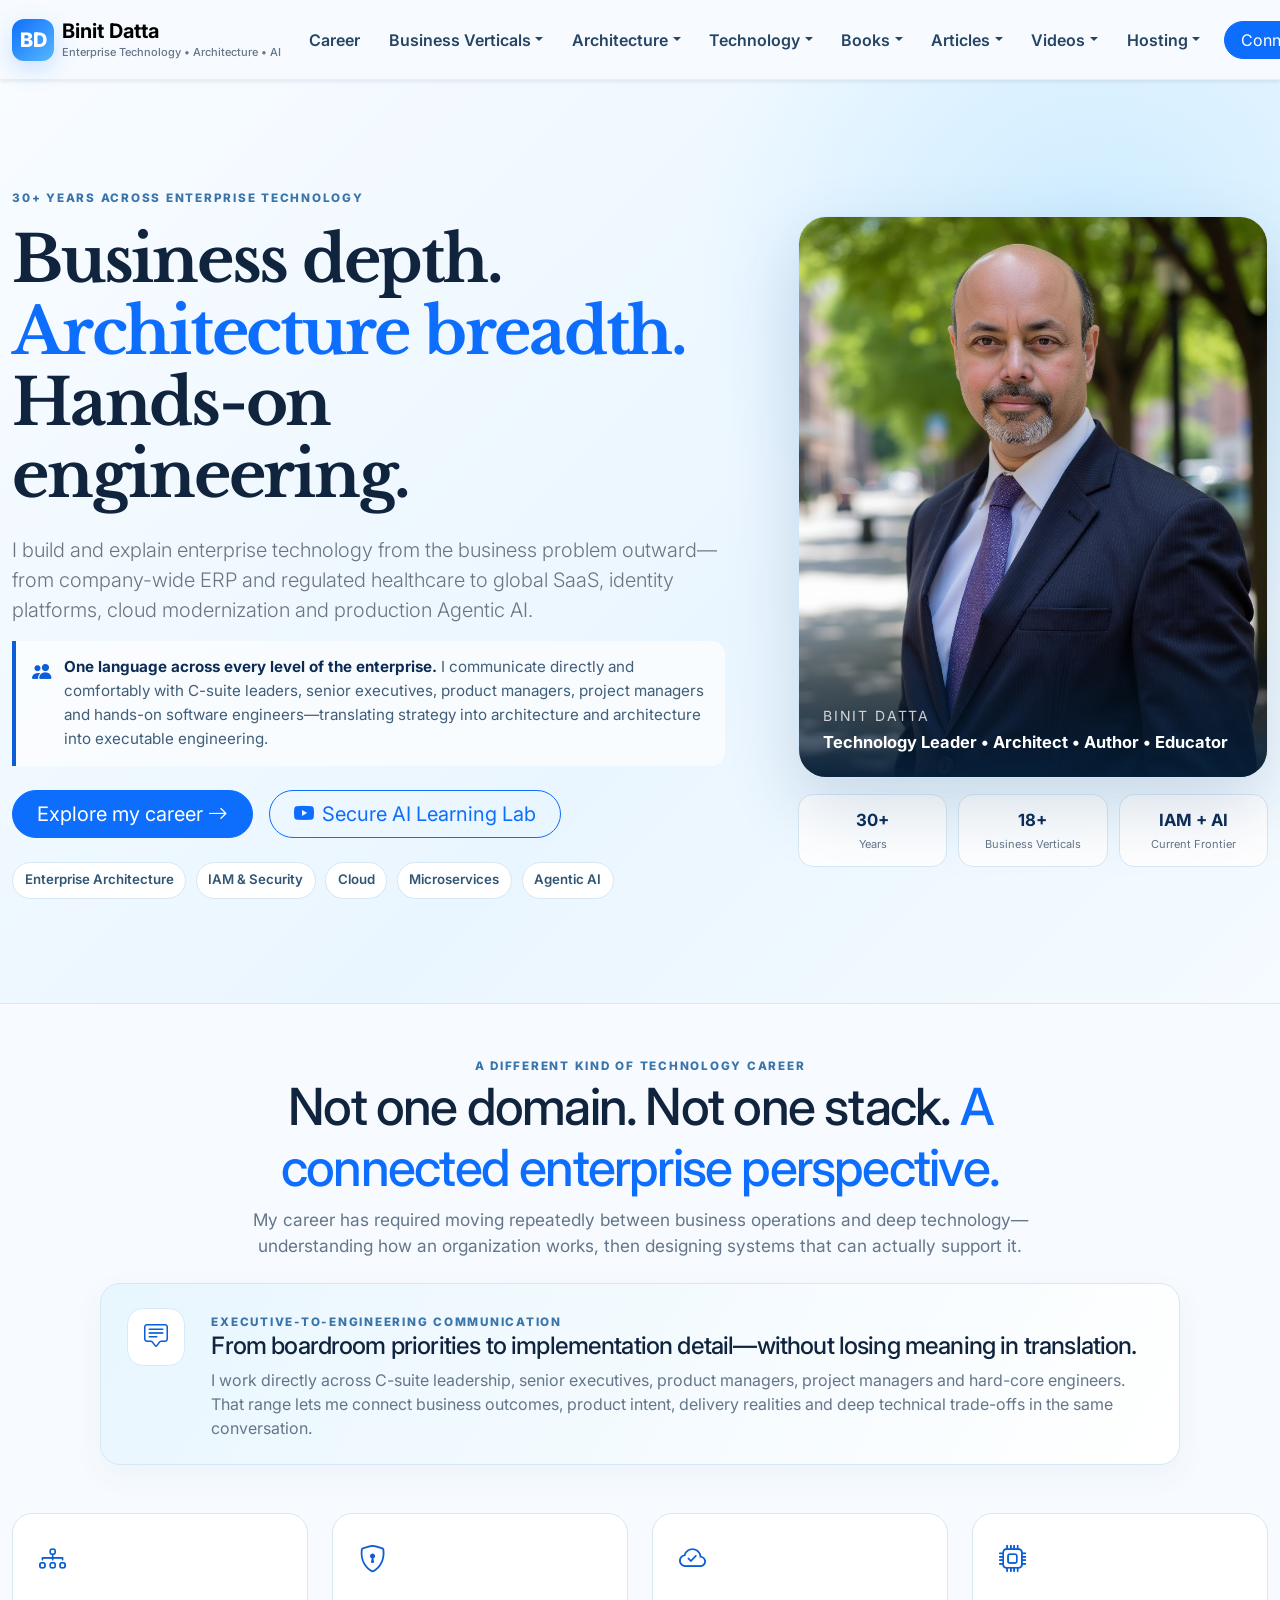
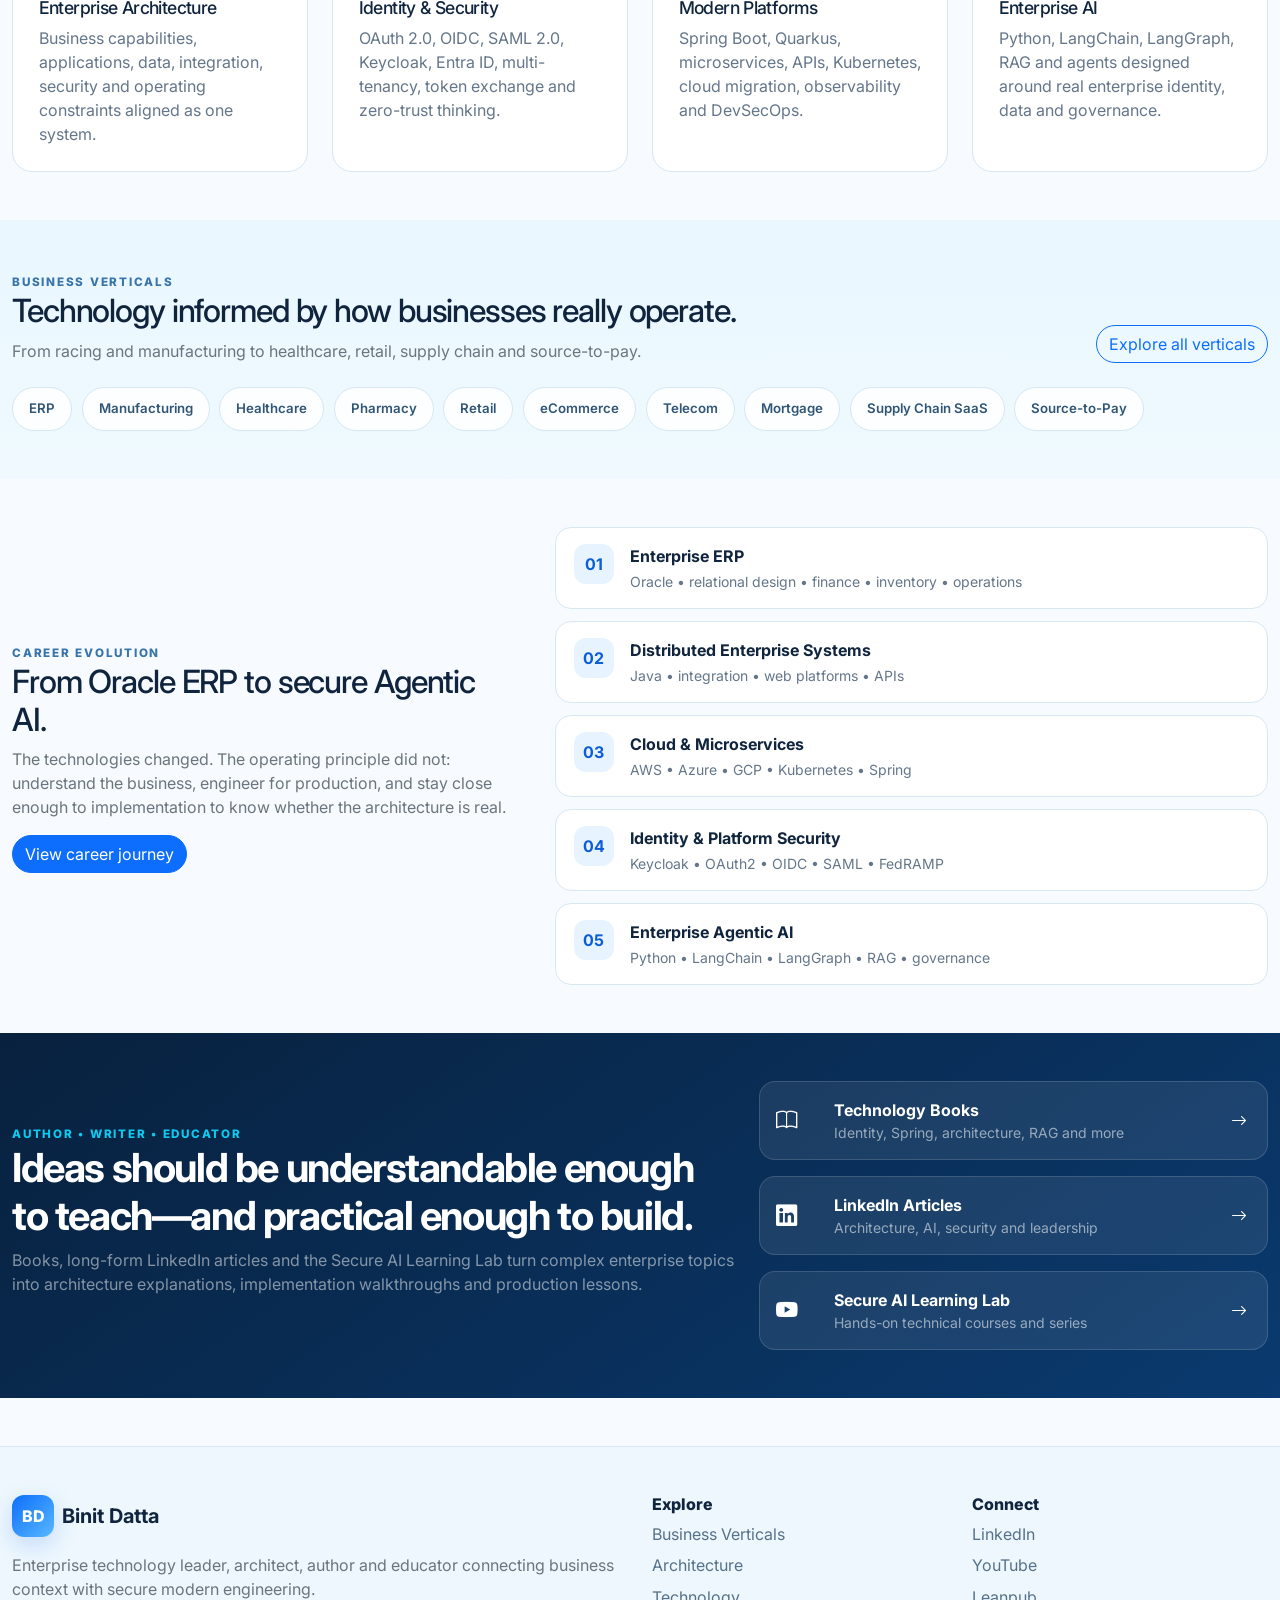
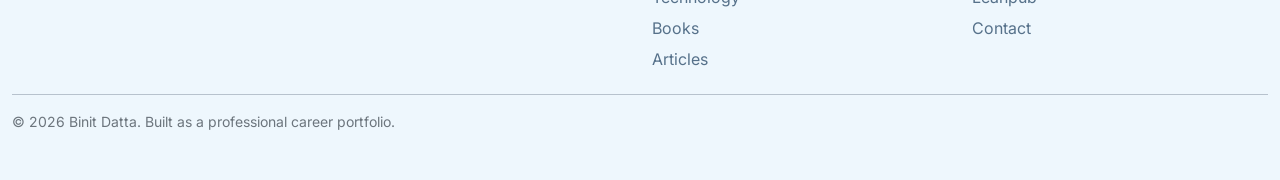
<file: index.html>
<!doctype html>
<html lang="en">
<head>
    <meta charset="utf-8">
    <meta name="viewport" content="width=device-width, initial-scale=1">
    <meta name="description"
          content="Binit Datta professional career portfolio spanning enterprise architecture, IAM, cloud, microservices and Agentic AI.">
    <title>Binit Datta | Enterprise Technology Leader, Architect, Author & Educator</title>
    <link rel="preconnect" href="https://fonts.googleapis.com">
    <link rel="preconnect" href="https://fonts.gstatic.com" crossorigin>
    <link href="https://fonts.googleapis.com/css2?family=Inter:wght@400;500;600;700;800&family=Libre+Baskerville:wght@700&display=swap"
          rel="stylesheet">
    <link href="https://cdn.jsdelivr.net/npm/bootstrap@5.3.3/dist/css/bootstrap.min.css" rel="stylesheet">
    <link rel="stylesheet" href="https://cdn.jsdelivr.net/npm/bootstrap-icons@1.11.3/font/bootstrap-icons.min.css">
    <link rel="stylesheet" href="styles.css">
</head>
<body>
<nav class="navbar navbar-expand-xl navbar-light sticky-top bd-navbar shadow-sm">
    <div class="container-xxl">
        <a class="navbar-brand d-flex align-items-center gap-2" href="index.html">
            <span class="brand-badge">BD</span>
            <span class="brand-text"><strong>Binit Datta</strong><small>Enterprise Technology • Architecture • AI</small></span>
        </a>
        <button class="navbar-toggler" type="button" data-bs-toggle="collapse" data-bs-target="#mainNav"
                aria-controls="mainNav" aria-expanded="false" aria-label="Toggle navigation"><span
                class="navbar-toggler-icon"></span></button>
        <div class="collapse navbar-collapse" id="mainNav">
            <ul class="navbar-nav ms-auto align-items-xl-center gap-xl-1">
                <li class="nav-item"><a class="nav-link" href="career.html">Career</a></li>
                <li class="nav-item dropdown">
                    <a class="nav-link dropdown-toggle" href="business-verticals.html" role="button"
                       data-bs-toggle="dropdown">Business Verticals</a>
                    <ul class="dropdown-menu dropdown-menu-lg-end mega-menu p-3">
                        <li><h6 class="dropdown-header">Industry Experience</h6></li>
                        <li><a class="dropdown-item" href="business-verticals.html#erp">ERP, Manufacturing &
                            Industrial</a></li>
                        <li><a class="dropdown-item" href="business-verticals.html#healthcare">Healthcare & Pharmacy</a>
                        </li>
                        <li><a class="dropdown-item" href="business-verticals.html#retail">Retail, eCommerce &
                            Consumer</a></li>
                        <li><a class="dropdown-item" href="business-verticals.html#finance">Financial Services &
                            Mortgage</a></li>
                        <li><a class="dropdown-item" href="business-verticals.html#supplychain">Supply Chain &
                            Source-to-Pay</a></li>
                        <li><a class="dropdown-item" href="business-verticals.html#other">Telecom, Services & Due
                            Diligence</a></li>
                        <li>
                            <hr class="dropdown-divider">
                        </li>
                        <li><a class="dropdown-item fw-semibold" href="business-verticals.html">View all 18+ verticals
                            →</a></li>
                    </ul>
                </li>
                <li class="nav-item dropdown">
                    <a class="nav-link dropdown-toggle" href="architecture.html" role="button"
                       data-bs-toggle="dropdown">Architecture</a>
                    <ul class="dropdown-menu dropdown-menu-lg-end mega-menu p-3">
                        <li><h6 class="dropdown-header">Architecture Portfolio</h6></li>
                        <li><a class="dropdown-item" href="architecture.html#erp-architecture">ERP & Enterprise
                            Platforms</a></li>
                        <li><a class="dropdown-item" href="architecture.html#iam-architecture">IAM & Security</a></li>
                        <li><a class="dropdown-item" href="architecture.html#data-architecture">Cloud, Data &
                            Analytics</a></li>
                        <li><a class="dropdown-item" href="architecture.html#ai-architecture">RAG & Agentic AI</a></li>
                        <li>
                            <hr class="dropdown-divider">
                        </li>
                        <li><a class="dropdown-item fw-semibold" href="architecture.html">Architecture archive: 1995 →
                            present</a></li>
                    </ul>
                </li>
                <li class="nav-item dropdown">
                    <a class="nav-link dropdown-toggle" href="technology.html" role="button" data-bs-toggle="dropdown">Technology</a>
                    <ul class="dropdown-menu dropdown-menu-lg-end mega-menu p-3">
                        <li><a class="dropdown-item" href="technology.html#iam">IAM & Cybersecurity</a></li>
                        <li><a class="dropdown-item" href="technology.html#java">Java, Spring & Quarkus</a></li>
                        <li><a class="dropdown-item" href="technology.html#cloud">Cloud, Kubernetes & DevSecOps</a></li>
                        <li><a class="dropdown-item" href="technology.html#integration">Microservices, APIs &
                            Integration</a></li>
                        <li><a class="dropdown-item" href="technology.html#data">Data, SQL & Analytics</a></li>
                        <li><a class="dropdown-item" href="technology.html#ai">GenAI, RAG & Agentic AI</a></li>
                        <li>
                            <hr class="dropdown-divider">
                        </li>
                        <li><a class="dropdown-item fw-semibold" href="technology.html">View technology portfolio →</a>
                        </li>
                    </ul>
                </li>
                <li class="nav-item dropdown"><a class="nav-link dropdown-toggle" href="books.html" role="button"
                                                 data-bs-toggle="dropdown">Books</a>
                    <ul class="dropdown-menu dropdown-menu-end">
                        <li><a class="dropdown-item" href="books.html#identity">Identity & Security</a></li>
                        <li><a class="dropdown-item" href="books.html#spring">Spring & Microservices</a></li>
                        <li><a class="dropdown-item" href="books.html#ai">AI & RAG</a></li>
                        <li><a class="dropdown-item" href="books.html#architecture">Enterprise Architecture</a></li>
                        <li>
                            <hr class="dropdown-divider">
                        </li>
                        <li><a class="dropdown-item fw-semibold" href="books.html">All books →</a></li>
                    </ul>
                </li>
                <li class="nav-item dropdown"><a class="nav-link dropdown-toggle" href="articles.html" role="button"
                                                 data-bs-toggle="dropdown">Articles</a>
                    <ul class="dropdown-menu dropdown-menu-end">
                        <li><a class="dropdown-item" href="articles.html#ai">AI & Agentic Systems</a></li>
                        <li><a class="dropdown-item" href="articles.html#security">Security & Identity</a></li>
                        <li><a class="dropdown-item" href="articles.html#architecture">Architecture & Microservices</a>
                        </li>
                        <li><a class="dropdown-item" href="articles.html#leadership">Leadership & Workforce</a></li>
                        <li>
                            <hr class="dropdown-divider">
                        </li>
                        <li><a class="dropdown-item fw-semibold" href="articles.html">Selected articles →</a></li>
                    </ul>
                </li>
                <li class="nav-item dropdown"><a class="nav-link dropdown-toggle" href="videos.html" role="button"
                                                 data-bs-toggle="dropdown">Videos</a>
                    <ul class="dropdown-menu dropdown-menu-end">
                        <li><a class="dropdown-item" href="videos.html#agentic">Agentic AI</a></li>
                        <li><a class="dropdown-item" href="videos.html#iam">IAM & Keycloak</a></li>
                        <li><a class="dropdown-item" href="videos.html#spring">Spring Boot & Security</a></li>
                        <li><a class="dropdown-item" href="videos.html#microservices">Microservices & Cloud</a></li>
                        <li><a class="dropdown-item" href="videos.html#python">Python, LangChain & LangGraph</a></li>
                        <li>
                            <hr class="dropdown-divider">
                        </li>
                        <li><a class="dropdown-item fw-semibold" href="https://www.youtube.com/@SecureAILearningLab"
                               target="_blank">Secure AI Learning Lab ↗</a></li>
                    </ul>
                </li>
                <li class="nav-item dropdown">
                    <a class="nav-link dropdown-toggle" href="#" id="hostingDropdown" role="button"
                       data-bs-toggle="dropdown" aria-expanded="false">Hosting</a>
                    <ul class="dropdown-menu dropdown-menu-end" aria-labelledby="hostingDropdown">
                        <li><a class="dropdown-item" href="web-hosting.html">Concepts</a></li>
                        <li><a class="dropdown-item" href="career-website-deployment-guide.html">Deployment Guide</a>
                        </li>
                    </ul>
                </li>
                <li class="nav-item ms-xl-2"><a class="btn btn-primary rounded-pill px-3"
                                                href="contact.html">Connect</a></li>
            </ul>
        </div>
    </div>
</nav>
<header class="hero-home overflow-hidden">
    <div class="container-xxl py-5 py-lg-6">
        <div class="row align-items-center g-5">
            <div class="col-lg-7"><span class="eyebrow">30+ YEARS ACROSS ENTERPRISE TECHNOLOGY</span>
                <h1 class="display-3 fw-bold mt-3">Business depth.<br><span
                        class="text-primary">Architecture breadth.</span><br>Hands-on engineering.</h1>
                <p class="lead text-secondary mt-4 max-copy">I build and explain enterprise technology from the business
                    problem outward—from company-wide ERP and regulated healthcare to global SaaS, identity platforms,
                    cloud modernization and production Agentic AI.</p>
                <p class="hero-communication mt-3"><i class="bi bi-people-fill"></i><span><strong>One language across every level of the enterprise.</strong> I communicate directly and comfortably with C-suite leaders, senior executives, product managers, project managers and hands-on software engineers—translating strategy into architecture and architecture into executable engineering.</span>
                </p>
                <div class="d-flex flex-wrap gap-3 mt-4"><a class="btn btn-primary btn-lg rounded-pill px-4"
                                                            href="career.html">Explore my career <i
                        class="bi bi-arrow-right"></i></a><a class="btn btn-outline-primary btn-lg rounded-pill px-4"
                                                             href="https://www.youtube.com/@SecureAILearningLab"
                                                             target="_blank"><i class="bi bi-youtube me-2"></i>Secure AI
                    Learning Lab</a></div>
                <div class="hero-chips mt-4">
                    <span>Enterprise Architecture</span><span>IAM & Security</span><span>Cloud</span><span>Microservices</span><span>Agentic AI</span>
                </div>
            </div>
            <div class="col-lg-5">
                <div class="portrait-card"><img src="assets/images/binit-datta-headshot.jpg"
                                                alt="Binit Datta professional headshot" class="hero-portrait">
                    <div class="portrait-overlay"><span
                            class="small text-uppercase letterspace">Binit Datta</span><strong>Technology Leader •
                        Architect • Author • Educator</strong></div>
                </div>
                <div class="profile-metrics mt-3">
                    <div><strong>30+</strong><span>Years</span></div>
                    <div><strong>18+</strong><span>Business Verticals</span></div>
                    <div><strong>IAM + AI</strong><span>Current Frontier</span></div>
                </div>
            </div>
        </div>
    </div>
</header>
<section class="py-5">
    <div class="container-xxl">
        <div class="section-intro text-center mx-auto"><span
                class="eyebrow">A DIFFERENT KIND OF TECHNOLOGY CAREER</span>
            <h2>Not one domain. Not one stack. <span class="text-primary">A connected enterprise perspective.</span>
            </h2>
            <p>My career has required moving repeatedly between business operations and deep technology—understanding
                how an organization works, then designing systems that can actually support it.</p></div>
        <div class="communication-band mt-4">
            <div class="communication-icon"><i class="bi bi-chat-square-text"></i></div>
            <div><span class="eyebrow">EXECUTIVE-TO-ENGINEERING COMMUNICATION</span>
                <h3 class="h4 mb-2">From boardroom priorities to implementation detail—without losing meaning in
                    translation.</h3>
                <p class="mb-0">I work directly across C-suite leadership, senior executives, product managers, project
                    managers and hard-core engineers. That range lets me connect business outcomes, product intent,
                    delivery realities and deep technical trade-offs in the same conversation.</p></div>
        </div>
        <div class="row g-4 mt-4">
            <div class="col-md-6 col-xl-3">
                <div class="feature-card"><i class="bi bi-diagram-3"></i>
                    <h3>Enterprise Architecture</h3>
                    <p>Business capabilities, applications, data, integration, security and operating constraints
                        aligned as one system.</p></div>
            </div>
            <div class="col-md-6 col-xl-3">
                <div class="feature-card"><i class="bi bi-shield-lock"></i>
                    <h3>Identity & Security</h3>
                    <p>OAuth 2.0, OIDC, SAML 2.0, Keycloak, Entra ID, multi-tenancy, token exchange and zero-trust
                        thinking.</p></div>
            </div>
            <div class="col-md-6 col-xl-3">
                <div class="feature-card"><i class="bi bi-cloud-check"></i>
                    <h3>Modern Platforms</h3>
                    <p>Spring Boot, Quarkus, microservices, APIs, Kubernetes, cloud migration, observability and
                        DevSecOps.</p></div>
            </div>
            <div class="col-md-6 col-xl-3">
                <div class="feature-card"><i class="bi bi-cpu"></i>
                    <h3>Enterprise AI</h3>
                    <p>Python, LangChain, LangGraph, RAG and agents designed around real enterprise identity, data and
                        governance.</p></div>
            </div>
        </div>
    </div>
</section>
<section class="py-5 bg-soft-blue">
    <div class="container-xxl">
        <div class="row align-items-end mb-4">
            <div class="col-lg-8"><span class="eyebrow">BUSINESS VERTICALS</span>
                <h2 class="mb-2">Technology informed by how businesses really operate.</h2>
                <p class="text-secondary mb-0">From racing and manufacturing to healthcare, retail, supply chain and
                    source-to-pay.</p></div>
            <div class="col-lg-4 text-lg-end"><a class="btn btn-outline-primary rounded-pill"
                                                 href="business-verticals.html">Explore all verticals</a></div>
        </div>
        <div class="industry-ribbon">
            <span>ERP</span><span>Manufacturing</span><span>Healthcare</span><span>Pharmacy</span><span>Retail</span><span>eCommerce</span><span>Telecom</span><span>Mortgage</span><span>Supply Chain SaaS</span><span>Source-to-Pay</span>
        </div>
    </div>
</section>
<section class="py-5">
    <div class="container-xxl">
        <div class="row g-5 align-items-center">
            <div class="col-lg-5"><span class="eyebrow">CAREER EVOLUTION</span>
                <h2>From Oracle ERP to secure Agentic AI.</h2>
                <p class="text-secondary">The technologies changed. The operating principle did not: understand the
                    business, engineer for production, and stay close enough to implementation to know whether the
                    architecture is real.</p><a href="career.html" class="btn btn-primary rounded-pill">View career
                    journey</a></div>
            <div class="col-lg-7">
                <div class="era-stack">
                    <div><b>01</b><span><strong>Enterprise ERP</strong><small>Oracle • relational design • finance • inventory • operations</small></span>
                    </div>
                    <div><b>02</b><span><strong>Distributed Enterprise Systems</strong><small>Java • integration • web platforms • APIs</small></span>
                    </div>
                    <div><b>03</b><span><strong>Cloud & Microservices</strong><small>AWS • Azure • GCP • Kubernetes • Spring</small></span>
                    </div>
                    <div><b>04</b><span><strong>Identity & Platform Security</strong><small>Keycloak • OAuth2 • OIDC • SAML • FedRAMP</small></span>
                    </div>
                    <div><b>05</b><span><strong>Enterprise Agentic AI</strong><small>Python • LangChain • LangGraph • RAG • governance</small></span>
                    </div>
                </div>
            </div>
        </div>
    </div>
</section>
<section class="py-5 bg-dark-blue text-white">
    <div class="container-xxl">
        <div class="row g-4 align-items-center">
            <div class="col-lg-7"><span class="eyebrow text-info">AUTHOR • WRITER • EDUCATOR</span>
                <h2 class="display-6 fw-bold">Ideas should be understandable enough to teach—and practical enough to
                    build.</h2>
                <p class="text-white-50">Books, long-form LinkedIn articles and the Secure AI Learning Lab turn complex
                    enterprise topics into architecture explanations, implementation walkthroughs and production
                    lessons.</p></div>
            <div class="col-lg-5">
                <div class="d-grid gap-3"><a class="media-link" href="books.html"><i
                        class="bi bi-book"></i><span><strong>Technology Books</strong><small>Identity, Spring, architecture, RAG and more</small></span><i
                        class="bi bi-arrow-right"></i></a><a class="media-link" href="articles.html"><i
                        class="bi bi-linkedin"></i><span><strong>LinkedIn Articles</strong><small>Architecture, AI, security and leadership</small></span><i
                        class="bi bi-arrow-right"></i></a><a class="media-link" href="videos.html"><i
                        class="bi bi-youtube"></i><span><strong>Secure AI Learning Lab</strong><small>Hands-on technical courses and series</small></span><i
                        class="bi bi-arrow-right"></i></a></div>
            </div>
        </div>
    </div>
</section>
<footer class="site-footer mt-5">
    <div class="container-xxl py-5">
        <div class="row g-4 align-items-start">
            <div class="col-lg-6">
                <div class="d-flex align-items-center gap-2 mb-3"><span class="brand-badge">BD</span><strong
                        class="fs-5">Binit Datta</strong></div>
                <p class="text-secondary mb-0">Enterprise technology leader, architect, author and educator connecting
                    business context with secure modern engineering.</p></div>
            <div class="col-lg-3"><h6>Explore</h6><a href="business-verticals.html">Business Verticals</a><a
                    href="architecture.html">Architecture</a><a href="technology.html">Technology</a><a
                    href="books.html">Books</a><a href="articles.html">Articles</a></div>
            <div class="col-lg-3"><h6>Connect</h6><a href="https://www.linkedin.com/in/binitdatta/" target="_blank">LinkedIn</a><a
                    href="https://www.youtube.com/@SecureAILearningLab" target="_blank">YouTube</a><a
                    href="https://leanpub.com/u/binitdatta2EKx_3SUrCOxN7dkY5u_pI" target="_blank">Leanpub</a><a
                    href="contact.html">Contact</a></div>
        </div>
        <hr>
        <div class="small text-secondary">© <span id="year"></span> Binit Datta. Built as a professional career
            portfolio.
        </div>
    </div>
</footer>
<script src="https://cdn.jsdelivr.net/npm/bootstrap@5.3.3/dist/js/bootstrap.bundle.min.js"></script>
<script src="script.js"></script>
</body>
</html>
</file>
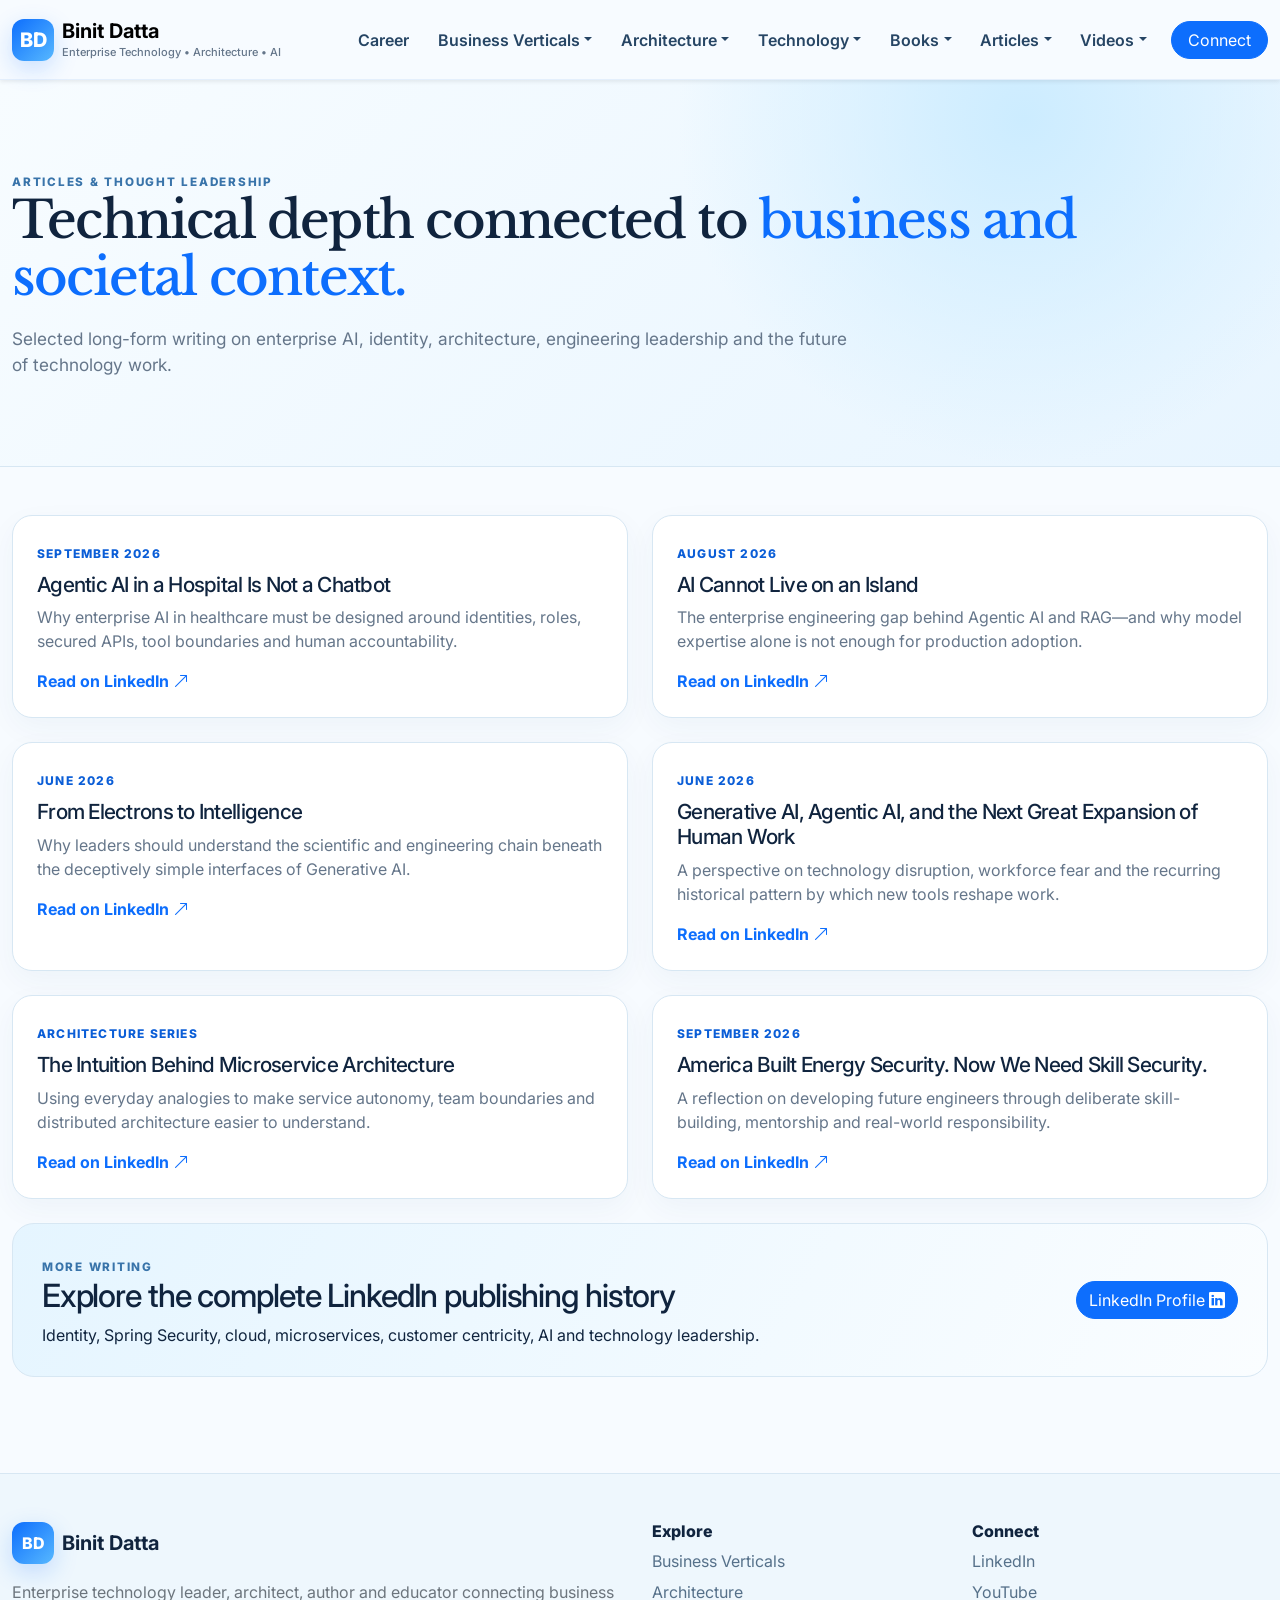
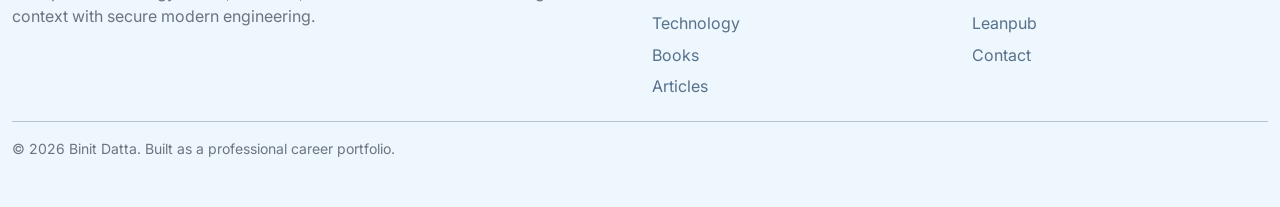
<file: articles.html>
<!doctype html>
<html lang="en">
<head>
    <meta charset="utf-8">
    <meta name="viewport" content="width=device-width, initial-scale=1">
    <meta name="description" content="Selected technology and leadership articles by Binit Datta.">
    <title>Articles | Binit Datta</title>
    <link rel="preconnect" href="https://fonts.googleapis.com">
    <link rel="preconnect" href="https://fonts.gstatic.com" crossorigin>
    <link href="https://fonts.googleapis.com/css2?family=Inter:wght@400;500;600;700;800&family=Libre+Baskerville:wght@700&display=swap"
          rel="stylesheet">
    <link href="https://cdn.jsdelivr.net/npm/bootstrap@5.3.3/dist/css/bootstrap.min.css" rel="stylesheet">
    <link rel="stylesheet" href="https://cdn.jsdelivr.net/npm/bootstrap-icons@1.11.3/font/bootstrap-icons.min.css">
    <link rel="stylesheet" href="styles.css">
</head>
<body>
<nav class="navbar navbar-expand-xl navbar-light sticky-top bd-navbar shadow-sm">
    <div class="container-xxl">
        <a class="navbar-brand d-flex align-items-center gap-2" href="index.html">
            <span class="brand-badge">BD</span>
            <span class="brand-text"><strong>Binit Datta</strong><small>Enterprise Technology • Architecture • AI</small></span>
        </a>
        <button class="navbar-toggler" type="button" data-bs-toggle="collapse" data-bs-target="#mainNav"
                aria-controls="mainNav" aria-expanded="false" aria-label="Toggle navigation"><span
                class="navbar-toggler-icon"></span></button>
        <div class="collapse navbar-collapse" id="mainNav">
            <ul class="navbar-nav ms-auto align-items-xl-center gap-xl-1">
                <li class="nav-item"><a class="nav-link" href="career.html">Career</a></li>
                <li class="nav-item dropdown">
                    <a class="nav-link dropdown-toggle" href="business-verticals.html" role="button"
                       data-bs-toggle="dropdown">Business Verticals</a>
                    <ul class="dropdown-menu dropdown-menu-lg-end mega-menu p-3">
                        <li><h6 class="dropdown-header">Industry Experience</h6></li>
                        <li><a class="dropdown-item" href="business-verticals.html#erp">ERP, Manufacturing &
                            Industrial</a></li>
                        <li><a class="dropdown-item" href="business-verticals.html#healthcare">Healthcare & Pharmacy</a>
                        </li>
                        <li><a class="dropdown-item" href="business-verticals.html#retail">Retail, eCommerce &
                            Consumer</a></li>
                        <li><a class="dropdown-item" href="business-verticals.html#finance">Financial Services &
                            Mortgage</a></li>
                        <li><a class="dropdown-item" href="business-verticals.html#supplychain">Supply Chain &
                            Source-to-Pay</a></li>
                        <li><a class="dropdown-item" href="business-verticals.html#other">Telecom, Services & Due
                            Diligence</a></li>
                        <li>
                            <hr class="dropdown-divider">
                        </li>
                        <li><a class="dropdown-item fw-semibold" href="business-verticals.html">View all 18+ verticals
                            →</a></li>
                    </ul>
                </li>
                <li class="nav-item dropdown">
                    <a class="nav-link dropdown-toggle" href="architecture.html" role="button"
                       data-bs-toggle="dropdown">Architecture</a>
                    <ul class="dropdown-menu dropdown-menu-lg-end mega-menu p-3">
                        <li><h6 class="dropdown-header">Architecture Portfolio</h6></li>
                        <li><a class="dropdown-item" href="architecture.html#erp-architecture">ERP & Enterprise
                            Platforms</a></li>
                        <li><a class="dropdown-item" href="architecture.html#iam-architecture">IAM & Security</a></li>
                        <li><a class="dropdown-item" href="architecture.html#data-architecture">Cloud, Data &
                            Analytics</a></li>
                        <li><a class="dropdown-item" href="architecture.html#ai-architecture">RAG & Agentic AI</a></li>
                        <li>
                            <hr class="dropdown-divider">
                        </li>
                        <li><a class="dropdown-item fw-semibold" href="architecture.html">Architecture archive: 1995 →
                            present</a></li>
                    </ul>
                </li>
                <li class="nav-item dropdown">
                    <a class="nav-link dropdown-toggle" href="technology.html" role="button" data-bs-toggle="dropdown">Technology</a>
                    <ul class="dropdown-menu dropdown-menu-lg-end mega-menu p-3">
                        <li><a class="dropdown-item" href="technology.html#iam">IAM & Cybersecurity</a></li>
                        <li><a class="dropdown-item" href="technology.html#java">Java, Spring & Quarkus</a></li>
                        <li><a class="dropdown-item" href="technology.html#cloud">Cloud, Kubernetes & DevSecOps</a></li>
                        <li><a class="dropdown-item" href="technology.html#integration">Microservices, APIs &
                            Integration</a></li>
                        <li><a class="dropdown-item" href="technology.html#data">Data, SQL & Analytics</a></li>
                        <li><a class="dropdown-item" href="technology.html#ai">GenAI, RAG & Agentic AI</a></li>
                        <li>
                            <hr class="dropdown-divider">
                        </li>
                        <li><a class="dropdown-item fw-semibold" href="technology.html">View technology portfolio →</a>
                        </li>
                    </ul>
                </li>
                <li class="nav-item dropdown"><a class="nav-link dropdown-toggle" href="books.html" role="button"
                                                 data-bs-toggle="dropdown">Books</a>
                    <ul class="dropdown-menu dropdown-menu-end">
                        <li><a class="dropdown-item" href="books.html#identity">Identity & Security</a></li>
                        <li><a class="dropdown-item" href="books.html#spring">Spring & Microservices</a></li>
                        <li><a class="dropdown-item" href="books.html#ai">AI & RAG</a></li>
                        <li><a class="dropdown-item" href="books.html#architecture">Enterprise Architecture</a></li>
                        <li>
                            <hr class="dropdown-divider">
                        </li>
                        <li><a class="dropdown-item fw-semibold" href="books.html">All books →</a></li>
                    </ul>
                </li>
                <li class="nav-item dropdown"><a class="nav-link dropdown-toggle" href="articles.html" role="button"
                                                 data-bs-toggle="dropdown">Articles</a>
                    <ul class="dropdown-menu dropdown-menu-end">
                        <li><a class="dropdown-item" href="articles.html#ai">AI & Agentic Systems</a></li>
                        <li><a class="dropdown-item" href="articles.html#security">Security & Identity</a></li>
                        <li><a class="dropdown-item" href="articles.html#architecture">Architecture & Microservices</a>
                        </li>
                        <li><a class="dropdown-item" href="articles.html#leadership">Leadership & Workforce</a></li>
                        <li>
                            <hr class="dropdown-divider">
                        </li>
                        <li><a class="dropdown-item fw-semibold" href="articles.html">Selected articles →</a></li>
                    </ul>
                </li>
                <li class="nav-item dropdown"><a class="nav-link dropdown-toggle" href="videos.html" role="button"
                                                 data-bs-toggle="dropdown">Videos</a>
                    <ul class="dropdown-menu dropdown-menu-end">
                        <li><a class="dropdown-item" href="videos.html#agentic">Agentic AI</a></li>
                        <li><a class="dropdown-item" href="videos.html#iam">IAM & Keycloak</a></li>
                        <li><a class="dropdown-item" href="videos.html#spring">Spring Boot & Security</a></li>
                        <li><a class="dropdown-item" href="videos.html#microservices">Microservices & Cloud</a></li>
                        <li><a class="dropdown-item" href="videos.html#python">Python, LangChain & LangGraph</a></li>
                        <li>
                            <hr class="dropdown-divider">
                        </li>
                        <li><a class="dropdown-item fw-semibold" href="https://www.youtube.com/@SecureAILearningLab"
                               target="_blank">Secure AI Learning Lab ↗</a></li>
                    </ul>
                </li>
                <li class="nav-item ms-xl-2"><a class="btn btn-primary rounded-pill px-3"
                                                href="contact.html">Connect</a></li>
            </ul>
        </div>
    </div>
</nav>
<header class="page-hero">
    <div class="container-xxl"><span class="eyebrow">ARTICLES & THOUGHT LEADERSHIP</span>
        <h1>Technical depth connected to <span class="text-primary">business and societal context.</span></h1>
        <p>Selected long-form writing on enterprise AI, identity, architecture, engineering leadership and the future of
            technology work.</p></div>
</header>
<main class="py-5">
    <div class="container-xxl">
        <div class="row g-4">
            <div class="col-lg-6" id="ai">
                <article class="article-card"><span class="article-date">September 2026</span>
                    <h2>Agentic AI in a Hospital Is Not a Chatbot</h2>
                    <p>Why enterprise AI in healthcare must be designed around identities, roles, secured APIs, tool
                        boundaries and human accountability.</p><a target="_blank"
                                                                   href="https://www.linkedin.com/pulse/agentic-ai-hospital-chatbot-building-around-identity-roles-datta-wkvic">Read
                        on LinkedIn <i class="bi bi-arrow-up-right"></i></a></article>
            </div>
            <div class="col-lg-6">
                <article class="article-card"><span class="article-date">August 2026</span>
                    <h2>AI Cannot Live on an Island</h2>
                    <p>The enterprise engineering gap behind Agentic AI and RAG—and why model expertise alone is not
                        enough for production adoption.</p><a target="_blank"
                                                              href="https://kr.linkedin.com/pulse/ai-cannot-live-island-enterprise-engineering-gap-behind-binit-datta-au3lc?tl=ko">Read
                        on LinkedIn <i class="bi bi-arrow-up-right"></i></a></article>
            </div>
            <div class="col-lg-6">
                <article class="article-card"><span class="article-date">June 2026</span>
                    <h2>From Electrons to Intelligence</h2>
                    <p>Why leaders should understand the scientific and engineering chain beneath the deceptively simple
                        interfaces of Generative AI.</p><a target="_blank"
                                                           href="https://jp.linkedin.com/pulse/from-electrons-intelligence-why-every-leader-must-understand-datta-jcemc?tl=ja">Read
                        on LinkedIn <i class="bi bi-arrow-up-right"></i></a></article>
            </div>
            <div class="col-lg-6">
                <article class="article-card"><span class="article-date">June 2026</span>
                    <h2>Generative AI, Agentic AI, and the Next Great Expansion of Human Work</h2>
                    <p>A perspective on technology disruption, workforce fear and the recurring historical pattern by
                        which new tools reshape work.</p><a target="_blank"
                                                            href="https://kr.linkedin.com/pulse/generative-ai-agentic-next-great-expansion-human-work-binit-datta-n7ngc?tl=ko">Read
                        on LinkedIn <i class="bi bi-arrow-up-right"></i></a></article>
            </div>
            <div class="col-lg-6" id="architecture">
                <article class="article-card"><span class="article-date">Architecture Series</span>
                    <h2>The Intuition Behind Microservice Architecture</h2>
                    <p>Using everyday analogies to make service autonomy, team boundaries and distributed architecture
                        easier to understand.</p><a target="_blank"
                                                    href="https://www.linkedin.com/pulse/intuition-behind-microservice-architecture-series-part-binit-datta">Read
                        on LinkedIn <i class="bi bi-arrow-up-right"></i></a></article>
            </div>
            <div class="col-lg-6" id="leadership">
                <article class="article-card"><span class="article-date">September 2026</span>
                    <h2>America Built Energy Security. Now We Need Skill Security.</h2>
                    <p>A reflection on developing future engineers through deliberate skill-building, mentorship and
                        real-world responsibility.</p><a target="_blank"
                                                         href="https://www.linkedin.com/pulse/america-built-energy-security-now-we-need-skill-binit-datta-0dndc">Read
                        on LinkedIn <i class="bi bi-arrow-up-right"></i></a></article>
            </div>
            <div class="col-12" id="security">
                <div class="cta-panel">
                    <div><span class="eyebrow">MORE WRITING</span>
                        <h2>Explore the complete LinkedIn publishing history</h2>
                        <p class="mb-0">Identity, Spring Security, cloud, microservices, customer centricity, AI and
                            technology leadership.</p></div>
                    <a target="_blank" class="btn btn-primary rounded-pill"
                       href="https://www.linkedin.com/in/binitdatta/">LinkedIn Profile <i
                            class="bi bi-linkedin"></i></a></div>
            </div>
        </div>
    </div>
</main>
<footer class="site-footer mt-5">
    <div class="container-xxl py-5">
        <div class="row g-4 align-items-start">
            <div class="col-lg-6">
                <div class="d-flex align-items-center gap-2 mb-3"><span class="brand-badge">BD</span><strong
                        class="fs-5">Binit Datta</strong></div>
                <p class="text-secondary mb-0">Enterprise technology leader, architect, author and educator connecting
                    business context with secure modern engineering.</p></div>
            <div class="col-lg-3"><h6>Explore</h6><a href="business-verticals.html">Business Verticals</a><a
                    href="architecture.html">Architecture</a><a href="technology.html">Technology</a><a
                    href="books.html">Books</a><a href="articles.html">Articles</a></div>
            <div class="col-lg-3"><h6>Connect</h6><a href="https://www.linkedin.com/in/binitdatta/" target="_blank">LinkedIn</a><a
                    href="https://www.youtube.com/@SecureAILearningLab" target="_blank">YouTube</a><a
                    href="https://leanpub.com/u/binitdatta2EKx_3SUrCOxN7dkY5u_pI" target="_blank">Leanpub</a><a
                    href="contact.html">Contact</a></div>
        </div>
        <hr>
        <div class="small text-secondary">© <span id="year"></span> Binit Datta. Built as a professional career
            portfolio.
        </div>
    </div>
</footer>
<script src="https://cdn.jsdelivr.net/npm/bootstrap@5.3.3/dist/js/bootstrap.bundle.min.js"></script>
<script src="script.js"></script>
</body>
</html>
</file>
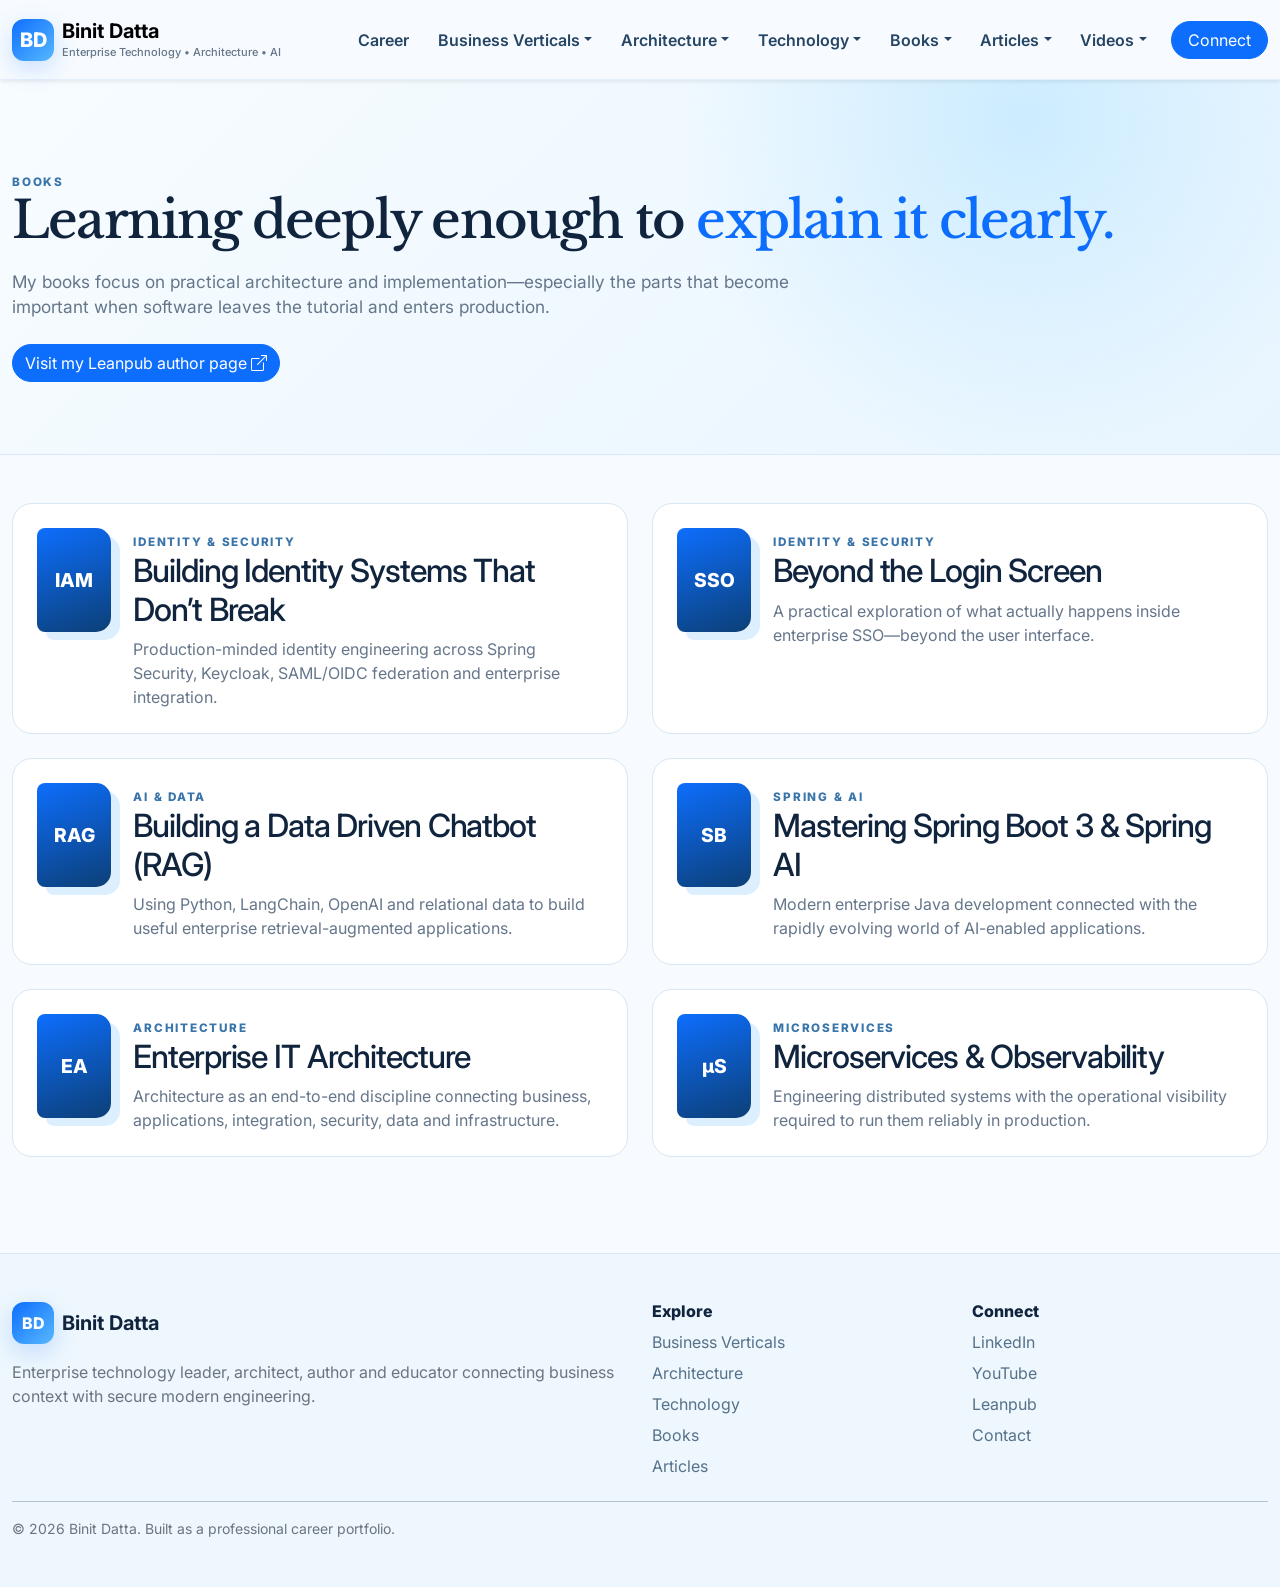
<file: books.html>
<!doctype html>
<html lang="en">
<head>
    <meta charset="utf-8">
    <meta name="viewport" content="width=device-width, initial-scale=1">
    <meta name="description"
          content="Technology books by Binit Datta on identity, Spring, enterprise architecture and AI.">
    <title>Books | Binit Datta</title>
    <link rel="preconnect" href="https://fonts.googleapis.com">
    <link rel="preconnect" href="https://fonts.gstatic.com" crossorigin>
    <link href="https://fonts.googleapis.com/css2?family=Inter:wght@400;500;600;700;800&family=Libre+Baskerville:wght@700&display=swap"
          rel="stylesheet">
    <link href="https://cdn.jsdelivr.net/npm/bootstrap@5.3.3/dist/css/bootstrap.min.css" rel="stylesheet">
    <link rel="stylesheet" href="https://cdn.jsdelivr.net/npm/bootstrap-icons@1.11.3/font/bootstrap-icons.min.css">
    <link rel="stylesheet" href="styles.css">
</head>
<body>
<nav class="navbar navbar-expand-xl navbar-light sticky-top bd-navbar shadow-sm">
    <div class="container-xxl">
        <a class="navbar-brand d-flex align-items-center gap-2" href="index.html">
            <span class="brand-badge">BD</span>
            <span class="brand-text"><strong>Binit Datta</strong><small>Enterprise Technology • Architecture • AI</small></span>
        </a>
        <button class="navbar-toggler" type="button" data-bs-toggle="collapse" data-bs-target="#mainNav"
                aria-controls="mainNav" aria-expanded="false" aria-label="Toggle navigation"><span
                class="navbar-toggler-icon"></span></button>
        <div class="collapse navbar-collapse" id="mainNav">
            <ul class="navbar-nav ms-auto align-items-xl-center gap-xl-1">
                <li class="nav-item"><a class="nav-link" href="career.html">Career</a></li>
                <li class="nav-item dropdown">
                    <a class="nav-link dropdown-toggle" href="business-verticals.html" role="button"
                       data-bs-toggle="dropdown">Business Verticals</a>
                    <ul class="dropdown-menu dropdown-menu-lg-end mega-menu p-3">
                        <li><h6 class="dropdown-header">Industry Experience</h6></li>
                        <li><a class="dropdown-item" href="business-verticals.html#erp">ERP, Manufacturing &
                            Industrial</a></li>
                        <li><a class="dropdown-item" href="business-verticals.html#healthcare">Healthcare & Pharmacy</a>
                        </li>
                        <li><a class="dropdown-item" href="business-verticals.html#retail">Retail, eCommerce &
                            Consumer</a></li>
                        <li><a class="dropdown-item" href="business-verticals.html#finance">Financial Services &
                            Mortgage</a></li>
                        <li><a class="dropdown-item" href="business-verticals.html#supplychain">Supply Chain &
                            Source-to-Pay</a></li>
                        <li><a class="dropdown-item" href="business-verticals.html#other">Telecom, Services & Due
                            Diligence</a></li>
                        <li>
                            <hr class="dropdown-divider">
                        </li>
                        <li><a class="dropdown-item fw-semibold" href="business-verticals.html">View all 18+ verticals
                            →</a></li>
                    </ul>
                </li>
                <li class="nav-item dropdown">
                    <a class="nav-link dropdown-toggle" href="architecture.html" role="button"
                       data-bs-toggle="dropdown">Architecture</a>
                    <ul class="dropdown-menu dropdown-menu-lg-end mega-menu p-3">
                        <li><h6 class="dropdown-header">Architecture Portfolio</h6></li>
                        <li><a class="dropdown-item" href="architecture.html#erp-architecture">ERP & Enterprise
                            Platforms</a></li>
                        <li><a class="dropdown-item" href="architecture.html#iam-architecture">IAM & Security</a></li>
                        <li><a class="dropdown-item" href="architecture.html#data-architecture">Cloud, Data &
                            Analytics</a></li>
                        <li><a class="dropdown-item" href="architecture.html#ai-architecture">RAG & Agentic AI</a></li>
                        <li>
                            <hr class="dropdown-divider">
                        </li>
                        <li><a class="dropdown-item fw-semibold" href="architecture.html">Architecture archive: 1995 →
                            present</a></li>
                    </ul>
                </li>
                <li class="nav-item dropdown">
                    <a class="nav-link dropdown-toggle" href="technology.html" role="button" data-bs-toggle="dropdown">Technology</a>
                    <ul class="dropdown-menu dropdown-menu-lg-end mega-menu p-3">
                        <li><a class="dropdown-item" href="technology.html#iam">IAM & Cybersecurity</a></li>
                        <li><a class="dropdown-item" href="technology.html#java">Java, Spring & Quarkus</a></li>
                        <li><a class="dropdown-item" href="technology.html#cloud">Cloud, Kubernetes & DevSecOps</a></li>
                        <li><a class="dropdown-item" href="technology.html#integration">Microservices, APIs &
                            Integration</a></li>
                        <li><a class="dropdown-item" href="technology.html#data">Data, SQL & Analytics</a></li>
                        <li><a class="dropdown-item" href="technology.html#ai">GenAI, RAG & Agentic AI</a></li>
                        <li>
                            <hr class="dropdown-divider">
                        </li>
                        <li><a class="dropdown-item fw-semibold" href="technology.html">View technology portfolio →</a>
                        </li>
                    </ul>
                </li>
                <li class="nav-item dropdown"><a class="nav-link dropdown-toggle" href="books.html" role="button"
                                                 data-bs-toggle="dropdown">Books</a>
                    <ul class="dropdown-menu dropdown-menu-end">
                        <li><a class="dropdown-item" href="books.html#identity">Identity & Security</a></li>
                        <li><a class="dropdown-item" href="books.html#spring">Spring & Microservices</a></li>
                        <li><a class="dropdown-item" href="books.html#ai">AI & RAG</a></li>
                        <li><a class="dropdown-item" href="books.html#architecture">Enterprise Architecture</a></li>
                        <li>
                            <hr class="dropdown-divider">
                        </li>
                        <li><a class="dropdown-item fw-semibold" href="books.html">All books →</a></li>
                    </ul>
                </li>
                <li class="nav-item dropdown"><a class="nav-link dropdown-toggle" href="articles.html" role="button"
                                                 data-bs-toggle="dropdown">Articles</a>
                    <ul class="dropdown-menu dropdown-menu-end">
                        <li><a class="dropdown-item" href="articles.html#ai">AI & Agentic Systems</a></li>
                        <li><a class="dropdown-item" href="articles.html#security">Security & Identity</a></li>
                        <li><a class="dropdown-item" href="articles.html#architecture">Architecture & Microservices</a>
                        </li>
                        <li><a class="dropdown-item" href="articles.html#leadership">Leadership & Workforce</a></li>
                        <li>
                            <hr class="dropdown-divider">
                        </li>
                        <li><a class="dropdown-item fw-semibold" href="articles.html">Selected articles →</a></li>
                    </ul>
                </li>
                <li class="nav-item dropdown"><a class="nav-link dropdown-toggle" href="videos.html" role="button"
                                                 data-bs-toggle="dropdown">Videos</a>
                    <ul class="dropdown-menu dropdown-menu-end">
                        <li><a class="dropdown-item" href="videos.html#agentic">Agentic AI</a></li>
                        <li><a class="dropdown-item" href="videos.html#iam">IAM & Keycloak</a></li>
                        <li><a class="dropdown-item" href="videos.html#spring">Spring Boot & Security</a></li>
                        <li><a class="dropdown-item" href="videos.html#microservices">Microservices & Cloud</a></li>
                        <li><a class="dropdown-item" href="videos.html#python">Python, LangChain & LangGraph</a></li>
                        <li>
                            <hr class="dropdown-divider">
                        </li>
                        <li><a class="dropdown-item fw-semibold" href="https://www.youtube.com/@SecureAILearningLab"
                               target="_blank">Secure AI Learning Lab ↗</a></li>
                    </ul>
                </li>
                <li class="nav-item ms-xl-2"><a class="btn btn-primary rounded-pill px-3"
                                                href="contact.html">Connect</a></li>
            </ul>
        </div>
    </div>
</nav>
<header class="page-hero">
    <div class="container-xxl"><span class="eyebrow">BOOKS</span>
        <h1>Learning deeply enough to <span class="text-primary">explain it clearly.</span></h1>
        <p>My books focus on practical architecture and implementation—especially the parts that become important when
            software leaves the tutorial and enters production.</p>
        <div class="mt-4"><a class="btn btn-primary rounded-pill" target="_blank"
                             href="https://leanpub.com/u/binitdatta2EKx_3SUrCOxN7dkY5u_pI">Visit my Leanpub author page
            <i class="bi bi-box-arrow-up-right"></i></a></div>
    </div>
</header>
<main class="py-5">
    <div class="container-xxl">
        <div class="row g-4">
            <div class="col-lg-6" id="identity">
                <article class="book-card">
                    <div class="book-spine">IAM</div>
                    <div><span class="eyebrow">IDENTITY & SECURITY</span>
                        <h2>Building Identity Systems That Don’t Break</h2>
                        <p>Production-minded identity engineering across Spring Security, Keycloak, SAML/OIDC federation
                            and enterprise integration.</p></div>
                </article>
            </div>
            <div class="col-lg-6">
                <article class="book-card">
                    <div class="book-spine">SSO</div>
                    <div><span class="eyebrow">IDENTITY & SECURITY</span>
                        <h2>Beyond the Login Screen</h2>
                        <p>A practical exploration of what actually happens inside enterprise SSO—beyond the user
                            interface.</p></div>
                </article>
            </div>
            <div class="col-lg-6" id="ai">
                <article class="book-card">
                    <div class="book-spine">RAG</div>
                    <div><span class="eyebrow">AI & DATA</span>
                        <h2>Building a Data Driven Chatbot (RAG)</h2>
                        <p>Using Python, LangChain, OpenAI and relational data to build useful enterprise
                            retrieval-augmented applications.</p></div>
                </article>
            </div>
            <div class="col-lg-6" id="spring">
                <article class="book-card">
                    <div class="book-spine">SB</div>
                    <div><span class="eyebrow">SPRING & AI</span>
                        <h2>Mastering Spring Boot 3 & Spring AI</h2>
                        <p>Modern enterprise Java development connected with the rapidly evolving world of AI-enabled
                            applications.</p></div>
                </article>
            </div>
            <div class="col-lg-6" id="architecture">
                <article class="book-card">
                    <div class="book-spine">EA</div>
                    <div><span class="eyebrow">ARCHITECTURE</span>
                        <h2>Enterprise IT Architecture</h2>
                        <p>Architecture as an end-to-end discipline connecting business, applications, integration,
                            security, data and infrastructure.</p></div>
                </article>
            </div>
            <div class="col-lg-6">
                <article class="book-card">
                    <div class="book-spine">μS</div>
                    <div><span class="eyebrow">MICROSERVICES</span>
                        <h2>Microservices & Observability</h2>
                        <p>Engineering distributed systems with the operational visibility required to run them reliably
                            in production.</p></div>
                </article>
            </div>
        </div>
    </div>
</main>
<footer class="site-footer mt-5">
    <div class="container-xxl py-5">
        <div class="row g-4 align-items-start">
            <div class="col-lg-6">
                <div class="d-flex align-items-center gap-2 mb-3"><span class="brand-badge">BD</span><strong
                        class="fs-5">Binit Datta</strong></div>
                <p class="text-secondary mb-0">Enterprise technology leader, architect, author and educator connecting
                    business context with secure modern engineering.</p></div>
            <div class="col-lg-3"><h6>Explore</h6><a href="business-verticals.html">Business Verticals</a><a
                    href="architecture.html">Architecture</a><a href="technology.html">Technology</a><a
                    href="books.html">Books</a><a href="articles.html">Articles</a></div>
            <div class="col-lg-3"><h6>Connect</h6><a href="https://www.linkedin.com/in/binitdatta/" target="_blank">LinkedIn</a><a
                    href="https://www.youtube.com/@SecureAILearningLab" target="_blank">YouTube</a><a
                    href="https://leanpub.com/u/binitdatta2EKx_3SUrCOxN7dkY5u_pI" target="_blank">Leanpub</a><a
                    href="contact.html">Contact</a></div>
        </div>
        <hr>
        <div class="small text-secondary">© <span id="year"></span> Binit Datta. Built as a professional career
            portfolio.
        </div>
    </div>
</footer>
<script src="https://cdn.jsdelivr.net/npm/bootstrap@5.3.3/dist/js/bootstrap.bundle.min.js"></script>
<script src="script.js"></script>
</body>
</html>
</file>
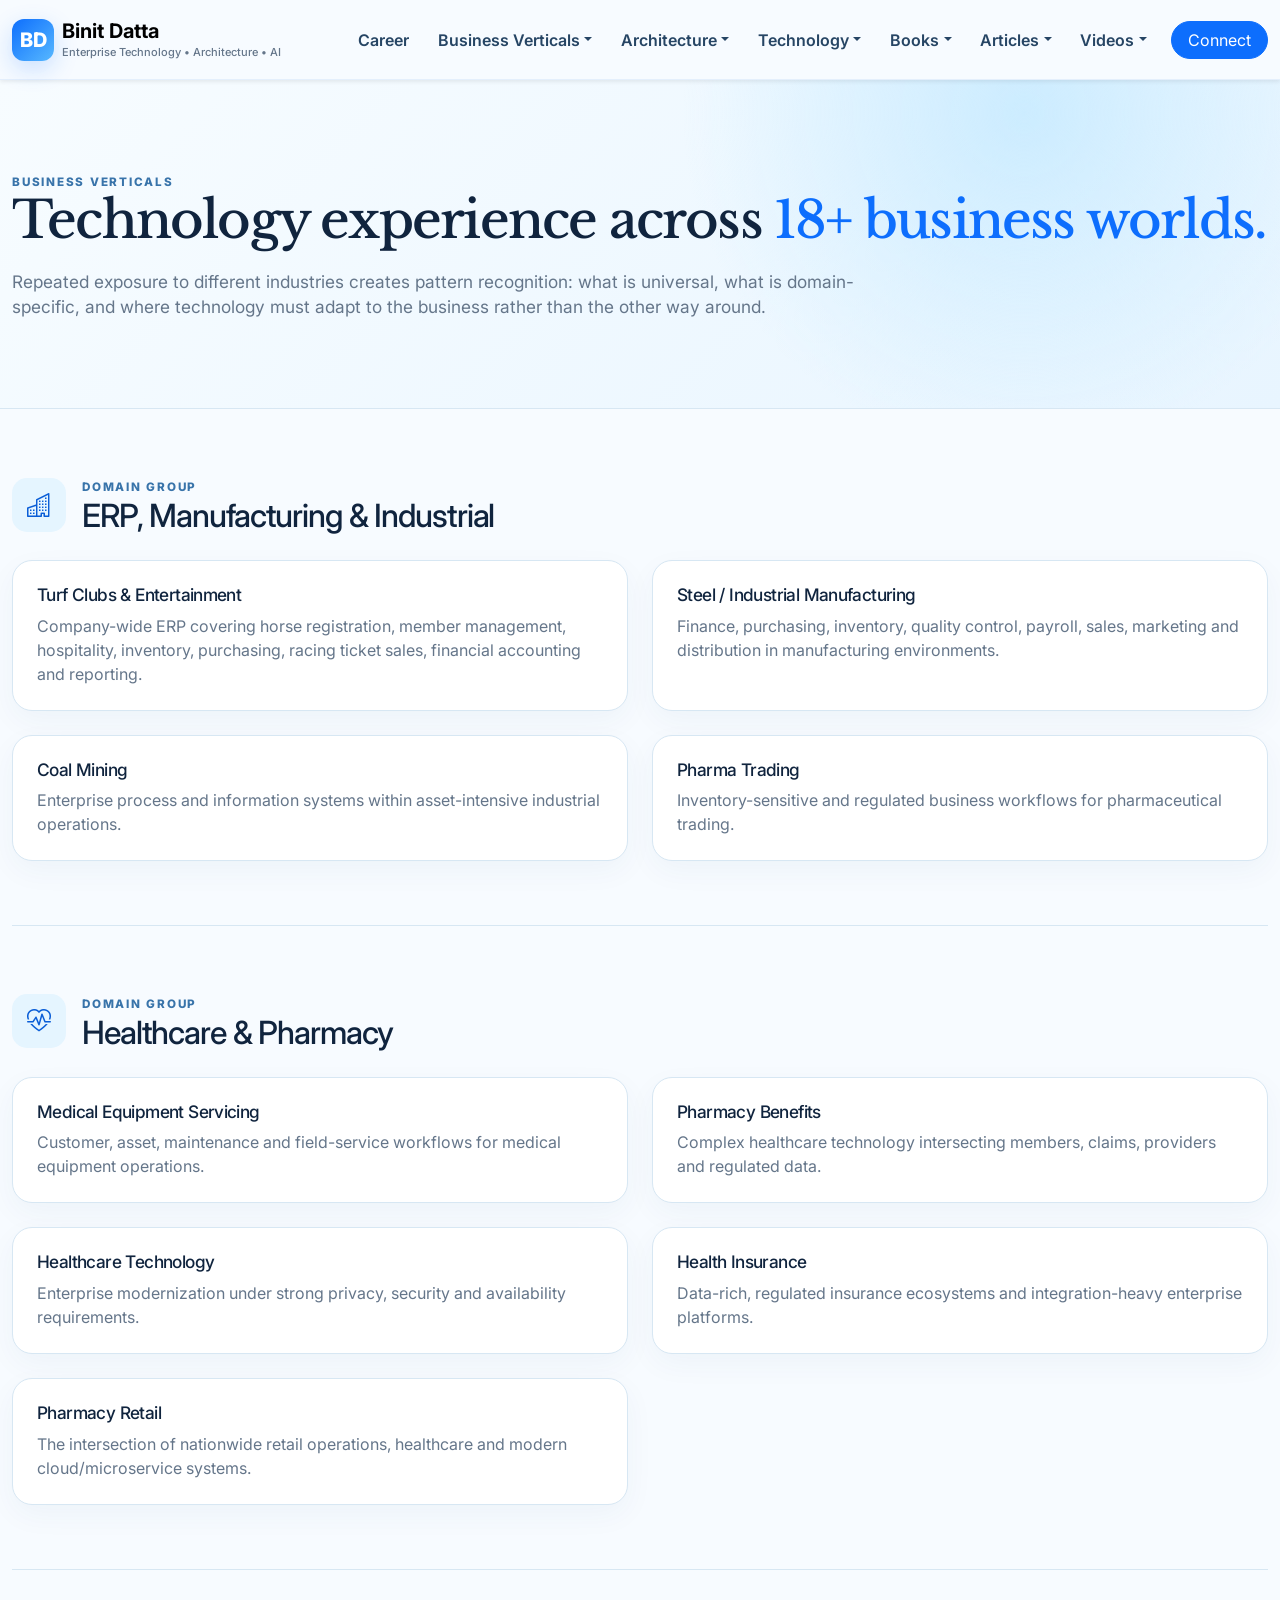
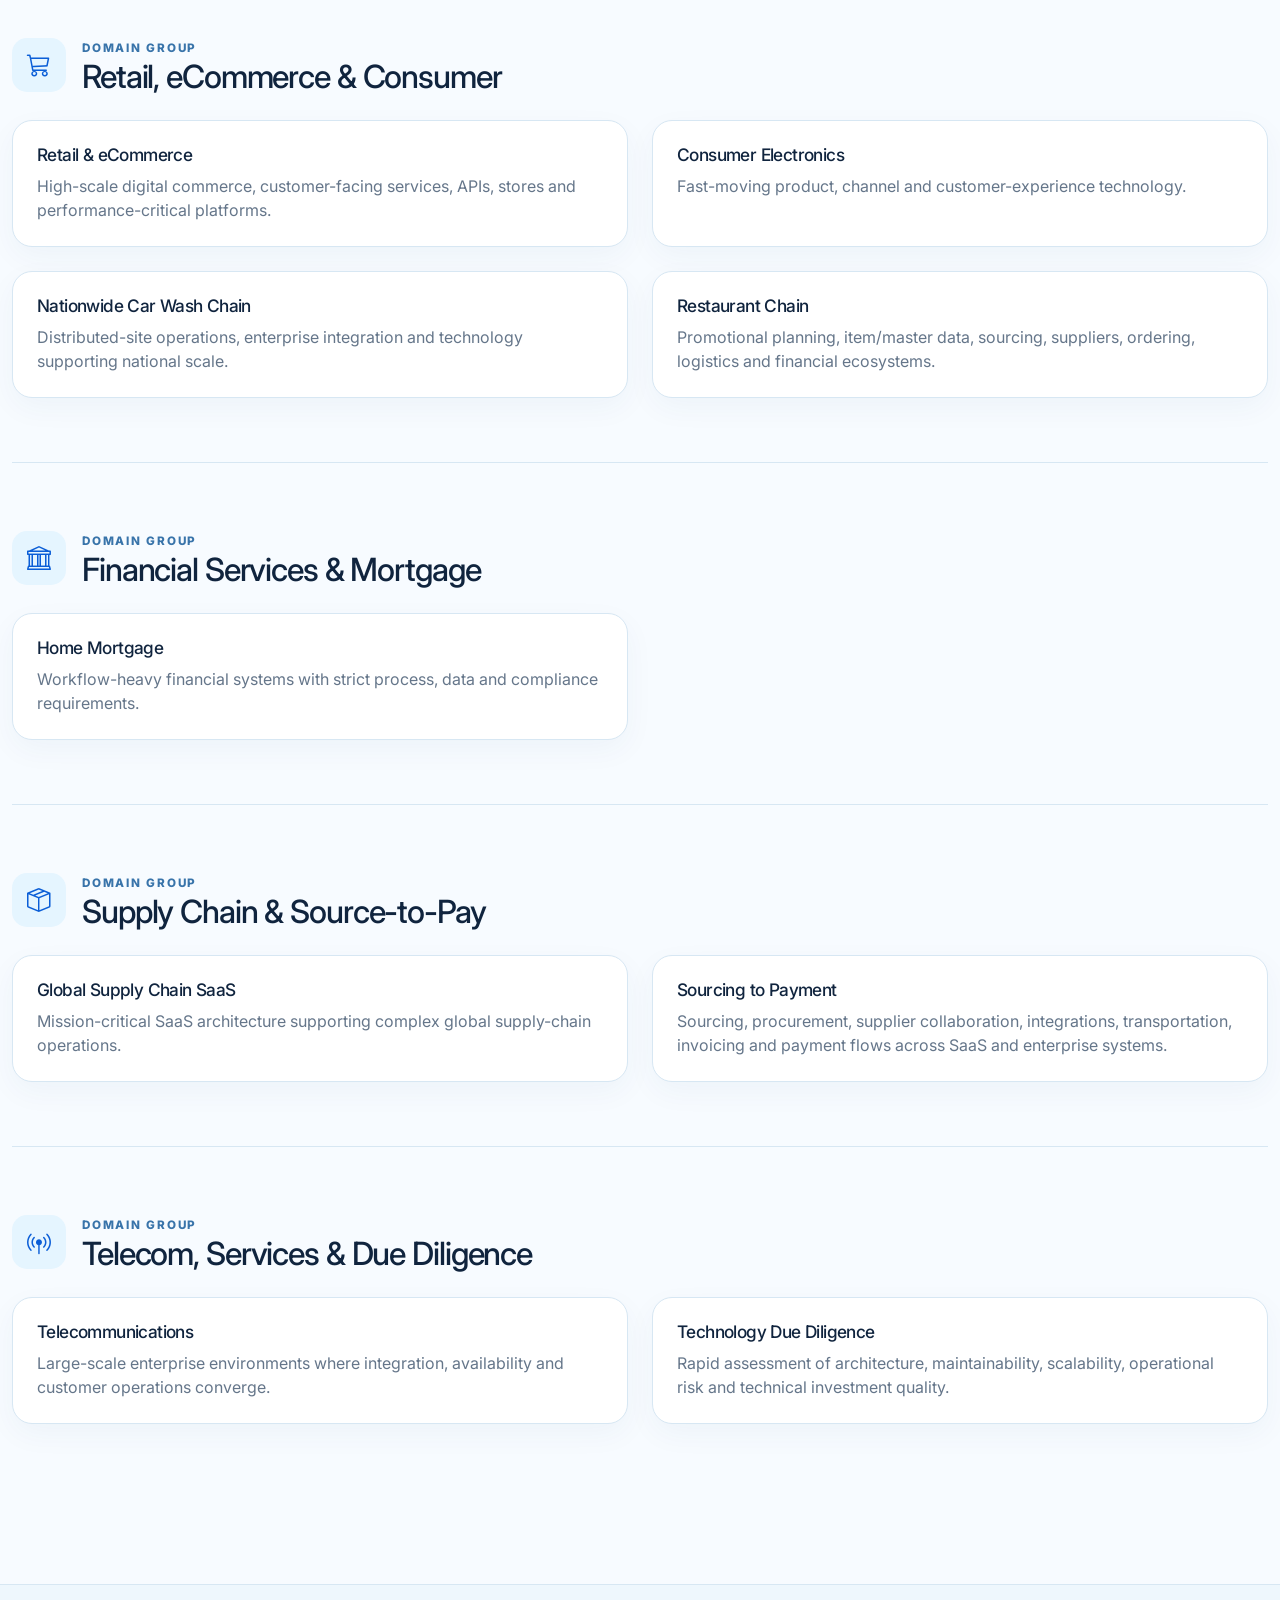
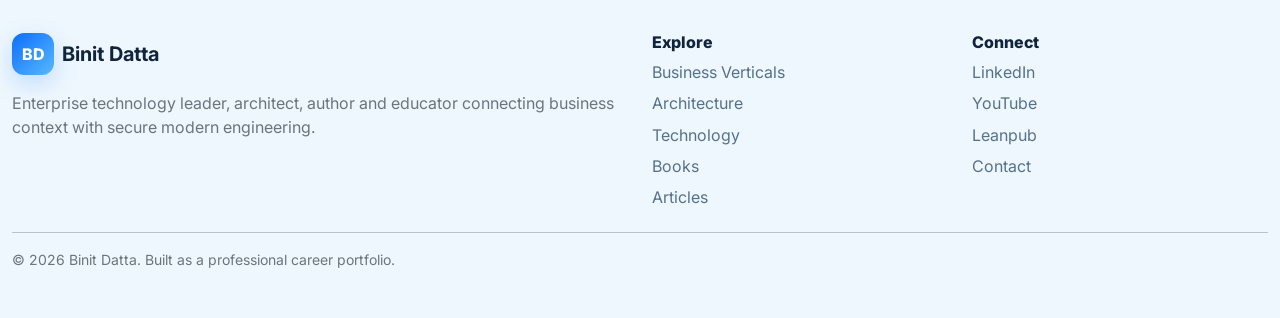
<file: business-verticals.html>
<!doctype html>
<html lang="en">
<head>
    <meta charset="utf-8">
    <meta name="viewport" content="width=device-width, initial-scale=1">
    <meta name="description"
          content="Business-domain experience across 18+ industries including healthcare, retail, manufacturing and supply chain.">
    <title>Business Verticals | Binit Datta</title>
    <link rel="preconnect" href="https://fonts.googleapis.com">
    <link rel="preconnect" href="https://fonts.gstatic.com" crossorigin>
    <link href="https://fonts.googleapis.com/css2?family=Inter:wght@400;500;600;700;800&family=Libre+Baskerville:wght@700&display=swap"
          rel="stylesheet">
    <link href="https://cdn.jsdelivr.net/npm/bootstrap@5.3.3/dist/css/bootstrap.min.css" rel="stylesheet">
    <link rel="stylesheet" href="https://cdn.jsdelivr.net/npm/bootstrap-icons@1.11.3/font/bootstrap-icons.min.css">
    <link rel="stylesheet" href="styles.css">
</head>
<body>
<nav class="navbar navbar-expand-xl navbar-light sticky-top bd-navbar shadow-sm">
    <div class="container-xxl">
        <a class="navbar-brand d-flex align-items-center gap-2" href="index.html">
            <span class="brand-badge">BD</span>
            <span class="brand-text"><strong>Binit Datta</strong><small>Enterprise Technology • Architecture • AI</small></span>
        </a>
        <button class="navbar-toggler" type="button" data-bs-toggle="collapse" data-bs-target="#mainNav"
                aria-controls="mainNav" aria-expanded="false" aria-label="Toggle navigation"><span
                class="navbar-toggler-icon"></span></button>
        <div class="collapse navbar-collapse" id="mainNav">
            <ul class="navbar-nav ms-auto align-items-xl-center gap-xl-1">
                <li class="nav-item"><a class="nav-link" href="career.html">Career</a></li>
                <li class="nav-item dropdown">
                    <a class="nav-link dropdown-toggle" href="business-verticals.html" role="button"
                       data-bs-toggle="dropdown">Business Verticals</a>
                    <ul class="dropdown-menu dropdown-menu-lg-end mega-menu p-3">
                        <li><h6 class="dropdown-header">Industry Experience</h6></li>
                        <li><a class="dropdown-item" href="business-verticals.html#erp">ERP, Manufacturing &
                            Industrial</a></li>
                        <li><a class="dropdown-item" href="business-verticals.html#healthcare">Healthcare & Pharmacy</a>
                        </li>
                        <li><a class="dropdown-item" href="business-verticals.html#retail">Retail, eCommerce &
                            Consumer</a></li>
                        <li><a class="dropdown-item" href="business-verticals.html#finance">Financial Services &
                            Mortgage</a></li>
                        <li><a class="dropdown-item" href="business-verticals.html#supplychain">Supply Chain &
                            Source-to-Pay</a></li>
                        <li><a class="dropdown-item" href="business-verticals.html#other">Telecom, Services & Due
                            Diligence</a></li>
                        <li>
                            <hr class="dropdown-divider">
                        </li>
                        <li><a class="dropdown-item fw-semibold" href="business-verticals.html">View all 18+ verticals
                            →</a></li>
                    </ul>
                </li>
                <li class="nav-item dropdown">
                    <a class="nav-link dropdown-toggle" href="architecture.html" role="button"
                       data-bs-toggle="dropdown">Architecture</a>
                    <ul class="dropdown-menu dropdown-menu-lg-end mega-menu p-3">
                        <li><h6 class="dropdown-header">Architecture Portfolio</h6></li>
                        <li><a class="dropdown-item" href="architecture.html#erp-architecture">ERP & Enterprise
                            Platforms</a></li>
                        <li><a class="dropdown-item" href="architecture.html#iam-architecture">IAM & Security</a></li>
                        <li><a class="dropdown-item" href="architecture.html#data-architecture">Cloud, Data &
                            Analytics</a></li>
                        <li><a class="dropdown-item" href="architecture.html#ai-architecture">RAG & Agentic AI</a></li>
                        <li>
                            <hr class="dropdown-divider">
                        </li>
                        <li><a class="dropdown-item fw-semibold" href="architecture.html">Architecture archive: 1995 →
                            present</a></li>
                    </ul>
                </li>
                <li class="nav-item dropdown">
                    <a class="nav-link dropdown-toggle" href="technology.html" role="button" data-bs-toggle="dropdown">Technology</a>
                    <ul class="dropdown-menu dropdown-menu-lg-end mega-menu p-3">
                        <li><a class="dropdown-item" href="technology.html#iam">IAM & Cybersecurity</a></li>
                        <li><a class="dropdown-item" href="technology.html#java">Java, Spring & Quarkus</a></li>
                        <li><a class="dropdown-item" href="technology.html#cloud">Cloud, Kubernetes & DevSecOps</a></li>
                        <li><a class="dropdown-item" href="technology.html#integration">Microservices, APIs &
                            Integration</a></li>
                        <li><a class="dropdown-item" href="technology.html#data">Data, SQL & Analytics</a></li>
                        <li><a class="dropdown-item" href="technology.html#ai">GenAI, RAG & Agentic AI</a></li>
                        <li>
                            <hr class="dropdown-divider">
                        </li>
                        <li><a class="dropdown-item fw-semibold" href="technology.html">View technology portfolio →</a>
                        </li>
                    </ul>
                </li>
                <li class="nav-item dropdown"><a class="nav-link dropdown-toggle" href="books.html" role="button"
                                                 data-bs-toggle="dropdown">Books</a>
                    <ul class="dropdown-menu dropdown-menu-end">
                        <li><a class="dropdown-item" href="books.html#identity">Identity & Security</a></li>
                        <li><a class="dropdown-item" href="books.html#spring">Spring & Microservices</a></li>
                        <li><a class="dropdown-item" href="books.html#ai">AI & RAG</a></li>
                        <li><a class="dropdown-item" href="books.html#architecture">Enterprise Architecture</a></li>
                        <li>
                            <hr class="dropdown-divider">
                        </li>
                        <li><a class="dropdown-item fw-semibold" href="books.html">All books →</a></li>
                    </ul>
                </li>
                <li class="nav-item dropdown"><a class="nav-link dropdown-toggle" href="articles.html" role="button"
                                                 data-bs-toggle="dropdown">Articles</a>
                    <ul class="dropdown-menu dropdown-menu-end">
                        <li><a class="dropdown-item" href="articles.html#ai">AI & Agentic Systems</a></li>
                        <li><a class="dropdown-item" href="articles.html#security">Security & Identity</a></li>
                        <li><a class="dropdown-item" href="articles.html#architecture">Architecture & Microservices</a>
                        </li>
                        <li><a class="dropdown-item" href="articles.html#leadership">Leadership & Workforce</a></li>
                        <li>
                            <hr class="dropdown-divider">
                        </li>
                        <li><a class="dropdown-item fw-semibold" href="articles.html">Selected articles →</a></li>
                    </ul>
                </li>
                <li class="nav-item dropdown"><a class="nav-link dropdown-toggle" href="videos.html" role="button"
                                                 data-bs-toggle="dropdown">Videos</a>
                    <ul class="dropdown-menu dropdown-menu-end">
                        <li><a class="dropdown-item" href="videos.html#agentic">Agentic AI</a></li>
                        <li><a class="dropdown-item" href="videos.html#iam">IAM & Keycloak</a></li>
                        <li><a class="dropdown-item" href="videos.html#spring">Spring Boot & Security</a></li>
                        <li><a class="dropdown-item" href="videos.html#microservices">Microservices & Cloud</a></li>
                        <li><a class="dropdown-item" href="videos.html#python">Python, LangChain & LangGraph</a></li>
                        <li>
                            <hr class="dropdown-divider">
                        </li>
                        <li><a class="dropdown-item fw-semibold" href="https://www.youtube.com/@SecureAILearningLab"
                               target="_blank">Secure AI Learning Lab ↗</a></li>
                    </ul>
                </li>
                <li class="nav-item ms-xl-2"><a class="btn btn-primary rounded-pill px-3"
                                                href="contact.html">Connect</a></li>
            </ul>
        </div>
    </div>
</nav>
<header class="page-hero">
    <div class="container-xxl"><span class="eyebrow">BUSINESS VERTICALS</span>
        <h1>Technology experience across <span class="text-primary">18+ business worlds.</span></h1>
        <p>Repeated exposure to different industries creates pattern recognition: what is universal, what is
            domain-specific, and where technology must adapt to the business rather than the other way around.</p></div>
</header>
<main class="py-5">
    <div class="container-xxl">
        <section id="erp" class="vertical-section">
            <div class="vertical-head"><i class="bi bi-buildings"></i>
                <div><span class="eyebrow">DOMAIN GROUP</span>
                    <h2>ERP, Manufacturing & Industrial</h2></div>
            </div>
            <div class="row g-4">
                <div class="col-md-6">
                    <article class="domain-card"><h3>Turf Clubs & Entertainment</h3>
                        <p>Company-wide ERP covering horse registration, member management, hospitality, inventory,
                            purchasing, racing ticket sales, financial accounting and reporting.</p></article>
                </div>
                <div class="col-md-6">
                    <article class="domain-card"><h3>Steel / Industrial Manufacturing</h3>
                        <p>Finance, purchasing, inventory, quality control, payroll, sales, marketing and distribution
                            in manufacturing environments.</p></article>
                </div>
                <div class="col-md-6">
                    <article class="domain-card"><h3>Coal Mining</h3>
                        <p>Enterprise process and information systems within asset-intensive industrial operations.</p>
                    </article>
                </div>
                <div class="col-md-6">
                    <article class="domain-card"><h3>Pharma Trading</h3>
                        <p>Inventory-sensitive and regulated business workflows for pharmaceutical trading.</p>
                    </article>
                </div>
            </div>
        </section>
        <section id="healthcare" class="vertical-section">
            <div class="vertical-head"><i class="bi bi-heart-pulse"></i>
                <div><span class="eyebrow">DOMAIN GROUP</span>
                    <h2>Healthcare & Pharmacy</h2></div>
            </div>
            <div class="row g-4">
                <div class="col-md-6">
                    <article class="domain-card"><h3>Medical Equipment Servicing</h3>
                        <p>Customer, asset, maintenance and field-service workflows for medical equipment
                            operations.</p></article>
                </div>
                <div class="col-md-6">
                    <article class="domain-card"><h3>Pharmacy Benefits</h3>
                        <p>Complex healthcare technology intersecting members, claims, providers and regulated data.</p>
                    </article>
                </div>
                <div class="col-md-6">
                    <article class="domain-card"><h3>Healthcare Technology</h3>
                        <p>Enterprise modernization under strong privacy, security and availability requirements.</p>
                    </article>
                </div>
                <div class="col-md-6">
                    <article class="domain-card"><h3>Health Insurance</h3>
                        <p>Data-rich, regulated insurance ecosystems and integration-heavy enterprise platforms.</p>
                    </article>
                </div>
                <div class="col-md-6">
                    <article class="domain-card"><h3>Pharmacy Retail</h3>
                        <p>The intersection of nationwide retail operations, healthcare and modern cloud/microservice
                            systems.</p></article>
                </div>
            </div>
        </section>
        <section id="retail" class="vertical-section">
            <div class="vertical-head"><i class="bi bi-cart3"></i>
                <div><span class="eyebrow">DOMAIN GROUP</span>
                    <h2>Retail, eCommerce & Consumer</h2></div>
            </div>
            <div class="row g-4">
                <div class="col-md-6">
                    <article class="domain-card"><h3>Retail & eCommerce</h3>
                        <p>High-scale digital commerce, customer-facing services, APIs, stores and performance-critical
                            platforms.</p></article>
                </div>
                <div class="col-md-6">
                    <article class="domain-card"><h3>Consumer Electronics</h3>
                        <p>Fast-moving product, channel and customer-experience technology.</p></article>
                </div>
                <div class="col-md-6">
                    <article class="domain-card"><h3>Nationwide Car Wash Chain</h3>
                        <p>Distributed-site operations, enterprise integration and technology supporting national
                            scale.</p></article>
                </div>
                <div class="col-md-6">
                    <article class="domain-card"><h3>Restaurant Chain</h3>
                        <p>Promotional planning, item/master data, sourcing, suppliers, ordering, logistics and
                            financial ecosystems.</p></article>
                </div>
            </div>
        </section>
        <section id="finance" class="vertical-section">
            <div class="vertical-head"><i class="bi bi-bank"></i>
                <div><span class="eyebrow">DOMAIN GROUP</span>
                    <h2>Financial Services & Mortgage</h2></div>
            </div>
            <div class="row g-4">
                <div class="col-md-6">
                    <article class="domain-card"><h3>Home Mortgage</h3>
                        <p>Workflow-heavy financial systems with strict process, data and compliance requirements.</p>
                    </article>
                </div>
            </div>
        </section>
        <section id="supplychain" class="vertical-section">
            <div class="vertical-head"><i class="bi bi-box-seam"></i>
                <div><span class="eyebrow">DOMAIN GROUP</span>
                    <h2>Supply Chain & Source-to-Pay</h2></div>
            </div>
            <div class="row g-4">
                <div class="col-md-6">
                    <article class="domain-card"><h3>Global Supply Chain SaaS</h3>
                        <p>Mission-critical SaaS architecture supporting complex global supply-chain operations.</p>
                    </article>
                </div>
                <div class="col-md-6">
                    <article class="domain-card"><h3>Sourcing to Payment</h3>
                        <p>Sourcing, procurement, supplier collaboration, integrations, transportation, invoicing and
                            payment flows across SaaS and enterprise systems.</p></article>
                </div>
            </div>
        </section>
        <section id="other" class="vertical-section">
            <div class="vertical-head"><i class="bi bi-broadcast-pin"></i>
                <div><span class="eyebrow">DOMAIN GROUP</span>
                    <h2>Telecom, Services & Due Diligence</h2></div>
            </div>
            <div class="row g-4">
                <div class="col-md-6">
                    <article class="domain-card"><h3>Telecommunications</h3>
                        <p>Large-scale enterprise environments where integration, availability and customer operations
                            converge.</p></article>
                </div>
                <div class="col-md-6">
                    <article class="domain-card"><h3>Technology Due Diligence</h3>
                        <p>Rapid assessment of architecture, maintainability, scalability, operational risk and
                            technical investment quality.</p></article>
                </div>
            </div>
        </section>
    </div>
</main>
<footer class="site-footer mt-5">
    <div class="container-xxl py-5">
        <div class="row g-4 align-items-start">
            <div class="col-lg-6">
                <div class="d-flex align-items-center gap-2 mb-3"><span class="brand-badge">BD</span><strong
                        class="fs-5">Binit Datta</strong></div>
                <p class="text-secondary mb-0">Enterprise technology leader, architect, author and educator connecting
                    business context with secure modern engineering.</p></div>
            <div class="col-lg-3"><h6>Explore</h6><a href="business-verticals.html">Business Verticals</a><a
                    href="architecture.html">Architecture</a><a href="technology.html">Technology</a><a
                    href="books.html">Books</a><a href="articles.html">Articles</a></div>
            <div class="col-lg-3"><h6>Connect</h6><a href="https://www.linkedin.com/in/binitdatta/" target="_blank">LinkedIn</a><a
                    href="https://www.youtube.com/@SecureAILearningLab" target="_blank">YouTube</a><a
                    href="https://leanpub.com/u/binitdatta2EKx_3SUrCOxN7dkY5u_pI" target="_blank">Leanpub</a><a
                    href="contact.html">Contact</a></div>
        </div>
        <hr>
        <div class="small text-secondary">© <span id="year"></span> Binit Datta. Built as a professional career
            portfolio.
        </div>
    </div>
</footer>
<script src="https://cdn.jsdelivr.net/npm/bootstrap@5.3.3/dist/js/bootstrap.bundle.min.js"></script>
<script src="script.js"></script>
</body>
</html>
</file>
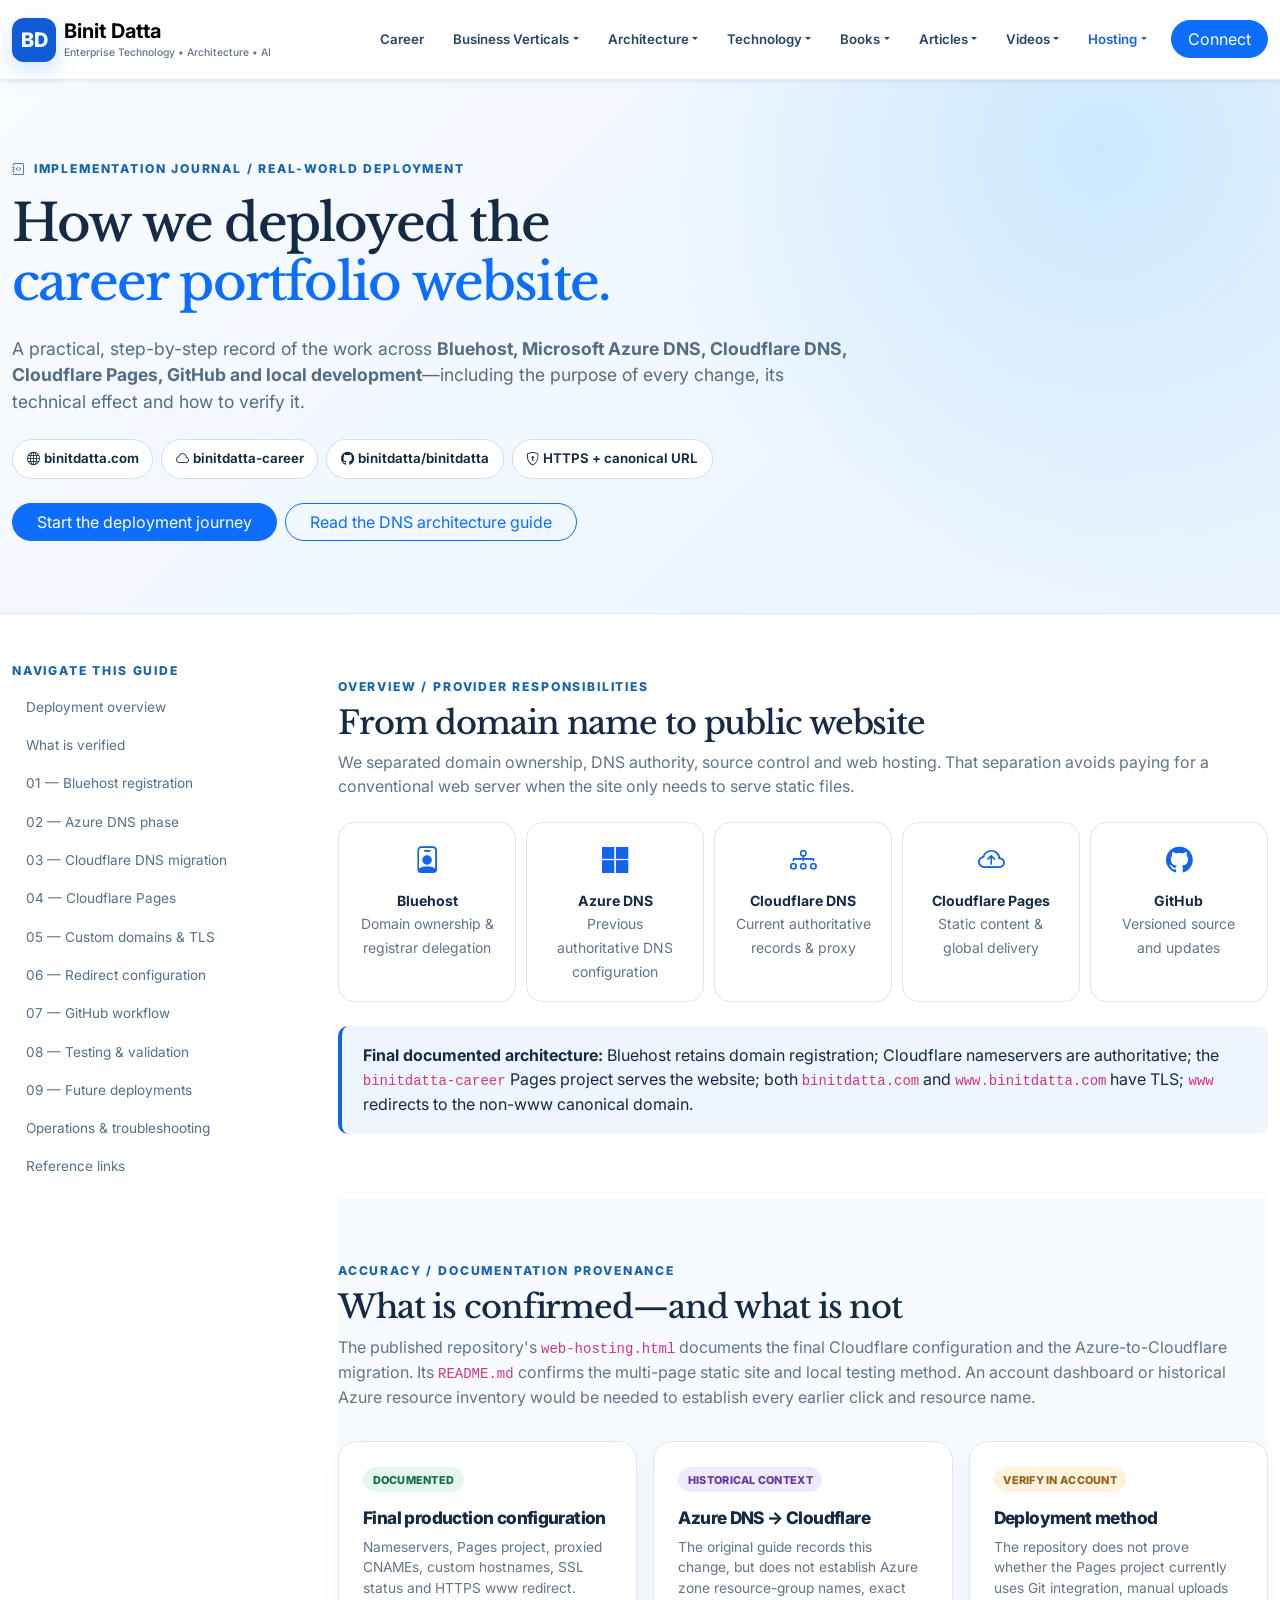
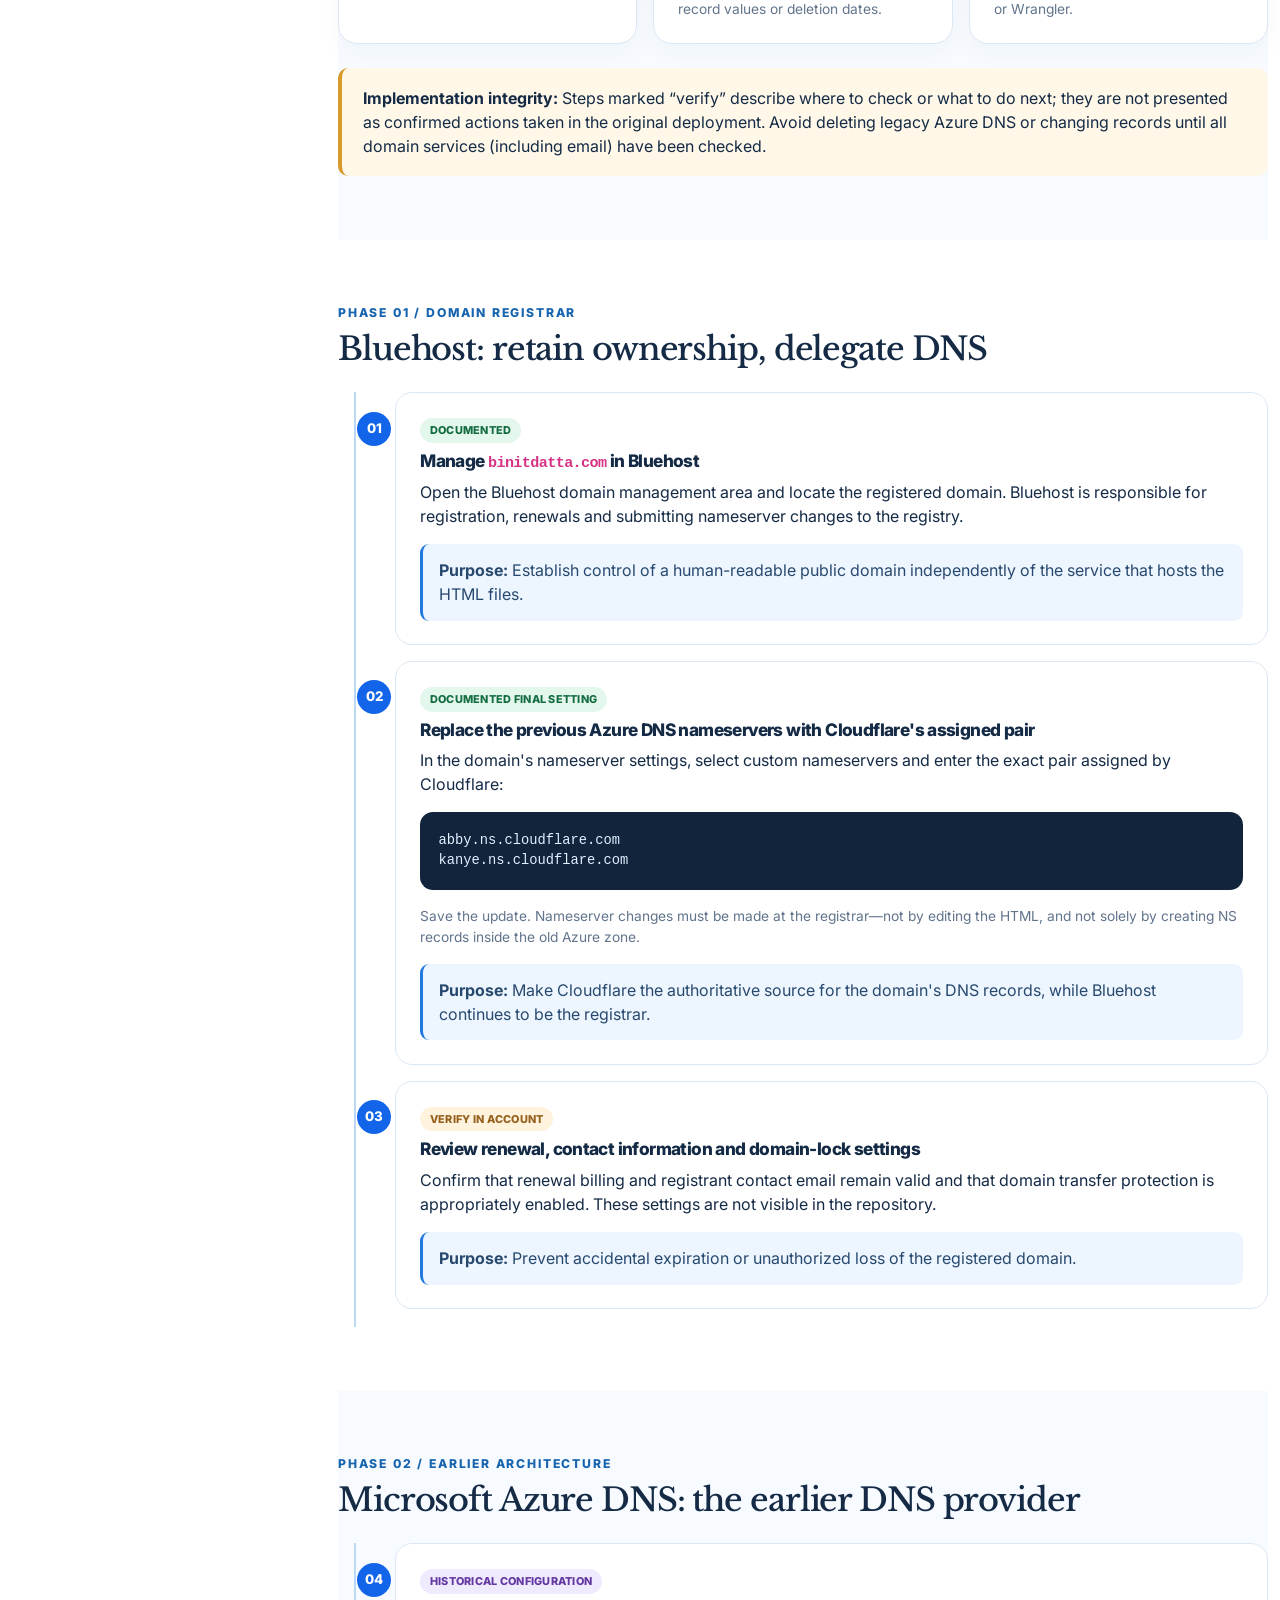
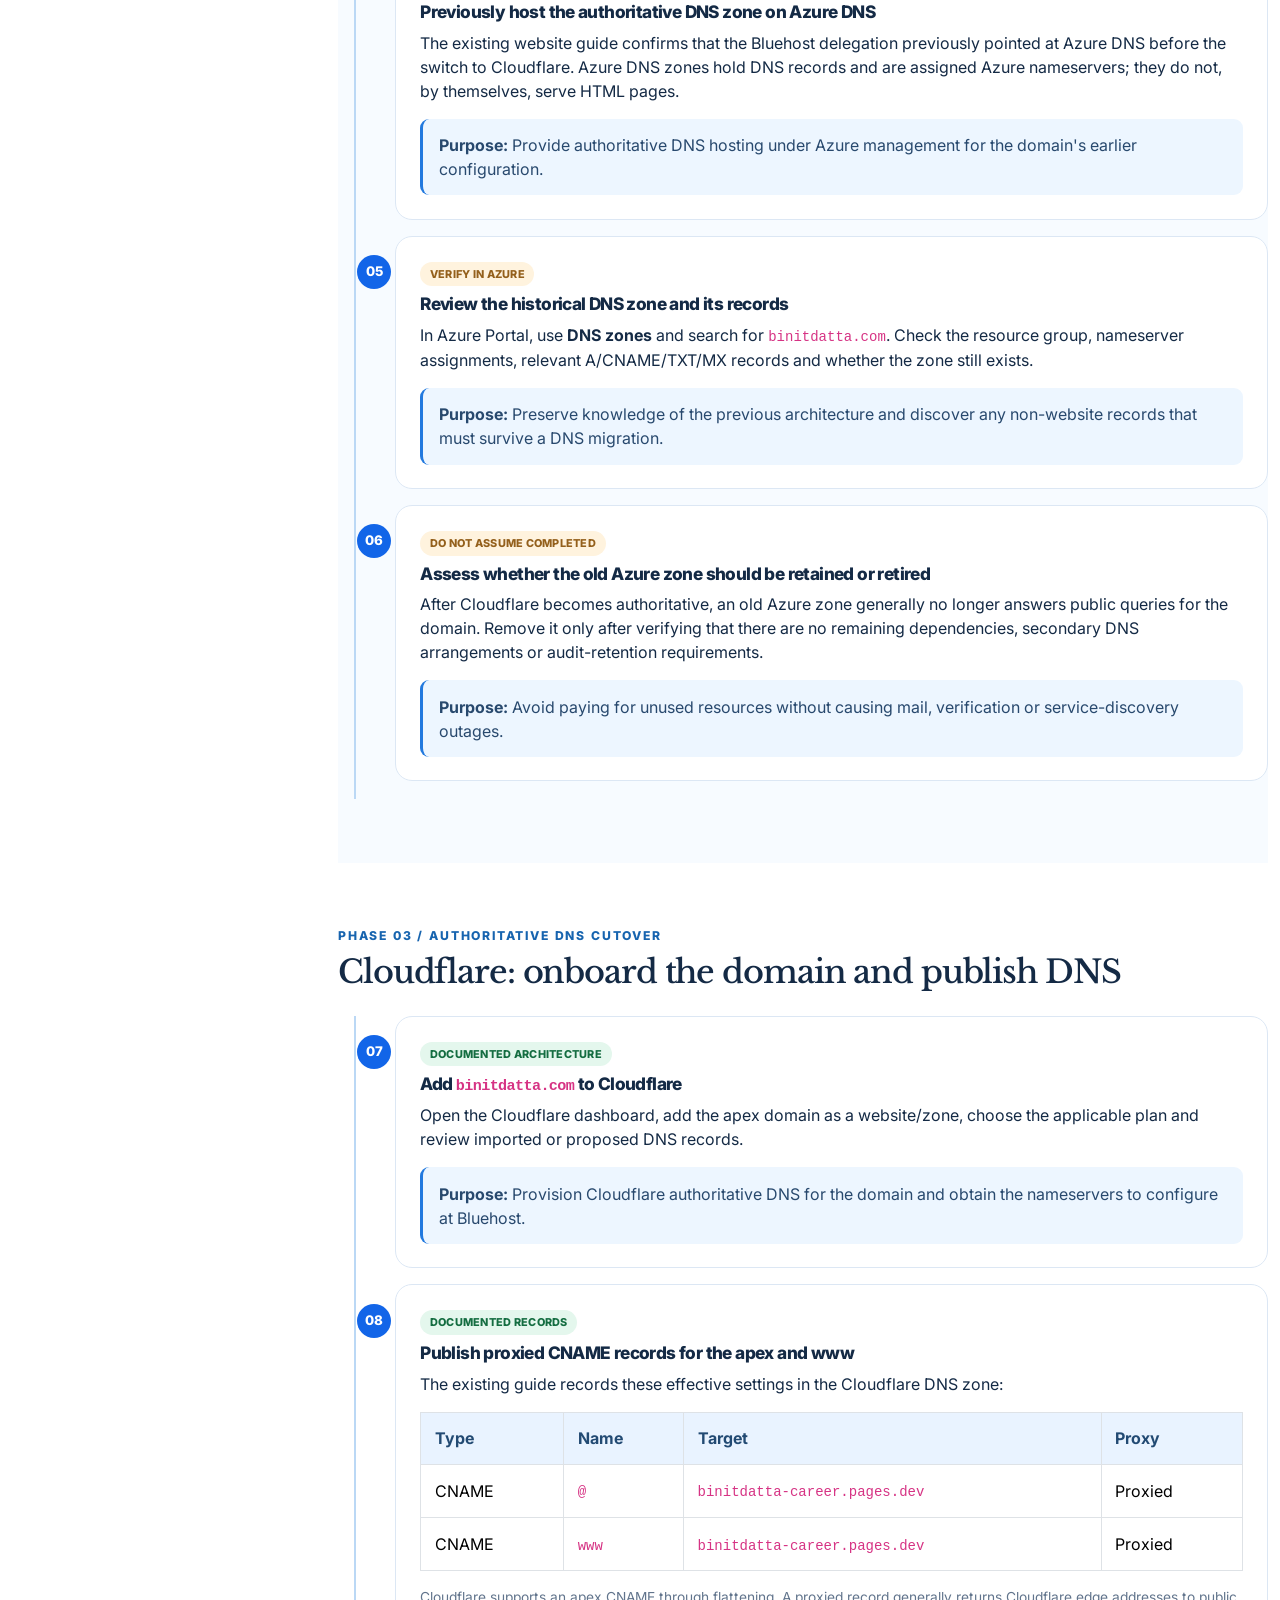
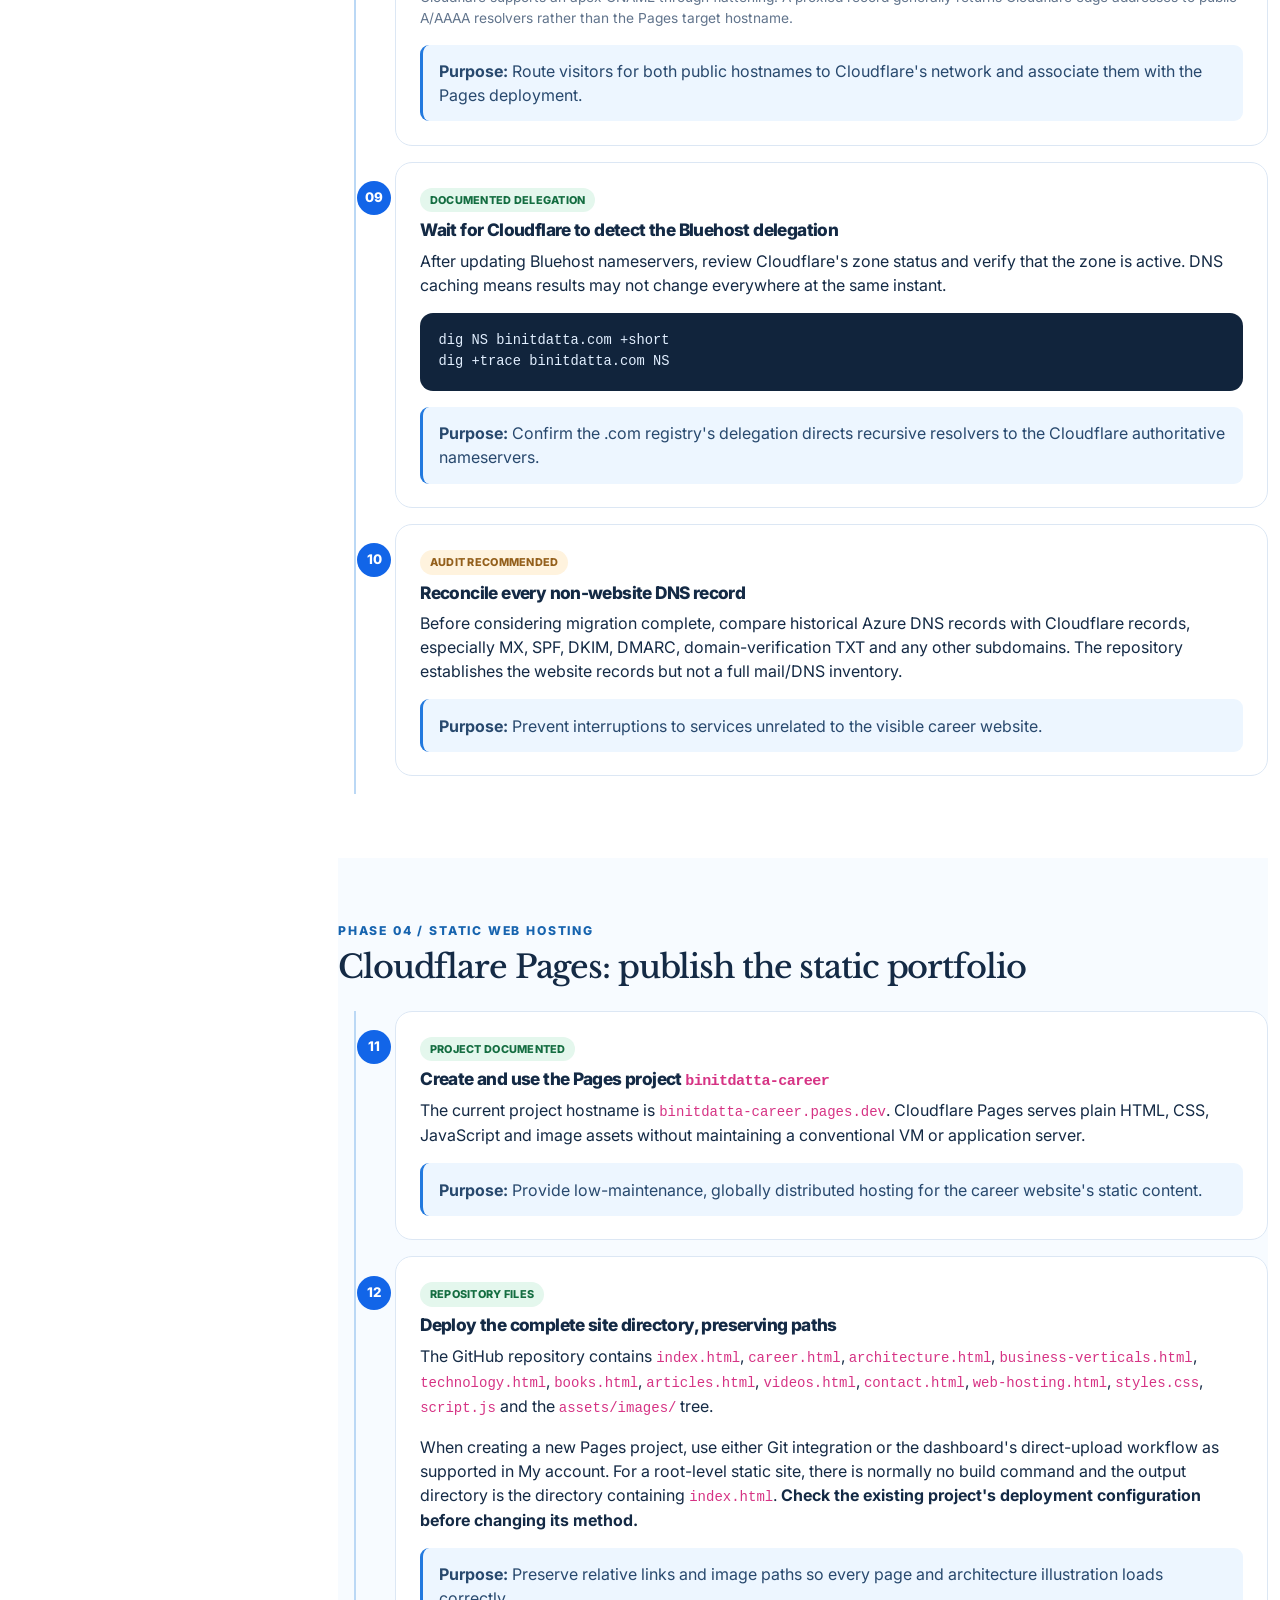
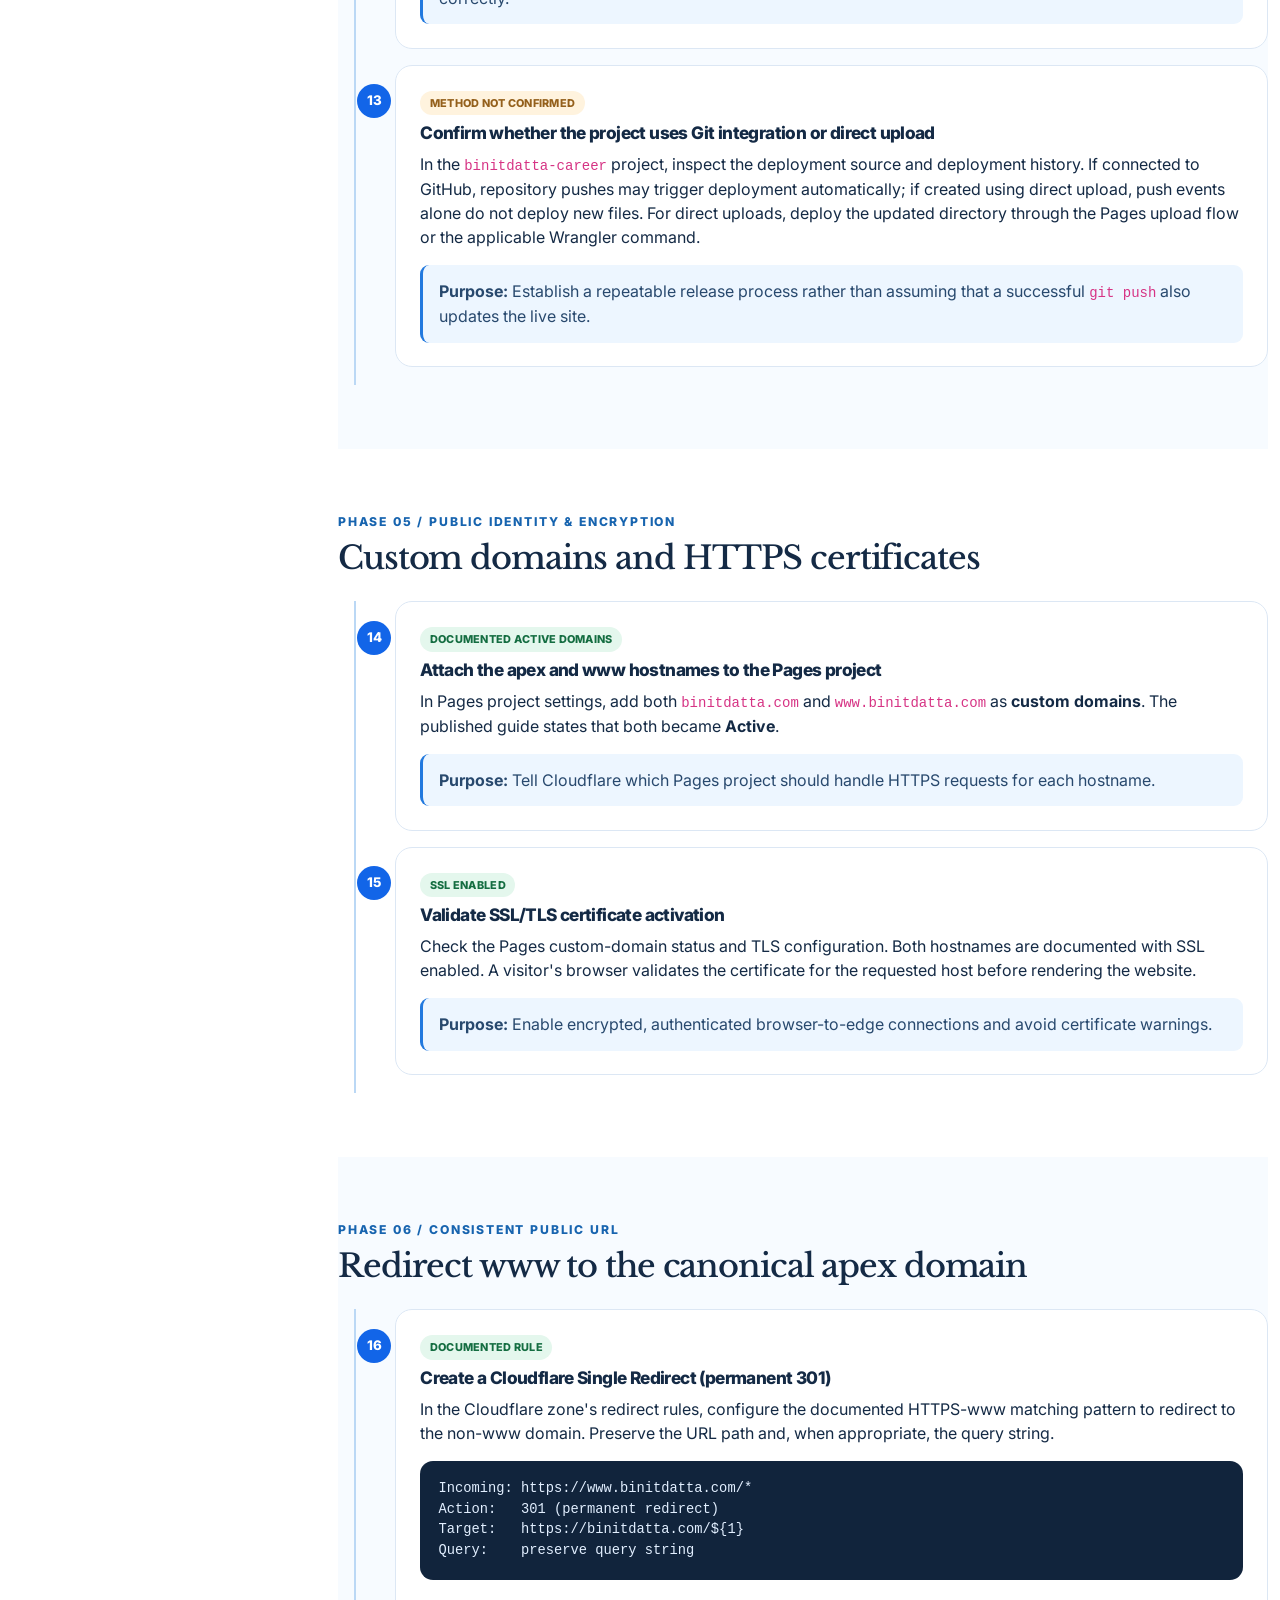
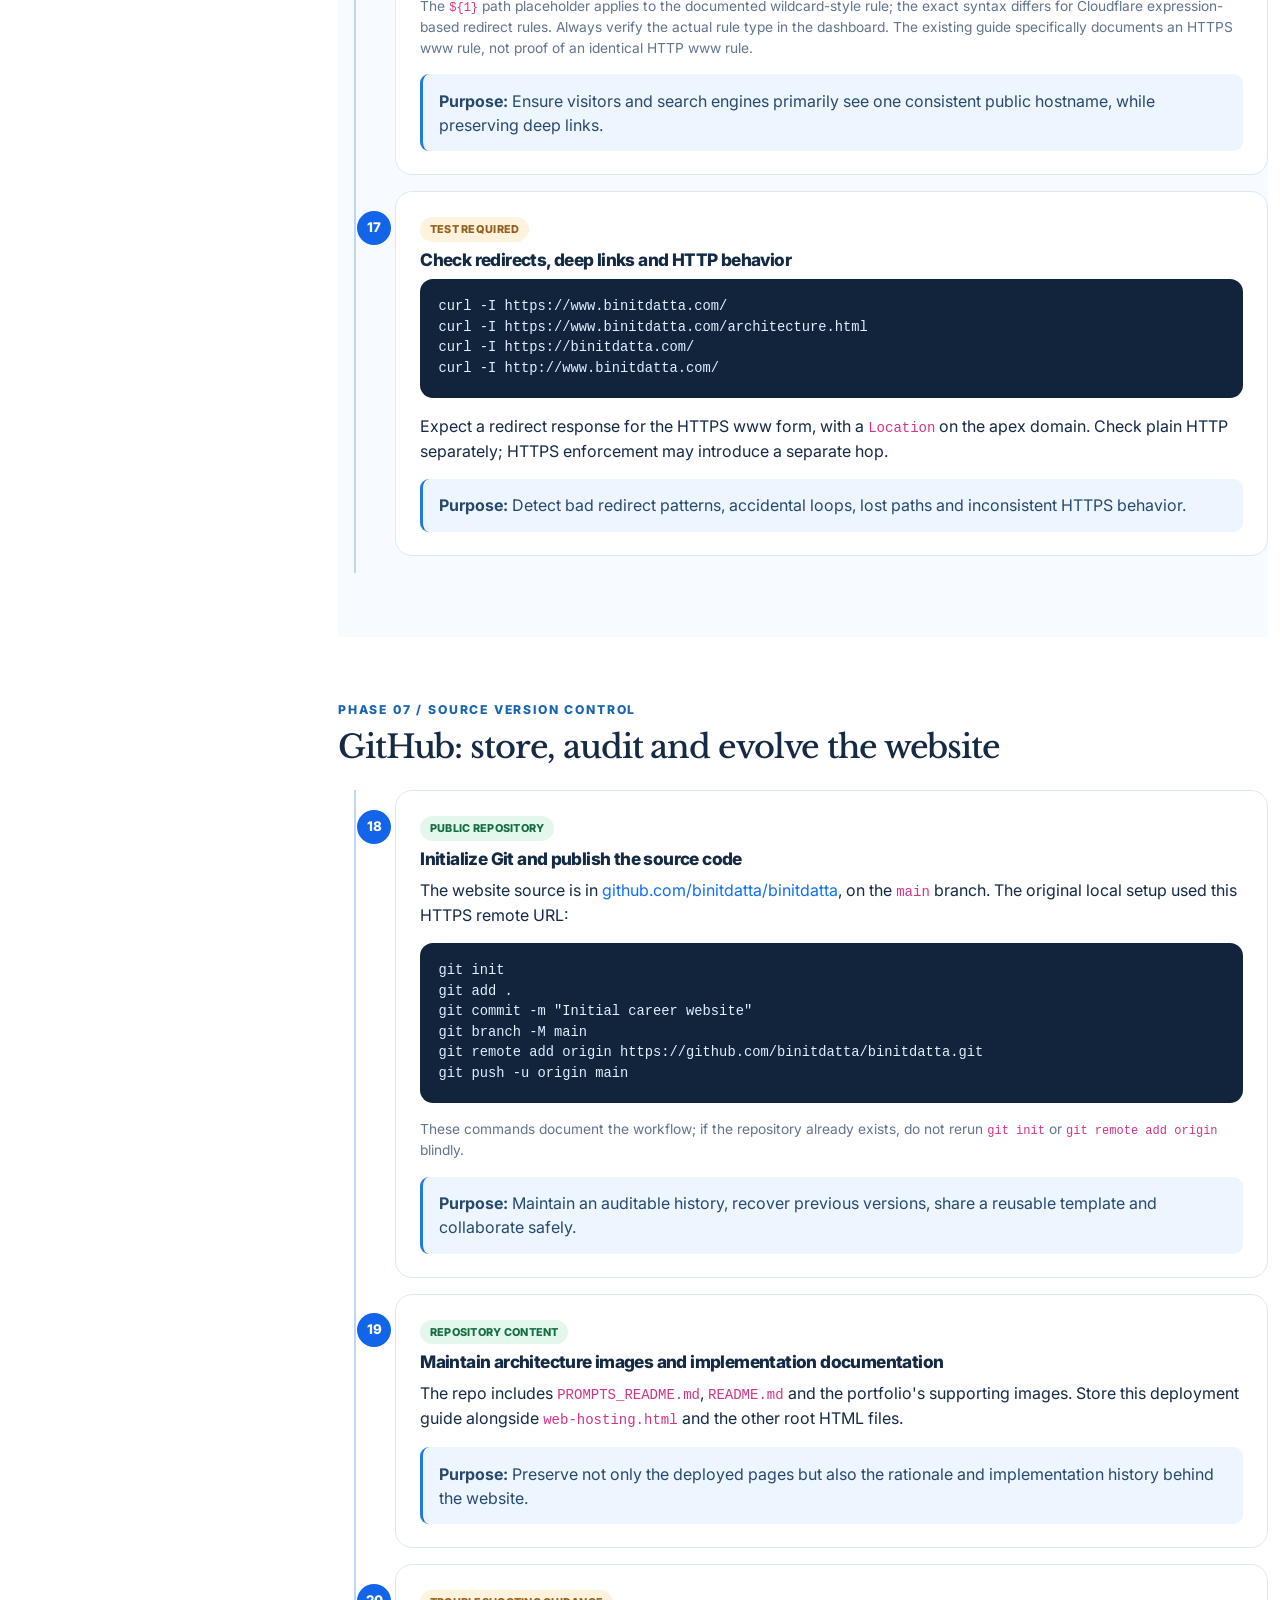
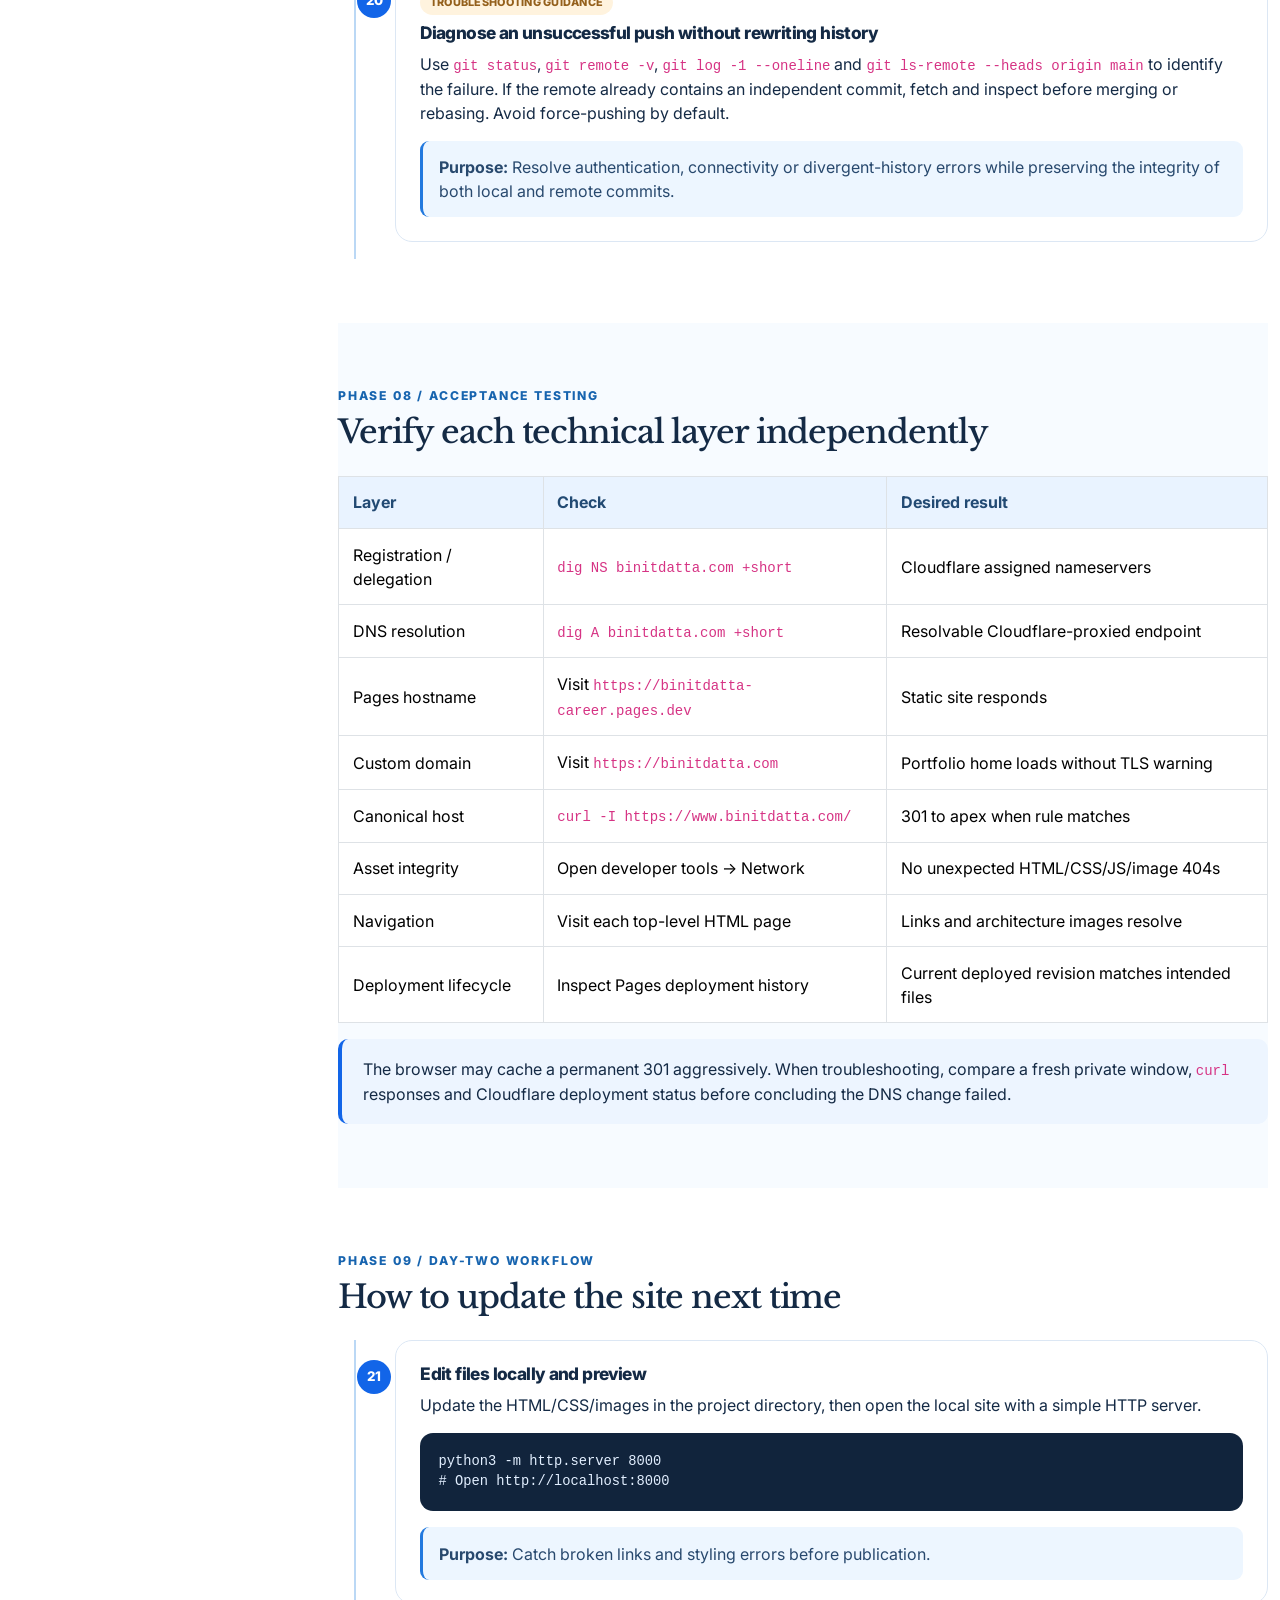
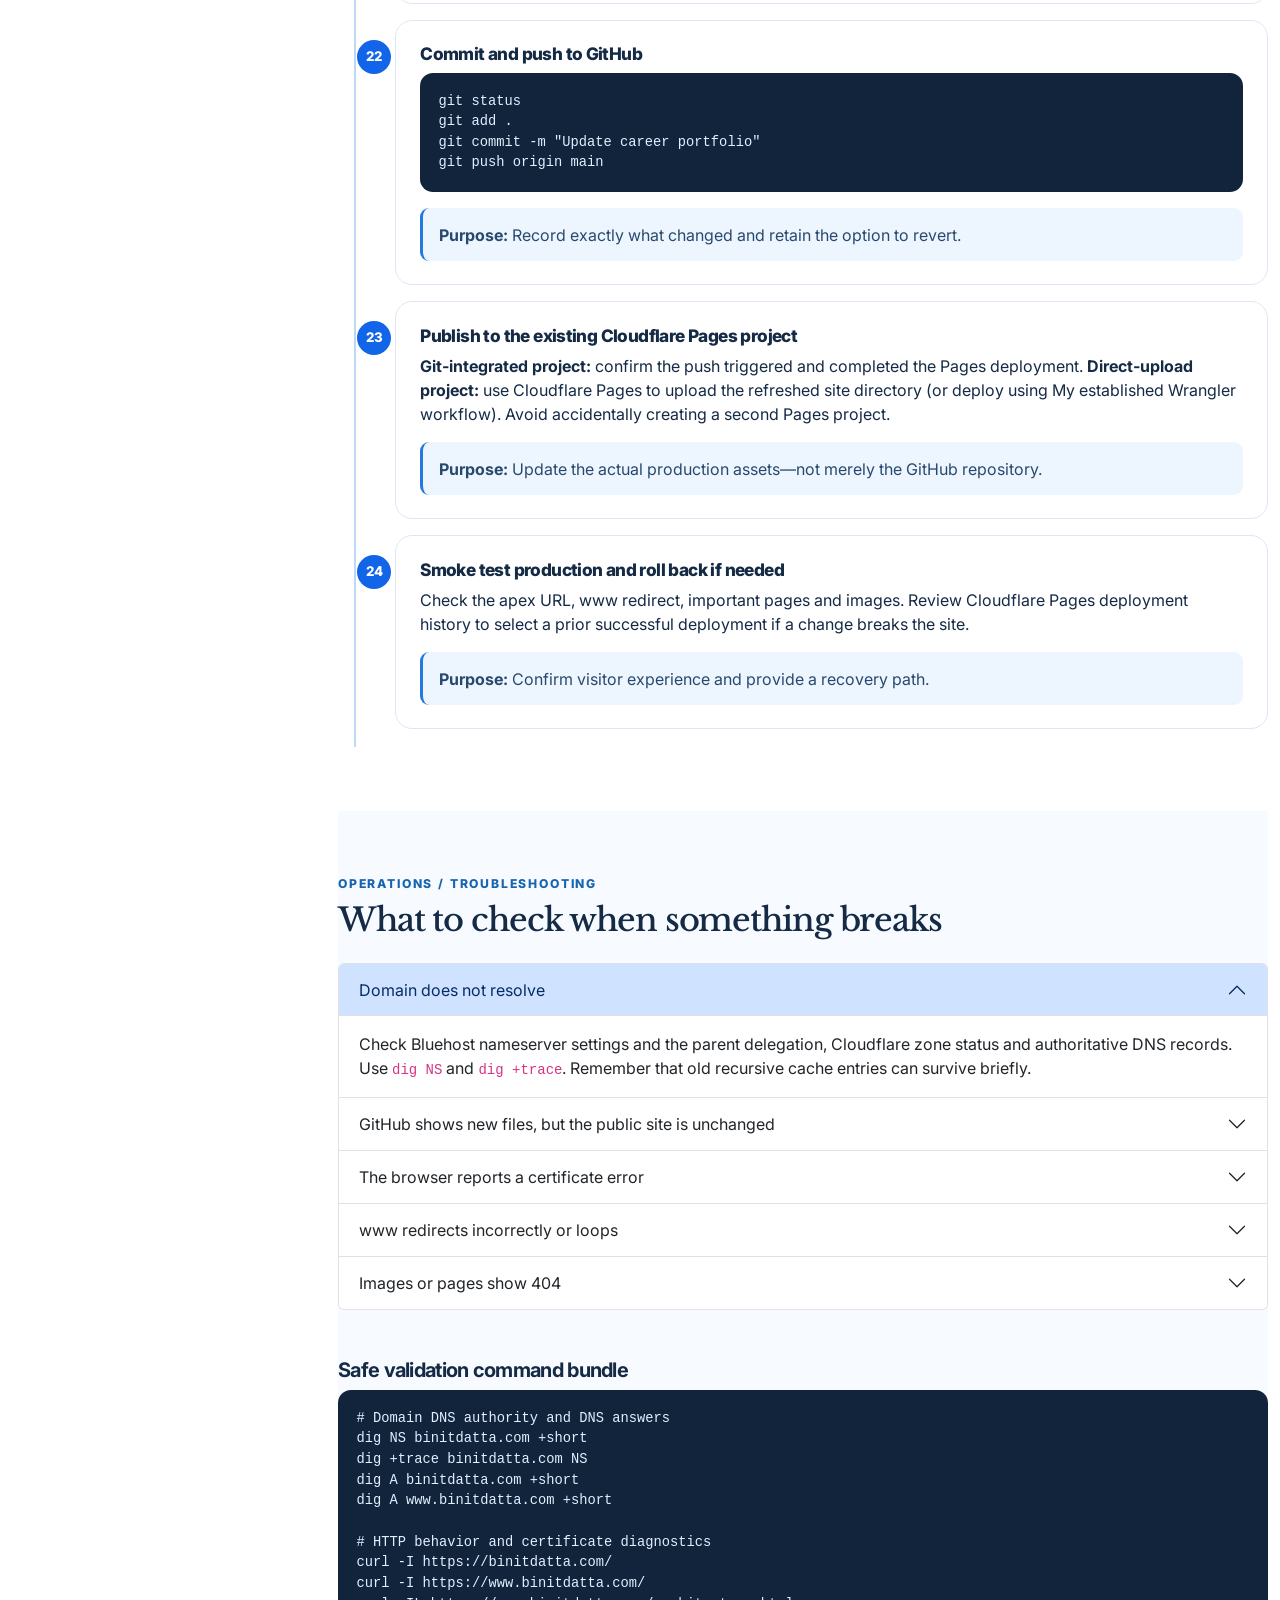
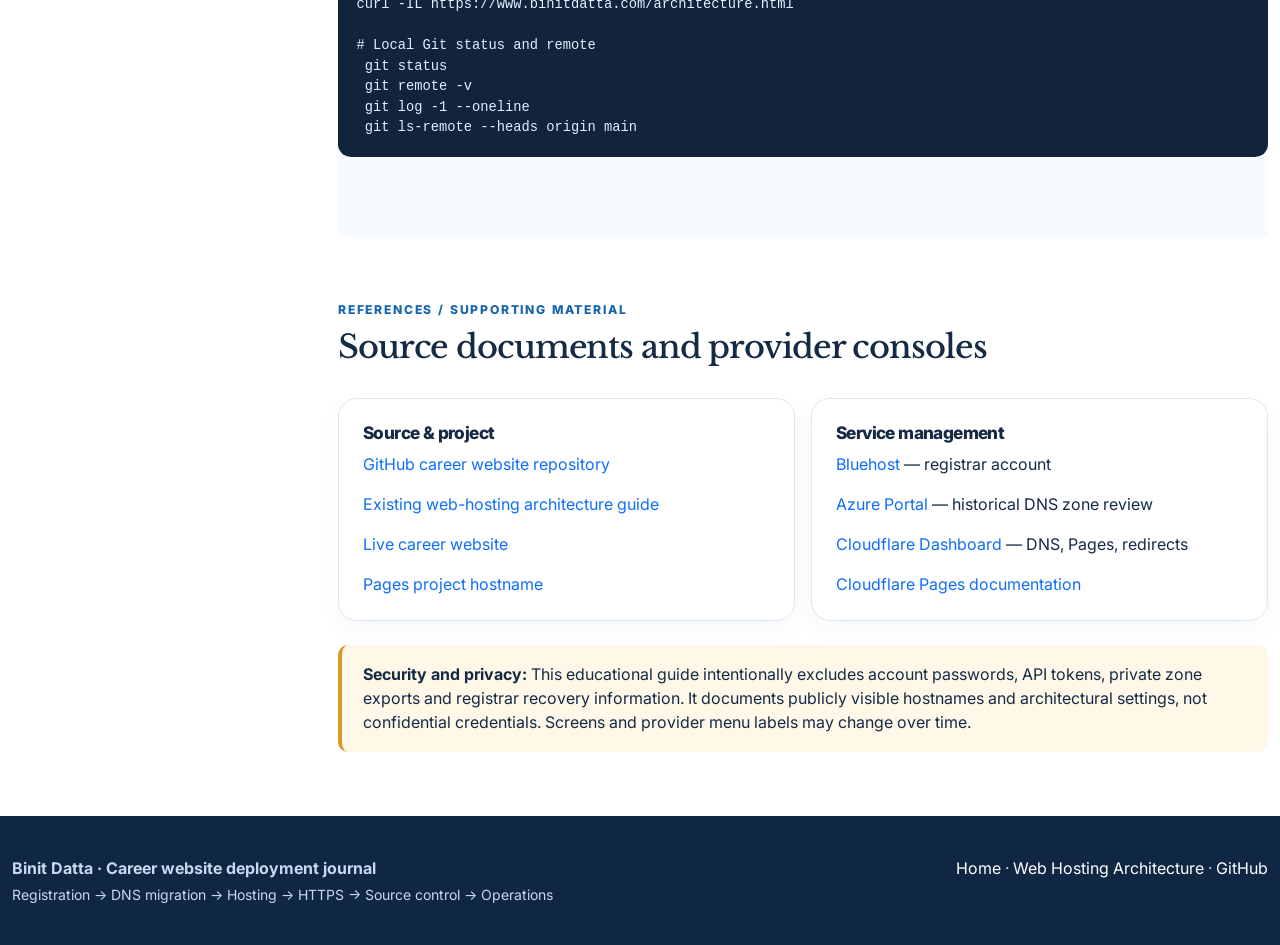
<file: career-website-deployment-guide.html>
<!doctype html>
<html lang="en">
<head>
<meta charset="utf-8"><meta name="viewport" content="width=device-width,initial-scale=1">
<meta name="description" content="Step-by-step implementation journal explaining how the Binit Datta career website was registered, migrated from Azure DNS to Cloudflare, published to Cloudflare Pages, and managed with GitHub.">
<title>Career Website Deployment | Binit Datta</title>
<link rel="preconnect" href="https://fonts.googleapis.com"><link rel="preconnect" href="https://fonts.gstatic.com" crossorigin>
<link href="https://fonts.googleapis.com/css2?family=Inter:wght@400;500;600;700;800&family=Libre+Baskerville:wght@700&display=swap" rel="stylesheet">
<link href="https://cdn.jsdelivr.net/npm/bootstrap@5.3.3/dist/css/bootstrap.min.css" rel="stylesheet">
<link href="https://cdn.jsdelivr.net/npm/bootstrap-icons@1.11.3/font/bootstrap-icons.min.css" rel="stylesheet">
<link rel="stylesheet" href="styles.css">
<style>
:root{--ink:#142a45;--muted:#61748c;--blue:#1265e8;--line:#dce7f4;--paper:#f7fbff}html{scroll-behavior:smooth}body{font-family:Inter,Arial,sans-serif;color:var(--ink);background:white}.bd-navbar{background:#fff!important;border-bottom:1px solid #e3edf7}.brand-badge{background:#0f5bd8;color:white;display:grid;place-items:center;border-radius:12px;width:44px;height:44px;font-weight:800}.brand-text{display:flex;flex-direction:column;line-height:1.15}.brand-text small{font-size:.65rem;color:#64748b;margin-top:4px}.navbar-nav .nav-link{font-size:.83rem;font-weight:600;white-space:nowrap}.navbar-nav .nav-link.active{color:var(--blue)!important}.hero{background:radial-gradient(circle at 86% 13%,#cce8ff,transparent 38%),linear-gradient(135deg,#f8fbff,#e9f4ff);padding:5rem 0 4.5rem;border-bottom:1px solid var(--line)}.kicker{text-transform:uppercase;letter-spacing:.15em;color:#1764af;font-weight:800;font-size:.76rem}.display-title,.section-title{font-family:'Libre Baskerville',Georgia,serif;letter-spacing:-.035em}.display-title{font-size:clamp(2.25rem,4vw,4.3rem);line-height:1.15}.section-title{font-size:clamp(1.6rem,2.5vw,2.3rem)}.lead-copy{color:#526c85;max-width:850px;font-size:1.1rem}.pill{border:1px solid #cddff4;border-radius:30px;background:white;padding:.55rem .85rem;font-size:.83rem;font-weight:650}.section{padding:4rem 0;scroll-margin-top:90px}.section.alt{background:var(--paper)}.section-desc{color:var(--muted);max-width:900px}.cardx{height:100%;border:1px solid var(--line);background:white;border-radius:19px;padding:1.5rem;box-shadow:0 8px 26px rgba(30,70,120,.035)}.cardx h3{font-size:1.08rem;font-weight:800}.iconbox{width:49px;height:49px;background:#e8f2ff;color:var(--blue);border-radius:13px;display:grid;place-items:center;font-size:1.35rem;margin-bottom:1rem}.step{position:relative;margin:0 0 1rem 2.45rem;padding:1.45rem 1.5rem;border:1px solid var(--line);border-radius:17px;background:white}.step:before{content:attr(data-n);position:absolute;top:1.15rem;left:-2.45rem;height:34px;width:34px;border-radius:50%;display:grid;place-items:center;background:var(--blue);color:white;font-weight:800;font-size:.83rem}.steps{border-left:2px solid #bbd8f5;margin-left:1rem;padding:0 0 .1rem 0}.step h3{font-size:1.08rem;font-weight:800}.purpose{padding:.9rem 1rem;background:#edf6ff;border-left:3px solid #2279de;border-radius:9px;margin-top:1rem;color:#28496e}.status{display:inline-block;font-size:.68rem;font-weight:800;border-radius:999px;padding:.26rem .6rem;letter-spacing:.025em;text-transform:uppercase}.confirmed{background:#e4f7ed;color:#146d41}.historical{background:#f0eaff;color:#6338a0}.check{background:#fff3de;color:#94601c}.snip{background:#11243c;color:#e2efff;border-radius:13px;padding:1.15rem;overflow-x:auto;font-size:.86rem;white-space:pre-wrap;overflow-wrap:anywhere}.snip code{color:inherit}.mini{font-size:.86rem;color:var(--muted)}.toc{position:sticky;top:88px}.toc a{display:block;border-left:3px solid transparent;padding:.56rem .7rem;text-decoration:none;color:#53708d;font-size:.85rem}.toc a:hover{border-color:var(--blue);color:var(--blue);background:#edf5ff}.flow{display:flex;gap:.6rem;flex-wrap:wrap;align-items:stretch}.flow .node{flex:1 1 145px;text-align:center;border:1px solid var(--line);border-radius:16px;padding:1.1rem;background:white;min-width:130px}.flow .node i{font-size:1.65rem;color:var(--blue);display:block;margin-bottom:.6rem}.flow .node strong{display:block;font-size:.88rem}.flow .node small{color:var(--muted)}.table th{background:#e9f3ff;color:#224a73}.table td,.table th{padding:.85rem;vertical-align:middle}.note{background:#edf5ff;border-left:4px solid var(--blue);border-radius:10px;padding:1.1rem 1.3rem}.warningx{background:#fff8e9;border-left:4px solid #d89a2b;border-radius:10px;padding:1.1rem 1.3rem}.footerx{background:#102744;color:#c6d9ee;padding:2.5rem 0}.footerx a{color:#fff}.anchor-btn{white-space:normal}code{overflow-wrap:anywhere}@media(max-width:991px){.toc{position:static}.hero{padding:3.5rem 0}.section{padding:3rem 0}}@media print{.navbar,.toc,.btn{display:none!important}.section{padding:1rem 0;break-inside:avoid}.step{break-inside:avoid}.hero{padding:1rem 0}}
</style>
</head>
<body>
<nav class="navbar navbar-expand-xl navbar-light sticky-top bd-navbar shadow-sm">
  <div class="container-xxl">
    <a class="navbar-brand d-flex align-items-center gap-2" href="index.html">
      <span class="brand-badge">BD</span>
      <span class="brand-text"><strong>Binit Datta</strong><small>Enterprise Technology • Architecture • AI</small></span>
    </a>
    <button class="navbar-toggler" type="button" data-bs-toggle="collapse" data-bs-target="#mainNav" aria-controls="mainNav" aria-expanded="false" aria-label="Toggle navigation"><span class="navbar-toggler-icon"></span></button>
    <div class="collapse navbar-collapse" id="mainNav">
      <ul class="navbar-nav ms-auto align-items-xl-center gap-xl-1">
        <li class="nav-item"><a class="nav-link" href="career.html">Career</a></li>
        <li class="nav-item dropdown">
          <a class="nav-link dropdown-toggle" href="business-verticals.html" role="button" data-bs-toggle="dropdown">Business Verticals</a>
          <ul class="dropdown-menu dropdown-menu-lg-end mega-menu p-3">
            <li><h6 class="dropdown-header">Industry Experience</h6></li>
            <li><a class="dropdown-item" href="business-verticals.html#erp">ERP, Manufacturing & Industrial</a></li>
            <li><a class="dropdown-item" href="business-verticals.html#healthcare">Healthcare & Pharmacy</a></li>
            <li><a class="dropdown-item" href="business-verticals.html#retail">Retail, eCommerce & Consumer</a></li>
            <li><a class="dropdown-item" href="business-verticals.html#finance">Financial Services & Mortgage</a></li>
            <li><a class="dropdown-item" href="business-verticals.html#supplychain">Supply Chain & Source-to-Pay</a></li>
            <li><a class="dropdown-item" href="business-verticals.html#other">Telecom, Services & Due Diligence</a></li>
            <li><hr class="dropdown-divider"></li>
            <li><a class="dropdown-item fw-semibold" href="business-verticals.html">View all 18+ verticals →</a></li>
          </ul>
        </li>
        <li class="nav-item dropdown">
          <a class="nav-link dropdown-toggle" href="architecture.html" role="button" data-bs-toggle="dropdown">Architecture</a>
          <ul class="dropdown-menu dropdown-menu-lg-end mega-menu p-3">
            <li><h6 class="dropdown-header">Architecture Portfolio</h6></li>
            <li><a class="dropdown-item" href="architecture.html#erp-architecture">ERP & Enterprise Platforms</a></li>
            <li><a class="dropdown-item" href="architecture.html#iam-architecture">IAM & Security</a></li>
            <li><a class="dropdown-item" href="architecture.html#data-architecture">Cloud, Data & Analytics</a></li>
            <li><a class="dropdown-item" href="architecture.html#ai-architecture">RAG & Agentic AI</a></li>
            <li><hr class="dropdown-divider"></li>
            <li><a class="dropdown-item fw-semibold" href="architecture.html">Architecture archive: 1995 → present</a></li>
          </ul>
        </li>
        <li class="nav-item dropdown">
          <a class="nav-link dropdown-toggle" href="technology.html" role="button" data-bs-toggle="dropdown">Technology</a>
          <ul class="dropdown-menu dropdown-menu-lg-end mega-menu p-3">
            <li><a class="dropdown-item" href="technology.html#iam">IAM & Cybersecurity</a></li>
            <li><a class="dropdown-item" href="technology.html#java">Java, Spring & Quarkus</a></li>
            <li><a class="dropdown-item" href="technology.html#cloud">Cloud, Kubernetes & DevSecOps</a></li>
            <li><a class="dropdown-item" href="technology.html#integration">Microservices, APIs & Integration</a></li>
            <li><a class="dropdown-item" href="technology.html#data">Data, SQL & Analytics</a></li>
            <li><a class="dropdown-item" href="technology.html#ai">GenAI, RAG & Agentic AI</a></li>
            <li><hr class="dropdown-divider"></li>
            <li><a class="dropdown-item fw-semibold" href="technology.html">View technology portfolio →</a></li>
          </ul>
        </li>
        <li class="nav-item dropdown"><a class="nav-link dropdown-toggle" href="books.html" role="button" data-bs-toggle="dropdown">Books</a><ul class="dropdown-menu dropdown-menu-end"><li><a class="dropdown-item" href="books.html#identity">Identity & Security</a></li><li><a class="dropdown-item" href="books.html#spring">Spring & Microservices</a></li><li><a class="dropdown-item" href="books.html#ai">AI & RAG</a></li><li><a class="dropdown-item" href="books.html#architecture">Enterprise Architecture</a></li><li><hr class="dropdown-divider"></li><li><a class="dropdown-item fw-semibold" href="books.html">All books →</a></li></ul></li>
        <li class="nav-item dropdown"><a class="nav-link dropdown-toggle" href="articles.html" role="button" data-bs-toggle="dropdown">Articles</a><ul class="dropdown-menu dropdown-menu-end"><li><a class="dropdown-item" href="articles.html#ai">AI & Agentic Systems</a></li><li><a class="dropdown-item" href="articles.html#security">Security & Identity</a></li><li><a class="dropdown-item" href="articles.html#architecture">Architecture & Microservices</a></li><li><a class="dropdown-item" href="articles.html#leadership">Leadership & Workforce</a></li><li><hr class="dropdown-divider"></li><li><a class="dropdown-item fw-semibold" href="articles.html">Selected articles →</a></li></ul></li>
        <li class="nav-item dropdown"><a class="nav-link dropdown-toggle" href="videos.html" role="button" data-bs-toggle="dropdown">Videos</a><ul class="dropdown-menu dropdown-menu-end"><li><a class="dropdown-item" href="videos.html#agentic">Agentic AI</a></li><li><a class="dropdown-item" href="videos.html#iam">IAM & Keycloak</a></li><li><a class="dropdown-item" href="videos.html#spring">Spring Boot & Security</a></li><li><a class="dropdown-item" href="videos.html#microservices">Microservices & Cloud</a></li><li><a class="dropdown-item" href="videos.html#python">Python, LangChain & LangGraph</a></li><li><hr class="dropdown-divider"></li><li><a class="dropdown-item fw-semibold" href="https://www.youtube.com/@SecureAILearningLab" target="_blank">Secure AI Learning Lab ↗</a></li></ul></li>
        <li class="nav-item dropdown">
          <a class="nav-link dropdown-toggle active" aria-current="page" href="#" id="hostingDropdown" role="button" data-bs-toggle="dropdown" aria-expanded="false">Hosting</a>
          <ul class="dropdown-menu dropdown-menu-end" aria-labelledby="hostingDropdown">
            <li><a class="dropdown-item" href="web-hosting.html">Concepts</a></li>
            <li><a class="dropdown-item active" aria-current="page" href="career-website-deployment-guide.html">Deployment Guide</a></li>
          </ul>
        </li>
        <li class="nav-item ms-xl-2"><a class="btn btn-primary rounded-pill px-3" href="contact.html">Connect</a></li>
      </ul>
    </div>
  </div>
</nav>
<header class="hero"><div class="container-xxl"><div class="kicker"><i class="bi bi-journal-code me-2"></i>Implementation journal / Real-world deployment</div><h1 class="display-title mt-3">How we deployed the<br><span class="text-primary">career portfolio website.</span></h1><p class="lead-copy mt-4">A practical, step-by-step record of the work across <strong>Bluehost, Microsoft Azure DNS, Cloudflare DNS, Cloudflare Pages, GitHub and local development</strong>—including the purpose of every change, its technical effect and how to verify it.</p><div class="d-flex gap-2 flex-wrap mt-4"><span class="pill"><i class="bi bi-globe me-1"></i>binitdatta.com</span><span class="pill"><i class="bi bi-cloud me-1"></i>binitdatta-career</span><span class="pill"><i class="bi bi-github me-1"></i>binitdatta/binitdatta</span><span class="pill"><i class="bi bi-shield-lock me-1"></i>HTTPS + canonical URL</span></div><div class="d-flex gap-2 flex-wrap mt-4"><a class="btn btn-primary rounded-pill px-4" href="#roadmap">Start the deployment journey</a><a class="btn btn-outline-primary rounded-pill px-4" href="web-hosting.html">Read the DNS architecture guide</a></div></div></header>
<div class="container-xxl"><div class="row g-5"><aside class="col-lg-3 d-none d-lg-block"><div class="toc pt-5"><div class="kicker mb-2">Navigate this guide</div><a href="#roadmap">Deployment overview</a><a href="#evidence">What is verified</a><a href="#bluehost">01 — Bluehost registration</a><a href="#azure">02 — Azure DNS phase</a><a href="#migration">03 — Cloudflare DNS migration</a><a href="#pages">04 — Cloudflare Pages</a><a href="#domains">05 — Custom domains &amp; TLS</a><a href="#redirect">06 — Redirect configuration</a><a href="#github">07 — GitHub workflow</a><a href="#verification">08 — Testing &amp; validation</a><a href="#updates">09 — Future deployments</a><a href="#runbook">Operations &amp; troubleshooting</a><a href="#references">Reference links</a></div></aside><main class="col-lg-9">
<section class="section" id="roadmap"><div class="kicker">Overview / Provider responsibilities</div><h2 class="section-title mt-2">From domain name to public website</h2><p class="section-desc">We separated domain ownership, DNS authority, source control and web hosting. That separation avoids paying for a conventional web server when the site only needs to serve static files.</p><div class="flow mt-4"><div class="node"><i class="bi bi-person-badge"></i><strong>Bluehost</strong><small>Domain ownership &amp; registrar delegation</small></div><div class="node"><i class="bi bi-microsoft"></i><strong>Azure DNS</strong><small>Previous authoritative DNS configuration</small></div><div class="node"><i class="bi bi-diagram-3"></i><strong>Cloudflare DNS</strong><small>Current authoritative records &amp; proxy</small></div><div class="node"><i class="bi bi-cloud-arrow-up"></i><strong>Cloudflare Pages</strong><small>Static content &amp; global delivery</small></div><div class="node"><i class="bi bi-github"></i><strong>GitHub</strong><small>Versioned source and updates</small></div></div><div class="note mt-4"><strong>Final documented architecture:</strong> Bluehost retains domain registration; Cloudflare nameservers are authoritative; the <code>binitdatta-career</code> Pages project serves the website; both <code>binitdatta.com</code> and <code>www.binitdatta.com</code> have TLS; <code>www</code> redirects to the non-www canonical domain.</div></section>
<section class="section alt" id="evidence"><div class="kicker">Accuracy / Documentation provenance</div><h2 class="section-title mt-2">What is confirmed—and what is not</h2><p class="section-desc">The published repository's <code>web-hosting.html</code> documents the final Cloudflare configuration and the Azure-to-Cloudflare migration. Its <code>README.md</code> confirms the multi-page static site and local testing method. An account dashboard or historical Azure resource inventory would be needed to establish every earlier click and resource name.</p><div class="row g-3 mt-2"><div class="col-md-4"><div class="cardx"><span class="status confirmed">Documented</span><h3 class="mt-3">Final production configuration</h3><p class="mb-0 mini">Nameservers, Pages project, proxied CNAMEs, custom hostnames, SSL status and HTTPS www redirect.</p></div></div><div class="col-md-4"><div class="cardx"><span class="status historical">Historical context</span><h3 class="mt-3">Azure DNS → Cloudflare</h3><p class="mb-0 mini">The original guide records this change, but does not establish Azure zone resource-group names, exact record values or deletion dates.</p></div></div><div class="col-md-4"><div class="cardx"><span class="status check">Verify in account</span><h3 class="mt-3">Deployment method</h3><p class="mb-0 mini">The repository does not prove whether the Pages project currently uses Git integration, manual uploads or Wrangler.</p></div></div></div><div class="warningx mt-4"><strong>Implementation integrity:</strong> Steps marked “verify” describe where to check or what to do next; they are not presented as confirmed actions taken in the original deployment. Avoid deleting legacy Azure DNS or changing records until all domain services (including email) have been checked.</div></section>
<section class="section" id="bluehost"><div class="kicker">Phase 01 / Domain registrar</div><h2 class="section-title mt-2">Bluehost: retain ownership, delegate DNS</h2><div class="steps mt-4"><div class="step" data-n="01"><span class="status confirmed">Documented</span><h3 class="mt-2">Manage <code>binitdatta.com</code> in Bluehost</h3><p>Open the Bluehost domain management area and locate the registered domain. Bluehost is responsible for registration, renewals and submitting nameserver changes to the registry.</p><div class="purpose"><strong>Purpose:</strong> Establish control of a human-readable public domain independently of the service that hosts the HTML files.</div></div><div class="step" data-n="02"><span class="status confirmed">Documented final setting</span><h3 class="mt-2">Replace the previous Azure DNS nameservers with Cloudflare's assigned pair</h3><p>In the domain's nameserver settings, select custom nameservers and enter the exact pair assigned by Cloudflare:</p><pre class="snip"><code>abby.ns.cloudflare.com
kanye.ns.cloudflare.com</code></pre><p class="mini mb-0">Save the update. Nameserver changes must be made at the registrar—not by editing the HTML, and not solely by creating NS records inside the old Azure zone.</p><div class="purpose"><strong>Purpose:</strong> Make Cloudflare the authoritative source for the domain's DNS records, while Bluehost continues to be the registrar.</div></div><div class="step" data-n="03"><span class="status check">Verify in account</span><h3 class="mt-2">Review renewal, contact information and domain-lock settings</h3><p>Confirm that renewal billing and registrant contact email remain valid and that domain transfer protection is appropriately enabled. These settings are not visible in the repository.</p><div class="purpose"><strong>Purpose:</strong> Prevent accidental expiration or unauthorized loss of the registered domain.</div></div></div></section>
<section class="section alt" id="azure"><div class="kicker">Phase 02 / Earlier architecture</div><h2 class="section-title mt-2">Microsoft Azure DNS: the earlier DNS provider</h2><div class="steps mt-4"><div class="step" data-n="04"><span class="status historical">Historical configuration</span><h3 class="mt-2">Previously host the authoritative DNS zone on Azure DNS</h3><p>The existing website guide confirms that the Bluehost delegation previously pointed at Azure DNS before the switch to Cloudflare. Azure DNS zones hold DNS records and are assigned Azure nameservers; they do not, by themselves, serve HTML pages.</p><div class="purpose"><strong>Purpose:</strong> Provide authoritative DNS hosting under Azure management for the domain's earlier configuration.</div></div><div class="step" data-n="05"><span class="status check">Verify in Azure</span><h3 class="mt-2">Review the historical DNS zone and its records</h3><p>In Azure Portal, use <strong>DNS zones</strong> and search for <code>binitdatta.com</code>. Check the resource group, nameserver assignments, relevant A/CNAME/TXT/MX records and whether the zone still exists.</p><div class="purpose"><strong>Purpose:</strong> Preserve knowledge of the previous architecture and discover any non-website records that must survive a DNS migration.</div></div><div class="step" data-n="06"><span class="status check">Do not assume completed</span><h3 class="mt-2">Assess whether the old Azure zone should be retained or retired</h3><p>After Cloudflare becomes authoritative, an old Azure zone generally no longer answers public queries for the domain. Remove it only after verifying that there are no remaining dependencies, secondary DNS arrangements or audit-retention requirements.</p><div class="purpose"><strong>Purpose:</strong> Avoid paying for unused resources without causing mail, verification or service-discovery outages.</div></div></div></section>
<section class="section" id="migration"><div class="kicker">Phase 03 / Authoritative DNS cutover</div><h2 class="section-title mt-2">Cloudflare: onboard the domain and publish DNS</h2><div class="steps mt-4"><div class="step" data-n="07"><span class="status confirmed">Documented architecture</span><h3 class="mt-2">Add <code>binitdatta.com</code> to Cloudflare</h3><p>Open the Cloudflare dashboard, add the apex domain as a website/zone, choose the applicable plan and review imported or proposed DNS records.</p><div class="purpose"><strong>Purpose:</strong> Provision Cloudflare authoritative DNS for the domain and obtain the nameservers to configure at Bluehost.</div></div><div class="step" data-n="08"><span class="status confirmed">Documented records</span><h3 class="mt-2">Publish proxied CNAME records for the apex and www</h3><p>The existing guide records these effective settings in the Cloudflare DNS zone:</p><div class="table-responsive"><table class="table table-bordered"><thead><tr><th>Type</th><th>Name</th><th>Target</th><th>Proxy</th></tr></thead><tbody><tr><td>CNAME</td><td><code>@</code></td><td><code>binitdatta-career.pages.dev</code></td><td>Proxied</td></tr><tr><td>CNAME</td><td><code>www</code></td><td><code>binitdatta-career.pages.dev</code></td><td>Proxied</td></tr></tbody></table></div><p class="mini">Cloudflare supports an apex CNAME through flattening. A proxied record generally returns Cloudflare edge addresses to public A/AAAA resolvers rather than the Pages target hostname.</p><div class="purpose"><strong>Purpose:</strong> Route visitors for both public hostnames to Cloudflare's network and associate them with the Pages deployment.</div></div><div class="step" data-n="09"><span class="status confirmed">Documented delegation</span><h3 class="mt-2">Wait for Cloudflare to detect the Bluehost delegation</h3><p>After updating Bluehost nameservers, review Cloudflare's zone status and verify that the zone is active. DNS caching means results may not change everywhere at the same instant.</p><pre class="snip"><code>dig NS binitdatta.com +short
dig +trace binitdatta.com NS</code></pre><div class="purpose"><strong>Purpose:</strong> Confirm the .com registry's delegation directs recursive resolvers to the Cloudflare authoritative nameservers.</div></div><div class="step" data-n="10"><span class="status check">Audit recommended</span><h3 class="mt-2">Reconcile every non-website DNS record</h3><p>Before considering migration complete, compare historical Azure DNS records with Cloudflare records, especially MX, SPF, DKIM, DMARC, domain-verification TXT and any other subdomains. The repository establishes the website records but not a full mail/DNS inventory.</p><div class="purpose"><strong>Purpose:</strong> Prevent interruptions to services unrelated to the visible career website.</div></div></div></section>
<section class="section alt" id="pages"><div class="kicker">Phase 04 / Static web hosting</div><h2 class="section-title mt-2">Cloudflare Pages: publish the static portfolio</h2><div class="steps mt-4"><div class="step" data-n="11"><span class="status confirmed">Project documented</span><h3 class="mt-2">Create and use the Pages project <code>binitdatta-career</code></h3><p>The current project hostname is <code>binitdatta-career.pages.dev</code>. Cloudflare Pages serves plain HTML, CSS, JavaScript and image assets without maintaining a conventional VM or application server.</p><div class="purpose"><strong>Purpose:</strong> Provide low-maintenance, globally distributed hosting for the career website's static content.</div></div><div class="step" data-n="12"><span class="status confirmed">Repository files</span><h3 class="mt-2">Deploy the complete site directory, preserving paths</h3><p>The GitHub repository contains <code>index.html</code>, <code>career.html</code>, <code>architecture.html</code>, <code>business-verticals.html</code>, <code>technology.html</code>, <code>books.html</code>, <code>articles.html</code>, <code>videos.html</code>, <code>contact.html</code>, <code>web-hosting.html</code>, <code>styles.css</code>, <code>script.js</code> and the <code>assets/images/</code> tree.</p><p>When creating a new Pages project, use either Git integration or the dashboard's direct-upload workflow as supported in My account. For a root-level static site, there is normally no build command and the output directory is the directory containing <code>index.html</code>. <strong>Check the existing project's deployment configuration before changing its method.</strong></p><div class="purpose"><strong>Purpose:</strong> Preserve relative links and image paths so every page and architecture illustration loads correctly.</div></div><div class="step" data-n="13"><span class="status check">Method not confirmed</span><h3 class="mt-2">Confirm whether the project uses Git integration or direct upload</h3><p>In the <code>binitdatta-career</code> project, inspect the deployment source and deployment history. If connected to GitHub, repository pushes may trigger deployment automatically; if created using direct upload, push events alone do not deploy new files. For direct uploads, deploy the updated directory through the Pages upload flow or the applicable Wrangler command.</p><div class="purpose"><strong>Purpose:</strong> Establish a repeatable release process rather than assuming that a successful <code>git push</code> also updates the live site.</div></div></div></section>
<section class="section" id="domains"><div class="kicker">Phase 05 / Public identity &amp; encryption</div><h2 class="section-title mt-2">Custom domains and HTTPS certificates</h2><div class="steps mt-4"><div class="step" data-n="14"><span class="status confirmed">Documented active domains</span><h3 class="mt-2">Attach the apex and www hostnames to the Pages project</h3><p>In Pages project settings, add both <code>binitdatta.com</code> and <code>www.binitdatta.com</code> as <strong>custom domains</strong>. The published guide states that both became <strong>Active</strong>.</p><div class="purpose"><strong>Purpose:</strong> Tell Cloudflare which Pages project should handle HTTPS requests for each hostname.</div></div><div class="step" data-n="15"><span class="status confirmed">SSL enabled</span><h3 class="mt-2">Validate SSL/TLS certificate activation</h3><p>Check the Pages custom-domain status and TLS configuration. Both hostnames are documented with SSL enabled. A visitor's browser validates the certificate for the requested host before rendering the website.</p><div class="purpose"><strong>Purpose:</strong> Enable encrypted, authenticated browser-to-edge connections and avoid certificate warnings.</div></div></div></section>
<section class="section alt" id="redirect"><div class="kicker">Phase 06 / Consistent public URL</div><h2 class="section-title mt-2">Redirect www to the canonical apex domain</h2><div class="steps mt-4"><div class="step" data-n="16"><span class="status confirmed">Documented rule</span><h3 class="mt-2">Create a Cloudflare Single Redirect (permanent 301)</h3><p>In the Cloudflare zone's redirect rules, configure the documented HTTPS-www matching pattern to redirect to the non-www domain. Preserve the URL path and, when appropriate, the query string.</p><pre class="snip"><code>Incoming: https://www.binitdatta.com/*
Action:   301 (permanent redirect)
Target:   https://binitdatta.com/${1}
Query:    preserve query string</code></pre><p class="mini">The <code>${1}</code> path placeholder applies to the documented wildcard-style rule; the exact syntax differs for Cloudflare expression-based redirect rules. Always verify the actual rule type in the dashboard. The existing guide specifically documents an HTTPS www rule, not proof of an identical HTTP www rule.</p><div class="purpose"><strong>Purpose:</strong> Ensure visitors and search engines primarily see one consistent public hostname, while preserving deep links.</div></div><div class="step" data-n="17"><span class="status check">Test required</span><h3 class="mt-2">Check redirects, deep links and HTTP behavior</h3><pre class="snip"><code>curl -I https://www.binitdatta.com/
curl -I https://www.binitdatta.com/architecture.html
curl -I https://binitdatta.com/
curl -I http://www.binitdatta.com/</code></pre><p>Expect a redirect response for the HTTPS www form, with a <code>Location</code> on the apex domain. Check plain HTTP separately; HTTPS enforcement may introduce a separate hop.</p><div class="purpose"><strong>Purpose:</strong> Detect bad redirect patterns, accidental loops, lost paths and inconsistent HTTPS behavior.</div></div></div></section>
<section class="section" id="github"><div class="kicker">Phase 07 / Source version control</div><h2 class="section-title mt-2">GitHub: store, audit and evolve the website</h2><div class="steps mt-4"><div class="step" data-n="18"><span class="status confirmed">Public repository</span><h3 class="mt-2">Initialize Git and publish the source code</h3><p>The website source is in <a href="https://github.com/binitdatta/binitdatta" target="_blank" rel="noopener">github.com/binitdatta/binitdatta</a>, on the <code>main</code> branch. The original local setup used this HTTPS remote URL:</p><pre class="snip"><code>git init
git add .
git commit -m "Initial career website"
git branch -M main
git remote add origin https://github.com/binitdatta/binitdatta.git
git push -u origin main</code></pre><p class="mini">These commands document the workflow; if the repository already exists, do not rerun <code>git init</code> or <code>git remote add origin</code> blindly.</p><div class="purpose"><strong>Purpose:</strong> Maintain an auditable history, recover previous versions, share a reusable template and collaborate safely.</div></div><div class="step" data-n="19"><span class="status confirmed">Repository content</span><h3 class="mt-2">Maintain architecture images and implementation documentation</h3><p>The repo includes <code>PROMPTS_README.md</code>, <code>README.md</code> and the portfolio's supporting images. Store this deployment guide alongside <code>web-hosting.html</code> and the other root HTML files.</p><div class="purpose"><strong>Purpose:</strong> Preserve not only the deployed pages but also the rationale and implementation history behind the website.</div></div><div class="step" data-n="20"><span class="status check">Troubleshooting guidance</span><h3 class="mt-2">Diagnose an unsuccessful push without rewriting history</h3><p>Use <code>git status</code>, <code>git remote -v</code>, <code>git log -1 --oneline</code> and <code>git ls-remote --heads origin main</code> to identify the failure. If the remote already contains an independent commit, fetch and inspect before merging or rebasing. Avoid force-pushing by default.</p><div class="purpose"><strong>Purpose:</strong> Resolve authentication, connectivity or divergent-history errors while preserving the integrity of both local and remote commits.</div></div></div></section>
<section class="section alt" id="verification"><div class="kicker">Phase 08 / Acceptance testing</div><h2 class="section-title mt-2">Verify each technical layer independently</h2><div class="table-responsive mt-4"><table class="table table-bordered"><thead><tr><th>Layer</th><th>Check</th><th>Desired result</th></tr></thead><tbody><tr><td>Registration / delegation</td><td><code>dig NS binitdatta.com +short</code></td><td>Cloudflare assigned nameservers</td></tr><tr><td>DNS resolution</td><td><code>dig A binitdatta.com +short</code></td><td>Resolvable Cloudflare-proxied endpoint</td></tr><tr><td>Pages hostname</td><td>Visit <code>https://binitdatta-career.pages.dev</code></td><td>Static site responds</td></tr><tr><td>Custom domain</td><td>Visit <code>https://binitdatta.com</code></td><td>Portfolio home loads without TLS warning</td></tr><tr><td>Canonical host</td><td><code>curl -I https://www.binitdatta.com/</code></td><td>301 to apex when rule matches</td></tr><tr><td>Asset integrity</td><td>Open developer tools → Network</td><td>No unexpected HTML/CSS/JS/image 404s</td></tr><tr><td>Navigation</td><td>Visit each top-level HTML page</td><td>Links and architecture images resolve</td></tr><tr><td>Deployment lifecycle</td><td>Inspect Pages deployment history</td><td>Current deployed revision matches intended files</td></tr></tbody></table></div><div class="note">The browser may cache a permanent 301 aggressively. When troubleshooting, compare a fresh private window, <code>curl</code> responses and Cloudflare deployment status before concluding the DNS change failed.</div></section>
<section class="section" id="updates"><div class="kicker">Phase 09 / Day-two workflow</div><h2 class="section-title mt-2">How to update the site next time</h2><div class="steps mt-4"><div class="step" data-n="21"><h3>Edit files locally and preview</h3><p>Update the HTML/CSS/images in the project directory, then open the local site with a simple HTTP server.</p><pre class="snip"><code>python3 -m http.server 8000
# Open http://localhost:8000</code></pre><div class="purpose"><strong>Purpose:</strong> Catch broken links and styling errors before publication.</div></div><div class="step" data-n="22"><h3>Commit and push to GitHub</h3><pre class="snip"><code>git status
git add .
git commit -m "Update career portfolio"
git push origin main</code></pre><div class="purpose"><strong>Purpose:</strong> Record exactly what changed and retain the option to revert.</div></div><div class="step" data-n="23"><h3>Publish to the existing Cloudflare Pages project</h3><p><strong>Git-integrated project:</strong> confirm the push triggered and completed the Pages deployment. <strong>Direct-upload project:</strong> use Cloudflare Pages to upload the refreshed site directory (or deploy using My established Wrangler workflow). Avoid accidentally creating a second Pages project.</p><div class="purpose"><strong>Purpose:</strong> Update the actual production assets—not merely the GitHub repository.</div></div><div class="step" data-n="24"><h3>Smoke test production and roll back if needed</h3><p>Check the apex URL, www redirect, important pages and images. Review Cloudflare Pages deployment history to select a prior successful deployment if a change breaks the site.</p><div class="purpose"><strong>Purpose:</strong> Confirm visitor experience and provide a recovery path.</div></div></div></section>
<section class="section alt" id="runbook"><div class="kicker">Operations / Troubleshooting</div><h2 class="section-title mt-2">What to check when something breaks</h2><div class="accordion mt-4" id="fixes"><div class="accordion-item"><h3 class="accordion-header"><button class="accordion-button" data-bs-toggle="collapse" data-bs-target="#fix1" type="button">Domain does not resolve</button></h3><div id="fix1" class="accordion-collapse collapse show" data-bs-parent="#fixes"><div class="accordion-body">Check Bluehost nameserver settings and the parent delegation, Cloudflare zone status and authoritative DNS records. Use <code>dig NS</code> and <code>dig +trace</code>. Remember that old recursive cache entries can survive briefly.</div></div></div><div class="accordion-item"><h3 class="accordion-header"><button class="accordion-button collapsed" data-bs-toggle="collapse" data-bs-target="#fix2" type="button">GitHub shows new files, but the public site is unchanged</button></h3><div id="fix2" class="accordion-collapse collapse" data-bs-parent="#fixes"><div class="accordion-body">Check whether the Pages project uses direct upload rather than Git integration. Review the project deployment history, production alias and build/output settings. Redeploy the full updated site if needed; a Git push alone does not update a direct-upload deployment.</div></div></div><div class="accordion-item"><h3 class="accordion-header"><button class="accordion-button collapsed" data-bs-toggle="collapse" data-bs-target="#fix3" type="button">The browser reports a certificate error</button></h3><div id="fix3" class="accordion-collapse collapse" data-bs-parent="#fixes"><div class="accordion-body">Inspect both Pages custom-domain statuses and TLS provisioning, confirm DNS records and domain activation, and check restrictive CAA entries if present. Avoid making unrelated DNS changes while certificate issuance is pending.</div></div></div><div class="accordion-item"><h3 class="accordion-header"><button class="accordion-button collapsed" data-bs-toggle="collapse" data-bs-target="#fix4" type="button">www redirects incorrectly or loops</button></h3><div id="fix4" class="accordion-collapse collapse" data-bs-parent="#fixes"><div class="accordion-body">Inspect the Cloudflare Single Redirect match and target, query preservation and any competing Bulk Redirect, Page Rule or website-level redirect. Test with <code>curl -I</code> and account for cached 301 responses.</div></div></div><div class="accordion-item"><h3 class="accordion-header"><button class="accordion-button collapsed" data-bs-toggle="collapse" data-bs-target="#fix5" type="button">Images or pages show 404</button></h3><div id="fix5" class="accordion-collapse collapse" data-bs-parent="#fixes"><div class="accordion-body">Check case-sensitive paths, deployment root, filenames, relative image references and the presence of <code>assets/images/architecture/</code> in the uploaded output directory. Compare the local site with Pages deployment assets.</div></div></div></div><h3 class="h5 fw-bold mt-5">Safe validation command bundle</h3><pre class="snip"><code># Domain DNS authority and DNS answers
dig NS binitdatta.com +short
dig +trace binitdatta.com NS
dig A binitdatta.com +short
dig A www.binitdatta.com +short

# HTTP behavior and certificate diagnostics
curl -I https://binitdatta.com/
curl -I https://www.binitdatta.com/
curl -IL https://www.binitdatta.com/architecture.html

# Local Git status and remote
 git status
 git remote -v
 git log -1 --oneline
 git ls-remote --heads origin main</code></pre></section>
<section class="section" id="references"><div class="kicker">References / Supporting material</div><h2 class="section-title mt-2">Source documents and provider consoles</h2><div class="row g-3 mt-3"><div class="col-md-6"><div class="cardx"><h3>Source &amp; project</h3><p><a target="_blank" rel="noopener" href="https://github.com/binitdatta/binitdatta">GitHub career website repository</a></p><p><a href="web-hosting.html">Existing web-hosting architecture guide</a></p><p><a target="_blank" rel="noopener" href="https://binitdatta.com/">Live career website</a></p><p class="mb-0"><a target="_blank" rel="noopener" href="https://binitdatta-career.pages.dev/">Pages project hostname</a></p></div></div><div class="col-md-6"><div class="cardx"><h3>Service management</h3><p><a target="_blank" rel="noopener" href="https://www.bluehost.com/">Bluehost</a> — registrar account</p><p><a target="_blank" rel="noopener" href="https://portal.azure.com/">Azure Portal</a> — historical DNS zone review</p><p><a target="_blank" rel="noopener" href="https://dash.cloudflare.com/">Cloudflare Dashboard</a> — DNS, Pages, redirects</p><p class="mb-0"><a target="_blank" rel="noopener" href="https://developers.cloudflare.com/pages/">Cloudflare Pages documentation</a></p></div></div></div><div class="warningx mt-4"><strong>Security and privacy:</strong> This educational guide intentionally excludes account passwords, API tokens, private zone exports and registrar recovery information. It documents publicly visible hostnames and architectural settings, not confidential credentials. Screens and provider menu labels may change over time.</div></section>
</main></div></div><footer class="footerx"><div class="container-xxl d-flex flex-wrap justify-content-between gap-3"><div><strong>Binit Datta · Career website deployment journal</strong><div class="small mt-1">Registration → DNS migration → Hosting → HTTPS → Source control → Operations</div></div><div><a href="index.html">Home</a> · <a href="web-hosting.html">Web Hosting Architecture</a> · <a href="https://github.com/binitdatta/binitdatta">GitHub</a></div></div></footer><script src="https://cdn.jsdelivr.net/npm/bootstrap@5.3.3/dist/js/bootstrap.bundle.min.js"></script><script src="script.js"></script></body></html>
</file>
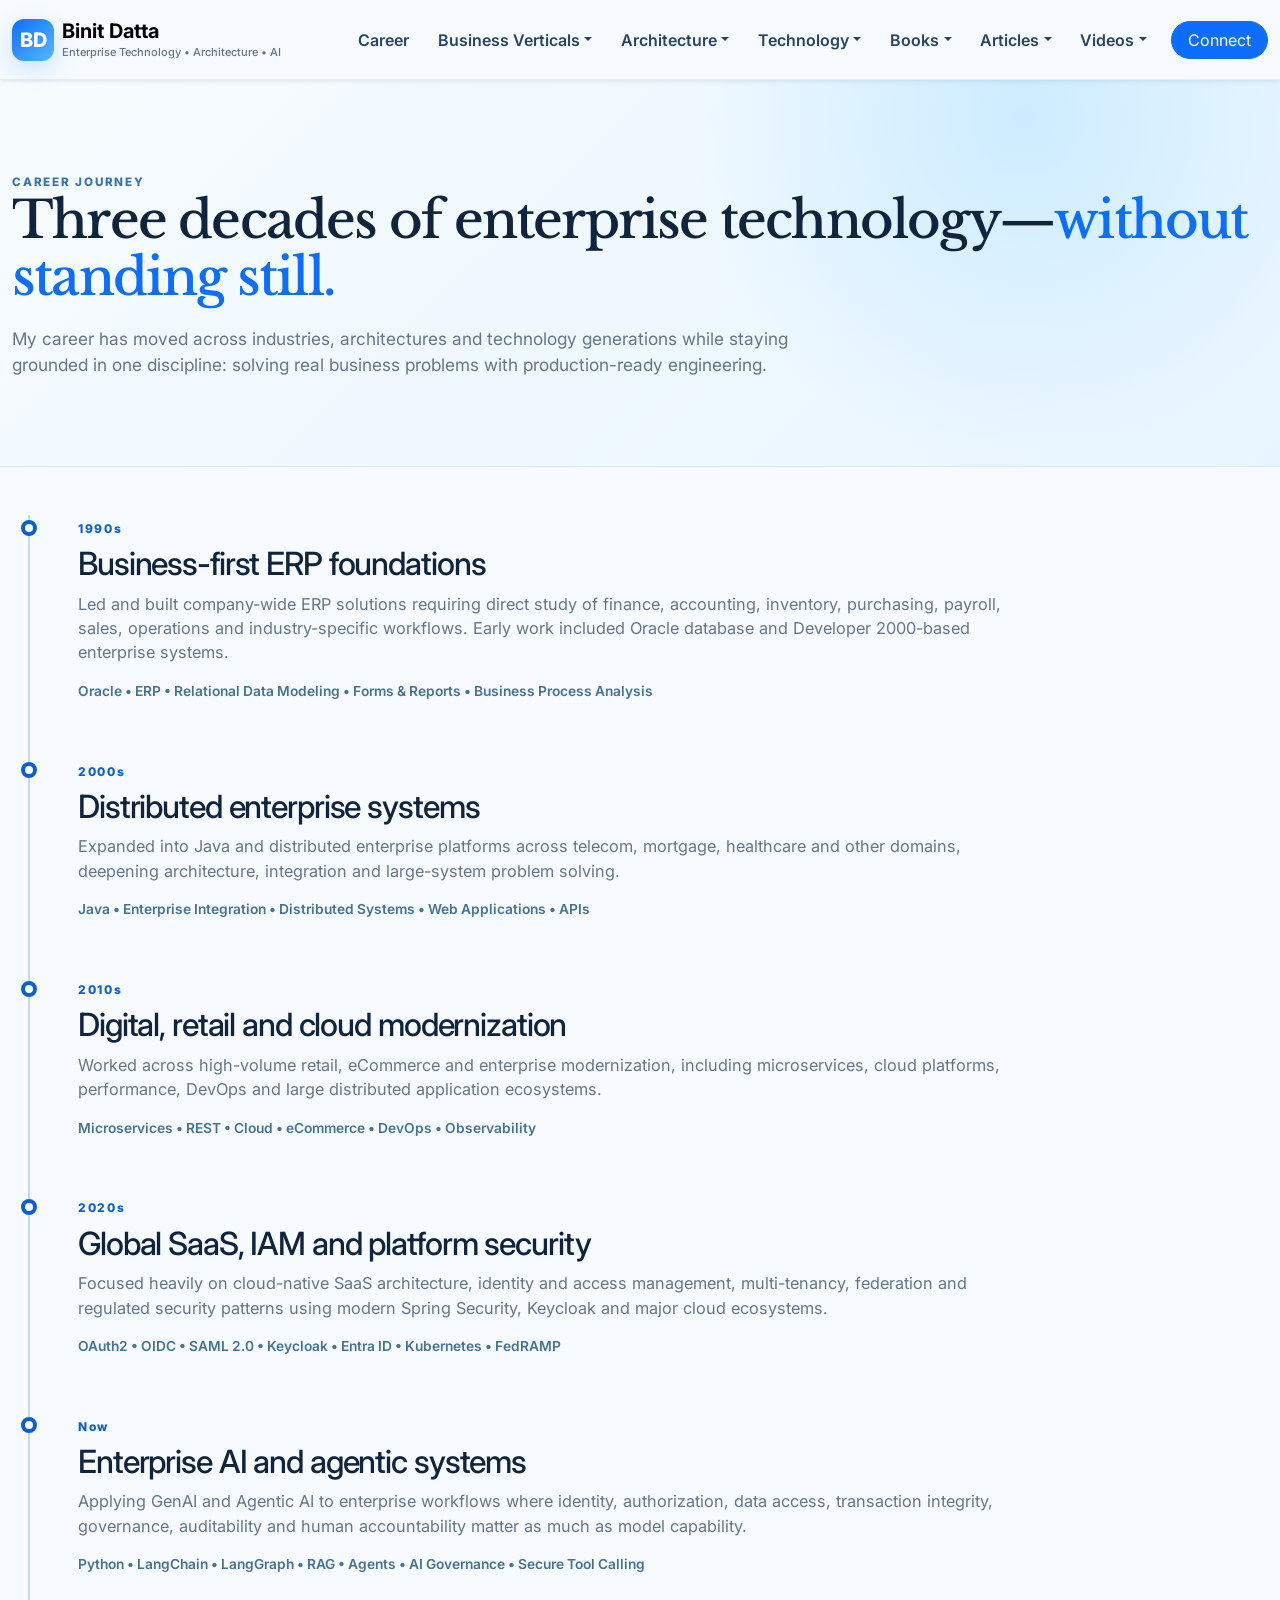
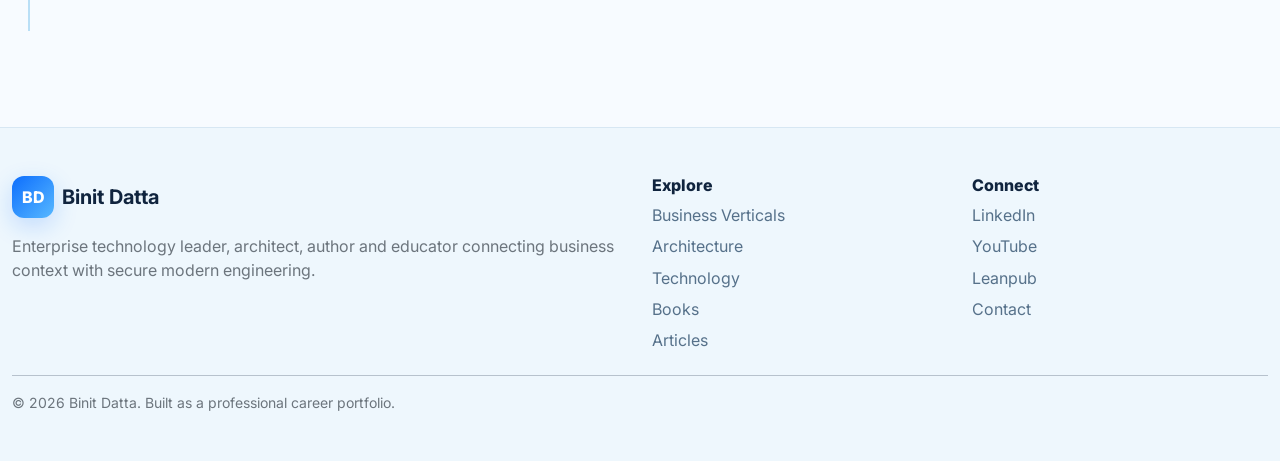
<file: career.html>
<!doctype html>
<html lang="en">
<head>
    <meta charset="utf-8">
    <meta name="viewport" content="width=device-width, initial-scale=1">
    <meta name="description"
          content="Three decades of enterprise technology leadership and hands-on architecture experience.">
    <title>Career | Binit Datta</title>
    <link rel="preconnect" href="https://fonts.googleapis.com">
    <link rel="preconnect" href="https://fonts.gstatic.com" crossorigin>
    <link href="https://fonts.googleapis.com/css2?family=Inter:wght@400;500;600;700;800&family=Libre+Baskerville:wght@700&display=swap"
          rel="stylesheet">
    <link href="https://cdn.jsdelivr.net/npm/bootstrap@5.3.3/dist/css/bootstrap.min.css" rel="stylesheet">
    <link rel="stylesheet" href="https://cdn.jsdelivr.net/npm/bootstrap-icons@1.11.3/font/bootstrap-icons.min.css">
    <link rel="stylesheet" href="styles.css">
</head>
<body>
<nav class="navbar navbar-expand-xl navbar-light sticky-top bd-navbar shadow-sm">
    <div class="container-xxl">
        <a class="navbar-brand d-flex align-items-center gap-2" href="index.html">
            <span class="brand-badge">BD</span>
            <span class="brand-text"><strong>Binit Datta</strong><small>Enterprise Technology • Architecture • AI</small></span>
        </a>
        <button class="navbar-toggler" type="button" data-bs-toggle="collapse" data-bs-target="#mainNav"
                aria-controls="mainNav" aria-expanded="false" aria-label="Toggle navigation"><span
                class="navbar-toggler-icon"></span></button>
        <div class="collapse navbar-collapse" id="mainNav">
            <ul class="navbar-nav ms-auto align-items-xl-center gap-xl-1">
                <li class="nav-item"><a class="nav-link" href="career.html">Career</a></li>
                <li class="nav-item dropdown">
                    <a class="nav-link dropdown-toggle" href="business-verticals.html" role="button"
                       data-bs-toggle="dropdown">Business Verticals</a>
                    <ul class="dropdown-menu dropdown-menu-lg-end mega-menu p-3">
                        <li><h6 class="dropdown-header">Industry Experience</h6></li>
                        <li><a class="dropdown-item" href="business-verticals.html#erp">ERP, Manufacturing &
                            Industrial</a></li>
                        <li><a class="dropdown-item" href="business-verticals.html#healthcare">Healthcare & Pharmacy</a>
                        </li>
                        <li><a class="dropdown-item" href="business-verticals.html#retail">Retail, eCommerce &
                            Consumer</a></li>
                        <li><a class="dropdown-item" href="business-verticals.html#finance">Financial Services &
                            Mortgage</a></li>
                        <li><a class="dropdown-item" href="business-verticals.html#supplychain">Supply Chain &
                            Source-to-Pay</a></li>
                        <li><a class="dropdown-item" href="business-verticals.html#other">Telecom, Services & Due
                            Diligence</a></li>
                        <li>
                            <hr class="dropdown-divider">
                        </li>
                        <li><a class="dropdown-item fw-semibold" href="business-verticals.html">View all 18+ verticals
                            →</a></li>
                    </ul>
                </li>
                <li class="nav-item dropdown">
                    <a class="nav-link dropdown-toggle" href="architecture.html" role="button"
                       data-bs-toggle="dropdown">Architecture</a>
                    <ul class="dropdown-menu dropdown-menu-lg-end mega-menu p-3">
                        <li><h6 class="dropdown-header">Architecture Portfolio</h6></li>
                        <li><a class="dropdown-item" href="architecture.html#erp-architecture">ERP & Enterprise
                            Platforms</a></li>
                        <li><a class="dropdown-item" href="architecture.html#iam-architecture">IAM & Security</a></li>
                        <li><a class="dropdown-item" href="architecture.html#data-architecture">Cloud, Data &
                            Analytics</a></li>
                        <li><a class="dropdown-item" href="architecture.html#ai-architecture">RAG & Agentic AI</a></li>
                        <li>
                            <hr class="dropdown-divider">
                        </li>
                        <li><a class="dropdown-item fw-semibold" href="architecture.html">Architecture archive: 1995 →
                            present</a></li>
                    </ul>
                </li>
                <li class="nav-item dropdown">
                    <a class="nav-link dropdown-toggle" href="technology.html" role="button" data-bs-toggle="dropdown">Technology</a>
                    <ul class="dropdown-menu dropdown-menu-lg-end mega-menu p-3">
                        <li><a class="dropdown-item" href="technology.html#iam">IAM & Cybersecurity</a></li>
                        <li><a class="dropdown-item" href="technology.html#java">Java, Spring & Quarkus</a></li>
                        <li><a class="dropdown-item" href="technology.html#cloud">Cloud, Kubernetes & DevSecOps</a></li>
                        <li><a class="dropdown-item" href="technology.html#integration">Microservices, APIs &
                            Integration</a></li>
                        <li><a class="dropdown-item" href="technology.html#data">Data, SQL & Analytics</a></li>
                        <li><a class="dropdown-item" href="technology.html#ai">GenAI, RAG & Agentic AI</a></li>
                        <li>
                            <hr class="dropdown-divider">
                        </li>
                        <li><a class="dropdown-item fw-semibold" href="technology.html">View technology portfolio →</a>
                        </li>
                    </ul>
                </li>
                <li class="nav-item dropdown"><a class="nav-link dropdown-toggle" href="books.html" role="button"
                                                 data-bs-toggle="dropdown">Books</a>
                    <ul class="dropdown-menu dropdown-menu-end">
                        <li><a class="dropdown-item" href="books.html#identity">Identity & Security</a></li>
                        <li><a class="dropdown-item" href="books.html#spring">Spring & Microservices</a></li>
                        <li><a class="dropdown-item" href="books.html#ai">AI & RAG</a></li>
                        <li><a class="dropdown-item" href="books.html#architecture">Enterprise Architecture</a></li>
                        <li>
                            <hr class="dropdown-divider">
                        </li>
                        <li><a class="dropdown-item fw-semibold" href="books.html">All books →</a></li>
                    </ul>
                </li>
                <li class="nav-item dropdown"><a class="nav-link dropdown-toggle" href="articles.html" role="button"
                                                 data-bs-toggle="dropdown">Articles</a>
                    <ul class="dropdown-menu dropdown-menu-end">
                        <li><a class="dropdown-item" href="articles.html#ai">AI & Agentic Systems</a></li>
                        <li><a class="dropdown-item" href="articles.html#security">Security & Identity</a></li>
                        <li><a class="dropdown-item" href="articles.html#architecture">Architecture & Microservices</a>
                        </li>
                        <li><a class="dropdown-item" href="articles.html#leadership">Leadership & Workforce</a></li>
                        <li>
                            <hr class="dropdown-divider">
                        </li>
                        <li><a class="dropdown-item fw-semibold" href="articles.html">Selected articles →</a></li>
                    </ul>
                </li>
                <li class="nav-item dropdown"><a class="nav-link dropdown-toggle" href="videos.html" role="button"
                                                 data-bs-toggle="dropdown">Videos</a>
                    <ul class="dropdown-menu dropdown-menu-end">
                        <li><a class="dropdown-item" href="videos.html#agentic">Agentic AI</a></li>
                        <li><a class="dropdown-item" href="videos.html#iam">IAM & Keycloak</a></li>
                        <li><a class="dropdown-item" href="videos.html#spring">Spring Boot & Security</a></li>
                        <li><a class="dropdown-item" href="videos.html#microservices">Microservices & Cloud</a></li>
                        <li><a class="dropdown-item" href="videos.html#python">Python, LangChain & LangGraph</a></li>
                        <li>
                            <hr class="dropdown-divider">
                        </li>
                        <li><a class="dropdown-item fw-semibold" href="https://www.youtube.com/@SecureAILearningLab"
                               target="_blank">Secure AI Learning Lab ↗</a></li>
                    </ul>
                </li>
                <li class="nav-item ms-xl-2"><a class="btn btn-primary rounded-pill px-3"
                                                href="contact.html">Connect</a></li>
            </ul>
        </div>
    </div>
</nav>
<header class="page-hero">
    <div class="container-xxl"><span class="eyebrow">CAREER JOURNEY</span>
        <h1>Three decades of enterprise technology—<span class="text-primary">without standing still.</span></h1>
        <p>My career has moved across industries, architectures and technology generations while staying grounded in one
            discipline: solving real business problems with production-ready engineering.</p></div>
</header>
<main class="py-5">
    <div class="container-xxl">
        <div class="timeline-modern">
            <article><span>1990s</span>
                <h2>Business-first ERP foundations</h2>
                <p>Led and built company-wide ERP solutions requiring direct study of finance, accounting, inventory,
                    purchasing, payroll, sales, operations and industry-specific workflows. Early work included Oracle
                    database and Developer 2000-based enterprise systems.</p>
                <div class="skill-line">Oracle • ERP • Relational Data Modeling • Forms & Reports • Business Process
                    Analysis
                </div>
            </article>
            <article><span>2000s</span>
                <h2>Distributed enterprise systems</h2>
                <p>Expanded into Java and distributed enterprise platforms across telecom, mortgage, healthcare and
                    other domains, deepening architecture, integration and large-system problem solving.</p>
                <div class="skill-line">Java • Enterprise Integration • Distributed Systems • Web Applications • APIs
                </div>
            </article>
            <article><span>2010s</span>
                <h2>Digital, retail and cloud modernization</h2>
                <p>Worked across high-volume retail, eCommerce and enterprise modernization, including microservices,
                    cloud platforms, performance, DevOps and large distributed application ecosystems.</p>
                <div class="skill-line">Microservices • REST • Cloud • eCommerce • DevOps • Observability</div>
            </article>
            <article><span>2020s</span>
                <h2>Global SaaS, IAM and platform security</h2>
                <p>Focused heavily on cloud-native SaaS architecture, identity and access management, multi-tenancy,
                    federation and regulated security patterns using modern Spring Security, Keycloak and major cloud
                    ecosystems.</p>
                <div class="skill-line">OAuth2 • OIDC • SAML 2.0 • Keycloak • Entra ID • Kubernetes • FedRAMP</div>
            </article>
            <article><span>Now</span>
                <h2>Enterprise AI and agentic systems</h2>
                <p>Applying GenAI and Agentic AI to enterprise workflows where identity, authorization, data access,
                    transaction integrity, governance, auditability and human accountability matter as much as model
                    capability.</p>
                <div class="skill-line">Python • LangChain • LangGraph • RAG • Agents • AI Governance • Secure Tool
                    Calling
                </div>
            </article>
        </div>
    </div>
</main>
<footer class="site-footer mt-5">
    <div class="container-xxl py-5">
        <div class="row g-4 align-items-start">
            <div class="col-lg-6">
                <div class="d-flex align-items-center gap-2 mb-3"><span class="brand-badge">BD</span><strong
                        class="fs-5">Binit Datta</strong></div>
                <p class="text-secondary mb-0">Enterprise technology leader, architect, author and educator connecting
                    business context with secure modern engineering.</p></div>
            <div class="col-lg-3"><h6>Explore</h6><a href="business-verticals.html">Business Verticals</a><a
                    href="architecture.html">Architecture</a><a href="technology.html">Technology</a><a
                    href="books.html">Books</a><a href="articles.html">Articles</a></div>
            <div class="col-lg-3"><h6>Connect</h6><a href="https://www.linkedin.com/in/binitdatta/" target="_blank">LinkedIn</a><a
                    href="https://www.youtube.com/@SecureAILearningLab" target="_blank">YouTube</a><a
                    href="https://leanpub.com/u/binitdatta2EKx_3SUrCOxN7dkY5u_pI" target="_blank">Leanpub</a><a
                    href="contact.html">Contact</a></div>
        </div>
        <hr>
        <div class="small text-secondary">© <span id="year"></span> Binit Datta. Built as a professional career
            portfolio.
        </div>
    </div>
</footer>
<script src="https://cdn.jsdelivr.net/npm/bootstrap@5.3.3/dist/js/bootstrap.bundle.min.js"></script>
<script src="script.js"></script>
</body>
</html>
</file>
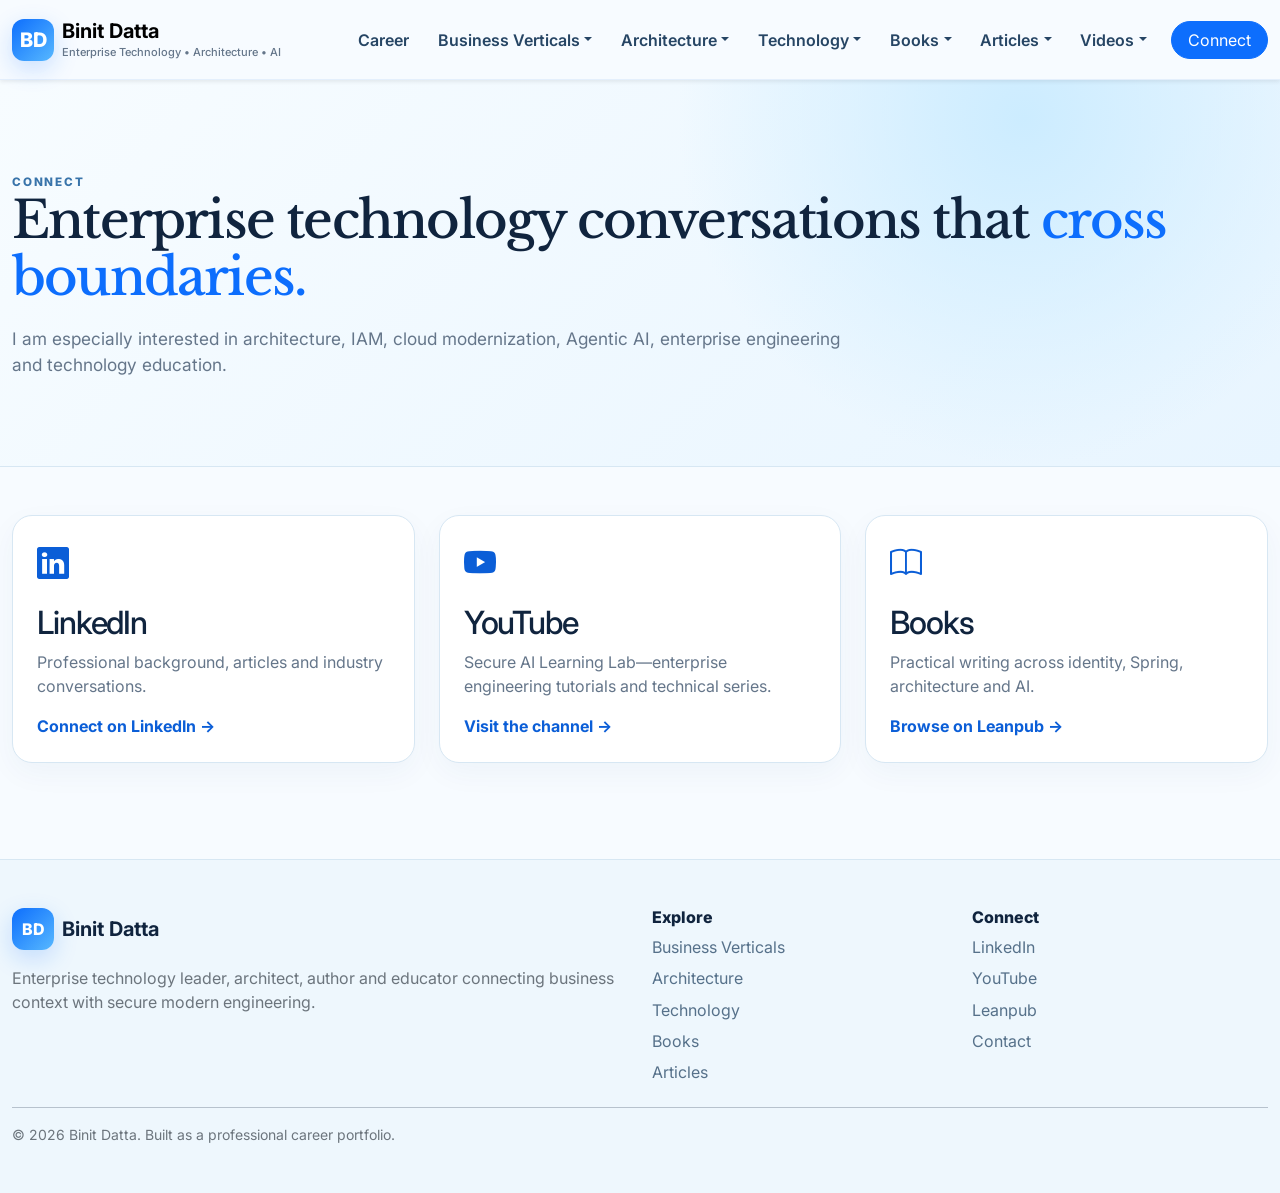
<file: contact.html>
<!doctype html><html lang="en"><head><meta charset="utf-8"><meta name="viewport" content="width=device-width, initial-scale=1"><meta name="description" content="Connect with Binit Datta on LinkedIn, YouTube and Leanpub."><title>Connect | Binit Datta</title><link rel="preconnect" href="https://fonts.googleapis.com"><link rel="preconnect" href="https://fonts.gstatic.com" crossorigin><link href="https://fonts.googleapis.com/css2?family=Inter:wght@400;500;600;700;800&family=Libre+Baskerville:wght@700&display=swap" rel="stylesheet"><link href="https://cdn.jsdelivr.net/npm/bootstrap@5.3.3/dist/css/bootstrap.min.css" rel="stylesheet"><link rel="stylesheet" href="https://cdn.jsdelivr.net/npm/bootstrap-icons@1.11.3/font/bootstrap-icons.min.css"><link rel="stylesheet" href="styles.css"></head><body>
<nav class="navbar navbar-expand-xl navbar-light sticky-top bd-navbar shadow-sm">
  <div class="container-xxl">
    <a class="navbar-brand d-flex align-items-center gap-2" href="index.html">
      <span class="brand-badge">BD</span>
      <span class="brand-text"><strong>Binit Datta</strong><small>Enterprise Technology • Architecture • AI</small></span>
    </a>
    <button class="navbar-toggler" type="button" data-bs-toggle="collapse" data-bs-target="#mainNav" aria-controls="mainNav" aria-expanded="false" aria-label="Toggle navigation"><span class="navbar-toggler-icon"></span></button>
    <div class="collapse navbar-collapse" id="mainNav">
      <ul class="navbar-nav ms-auto align-items-xl-center gap-xl-1">
        <li class="nav-item"><a class="nav-link" href="career.html">Career</a></li>
        <li class="nav-item dropdown">
          <a class="nav-link dropdown-toggle" href="business-verticals.html" role="button" data-bs-toggle="dropdown">Business Verticals</a>
          <ul class="dropdown-menu dropdown-menu-lg-end mega-menu p-3">
            <li><h6 class="dropdown-header">Industry Experience</h6></li>
            <li><a class="dropdown-item" href="business-verticals.html#erp">ERP, Manufacturing & Industrial</a></li>
            <li><a class="dropdown-item" href="business-verticals.html#healthcare">Healthcare & Pharmacy</a></li>
            <li><a class="dropdown-item" href="business-verticals.html#retail">Retail, eCommerce & Consumer</a></li>
            <li><a class="dropdown-item" href="business-verticals.html#finance">Financial Services & Mortgage</a></li>
            <li><a class="dropdown-item" href="business-verticals.html#supplychain">Supply Chain & Source-to-Pay</a></li>
            <li><a class="dropdown-item" href="business-verticals.html#other">Telecom, Services & Due Diligence</a></li>
            <li><hr class="dropdown-divider"></li>
            <li><a class="dropdown-item fw-semibold" href="business-verticals.html">View all 18+ verticals →</a></li>
          </ul>
        </li>
        <li class="nav-item dropdown">
          <a class="nav-link dropdown-toggle" href="architecture.html" role="button" data-bs-toggle="dropdown">Architecture</a>
          <ul class="dropdown-menu dropdown-menu-lg-end mega-menu p-3">
            <li><h6 class="dropdown-header">Architecture Portfolio</h6></li>
            <li><a class="dropdown-item" href="architecture.html#erp-architecture">ERP & Enterprise Platforms</a></li>
            <li><a class="dropdown-item" href="architecture.html#iam-architecture">IAM & Security</a></li>
            <li><a class="dropdown-item" href="architecture.html#data-architecture">Cloud, Data & Analytics</a></li>
            <li><a class="dropdown-item" href="architecture.html#ai-architecture">RAG & Agentic AI</a></li>
            <li><hr class="dropdown-divider"></li>
            <li><a class="dropdown-item fw-semibold" href="architecture.html">Architecture archive: 1995 → present</a></li>
          </ul>
        </li>
        <li class="nav-item dropdown">
          <a class="nav-link dropdown-toggle" href="technology.html" role="button" data-bs-toggle="dropdown">Technology</a>
          <ul class="dropdown-menu dropdown-menu-lg-end mega-menu p-3">
            <li><a class="dropdown-item" href="technology.html#iam">IAM & Cybersecurity</a></li>
            <li><a class="dropdown-item" href="technology.html#java">Java, Spring & Quarkus</a></li>
            <li><a class="dropdown-item" href="technology.html#cloud">Cloud, Kubernetes & DevSecOps</a></li>
            <li><a class="dropdown-item" href="technology.html#integration">Microservices, APIs & Integration</a></li>
            <li><a class="dropdown-item" href="technology.html#data">Data, SQL & Analytics</a></li>
            <li><a class="dropdown-item" href="technology.html#ai">GenAI, RAG & Agentic AI</a></li>
            <li><hr class="dropdown-divider"></li>
            <li><a class="dropdown-item fw-semibold" href="technology.html">View technology portfolio →</a></li>
          </ul>
        </li>
        <li class="nav-item dropdown"><a class="nav-link dropdown-toggle" href="books.html" role="button" data-bs-toggle="dropdown">Books</a><ul class="dropdown-menu dropdown-menu-end"><li><a class="dropdown-item" href="books.html#identity">Identity & Security</a></li><li><a class="dropdown-item" href="books.html#spring">Spring & Microservices</a></li><li><a class="dropdown-item" href="books.html#ai">AI & RAG</a></li><li><a class="dropdown-item" href="books.html#architecture">Enterprise Architecture</a></li><li><hr class="dropdown-divider"></li><li><a class="dropdown-item fw-semibold" href="books.html">All books →</a></li></ul></li>
        <li class="nav-item dropdown"><a class="nav-link dropdown-toggle" href="articles.html" role="button" data-bs-toggle="dropdown">Articles</a><ul class="dropdown-menu dropdown-menu-end"><li><a class="dropdown-item" href="articles.html#ai">AI & Agentic Systems</a></li><li><a class="dropdown-item" href="articles.html#security">Security & Identity</a></li><li><a class="dropdown-item" href="articles.html#architecture">Architecture & Microservices</a></li><li><a class="dropdown-item" href="articles.html#leadership">Leadership & Workforce</a></li><li><hr class="dropdown-divider"></li><li><a class="dropdown-item fw-semibold" href="articles.html">Selected articles →</a></li></ul></li>
        <li class="nav-item dropdown"><a class="nav-link dropdown-toggle" href="videos.html" role="button" data-bs-toggle="dropdown">Videos</a><ul class="dropdown-menu dropdown-menu-end"><li><a class="dropdown-item" href="videos.html#agentic">Agentic AI</a></li><li><a class="dropdown-item" href="videos.html#iam">IAM & Keycloak</a></li><li><a class="dropdown-item" href="videos.html#spring">Spring Boot & Security</a></li><li><a class="dropdown-item" href="videos.html#microservices">Microservices & Cloud</a></li><li><a class="dropdown-item" href="videos.html#python">Python, LangChain & LangGraph</a></li><li><hr class="dropdown-divider"></li><li><a class="dropdown-item fw-semibold" href="https://www.youtube.com/@SecureAILearningLab" target="_blank">Secure AI Learning Lab ↗</a></li></ul></li>
        <li class="nav-item ms-xl-2"><a class="btn btn-primary rounded-pill px-3" href="contact.html">Connect</a></li>
      </ul>
    </div>
  </div>
</nav><header class="page-hero"><div class="container-xxl"><span class="eyebrow">CONNECT</span><h1>Enterprise technology conversations that <span class="text-primary">cross boundaries.</span></h1><p>I am especially interested in architecture, IAM, cloud modernization, Agentic AI, enterprise engineering and technology education.</p></div></header><main class="py-5"><div class="container-xxl"><div class="row g-4"><div class="col-lg-4"><a class="contact-card" target="_blank" href="https://www.linkedin.com/in/binitdatta/"><i class="bi bi-linkedin"></i><h2>LinkedIn</h2><p>Professional background, articles and industry conversations.</p><span>Connect on LinkedIn →</span></a></div><div class="col-lg-4"><a class="contact-card" target="_blank" href="https://www.youtube.com/@SecureAILearningLab"><i class="bi bi-youtube"></i><h2>YouTube</h2><p>Secure AI Learning Lab—enterprise engineering tutorials and technical series.</p><span>Visit the channel →</span></a></div><div class="col-lg-4"><a class="contact-card" target="_blank" href="https://leanpub.com/u/binitdatta2EKx_3SUrCOxN7dkY5u_pI"><i class="bi bi-book"></i><h2>Books</h2><p>Practical writing across identity, Spring, architecture and AI.</p><span>Browse on Leanpub →</span></a></div></div></div></main><footer class="site-footer mt-5"><div class="container-xxl py-5"><div class="row g-4 align-items-start"><div class="col-lg-6"><div class="d-flex align-items-center gap-2 mb-3"><span class="brand-badge">BD</span><strong class="fs-5">Binit Datta</strong></div><p class="text-secondary mb-0">Enterprise technology leader, architect, author and educator connecting business context with secure modern engineering.</p></div><div class="col-lg-3"><h6>Explore</h6><a href="business-verticals.html">Business Verticals</a><a href="architecture.html">Architecture</a><a href="technology.html">Technology</a><a href="books.html">Books</a><a href="articles.html">Articles</a></div><div class="col-lg-3"><h6>Connect</h6><a href="https://www.linkedin.com/in/binitdatta/" target="_blank">LinkedIn</a><a href="https://www.youtube.com/@SecureAILearningLab" target="_blank">YouTube</a><a href="https://leanpub.com/u/binitdatta2EKx_3SUrCOxN7dkY5u_pI" target="_blank">Leanpub</a><a href="contact.html">Contact</a></div></div><hr><div class="small text-secondary">© <span id="year"></span> Binit Datta. Built as a professional career portfolio.</div></div></footer><script src="https://cdn.jsdelivr.net/npm/bootstrap@5.3.3/dist/js/bootstrap.bundle.min.js"></script><script src="script.js"></script></body></html>
</file>
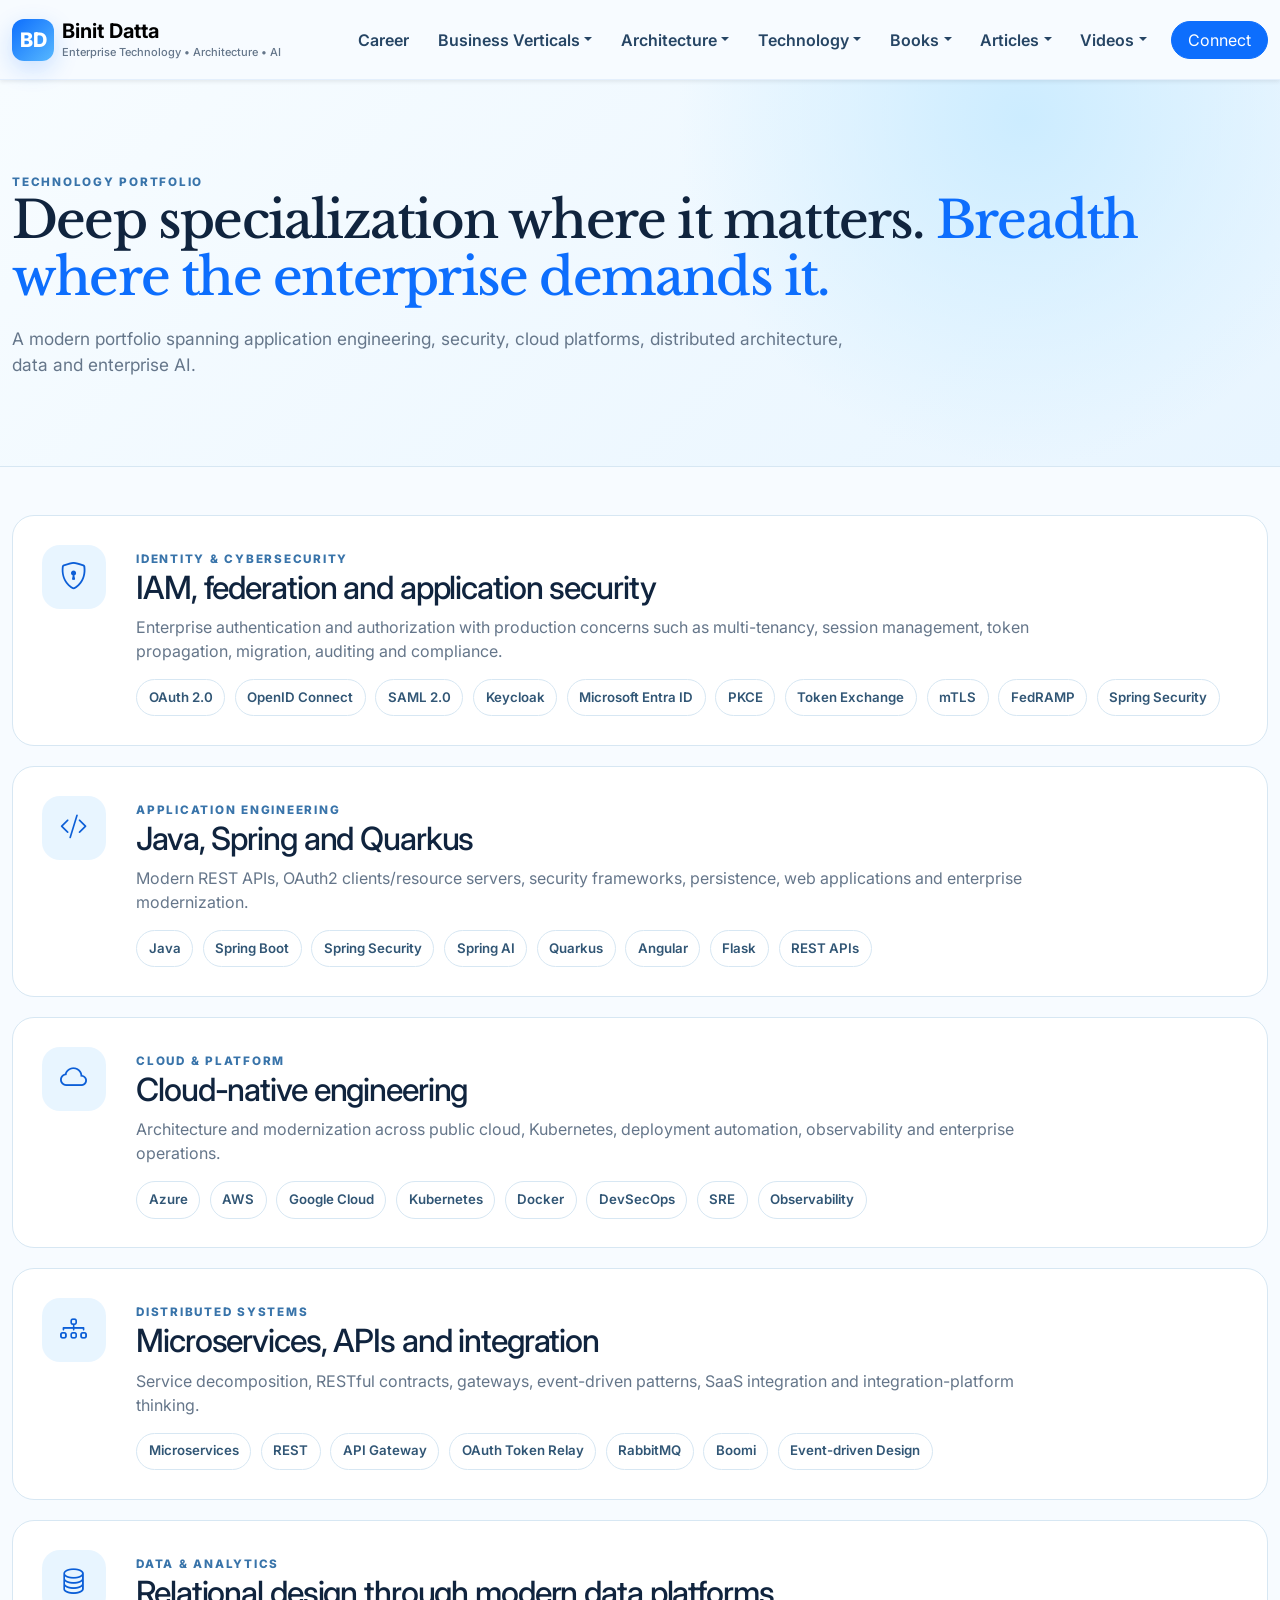
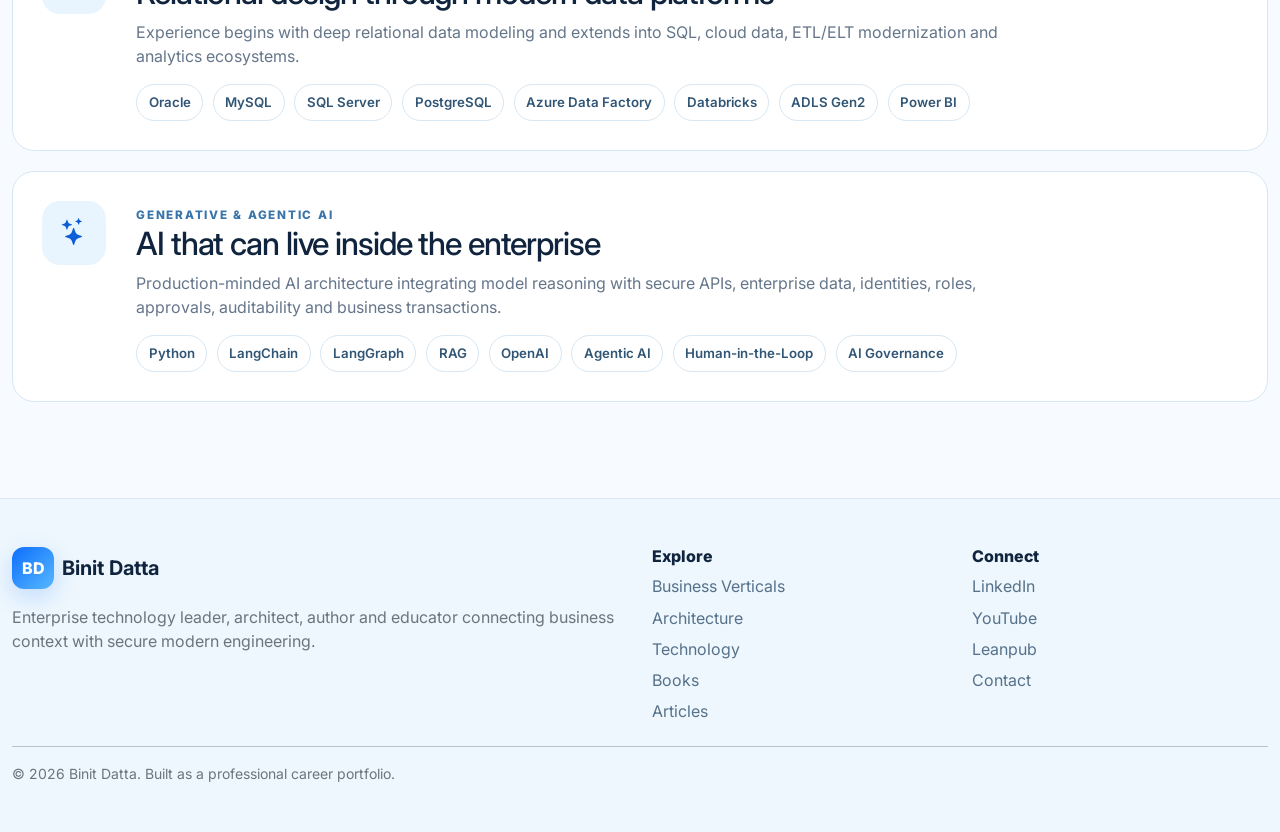
<file: technology.html>
<!doctype html>
<html lang="en">
<head>
    <meta charset="utf-8">
    <meta name="viewport" content="width=device-width, initial-scale=1">
    <meta name="description"
          content="Technology expertise across IAM, Spring, cloud, microservices, data and Agentic AI.">
    <title>Technology Portfolio | Binit Datta</title>
    <link rel="preconnect" href="https://fonts.googleapis.com">
    <link rel="preconnect" href="https://fonts.gstatic.com" crossorigin>
    <link href="https://fonts.googleapis.com/css2?family=Inter:wght@400;500;600;700;800&family=Libre+Baskerville:wght@700&display=swap"
          rel="stylesheet">
    <link href="https://cdn.jsdelivr.net/npm/bootstrap@5.3.3/dist/css/bootstrap.min.css" rel="stylesheet">
    <link rel="stylesheet" href="https://cdn.jsdelivr.net/npm/bootstrap-icons@1.11.3/font/bootstrap-icons.min.css">
    <link rel="stylesheet" href="styles.css">
</head>
<body>
<nav class="navbar navbar-expand-xl navbar-light sticky-top bd-navbar shadow-sm">
    <div class="container-xxl">
        <a class="navbar-brand d-flex align-items-center gap-2" href="index.html">
            <span class="brand-badge">BD</span>
            <span class="brand-text"><strong>Binit Datta</strong><small>Enterprise Technology • Architecture • AI</small></span>
        </a>
        <button class="navbar-toggler" type="button" data-bs-toggle="collapse" data-bs-target="#mainNav"
                aria-controls="mainNav" aria-expanded="false" aria-label="Toggle navigation"><span
                class="navbar-toggler-icon"></span></button>
        <div class="collapse navbar-collapse" id="mainNav">
            <ul class="navbar-nav ms-auto align-items-xl-center gap-xl-1">
                <li class="nav-item"><a class="nav-link" href="career.html">Career</a></li>
                <li class="nav-item dropdown">
                    <a class="nav-link dropdown-toggle" href="business-verticals.html" role="button"
                       data-bs-toggle="dropdown">Business Verticals</a>
                    <ul class="dropdown-menu dropdown-menu-lg-end mega-menu p-3">
                        <li><h6 class="dropdown-header">Industry Experience</h6></li>
                        <li><a class="dropdown-item" href="business-verticals.html#erp">ERP, Manufacturing &
                            Industrial</a></li>
                        <li><a class="dropdown-item" href="business-verticals.html#healthcare">Healthcare & Pharmacy</a>
                        </li>
                        <li><a class="dropdown-item" href="business-verticals.html#retail">Retail, eCommerce &
                            Consumer</a></li>
                        <li><a class="dropdown-item" href="business-verticals.html#finance">Financial Services &
                            Mortgage</a></li>
                        <li><a class="dropdown-item" href="business-verticals.html#supplychain">Supply Chain &
                            Source-to-Pay</a></li>
                        <li><a class="dropdown-item" href="business-verticals.html#other">Telecom, Services & Due
                            Diligence</a></li>
                        <li>
                            <hr class="dropdown-divider">
                        </li>
                        <li><a class="dropdown-item fw-semibold" href="business-verticals.html">View all 18+ verticals
                            →</a></li>
                    </ul>
                </li>
                <li class="nav-item dropdown">
                    <a class="nav-link dropdown-toggle" href="architecture.html" role="button"
                       data-bs-toggle="dropdown">Architecture</a>
                    <ul class="dropdown-menu dropdown-menu-lg-end mega-menu p-3">
                        <li><h6 class="dropdown-header">Architecture Portfolio</h6></li>
                        <li><a class="dropdown-item" href="architecture.html#erp-architecture">ERP & Enterprise
                            Platforms</a></li>
                        <li><a class="dropdown-item" href="architecture.html#iam-architecture">IAM & Security</a></li>
                        <li><a class="dropdown-item" href="architecture.html#data-architecture">Cloud, Data &
                            Analytics</a></li>
                        <li><a class="dropdown-item" href="architecture.html#ai-architecture">RAG & Agentic AI</a></li>
                        <li>
                            <hr class="dropdown-divider">
                        </li>
                        <li><a class="dropdown-item fw-semibold" href="architecture.html">Architecture archive: 1995 →
                            present</a></li>
                    </ul>
                </li>
                <li class="nav-item dropdown">
                    <a class="nav-link dropdown-toggle" href="technology.html" role="button" data-bs-toggle="dropdown">Technology</a>
                    <ul class="dropdown-menu dropdown-menu-lg-end mega-menu p-3">
                        <li><a class="dropdown-item" href="technology.html#iam">IAM & Cybersecurity</a></li>
                        <li><a class="dropdown-item" href="technology.html#java">Java, Spring & Quarkus</a></li>
                        <li><a class="dropdown-item" href="technology.html#cloud">Cloud, Kubernetes & DevSecOps</a></li>
                        <li><a class="dropdown-item" href="technology.html#integration">Microservices, APIs &
                            Integration</a></li>
                        <li><a class="dropdown-item" href="technology.html#data">Data, SQL & Analytics</a></li>
                        <li><a class="dropdown-item" href="technology.html#ai">GenAI, RAG & Agentic AI</a></li>
                        <li>
                            <hr class="dropdown-divider">
                        </li>
                        <li><a class="dropdown-item fw-semibold" href="technology.html">View technology portfolio →</a>
                        </li>
                    </ul>
                </li>
                <li class="nav-item dropdown"><a class="nav-link dropdown-toggle" href="books.html" role="button"
                                                 data-bs-toggle="dropdown">Books</a>
                    <ul class="dropdown-menu dropdown-menu-end">
                        <li><a class="dropdown-item" href="books.html#identity">Identity & Security</a></li>
                        <li><a class="dropdown-item" href="books.html#spring">Spring & Microservices</a></li>
                        <li><a class="dropdown-item" href="books.html#ai">AI & RAG</a></li>
                        <li><a class="dropdown-item" href="books.html#architecture">Enterprise Architecture</a></li>
                        <li>
                            <hr class="dropdown-divider">
                        </li>
                        <li><a class="dropdown-item fw-semibold" href="books.html">All books →</a></li>
                    </ul>
                </li>
                <li class="nav-item dropdown"><a class="nav-link dropdown-toggle" href="articles.html" role="button"
                                                 data-bs-toggle="dropdown">Articles</a>
                    <ul class="dropdown-menu dropdown-menu-end">
                        <li><a class="dropdown-item" href="articles.html#ai">AI & Agentic Systems</a></li>
                        <li><a class="dropdown-item" href="articles.html#security">Security & Identity</a></li>
                        <li><a class="dropdown-item" href="articles.html#architecture">Architecture & Microservices</a>
                        </li>
                        <li><a class="dropdown-item" href="articles.html#leadership">Leadership & Workforce</a></li>
                        <li>
                            <hr class="dropdown-divider">
                        </li>
                        <li><a class="dropdown-item fw-semibold" href="articles.html">Selected articles →</a></li>
                    </ul>
                </li>
                <li class="nav-item dropdown"><a class="nav-link dropdown-toggle" href="videos.html" role="button"
                                                 data-bs-toggle="dropdown">Videos</a>
                    <ul class="dropdown-menu dropdown-menu-end">
                        <li><a class="dropdown-item" href="videos.html#agentic">Agentic AI</a></li>
                        <li><a class="dropdown-item" href="videos.html#iam">IAM & Keycloak</a></li>
                        <li><a class="dropdown-item" href="videos.html#spring">Spring Boot & Security</a></li>
                        <li><a class="dropdown-item" href="videos.html#microservices">Microservices & Cloud</a></li>
                        <li><a class="dropdown-item" href="videos.html#python">Python, LangChain & LangGraph</a></li>
                        <li>
                            <hr class="dropdown-divider">
                        </li>
                        <li><a class="dropdown-item fw-semibold" href="https://www.youtube.com/@SecureAILearningLab"
                               target="_blank">Secure AI Learning Lab ↗</a></li>
                    </ul>
                </li>
                <li class="nav-item ms-xl-2"><a class="btn btn-primary rounded-pill px-3"
                                                href="contact.html">Connect</a></li>
            </ul>
        </div>
    </div>
</nav>
<header class="page-hero">
    <div class="container-xxl"><span class="eyebrow">TECHNOLOGY PORTFOLIO</span>
        <h1>Deep specialization where it matters. <span
                class="text-primary">Breadth where the enterprise demands it.</span></h1>
        <p>A modern portfolio spanning application engineering, security, cloud platforms, distributed architecture,
            data and enterprise AI.</p></div>
</header>
<main class="py-5">
    <div class="container-xxl">
        <div class="tech-grid">
            <section id="iam" class="tech-domain">
                <div class="tech-icon"><i class="bi bi-shield-lock"></i></div>
                <div><span class="eyebrow">IDENTITY & CYBERSECURITY</span>
                    <h2>IAM, federation and application security</h2>
                    <p>Enterprise authentication and authorization with production concerns such as multi-tenancy,
                        session management, token propagation, migration, auditing and compliance.</p>
                    <div class="tag-cloud"><span>OAuth 2.0</span><span>OpenID Connect</span><span>SAML 2.0</span><span>Keycloak</span><span>Microsoft Entra ID</span><span>PKCE</span><span>Token Exchange</span><span>mTLS</span><span>FedRAMP</span><span>Spring Security</span>
                    </div>
                </div>
            </section>
            <section id="java" class="tech-domain">
                <div class="tech-icon"><i class="bi bi-code-slash"></i></div>
                <div><span class="eyebrow">APPLICATION ENGINEERING</span>
                    <h2>Java, Spring and Quarkus</h2>
                    <p>Modern REST APIs, OAuth2 clients/resource servers, security frameworks, persistence, web
                        applications and enterprise modernization.</p>
                    <div class="tag-cloud"><span>Java</span><span>Spring Boot</span><span>Spring Security</span><span>Spring AI</span><span>Quarkus</span><span>Angular</span><span>Flask</span><span>REST APIs</span>
                    </div>
                </div>
            </section>
            <section id="cloud" class="tech-domain">
                <div class="tech-icon"><i class="bi bi-cloud"></i></div>
                <div><span class="eyebrow">CLOUD & PLATFORM</span>
                    <h2>Cloud-native engineering</h2>
                    <p>Architecture and modernization across public cloud, Kubernetes, deployment automation,
                        observability and enterprise operations.</p>
                    <div class="tag-cloud">
                        <span>Azure</span><span>AWS</span><span>Google Cloud</span><span>Kubernetes</span><span>Docker</span><span>DevSecOps</span><span>SRE</span><span>Observability</span>
                    </div>
                </div>
            </section>
            <section id="integration" class="tech-domain">
                <div class="tech-icon"><i class="bi bi-diagram-3"></i></div>
                <div><span class="eyebrow">DISTRIBUTED SYSTEMS</span>
                    <h2>Microservices, APIs and integration</h2>
                    <p>Service decomposition, RESTful contracts, gateways, event-driven patterns, SaaS integration and
                        integration-platform thinking.</p>
                    <div class="tag-cloud"><span>Microservices</span><span>REST</span><span>API Gateway</span><span>OAuth Token Relay</span><span>RabbitMQ</span><span>Boomi</span><span>Event-driven Design</span>
                    </div>
                </div>
            </section>
            <section id="data" class="tech-domain">
                <div class="tech-icon"><i class="bi bi-database"></i></div>
                <div><span class="eyebrow">DATA & ANALYTICS</span>
                    <h2>Relational design through modern data platforms</h2>
                    <p>Experience begins with deep relational data modeling and extends into SQL, cloud data, ETL/ELT
                        modernization and analytics ecosystems.</p>
                    <div class="tag-cloud">
                        <span>Oracle</span><span>MySQL</span><span>SQL Server</span><span>PostgreSQL</span><span>Azure Data Factory</span><span>Databricks</span><span>ADLS Gen2</span><span>Power BI</span>
                    </div>
                </div>
            </section>
            <section id="ai" class="tech-domain">
                <div class="tech-icon"><i class="bi bi-stars"></i></div>
                <div><span class="eyebrow">GENERATIVE & AGENTIC AI</span>
                    <h2>AI that can live inside the enterprise</h2>
                    <p>Production-minded AI architecture integrating model reasoning with secure APIs, enterprise data,
                        identities, roles, approvals, auditability and business transactions.</p>
                    <div class="tag-cloud">
                        <span>Python</span><span>LangChain</span><span>LangGraph</span><span>RAG</span><span>OpenAI</span><span>Agentic AI</span><span>Human-in-the-Loop</span><span>AI Governance</span>
                    </div>
                </div>
            </section>
        </div>
    </div>
</main>
<footer class="site-footer mt-5">
    <div class="container-xxl py-5">
        <div class="row g-4 align-items-start">
            <div class="col-lg-6">
                <div class="d-flex align-items-center gap-2 mb-3"><span class="brand-badge">BD</span><strong
                        class="fs-5">Binit Datta</strong></div>
                <p class="text-secondary mb-0">Enterprise technology leader, architect, author and educator connecting
                    business context with secure modern engineering.</p></div>
            <div class="col-lg-3"><h6>Explore</h6><a href="business-verticals.html">Business Verticals</a><a
                    href="architecture.html">Architecture</a><a href="technology.html">Technology</a><a
                    href="books.html">Books</a><a href="articles.html">Articles</a></div>
            <div class="col-lg-3"><h6>Connect</h6><a href="https://www.linkedin.com/in/binitdatta/" target="_blank">LinkedIn</a><a
                    href="https://www.youtube.com/@SecureAILearningLab" target="_blank">YouTube</a><a
                    href="https://leanpub.com/u/binitdatta2EKx_3SUrCOxN7dkY5u_pI" target="_blank">Leanpub</a><a
                    href="contact.html">Contact</a></div>
        </div>
        <hr>
        <div class="small text-secondary">© <span id="year"></span> Binit Datta. Built as a professional career
            portfolio.
        </div>
    </div>
</footer>
<script src="https://cdn.jsdelivr.net/npm/bootstrap@5.3.3/dist/js/bootstrap.bundle.min.js"></script>
<script src="script.js"></script>
</body>
</html>
</file>
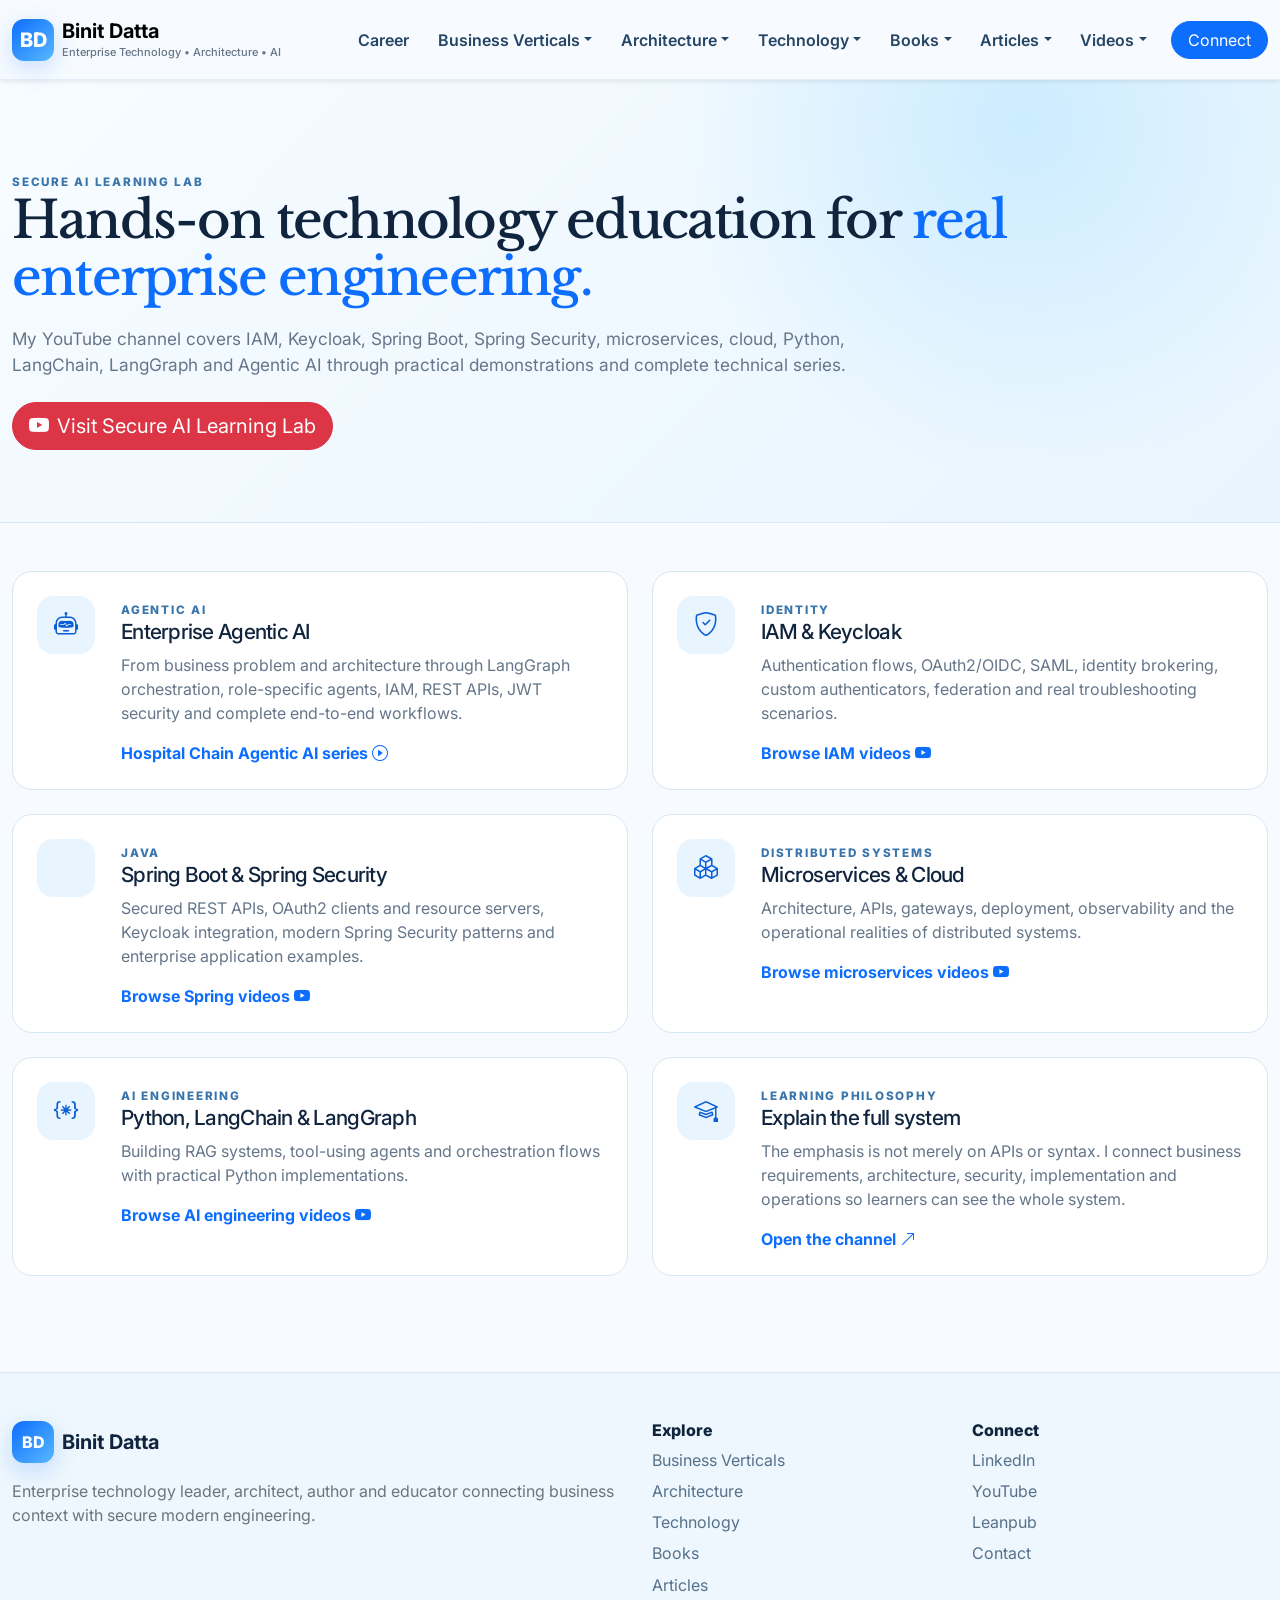
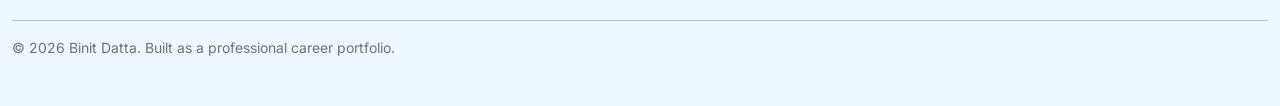
<file: videos.html>
<!doctype html>
<html lang="en">
<head>
    <meta charset="utf-8">
    <meta name="viewport" content="width=device-width, initial-scale=1">
    <meta name="description"
          content="Secure AI Learning Lab YouTube channel topics and technical series by Binit Datta.">
    <title>Videos | Secure AI Learning Lab | Binit Datta</title>
    <link rel="preconnect" href="https://fonts.googleapis.com">
    <link rel="preconnect" href="https://fonts.gstatic.com" crossorigin>
    <link href="https://fonts.googleapis.com/css2?family=Inter:wght@400;500;600;700;800&family=Libre+Baskerville:wght@700&display=swap"
          rel="stylesheet">
    <link href="https://cdn.jsdelivr.net/npm/bootstrap@5.3.3/dist/css/bootstrap.min.css" rel="stylesheet">
    <link rel="stylesheet" href="https://cdn.jsdelivr.net/npm/bootstrap-icons@1.11.3/font/bootstrap-icons.min.css">
    <link rel="stylesheet" href="styles.css">
</head>
<body>
<nav class="navbar navbar-expand-xl navbar-light sticky-top bd-navbar shadow-sm">
    <div class="container-xxl">
        <a class="navbar-brand d-flex align-items-center gap-2" href="index.html">
            <span class="brand-badge">BD</span>
            <span class="brand-text"><strong>Binit Datta</strong><small>Enterprise Technology • Architecture • AI</small></span>
        </a>
        <button class="navbar-toggler" type="button" data-bs-toggle="collapse" data-bs-target="#mainNav"
                aria-controls="mainNav" aria-expanded="false" aria-label="Toggle navigation"><span
                class="navbar-toggler-icon"></span></button>
        <div class="collapse navbar-collapse" id="mainNav">
            <ul class="navbar-nav ms-auto align-items-xl-center gap-xl-1">
                <li class="nav-item"><a class="nav-link" href="career.html">Career</a></li>
                <li class="nav-item dropdown">
                    <a class="nav-link dropdown-toggle" href="business-verticals.html" role="button"
                       data-bs-toggle="dropdown">Business Verticals</a>
                    <ul class="dropdown-menu dropdown-menu-lg-end mega-menu p-3">
                        <li><h6 class="dropdown-header">Industry Experience</h6></li>
                        <li><a class="dropdown-item" href="business-verticals.html#erp">ERP, Manufacturing &
                            Industrial</a></li>
                        <li><a class="dropdown-item" href="business-verticals.html#healthcare">Healthcare & Pharmacy</a>
                        </li>
                        <li><a class="dropdown-item" href="business-verticals.html#retail">Retail, eCommerce &
                            Consumer</a></li>
                        <li><a class="dropdown-item" href="business-verticals.html#finance">Financial Services &
                            Mortgage</a></li>
                        <li><a class="dropdown-item" href="business-verticals.html#supplychain">Supply Chain &
                            Source-to-Pay</a></li>
                        <li><a class="dropdown-item" href="business-verticals.html#other">Telecom, Services & Due
                            Diligence</a></li>
                        <li>
                            <hr class="dropdown-divider">
                        </li>
                        <li><a class="dropdown-item fw-semibold" href="business-verticals.html">View all 18+ verticals
                            →</a></li>
                    </ul>
                </li>
                <li class="nav-item dropdown">
                    <a class="nav-link dropdown-toggle" href="architecture.html" role="button"
                       data-bs-toggle="dropdown">Architecture</a>
                    <ul class="dropdown-menu dropdown-menu-lg-end mega-menu p-3">
                        <li><h6 class="dropdown-header">Architecture Portfolio</h6></li>
                        <li><a class="dropdown-item" href="architecture.html#erp-architecture">ERP & Enterprise
                            Platforms</a></li>
                        <li><a class="dropdown-item" href="architecture.html#iam-architecture">IAM & Security</a></li>
                        <li><a class="dropdown-item" href="architecture.html#data-architecture">Cloud, Data &
                            Analytics</a></li>
                        <li><a class="dropdown-item" href="architecture.html#ai-architecture">RAG & Agentic AI</a></li>
                        <li>
                            <hr class="dropdown-divider">
                        </li>
                        <li><a class="dropdown-item fw-semibold" href="architecture.html">Architecture archive: 1995 →
                            present</a></li>
                    </ul>
                </li>
                <li class="nav-item dropdown">
                    <a class="nav-link dropdown-toggle" href="technology.html" role="button" data-bs-toggle="dropdown">Technology</a>
                    <ul class="dropdown-menu dropdown-menu-lg-end mega-menu p-3">
                        <li><a class="dropdown-item" href="technology.html#iam">IAM & Cybersecurity</a></li>
                        <li><a class="dropdown-item" href="technology.html#java">Java, Spring & Quarkus</a></li>
                        <li><a class="dropdown-item" href="technology.html#cloud">Cloud, Kubernetes & DevSecOps</a></li>
                        <li><a class="dropdown-item" href="technology.html#integration">Microservices, APIs &
                            Integration</a></li>
                        <li><a class="dropdown-item" href="technology.html#data">Data, SQL & Analytics</a></li>
                        <li><a class="dropdown-item" href="technology.html#ai">GenAI, RAG & Agentic AI</a></li>
                        <li>
                            <hr class="dropdown-divider">
                        </li>
                        <li><a class="dropdown-item fw-semibold" href="technology.html">View technology portfolio →</a>
                        </li>
                    </ul>
                </li>
                <li class="nav-item dropdown"><a class="nav-link dropdown-toggle" href="books.html" role="button"
                                                 data-bs-toggle="dropdown">Books</a>
                    <ul class="dropdown-menu dropdown-menu-end">
                        <li><a class="dropdown-item" href="books.html#identity">Identity & Security</a></li>
                        <li><a class="dropdown-item" href="books.html#spring">Spring & Microservices</a></li>
                        <li><a class="dropdown-item" href="books.html#ai">AI & RAG</a></li>
                        <li><a class="dropdown-item" href="books.html#architecture">Enterprise Architecture</a></li>
                        <li>
                            <hr class="dropdown-divider">
                        </li>
                        <li><a class="dropdown-item fw-semibold" href="books.html">All books →</a></li>
                    </ul>
                </li>
                <li class="nav-item dropdown"><a class="nav-link dropdown-toggle" href="articles.html" role="button"
                                                 data-bs-toggle="dropdown">Articles</a>
                    <ul class="dropdown-menu dropdown-menu-end">
                        <li><a class="dropdown-item" href="articles.html#ai">AI & Agentic Systems</a></li>
                        <li><a class="dropdown-item" href="articles.html#security">Security & Identity</a></li>
                        <li><a class="dropdown-item" href="articles.html#architecture">Architecture & Microservices</a>
                        </li>
                        <li><a class="dropdown-item" href="articles.html#leadership">Leadership & Workforce</a></li>
                        <li>
                            <hr class="dropdown-divider">
                        </li>
                        <li><a class="dropdown-item fw-semibold" href="articles.html">Selected articles →</a></li>
                    </ul>
                </li>
                <li class="nav-item dropdown"><a class="nav-link dropdown-toggle" href="videos.html" role="button"
                                                 data-bs-toggle="dropdown">Videos</a>
                    <ul class="dropdown-menu dropdown-menu-end">
                        <li><a class="dropdown-item" href="videos.html#agentic">Agentic AI</a></li>
                        <li><a class="dropdown-item" href="videos.html#iam">IAM & Keycloak</a></li>
                        <li><a class="dropdown-item" href="videos.html#spring">Spring Boot & Security</a></li>
                        <li><a class="dropdown-item" href="videos.html#microservices">Microservices & Cloud</a></li>
                        <li><a class="dropdown-item" href="videos.html#python">Python, LangChain & LangGraph</a></li>
                        <li>
                            <hr class="dropdown-divider">
                        </li>
                        <li><a class="dropdown-item fw-semibold" href="https://www.youtube.com/@SecureAILearningLab"
                               target="_blank">Secure AI Learning Lab ↗</a></li>
                    </ul>
                </li>
                <li class="nav-item ms-xl-2"><a class="btn btn-primary rounded-pill px-3"
                                                href="contact.html">Connect</a></li>
            </ul>
        </div>
    </div>
</nav>
<header class="page-hero">
    <div class="container-xxl"><span class="eyebrow">SECURE AI LEARNING LAB</span>
        <h1>Hands-on technology education for <span class="text-primary">real enterprise engineering.</span></h1>
        <p>My YouTube channel covers IAM, Keycloak, Spring Boot, Spring Security, microservices, cloud, Python,
            LangChain, LangGraph and Agentic AI through practical demonstrations and complete technical series.</p>
        <div class="mt-4"><a class="btn btn-danger btn-lg rounded-pill" target="_blank"
                             href="https://www.youtube.com/@SecureAILearningLab"><i class="bi bi-youtube me-2"></i>Visit
            Secure AI Learning Lab</a></div>
    </div>
</header>
<main class="py-5">
    <div class="container-xxl">
        <div class="row g-4">
            <div class="col-lg-6" id="agentic">
                <article class="video-category">
                    <div class="video-icon"><i class="bi bi-robot"></i></div>
                    <div><span class="eyebrow">AGENTIC AI</span>
                        <h2>Enterprise Agentic AI</h2>
                        <p>From business problem and architecture through LangGraph orchestration, role-specific agents,
                            IAM, REST APIs, JWT security and complete end-to-end workflows.</p><a target="_blank"
                                                                                                  href="https://www.youtube.com/watch?v=8SFJUBKdQ8M&list=PLBNRQa2gih0g">Hospital
                            Chain Agentic AI series <i class="bi bi-play-circle"></i></a></div>
                </article>
            </div>
            <div class="col-lg-6" id="iam">
                <article class="video-category">
                    <div class="video-icon"><i class="bi bi-shield-check"></i></div>
                    <div><span class="eyebrow">IDENTITY</span>
                        <h2>IAM & Keycloak</h2>
                        <p>Authentication flows, OAuth2/OIDC, SAML, identity brokering, custom authenticators,
                            federation and real troubleshooting scenarios.</p><a target="_blank"
                                                                                 href="https://www.youtube.com/@SecureAILearningLab">Browse
                            IAM videos <i class="bi bi-youtube"></i></a></div>
                </article>
            </div>
            <div class="col-lg-6" id="spring">
                <article class="video-category">
                    <div class="video-icon"><i class="bi bi-leaf"></i></div>
                    <div><span class="eyebrow">JAVA</span>
                        <h2>Spring Boot & Spring Security</h2>
                        <p>Secured REST APIs, OAuth2 clients and resource servers, Keycloak integration, modern Spring
                            Security patterns and enterprise application examples.</p><a target="_blank"
                                                                                         href="https://www.youtube.com/@SecureAILearningLab">Browse
                            Spring videos <i class="bi bi-youtube"></i></a></div>
                </article>
            </div>
            <div class="col-lg-6" id="microservices">
                <article class="video-category">
                    <div class="video-icon"><i class="bi bi-boxes"></i></div>
                    <div><span class="eyebrow">DISTRIBUTED SYSTEMS</span>
                        <h2>Microservices & Cloud</h2>
                        <p>Architecture, APIs, gateways, deployment, observability and the operational realities of
                            distributed systems.</p><a target="_blank"
                                                       href="https://www.youtube.com/@SecureAILearningLab">Browse
                            microservices videos <i class="bi bi-youtube"></i></a></div>
                </article>
            </div>
            <div class="col-lg-6" id="python">
                <article class="video-category">
                    <div class="video-icon"><i class="bi bi-braces-asterisk"></i></div>
                    <div><span class="eyebrow">AI ENGINEERING</span>
                        <h2>Python, LangChain & LangGraph</h2>
                        <p>Building RAG systems, tool-using agents and orchestration flows with practical Python
                            implementations.</p><a target="_blank" href="https://www.youtube.com/@SecureAILearningLab">Browse
                            AI engineering videos <i class="bi bi-youtube"></i></a></div>
                </article>
            </div>
            <div class="col-lg-6">
                <article class="video-category">
                    <div class="video-icon"><i class="bi bi-mortarboard"></i></div>
                    <div><span class="eyebrow">LEARNING PHILOSOPHY</span>
                        <h2>Explain the full system</h2>
                        <p>The emphasis is not merely on APIs or syntax. I connect business requirements, architecture,
                            security, implementation and operations so learners can see the whole system.</p><a
                                target="_blank" href="https://www.youtube.com/@SecureAILearningLab">Open the channel <i
                                class="bi bi-arrow-up-right"></i></a></div>
                </article>
            </div>
        </div>
    </div>
</main>
<footer class="site-footer mt-5">
    <div class="container-xxl py-5">
        <div class="row g-4 align-items-start">
            <div class="col-lg-6">
                <div class="d-flex align-items-center gap-2 mb-3"><span class="brand-badge">BD</span><strong
                        class="fs-5">Binit Datta</strong></div>
                <p class="text-secondary mb-0">Enterprise technology leader, architect, author and educator connecting
                    business context with secure modern engineering.</p></div>
            <div class="col-lg-3"><h6>Explore</h6><a href="business-verticals.html">Business Verticals</a><a
                    href="architecture.html">Architecture</a><a href="technology.html">Technology</a><a
                    href="books.html">Books</a><a href="articles.html">Articles</a></div>
            <div class="col-lg-3"><h6>Connect</h6><a href="https://www.linkedin.com/in/binitdatta/" target="_blank">LinkedIn</a><a
                    href="https://www.youtube.com/@SecureAILearningLab" target="_blank">YouTube</a><a
                    href="https://leanpub.com/u/binitdatta2EKx_3SUrCOxN7dkY5u_pI" target="_blank">Leanpub</a><a
                    href="contact.html">Contact</a></div>
        </div>
        <hr>
        <div class="small text-secondary">© <span id="year"></span> Binit Datta. Built as a professional career
            portfolio.
        </div>
    </div>
</footer>
<script src="https://cdn.jsdelivr.net/npm/bootstrap@5.3.3/dist/js/bootstrap.bundle.min.js"></script>
<script src="script.js"></script>
</body>
</html>
</file>
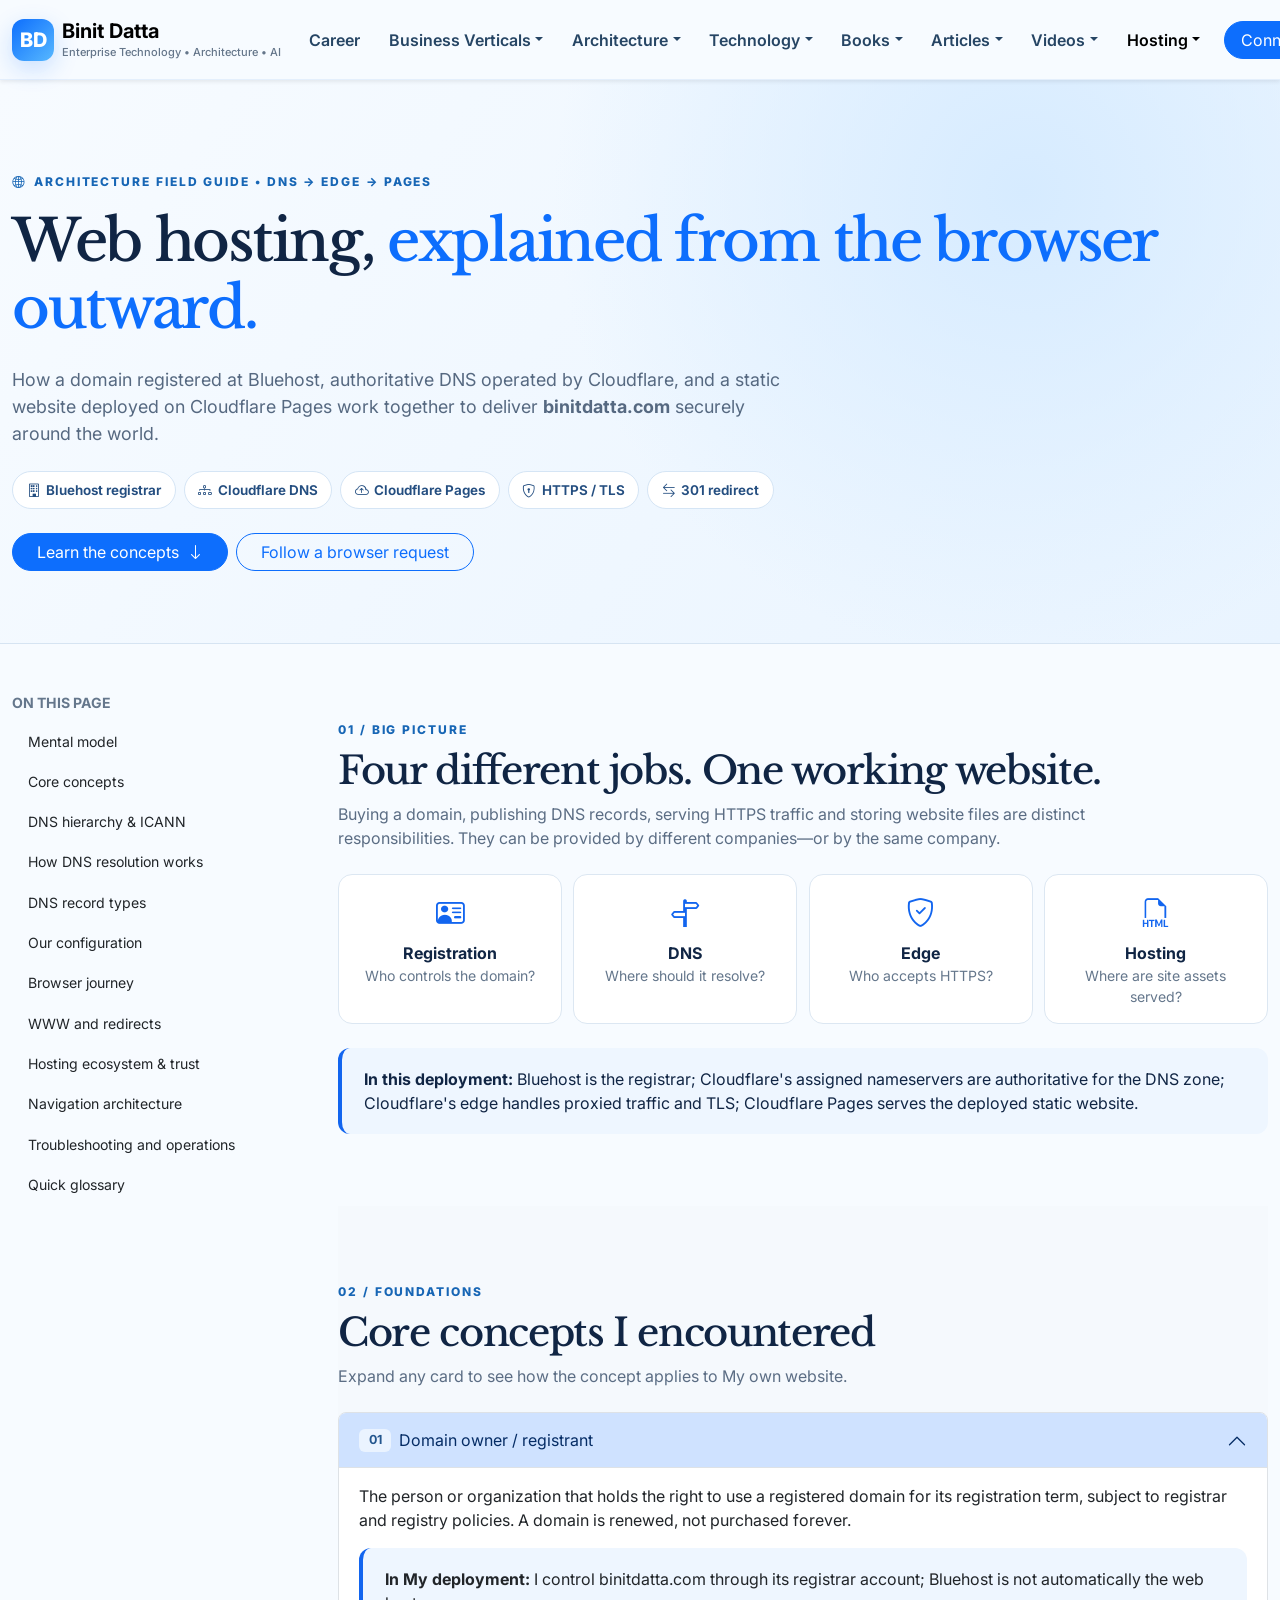
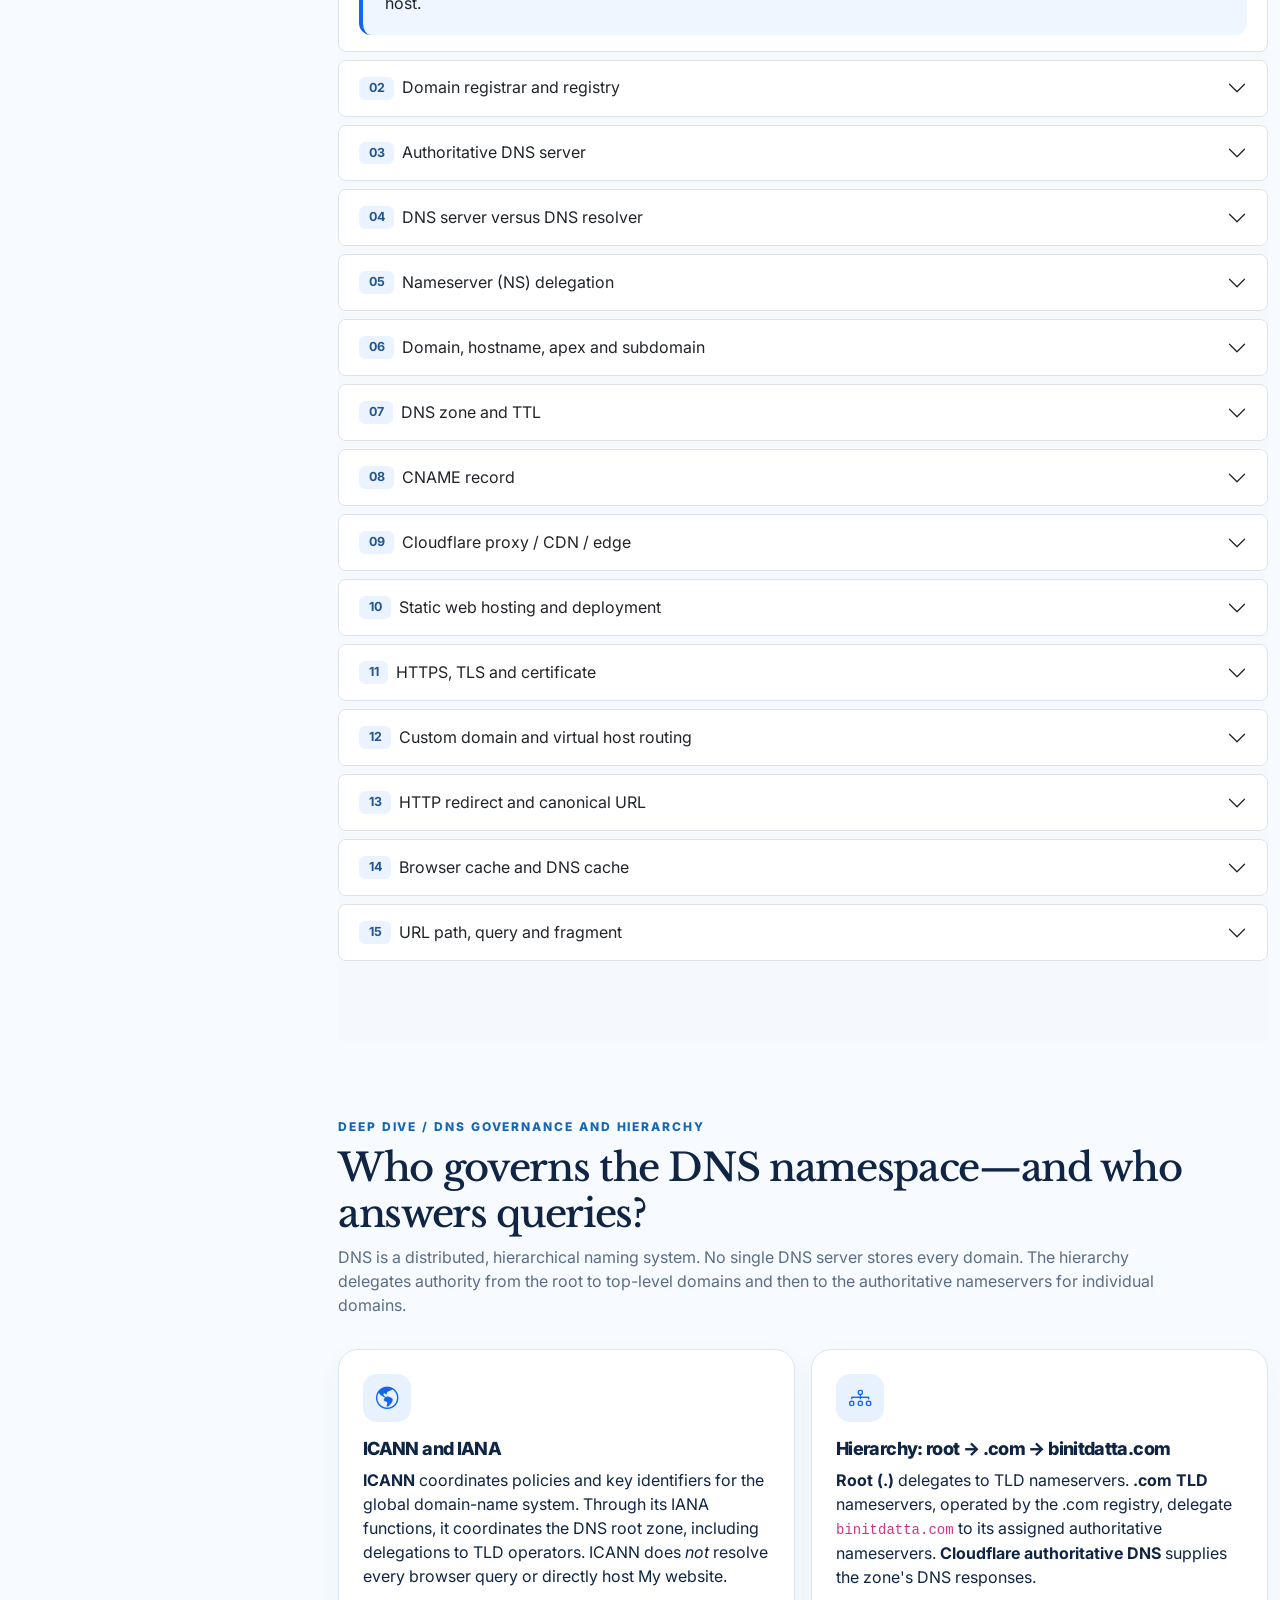
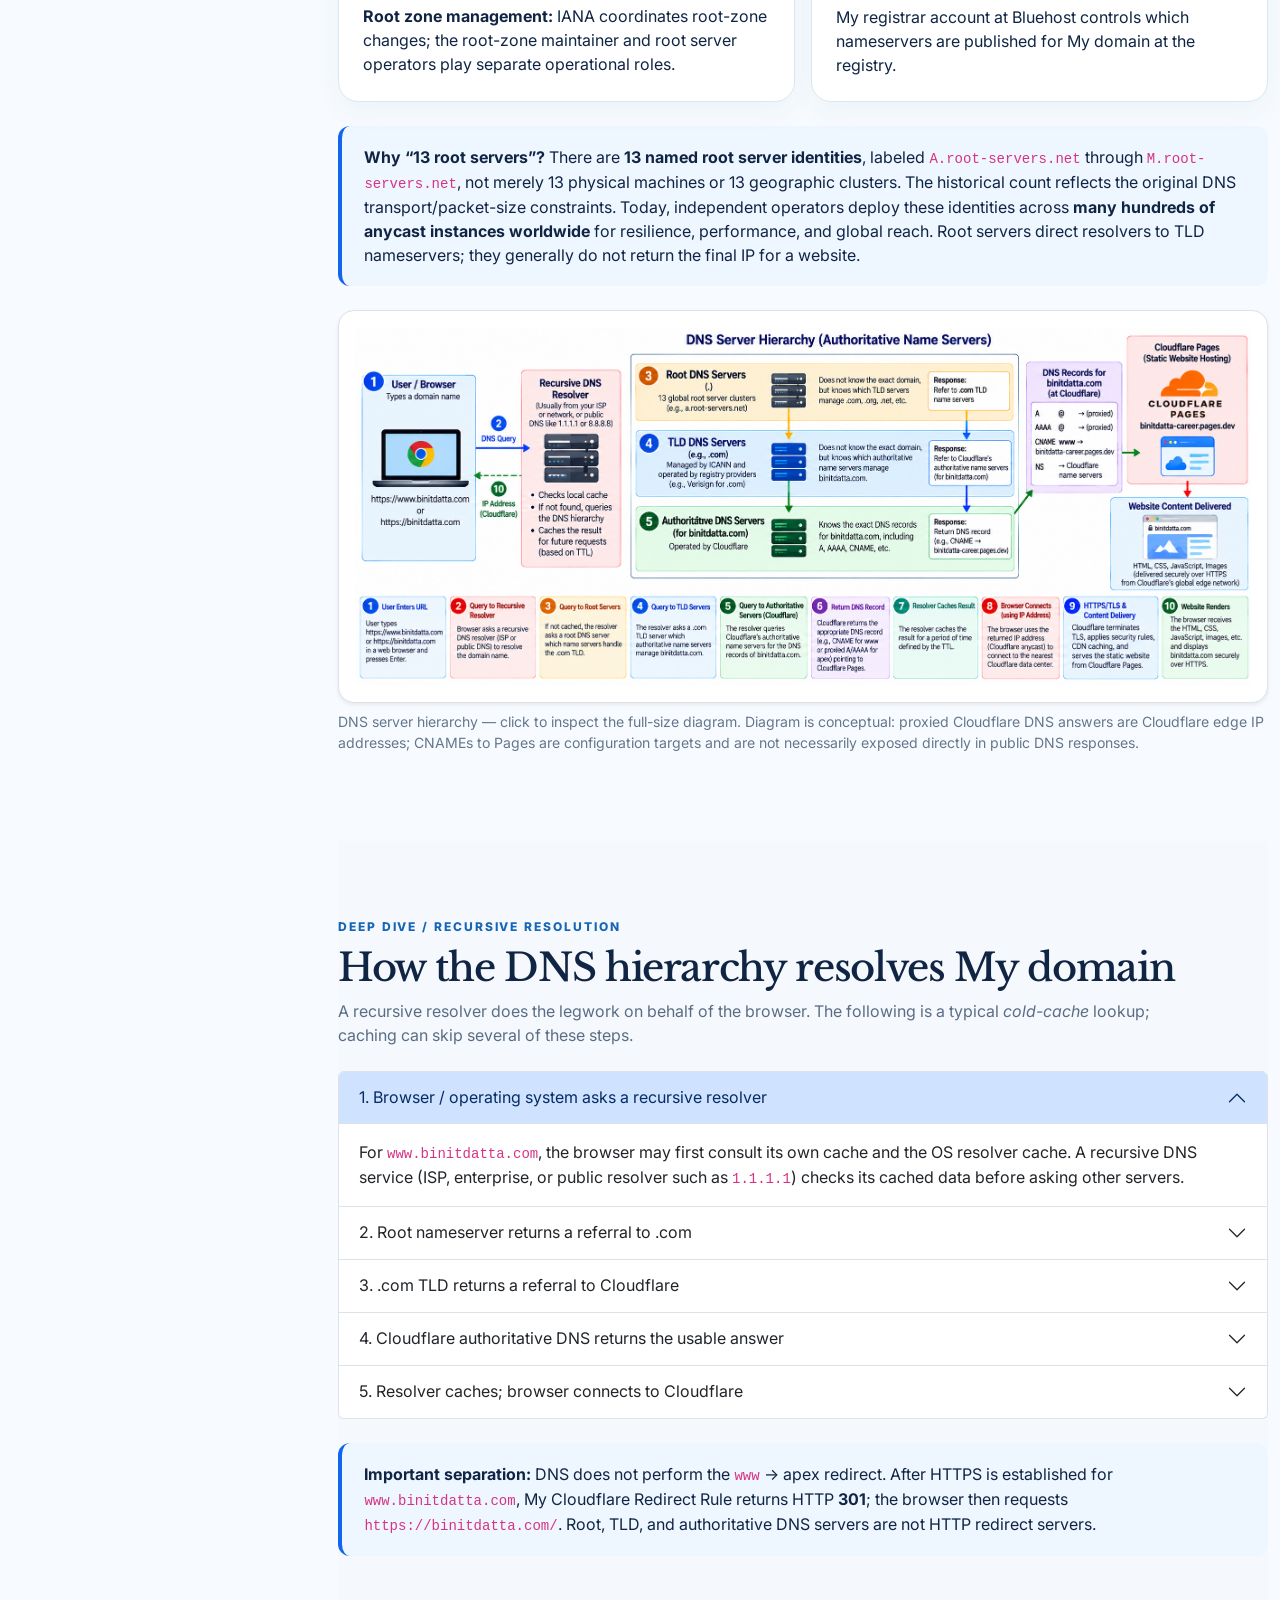
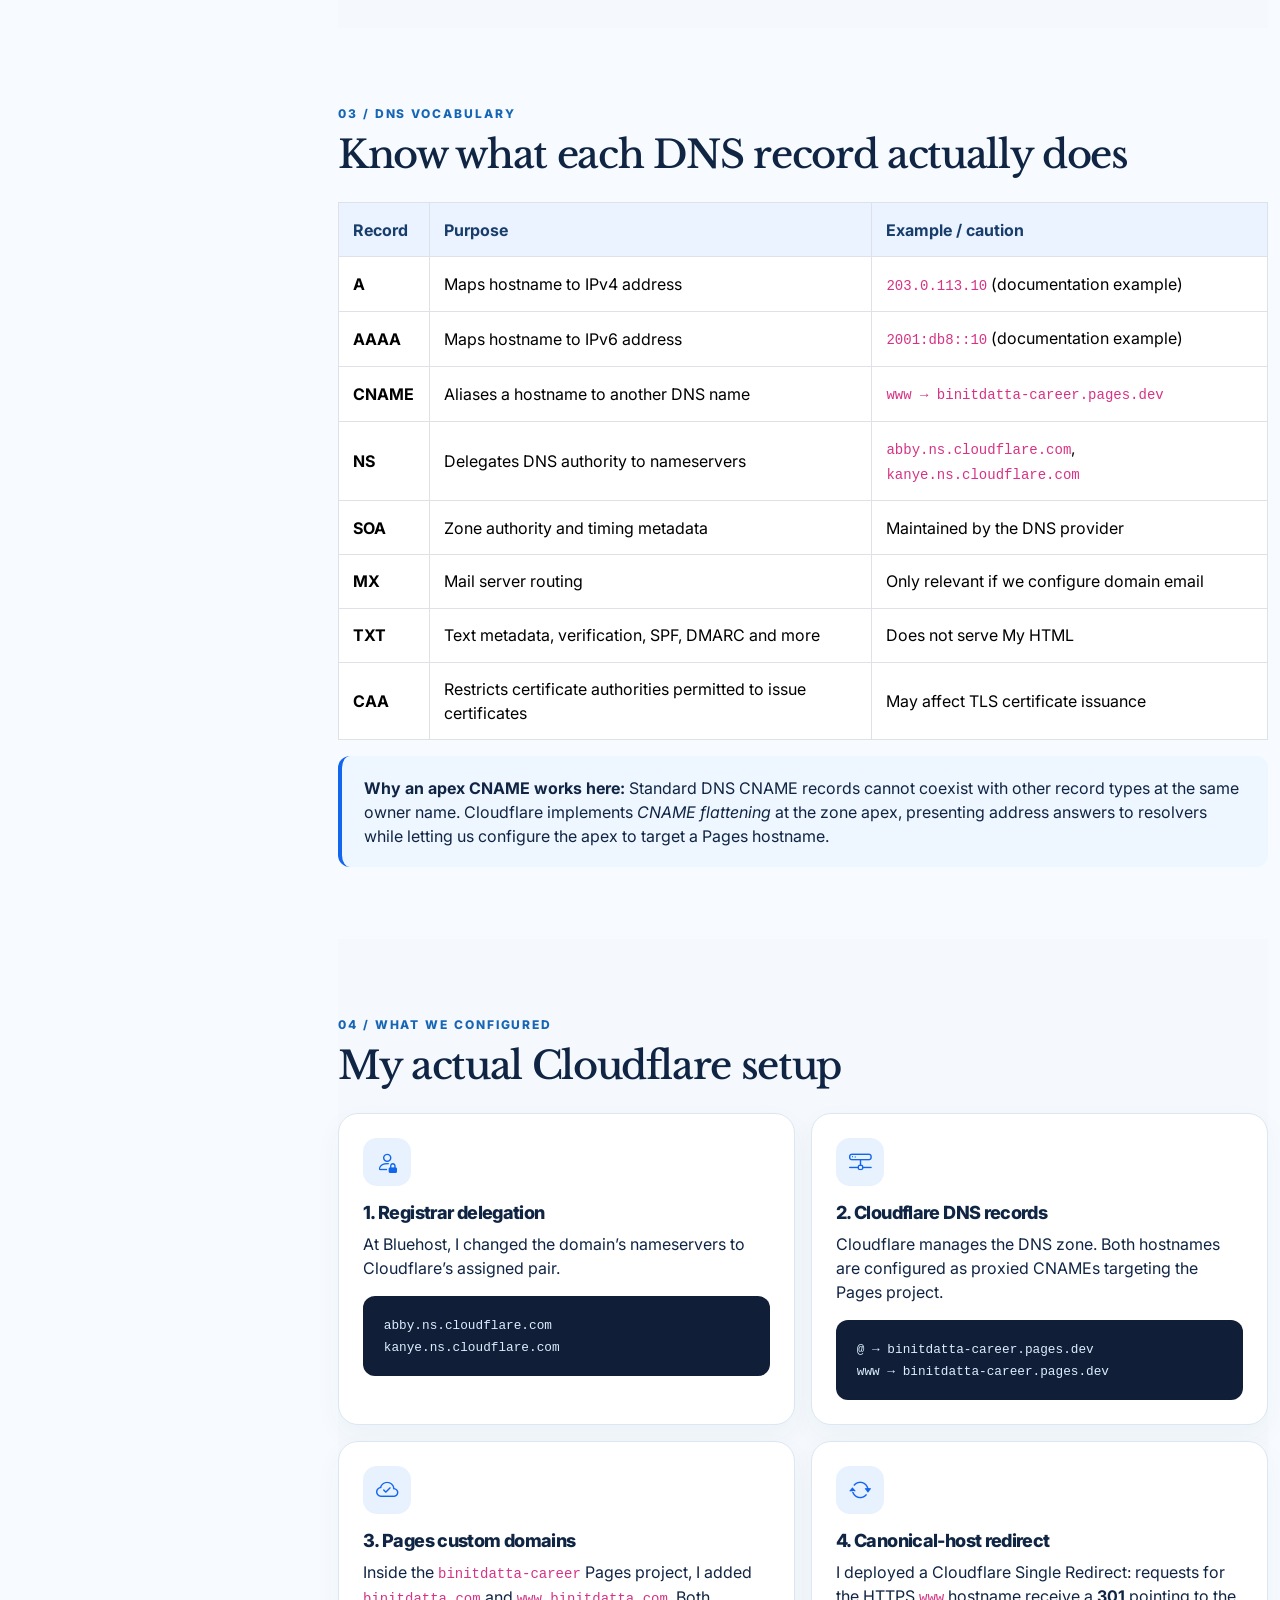
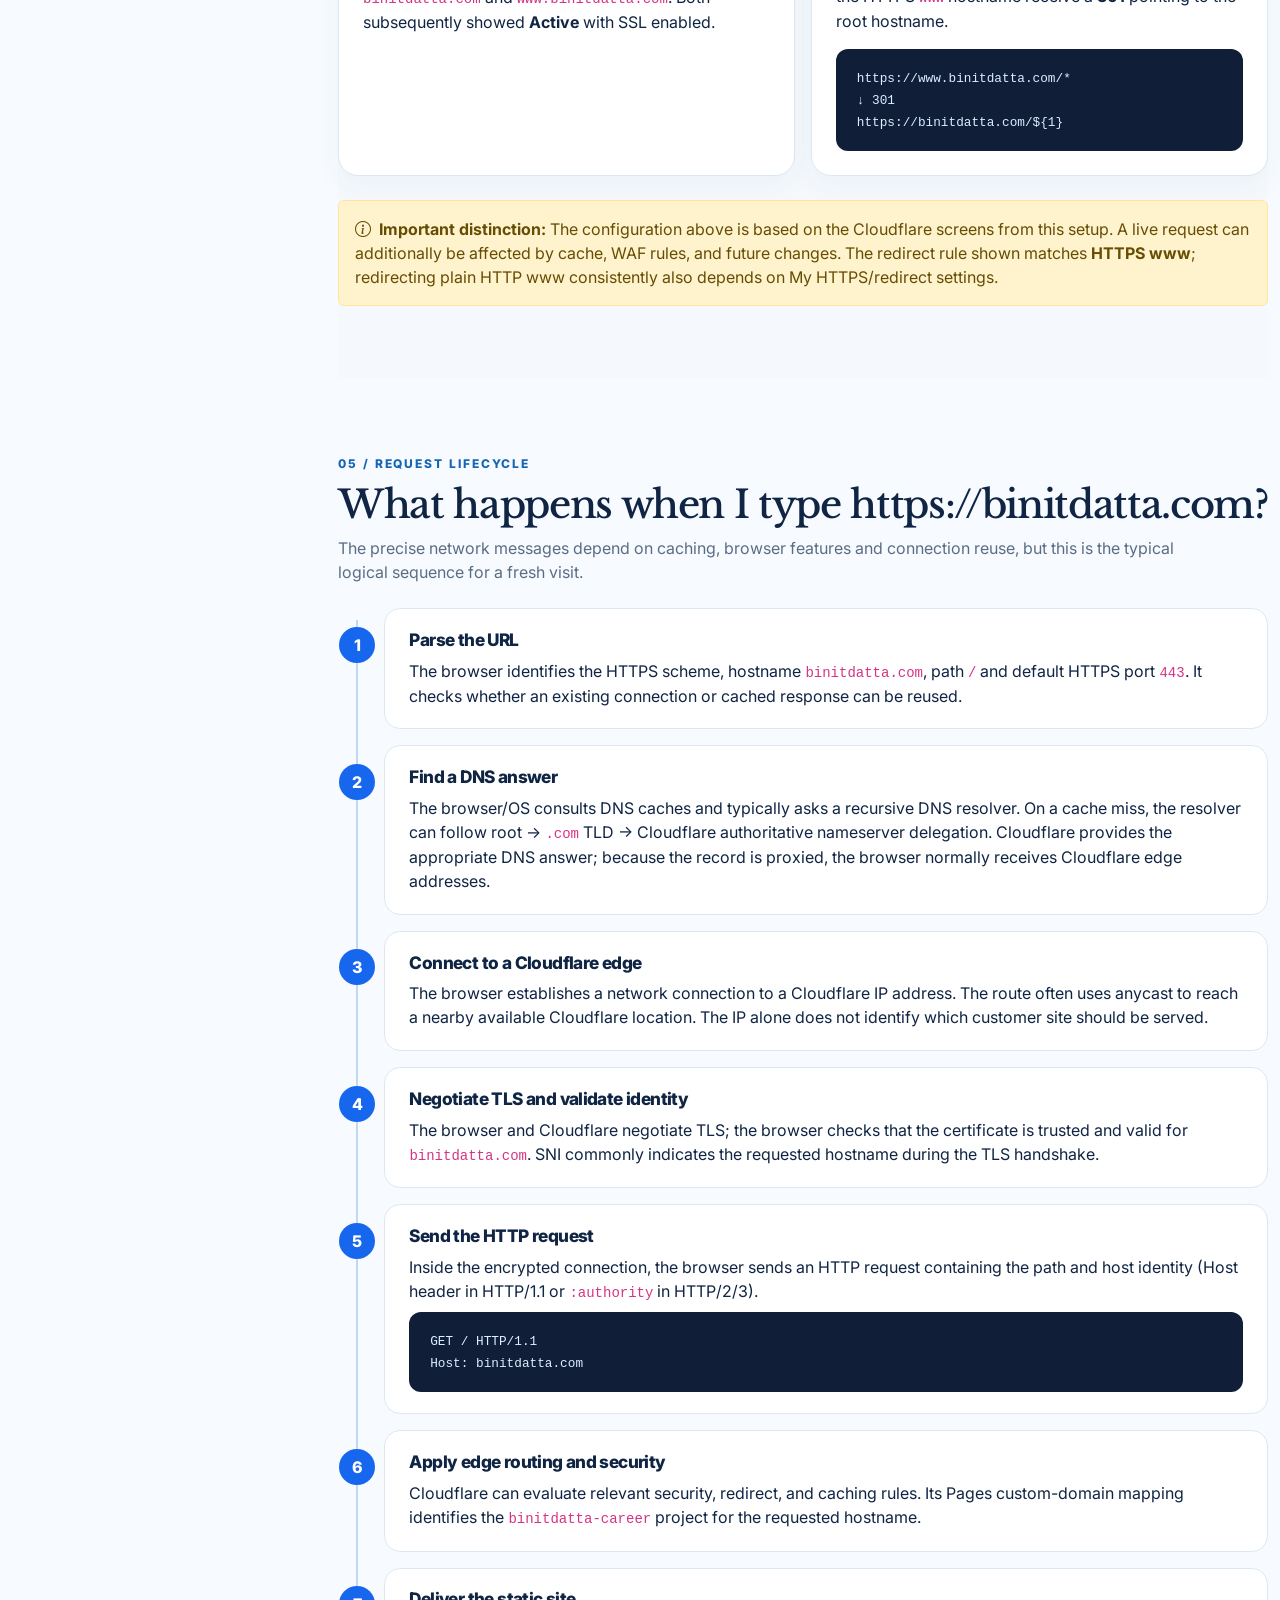
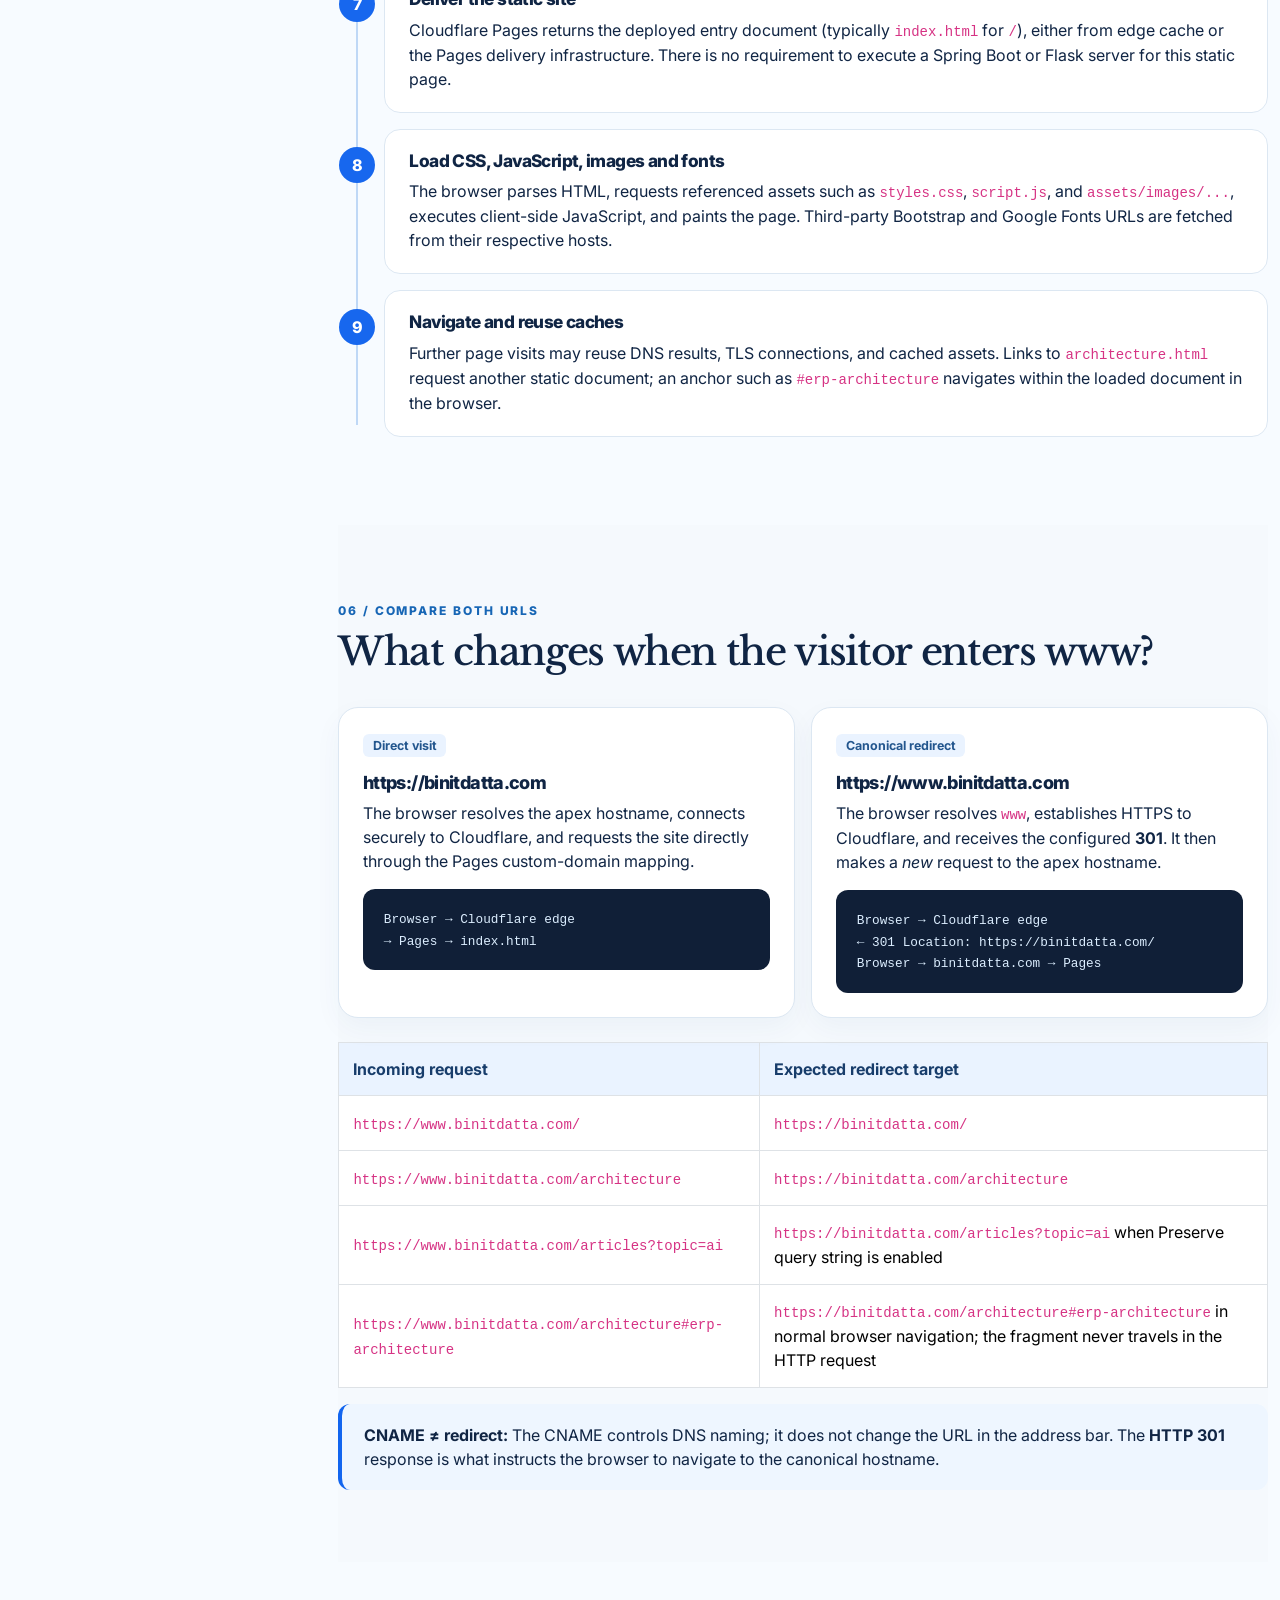
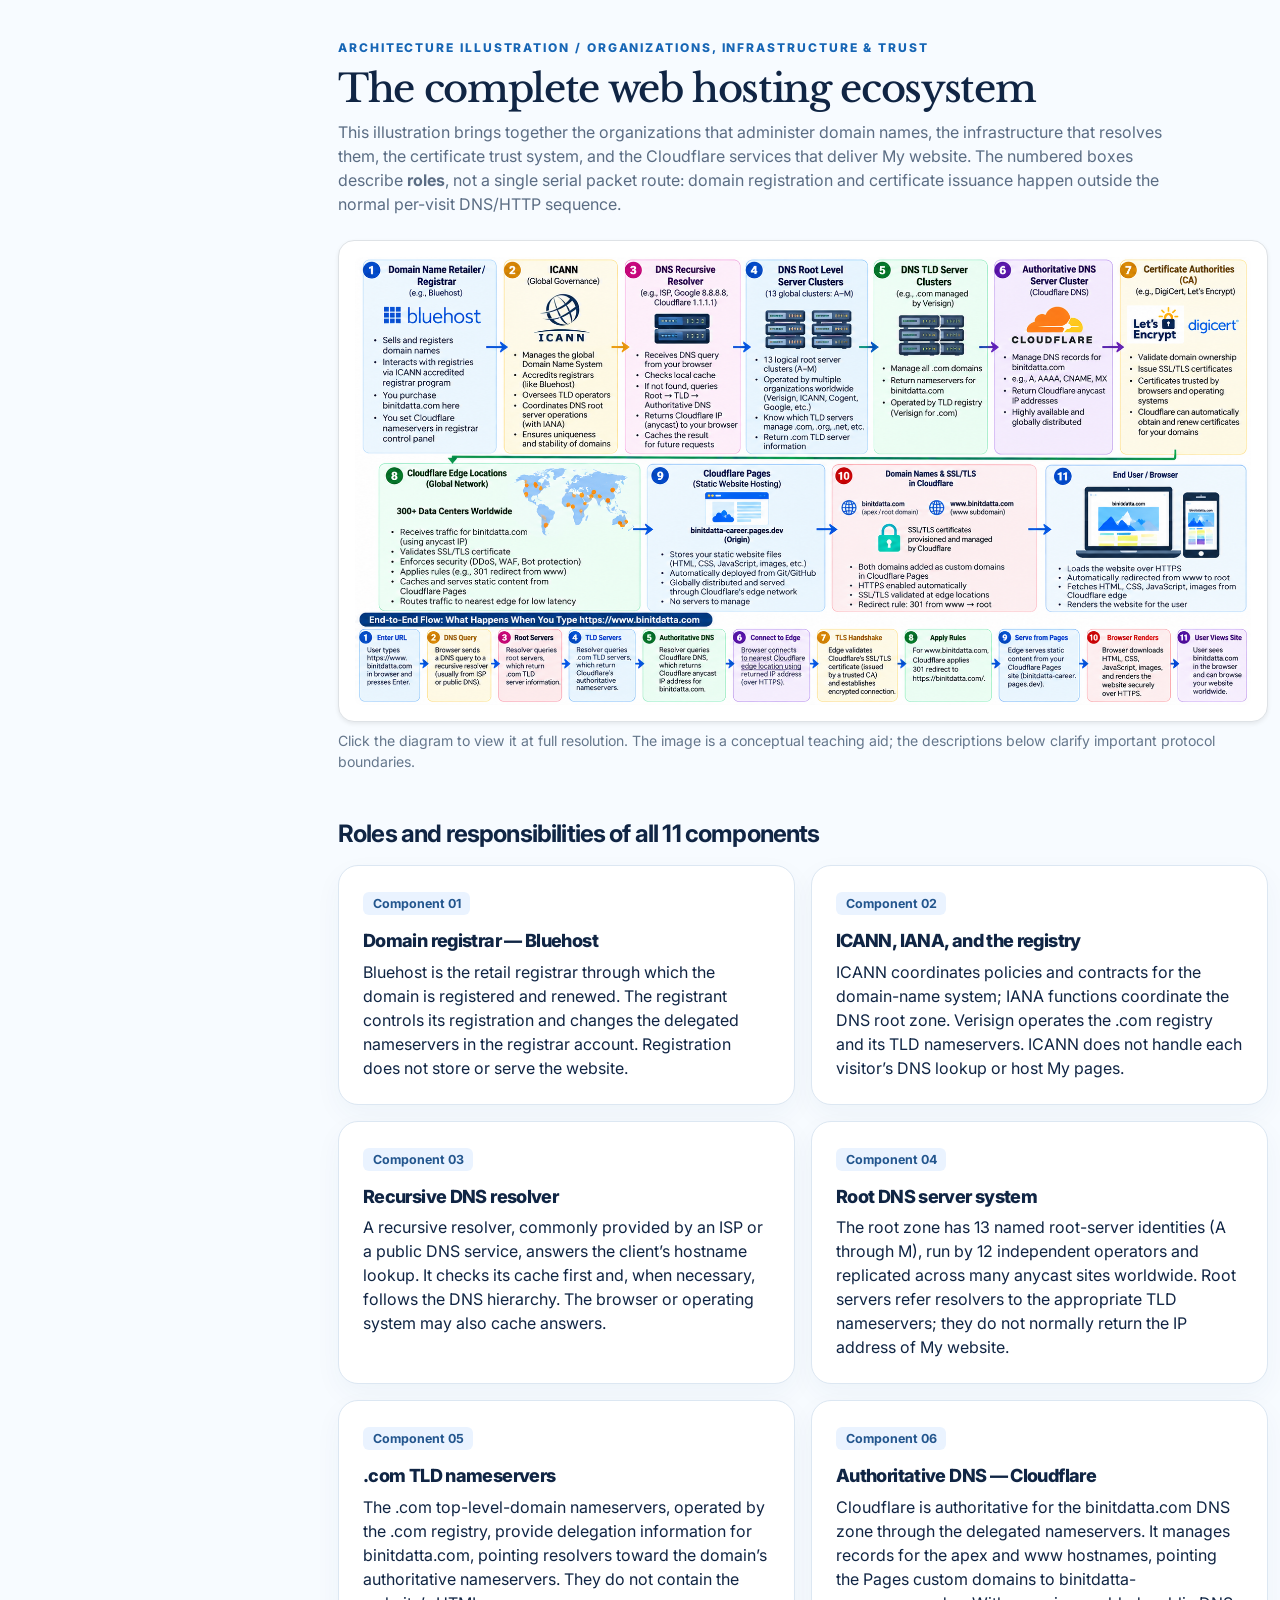
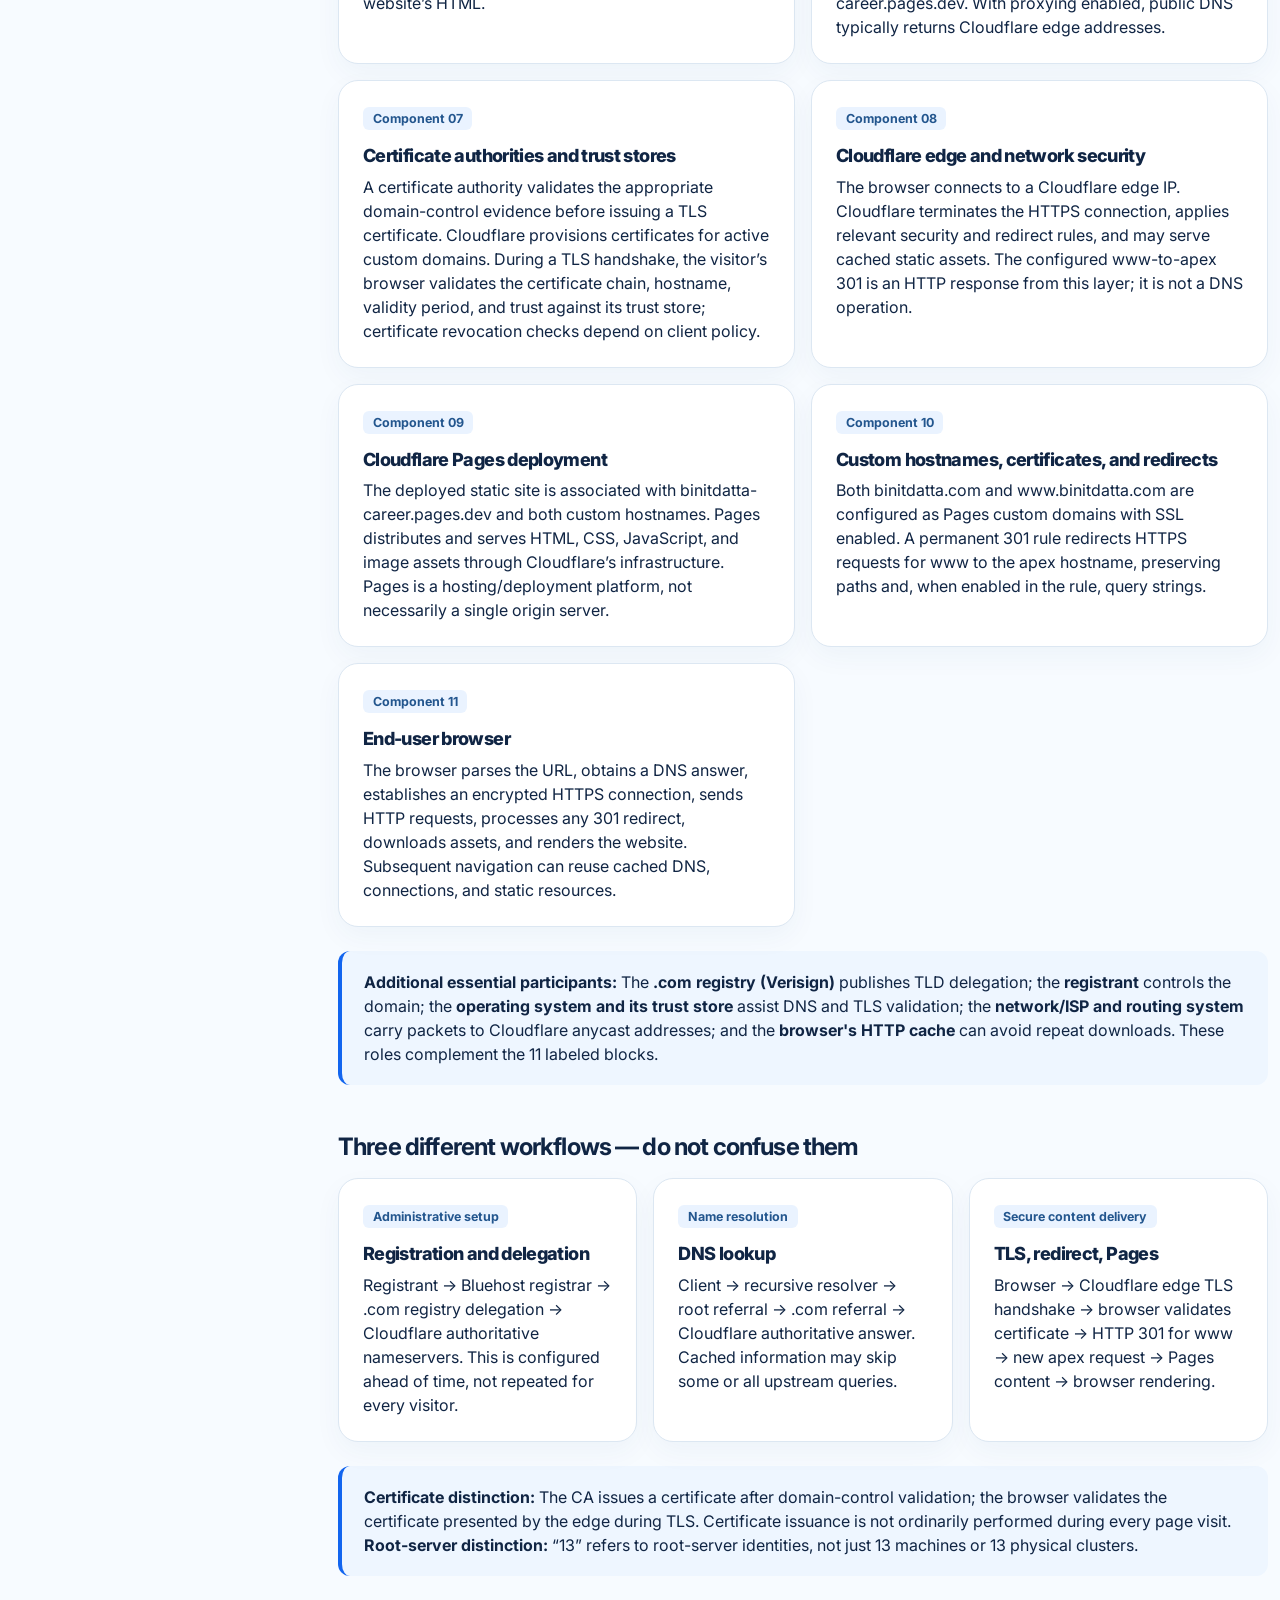
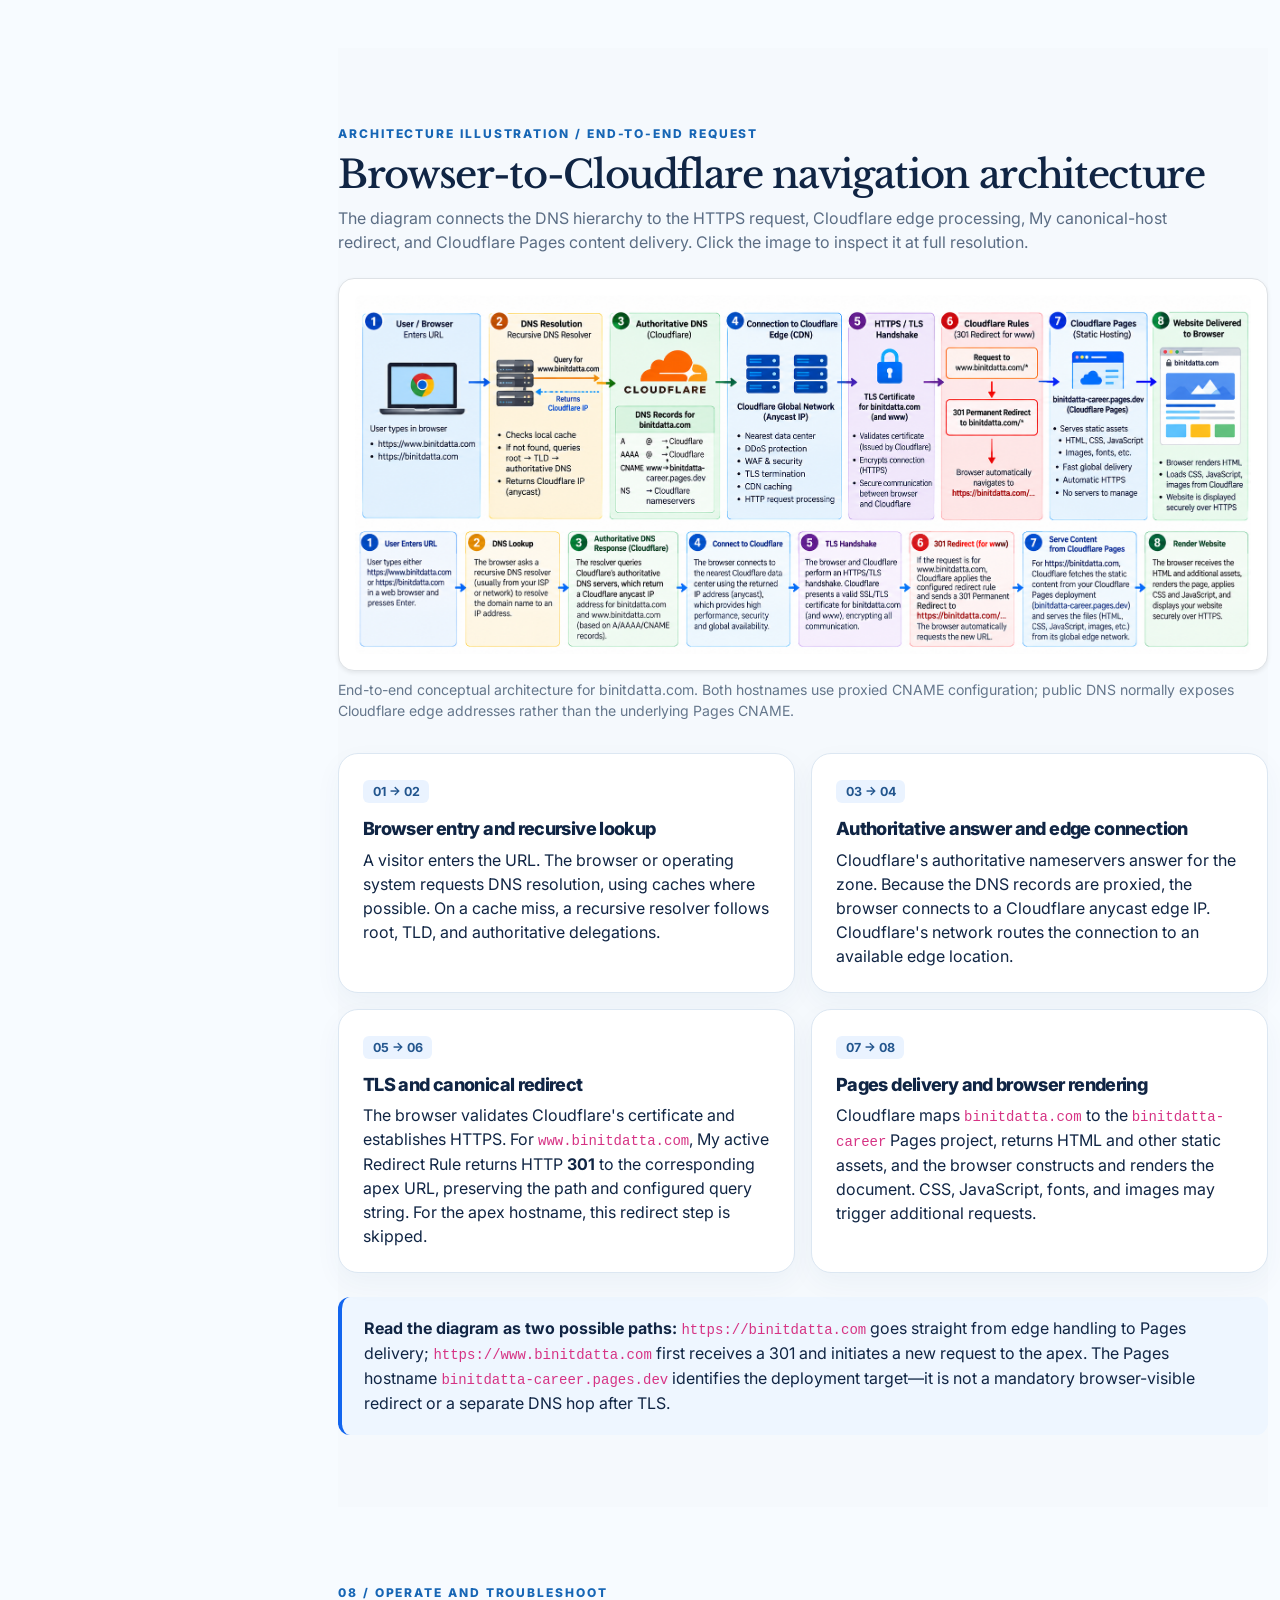
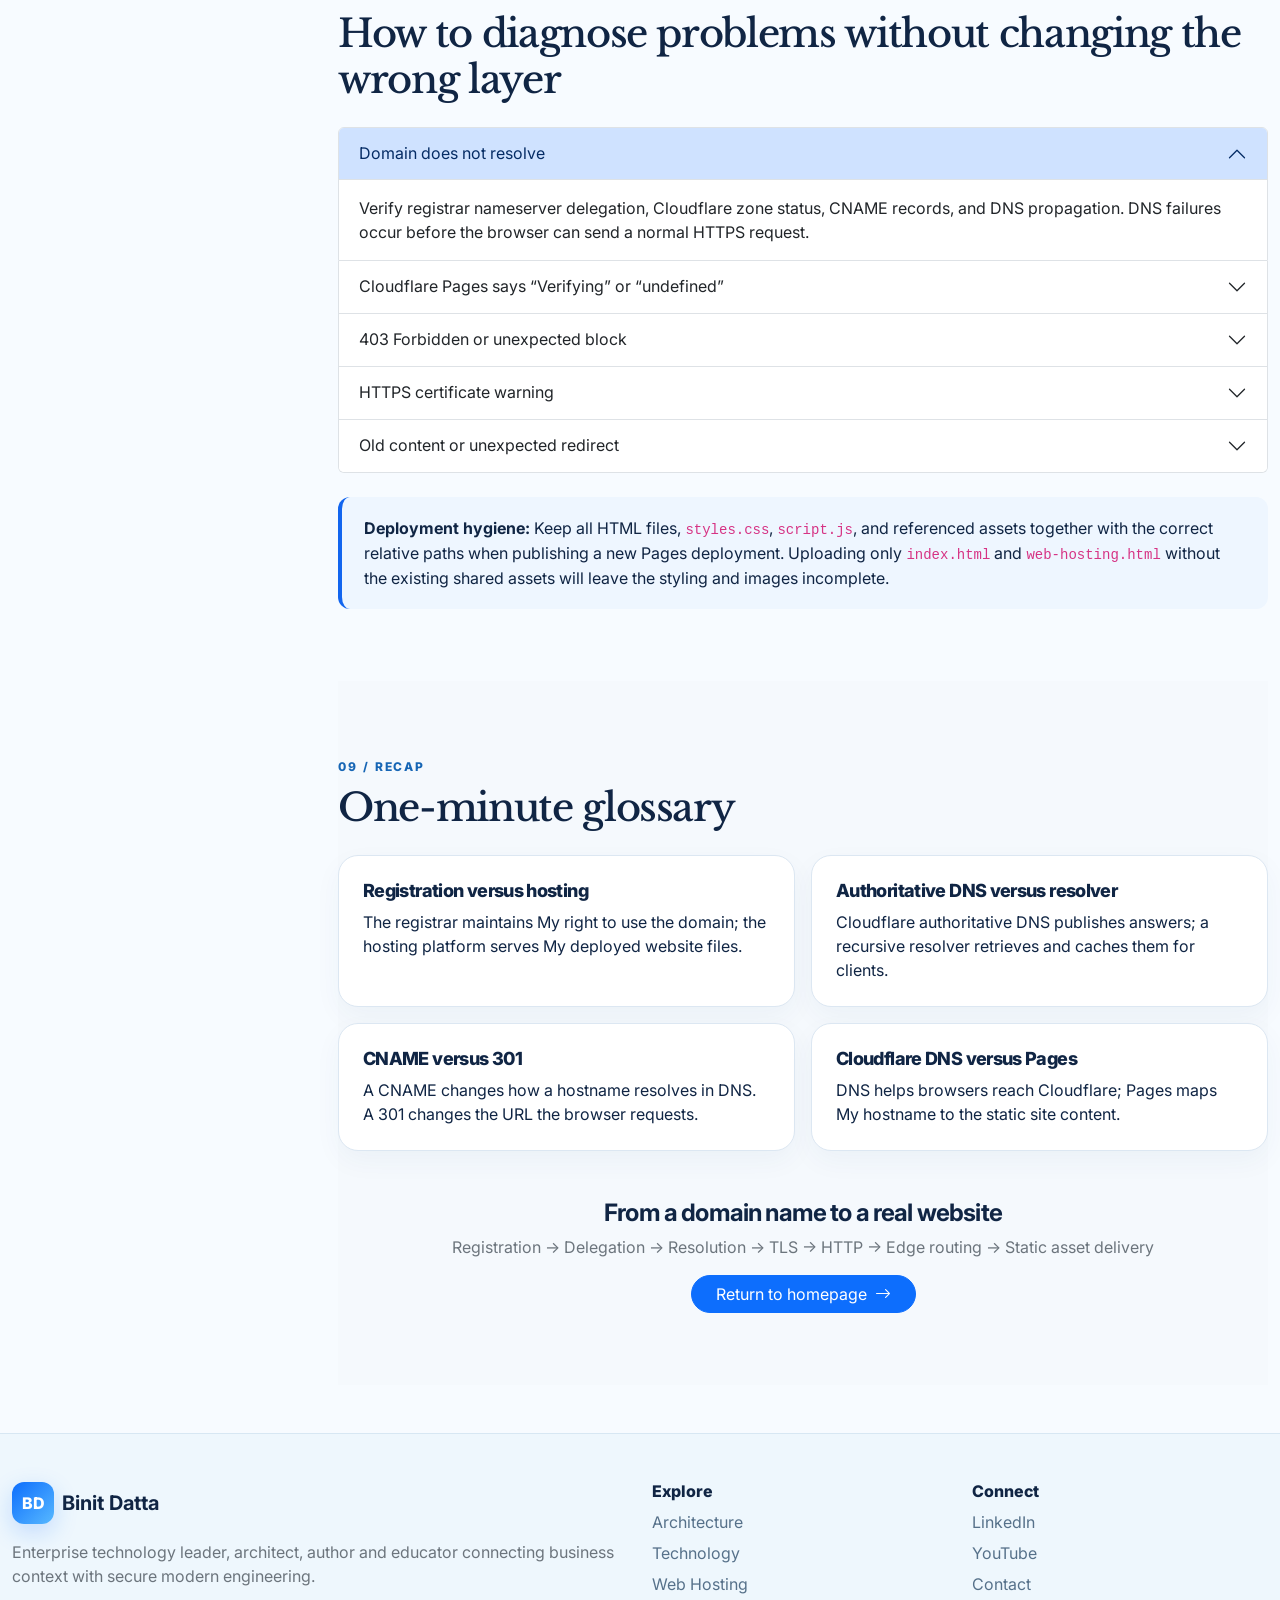
<file: web-hosting.html>
<!doctype html>
<html lang="en">
<head>
    <meta charset="utf-8">
    <meta name="viewport" content="width=device-width,initial-scale=1">
    <meta name="description"
          content="A practical illustrated guide to domains, DNS, Cloudflare Pages, HTTPS and browser request routing using binitdatta.com.">
    <title>Web Hosting Explained | Binit Datta</title>
    <link rel="preconnect" href="https://fonts.googleapis.com">
    <link rel="preconnect" href="https://fonts.gstatic.com" crossorigin>
    <link href="https://fonts.googleapis.com/css2?family=Inter:wght@400;500;600;700;800&family=Libre+Baskerville:wght@700&display=swap"
          rel="stylesheet">
    <link href="https://cdn.jsdelivr.net/npm/bootstrap@5.3.3/dist/css/bootstrap.min.css" rel="stylesheet">
    <link href="https://cdn.jsdelivr.net/npm/bootstrap-icons@1.11.3/font/bootstrap-icons.min.css" rel="stylesheet">
    <link rel="stylesheet" href="styles.css">
    <style>
        :root {
            --wh-ink: #102544;
            --wh-blue: #1265ef;
            --wh-muted: #60718a
        }

        html {
            scroll-behavior: smooth
        }

        body {
            color: var(--wh-ink)
        }

        .wh-hero {
            background: radial-gradient(circle at 80% 20%, #d6ebff, transparent 42%), linear-gradient(125deg, #f7fbff, #e9f4ff);
            padding: 5.5rem 0 4rem;
            border-bottom: 1px solid #d6e4f2
        }

        .wh-kicker {
            font-size: .75rem;
            letter-spacing: .16em;
            font-weight: 800;
            color: #1766b5;
            text-transform: uppercase
        }

        .wh-title {
            font-family: 'Libre Baskerville', serif;
            font-size: clamp(2.3rem, 4.5vw, 4.6rem);
            letter-spacing: -.04em;
            line-height: 1.17
        }

        .wh-lead {
            font-size: 1.12rem;
            color: #566981;
            max-width: 790px
        }

        .wh-pill {
            display: inline-flex;
            align-items: center;
            gap: .4rem;
            background: #fff;
            border: 1px solid #d5e5f5;
            border-radius: 999px;
            padding: .48rem .85rem;
            color: #244e80;
            font-weight: 650;
            font-size: .84rem
        }

        .wh-section {
            padding: 4.5rem 0
        }

        .wh-section:nth-of-type(even) {
            background: #f5f9fd
        }

        .wh-heading {
            font-family: 'Libre Baskerville', serif;
            font-size: clamp(1.8rem, 3vw, 2.65rem)
        }

        .wh-sub {
            color: #5b6d84;
            max-width: 850px
        }

        .wh-card {
            background: #fff;
            border: 1px solid #dce7f2;
            border-radius: 20px;
            padding: 1.5rem;
            height: 100%;
            box-shadow: 0 10px 28px rgba(26, 73, 120, .045)
        }

        .wh-card h3 {
            font-size: 1.13rem;
            font-weight: 800
        }

        .wh-icon {
            display: grid;
            place-items: center;
            width: 48px;
            height: 48px;
            border-radius: 14px;
            background: #e8f2ff;
            color: #1265ef;
            font-size: 1.4rem;
            margin-bottom: 1rem
        }

        .wh-note {
            background: #eef6ff;
            border-left: 4px solid #1265ef;
            border-radius: 12px;
            padding: 1.2rem 1.4rem
        }

        .wh-code {
            background: #101f37;
            color: #dceeff;
            padding: 1.15rem 1.3rem;
            border-radius: 12px;
            overflow-x: auto;
            font-size: .91rem
        }

        .wh-code code {
            color: inherit
        }

        .wh-table th {
            background: #eaf3ff;
            color: #183d6b
        }

        .wh-table td, .wh-table th {
            padding: .9rem;
            vertical-align: middle
        }

        .wh-timeline {
            position: relative;
            padding-left: 2.9rem
        }

        .wh-timeline:before {
            content: "";
            position: absolute;
            left: 18px;
            top: 12px;
            bottom: 12px;
            width: 2px;
            background: #bfd8f6
        }

        .wh-step {
            position: relative;
            background: #fff;
            border: 1px solid #dce7f2;
            border-radius: 16px;
            padding: 1.3rem 1.5rem;
            margin-bottom: 1rem
        }

        .wh-number {
            position: absolute;
            left: -2.9rem;
            top: 1.1rem;
            background: #1767ee;
            color: #fff;
            width: 36px;
            height: 36px;
            border-radius: 50%;
            display: grid;
            place-items: center;
            font-weight: 800
        }

        .wh-step h3 {
            font-size: 1.08rem;
            font-weight: 800
        }

        .wh-arch {
            border: 2px dashed #92b8e6;
            border-radius: 24px;
            min-height: 340px;
            background: linear-gradient(140deg, #f3f9ff, #e9f3ff);
            display: flex;
            flex-direction: column;
            align-items: center;
            justify-content: center;
            text-align: center;
            padding: 2rem
        }

        .wh-arch i {
            font-size: 3.5rem;
            color: #337cd9
        }

        .wh-anchor {
            scroll-margin-top: 110px
        }

        .wh-small {
            font-size: .88rem;
            color: #65778c
        }

        .wh-nav {
            position: sticky;
            top: 85px
        }

        .wh-nav .list-group-item {
            border: 0;
            border-left: 3px solid transparent;
            background: transparent;
            font-size: .88rem;
            padding: .6rem .8rem
        }

        .wh-nav .list-group-item:hover {
            color: #1265ef;
            border-left-color: #1265ef;
            background: #eaf3ff
        }

        .wh-tag {
            background: #eaf3ff;
            color: #23568e;
            padding: .25rem .6rem;
            border-radius: 6px;
            font-size: .78rem;
            font-weight: 700
        }

        .wh-matrix {
            display: grid;
            grid-template-columns:repeat(4, minmax(0, 1fr));
            gap: .7rem
        }

        .wh-matrix > div {
            background: white;
            border: 1px solid #dce7f2;
            border-radius: 14px;
            padding: 1rem;
            text-align: center
        }

        .wh-matrix i {
            display: block;
            color: #1265ef;
            font-size: 1.8rem;
            margin-bottom: .4rem
        }

        @media (max-width: 767px) {
            .wh-matrix {
                grid-template-columns:repeat(2, 1fr)
            }

            .wh-section {
                padding: 3rem 0
            }

            .wh-hero {
                padding: 3.5rem 0
            }
        }
    </style>
</head>
<body>
<nav class="navbar navbar-expand-xl navbar-light sticky-top bd-navbar shadow-sm">
    <div class="container-xxl">
        <a class="navbar-brand d-flex align-items-center gap-2" href="index.html">
            <span class="brand-badge">BD</span>
            <span class="brand-text"><strong>Binit Datta</strong><small>Enterprise Technology • Architecture • AI</small></span>
        </a>
        <button class="navbar-toggler" type="button" data-bs-toggle="collapse" data-bs-target="#mainNav"
                aria-controls="mainNav" aria-expanded="false" aria-label="Toggle navigation"><span
                class="navbar-toggler-icon"></span></button>
        <div class="collapse navbar-collapse" id="mainNav">
            <ul class="navbar-nav ms-auto align-items-xl-center gap-xl-1">
                <li class="nav-item"><a class="nav-link" href="career.html">Career</a></li>
                <li class="nav-item dropdown">
                    <a class="nav-link dropdown-toggle" href="business-verticals.html" role="button"
                       data-bs-toggle="dropdown">Business Verticals</a>
                    <ul class="dropdown-menu dropdown-menu-lg-end mega-menu p-3">
                        <li><h6 class="dropdown-header">Industry Experience</h6></li>
                        <li><a class="dropdown-item" href="business-verticals.html#erp">ERP, Manufacturing &
                            Industrial</a></li>
                        <li><a class="dropdown-item" href="business-verticals.html#healthcare">Healthcare & Pharmacy</a>
                        </li>
                        <li><a class="dropdown-item" href="business-verticals.html#retail">Retail, eCommerce &
                            Consumer</a></li>
                        <li><a class="dropdown-item" href="business-verticals.html#finance">Financial Services &
                            Mortgage</a></li>
                        <li><a class="dropdown-item" href="business-verticals.html#supplychain">Supply Chain &
                            Source-to-Pay</a></li>
                        <li><a class="dropdown-item" href="business-verticals.html#other">Telecom, Services & Due
                            Diligence</a></li>
                        <li>
                            <hr class="dropdown-divider">
                        </li>
                        <li><a class="dropdown-item fw-semibold" href="business-verticals.html">View all 18+ verticals
                            →</a></li>
                    </ul>
                </li>
                <li class="nav-item dropdown">
                    <a class="nav-link dropdown-toggle" href="architecture.html" role="button"
                       data-bs-toggle="dropdown">Architecture</a>
                    <ul class="dropdown-menu dropdown-menu-lg-end mega-menu p-3">
                        <li><h6 class="dropdown-header">Architecture Portfolio</h6></li>
                        <li><a class="dropdown-item" href="architecture.html#erp-architecture">ERP & Enterprise
                            Platforms</a></li>
                        <li><a class="dropdown-item" href="architecture.html#iam-architecture">IAM & Security</a></li>
                        <li><a class="dropdown-item" href="architecture.html#data-architecture">Cloud, Data &
                            Analytics</a></li>
                        <li><a class="dropdown-item" href="architecture.html#ai-architecture">RAG & Agentic AI</a></li>
                        <li>
                            <hr class="dropdown-divider">
                        </li>
                        <li><a class="dropdown-item fw-semibold" href="architecture.html">Architecture archive: 1995 →
                            present</a></li>
                    </ul>
                </li>
                <li class="nav-item dropdown">
                    <a class="nav-link dropdown-toggle" href="technology.html" role="button" data-bs-toggle="dropdown">Technology</a>
                    <ul class="dropdown-menu dropdown-menu-lg-end mega-menu p-3">
                        <li><a class="dropdown-item" href="technology.html#iam">IAM & Cybersecurity</a></li>
                        <li><a class="dropdown-item" href="technology.html#java">Java, Spring & Quarkus</a></li>
                        <li><a class="dropdown-item" href="technology.html#cloud">Cloud, Kubernetes & DevSecOps</a></li>
                        <li><a class="dropdown-item" href="technology.html#integration">Microservices, APIs &
                            Integration</a></li>
                        <li><a class="dropdown-item" href="technology.html#data">Data, SQL & Analytics</a></li>
                        <li><a class="dropdown-item" href="technology.html#ai">GenAI, RAG & Agentic AI</a></li>
                        <li>
                            <hr class="dropdown-divider">
                        </li>
                        <li><a class="dropdown-item fw-semibold" href="technology.html">View technology portfolio →</a>
                        </li>
                    </ul>
                </li>
                <li class="nav-item dropdown"><a class="nav-link dropdown-toggle" href="books.html" role="button"
                                                 data-bs-toggle="dropdown">Books</a>
                    <ul class="dropdown-menu dropdown-menu-end">
                        <li><a class="dropdown-item" href="books.html#identity">Identity & Security</a></li>
                        <li><a class="dropdown-item" href="books.html#spring">Spring & Microservices</a></li>
                        <li><a class="dropdown-item" href="books.html#ai">AI & RAG</a></li>
                        <li><a class="dropdown-item" href="books.html#architecture">Enterprise Architecture</a></li>
                        <li>
                            <hr class="dropdown-divider">
                        </li>
                        <li><a class="dropdown-item fw-semibold" href="books.html">All books →</a></li>
                    </ul>
                </li>
                <li class="nav-item dropdown"><a class="nav-link dropdown-toggle" href="articles.html" role="button"
                                                 data-bs-toggle="dropdown">Articles</a>
                    <ul class="dropdown-menu dropdown-menu-end">
                        <li><a class="dropdown-item" href="articles.html#ai">AI & Agentic Systems</a></li>
                        <li><a class="dropdown-item" href="articles.html#security">Security & Identity</a></li>
                        <li><a class="dropdown-item" href="articles.html#architecture">Architecture & Microservices</a>
                        </li>
                        <li><a class="dropdown-item" href="articles.html#leadership">Leadership & Workforce</a></li>
                        <li>
                            <hr class="dropdown-divider">
                        </li>
                        <li><a class="dropdown-item fw-semibold" href="articles.html">Selected articles →</a></li>
                    </ul>
                </li>
                <li class="nav-item dropdown"><a class="nav-link dropdown-toggle" href="videos.html" role="button"
                                                 data-bs-toggle="dropdown">Videos</a>
                    <ul class="dropdown-menu dropdown-menu-end">
                        <li><a class="dropdown-item" href="videos.html#agentic">Agentic AI</a></li>
                        <li><a class="dropdown-item" href="videos.html#iam">IAM & Keycloak</a></li>
                        <li><a class="dropdown-item" href="videos.html#spring">Spring Boot & Security</a></li>
                        <li><a class="dropdown-item" href="videos.html#microservices">Microservices & Cloud</a></li>
                        <li><a class="dropdown-item" href="videos.html#python">Python, LangChain & LangGraph</a></li>
                        <li>
                            <hr class="dropdown-divider">
                        </li>
                        <li><a class="dropdown-item fw-semibold" href="https://www.youtube.com/@SecureAILearningLab"
                               target="_blank">Secure AI Learning Lab ↗</a></li>
                    </ul>
                </li>
                <li class="nav-item dropdown">
                    <a class="nav-link dropdown-toggle active" aria-current="page" href="#" id="hostingDropdown"
                       role="button" data-bs-toggle="dropdown" aria-expanded="false">Hosting</a>
                    <ul class="dropdown-menu dropdown-menu-end" aria-labelledby="hostingDropdown">
                        <li><a class="dropdown-item active" aria-current="page" href="web-hosting.html">Concepts</a>
                        </li>
                        <li><a class="dropdown-item" href="career-website-deployment-guide.html">Deployment Guide</a>
                        </li>
                    </ul>
                </li>
                <li class="nav-item ms-xl-2"><a class="btn btn-primary rounded-pill px-3"
                                                href="contact.html">Connect</a></li>
            </ul>
        </div>
    </div>
</nav>
<header class="wh-hero">
    <div class="container-xxl"><span class="wh-kicker"><i class="bi bi-globe2 me-2"></i>Architecture field guide • DNS → Edge → Pages</span>
        <h1 class="wh-title mt-3">Web hosting, <span class="text-primary">explained from the browser outward.</span>
        </h1>
        <p class="wh-lead mt-4">How a domain registered at Bluehost, authoritative DNS operated by Cloudflare, and a
            static website deployed on Cloudflare Pages work together to deliver <strong>binitdatta.com</strong>
            securely around the world.</p>
        <div class="d-flex flex-wrap gap-2 mt-4"><span class="wh-pill"><i class="bi bi-building"></i>Bluehost registrar</span><span
                class="wh-pill"><i class="bi bi-diagram-3"></i>Cloudflare DNS</span><span class="wh-pill"><i
                class="bi bi-cloud-arrow-up"></i>Cloudflare Pages</span><span class="wh-pill"><i
                class="bi bi-shield-lock"></i>HTTPS / TLS</span><span class="wh-pill"><i
                class="bi bi-arrow-left-right"></i>301 redirect</span></div>
        <div class="mt-4"><a class="btn btn-primary rounded-pill px-4 me-2 mb-2" href="#concepts">Learn the concepts <i
                class="bi bi-arrow-down ms-1"></i></a><a class="btn btn-outline-primary rounded-pill px-4 mb-2"
                                                         href="#browser-journey">Follow a browser request</a></div>
    </div>
</header>
<div class="container-xxl">
    <div class="row g-5">
        <aside class="col-lg-3 d-none d-lg-block">
            <div class="wh-nav pt-5">
                <div class="fw-bold mb-2 text-uppercase wh-small">On this page</div>
                <div class="list-group"><a class="list-group-item" href="#mental-model">Mental model</a><a
                        class="list-group-item" href="#concepts">Core concepts</a><a class="list-group-item"
                                                                                     href="#dns-hierarchy">DNS hierarchy
                    &amp; ICANN</a><a class="list-group-item" href="#dns-resolution">How DNS resolution works</a><a
                        class="list-group-item" href="#dns-records">DNS record types</a><a class="list-group-item"
                                                                                           href="#cloudflare-config">Our
                    configuration</a><a class="list-group-item" href="#browser-journey">Browser journey</a><a
                        class="list-group-item" href="#www-flow">WWW and redirects</a><a class="list-group-item"
                                                                                         href="#hosting-ecosystem">Hosting
                    ecosystem &amp; trust</a><a class="list-group-item" href="#architecture-image">Navigation
                    architecture</a><a class="list-group-item" href="#operations">Troubleshooting and operations</a><a
                        class="list-group-item" href="#glossary">Quick glossary</a></div>
            </div>
        </aside>
        <main class="col-lg-9">
            <section class="wh-section wh-anchor" id="mental-model"><span class="wh-kicker">01 / Big picture</span>
                <h2 class="wh-heading mt-2">Four different jobs. One working website.</h2>
                <p class="wh-sub">Buying a domain, publishing DNS records, serving HTTPS traffic and storing website
                    files are distinct responsibilities. They can be provided by different companies—or by the same
                    company.</p>
                <div class="wh-matrix mt-4">
                    <div><i class="bi bi-person-vcard"></i><strong>Registration</strong>
                        <div class="wh-small">Who controls the domain?</div>
                    </div>
                    <div><i class="bi bi-signpost-split"></i><strong>DNS</strong>
                        <div class="wh-small">Where should it resolve?</div>
                    </div>
                    <div><i class="bi bi-shield-check"></i><strong>Edge</strong>
                        <div class="wh-small">Who accepts HTTPS?</div>
                    </div>
                    <div><i class="bi bi-filetype-html"></i><strong>Hosting</strong>
                        <div class="wh-small">Where are site assets served?</div>
                    </div>
                </div>
                <div class="wh-note mt-4"><strong>In this deployment:</strong> Bluehost is the registrar; Cloudflare's
                    assigned nameservers are authoritative for the DNS zone; Cloudflare's edge handles proxied traffic
                    and TLS; Cloudflare Pages serves the deployed static website.
                </div>
            </section>
            <section class="wh-section wh-anchor" id="concepts"><span class="wh-kicker">02 / Foundations</span>
                <h2 class="wh-heading mt-2">Core concepts I encountered</h2>
                <p class="wh-sub">Expand any card to see how the concept applies to My own website.</p>
                <div class="accordion mt-4" id="conceptAccordion">
                    <div class="accordion-item border rounded-3 mb-2 overflow-hidden">
                        <h3 class="accordion-header">
                            <button class="accordion-button " type="button" data-bs-toggle="collapse"
                                    data-bs-target="#concept0" aria-expanded="true"><span class="me-2 wh-tag">01</span>Domain
                                owner / registrant
                            </button>
                        </h3>
                        <div id="concept0" class="accordion-collapse collapse show" data-bs-parent="#conceptAccordion">
                            <div class="accordion-body"><p>The person or organization that holds the right to use a
                                registered domain for its registration term, subject to registrar and registry policies.
                                A domain is renewed, not purchased forever.</p>
                                <div class="wh-note"><strong>In My deployment:</strong> I control binitdatta.com through
                                    its registrar account; Bluehost is not automatically the web host.
                                </div>
                            </div>
                        </div>
                    </div>
                    <div class="accordion-item border rounded-3 mb-2 overflow-hidden">
                        <h3 class="accordion-header">
                            <button class="accordion-button collapsed" type="button" data-bs-toggle="collapse"
                                    data-bs-target="#concept1" aria-expanded="false"><span class="me-2 wh-tag">02</span>Domain
                                registrar and registry
                            </button>
                        </h3>
                        <div id="concept1" class="accordion-collapse collapse " data-bs-parent="#conceptAccordion">
                            <div class="accordion-body"><p>A registrar is the accredited retail provider through which
                                you register and renew a domain. The registry operates the top-level domain database
                                (for example, .com). ICANN coordinates key naming-system policies and contracts.</p>
                                <div class="wh-note"><strong>In My deployment:</strong> You manage registration and
                                    nameserver delegation at Bluehost; the .com registry publishes the delegation.
                                </div>
                            </div>
                        </div>
                    </div>
                    <div class="accordion-item border rounded-3 mb-2 overflow-hidden">
                        <h3 class="accordion-header">
                            <button class="accordion-button collapsed" type="button" data-bs-toggle="collapse"
                                    data-bs-target="#concept2" aria-expanded="false"><span class="me-2 wh-tag">03</span>Authoritative
                                DNS server
                            </button>
                        </h3>
                        <div id="concept2" class="accordion-collapse collapse " data-bs-parent="#conceptAccordion">
                            <div class="accordion-body"><p>A nameserver that provides authoritative answers for records
                                in a DNS zone. It is the source of truth for the zone, unlike a caching recursive
                                resolver.</p>
                                <div class="wh-note"><strong>In My deployment:</strong> Cloudflare nameservers
                                    abby.ns.cloudflare.com and kanye.ns.cloudflare.com are delegated for My domain.
                                </div>
                            </div>
                        </div>
                    </div>
                    <div class="accordion-item border rounded-3 mb-2 overflow-hidden">
                        <h3 class="accordion-header">
                            <button class="accordion-button collapsed" type="button" data-bs-toggle="collapse"
                                    data-bs-target="#concept3" aria-expanded="false"><span class="me-2 wh-tag">04</span>DNS
                                server versus DNS resolver
                            </button>
                        </h3>
                        <div id="concept3" class="accordion-collapse collapse " data-bs-parent="#conceptAccordion">
                            <div class="accordion-body"><p>“DNS server” is a broad term. A recursive resolver looks up
                                answers for a client and caches them; authoritative nameservers publish the zone’s
                                records. Root and TLD nameservers guide the resolver through the hierarchy.</p>
                                <div class="wh-note"><strong>In My deployment:</strong> My browser/OS generally asks a
                                    configured recursive resolver, which follows or uses cached delegation to
                                    Cloudflare.
                                </div>
                            </div>
                        </div>
                    </div>
                    <div class="accordion-item border rounded-3 mb-2 overflow-hidden">
                        <h3 class="accordion-header">
                            <button class="accordion-button collapsed" type="button" data-bs-toggle="collapse"
                                    data-bs-target="#concept4" aria-expanded="false"><span class="me-2 wh-tag">05</span>Nameserver
                                (NS) delegation
                            </button>
                        </h3>
                        <div id="concept4" class="accordion-collapse collapse " data-bs-parent="#conceptAccordion">
                            <div class="accordion-body"><p>The parent DNS zone lists the nameservers responsible for the
                                child domain. Changing nameservers at the registrar changes delegation, not the HTML
                                files.</p>
                                <div class="wh-note"><strong>In My deployment:</strong> You changed Bluehost nameservers
                                    from Azure DNS to Cloudflare nameservers.
                                </div>
                            </div>
                        </div>
                    </div>
                    <div class="accordion-item border rounded-3 mb-2 overflow-hidden">
                        <h3 class="accordion-header">
                            <button class="accordion-button collapsed" type="button" data-bs-toggle="collapse"
                                    data-bs-target="#concept5" aria-expanded="false"><span class="me-2 wh-tag">06</span>Domain,
                                hostname, apex and subdomain
                            </button>
                        </h3>
                        <div id="concept5" class="accordion-collapse collapse " data-bs-parent="#conceptAccordion">
                            <div class="accordion-body"><p>binitdatta.com is the registered domain and zone apex (root).
                                www.binitdatta.com is a hostname under it; “www” is a conventional subdomain label, not
                                a required Internet service.</p>
                                <div class="wh-note"><strong>In My deployment:</strong> Both apex and www are separately
                                    configured as Cloudflare Pages custom domains.
                                </div>
                            </div>
                        </div>
                    </div>
                    <div class="accordion-item border rounded-3 mb-2 overflow-hidden">
                        <h3 class="accordion-header">
                            <button class="accordion-button collapsed" type="button" data-bs-toggle="collapse"
                                    data-bs-target="#concept6" aria-expanded="false"><span class="me-2 wh-tag">07</span>DNS
                                zone and TTL
                            </button>
                        </h3>
                        <div id="concept6" class="accordion-collapse collapse " data-bs-parent="#conceptAccordion">
                            <div class="accordion-body"><p>A DNS zone is the administratively managed collection of
                                records. TTL (time to live) tells caching resolvers how long an answer may be reused.
                                Changes can appear at different times due to caches.</p>
                                <div class="wh-note"><strong>In My deployment:</strong> My records have TTL Auto;
                                    changes can take time to be observed across recursive resolvers.
                                </div>
                            </div>
                        </div>
                    </div>
                    <div class="accordion-item border rounded-3 mb-2 overflow-hidden">
                        <h3 class="accordion-header">
                            <button class="accordion-button collapsed" type="button" data-bs-toggle="collapse"
                                    data-bs-target="#concept7" aria-expanded="false"><span class="me-2 wh-tag">08</span>CNAME
                                record
                            </button>
                        </h3>
                        <div id="concept7" class="accordion-collapse collapse " data-bs-parent="#conceptAccordion">
                            <div class="accordion-body"><p>A canonical-name record aliases one DNS name to another DNS
                                name. It does not directly contain a server IP address, nor does it perform a browser
                                HTTP redirect.</p>
                                <div class="wh-note"><strong>In My deployment:</strong> The www hostname has a CNAME
                                    target of binitdatta-career.pages.dev. Cloudflare also supports an apex CNAME
                                    through flattening.
                                </div>
                            </div>
                        </div>
                    </div>
                    <div class="accordion-item border rounded-3 mb-2 overflow-hidden">
                        <h3 class="accordion-header">
                            <button class="accordion-button collapsed" type="button" data-bs-toggle="collapse"
                                    data-bs-target="#concept8" aria-expanded="false"><span class="me-2 wh-tag">09</span>Cloudflare
                                proxy / CDN / edge
                            </button>
                        </h3>
                        <div id="concept8" class="accordion-collapse collapse " data-bs-parent="#conceptAccordion">
                            <div class="accordion-body"><p>With proxied (orange-cloud) records, visitors generally
                                connect to Cloudflare edge IPs, where Cloudflare can terminate TLS, apply security and
                                caching, and route requests to Pages.</p>
                                <div class="wh-note"><strong>In My deployment:</strong> A DNS lookup does not need to
                                    expose an individual Pages origin server.
                                </div>
                            </div>
                        </div>
                    </div>
                    <div class="accordion-item border rounded-3 mb-2 overflow-hidden">
                        <h3 class="accordion-header">
                            <button class="accordion-button collapsed" type="button" data-bs-toggle="collapse"
                                    data-bs-target="#concept9" aria-expanded="false"><span class="me-2 wh-tag">10</span>Static
                                web hosting and deployment
                            </button>
                        </h3>
                        <div id="concept9" class="accordion-collapse collapse " data-bs-parent="#conceptAccordion">
                            <div class="accordion-body"><p>Static hosting serves prebuilt HTML, CSS, JavaScript, images
                                and other assets without requiring a traditional application server to render each page.
                                JavaScript can still run in the visitor’s browser.</p>
                                <div class="wh-note"><strong>In My deployment:</strong> My index.html and other HTML
                                    pages are deployed to the binitdatta-career Cloudflare Pages project.
                                </div>
                            </div>
                        </div>
                    </div>
                    <div class="accordion-item border rounded-3 mb-2 overflow-hidden">
                        <h3 class="accordion-header">
                            <button class="accordion-button collapsed" type="button" data-bs-toggle="collapse"
                                    data-bs-target="#concept10" aria-expanded="false"><span
                                    class="me-2 wh-tag">11</span>HTTPS, TLS and certificate
                            </button>
                        </h3>
                        <div id="concept10" class="accordion-collapse collapse " data-bs-parent="#conceptAccordion">
                            <div class="accordion-body"><p>HTTPS is HTTP protected by TLS. During a TLS handshake, the
                                browser validates a certificate for the requested hostname and negotiates encryption. A
                                certificate does not itself register a domain.</p>
                                <div class="wh-note"><strong>In My deployment:</strong> Cloudflare Pages shows SSL
                                    enabled for binitdatta.com and www.binitdatta.com.
                                </div>
                            </div>
                        </div>
                    </div>
                    <div class="accordion-item border rounded-3 mb-2 overflow-hidden">
                        <h3 class="accordion-header">
                            <button class="accordion-button collapsed" type="button" data-bs-toggle="collapse"
                                    data-bs-target="#concept11" aria-expanded="false"><span
                                    class="me-2 wh-tag">12</span>Custom domain and virtual host routing
                            </button>
                        </h3>
                        <div id="concept11" class="accordion-collapse collapse " data-bs-parent="#conceptAccordion">
                            <div class="accordion-body"><p>A hosting platform associates a public hostname with a
                                specific deployment. TLS SNI and HTTP Host/:authority help the edge identify which site
                                a visitor requested.</p>
                                <div class="wh-note"><strong>In My deployment:</strong> Cloudflare Pages maps both
                                    custom hostnames to the binitdatta-career deployment.
                                </div>
                            </div>
                        </div>
                    </div>
                    <div class="accordion-item border rounded-3 mb-2 overflow-hidden">
                        <h3 class="accordion-header">
                            <button class="accordion-button collapsed" type="button" data-bs-toggle="collapse"
                                    data-bs-target="#concept12" aria-expanded="false"><span
                                    class="me-2 wh-tag">13</span>HTTP redirect and canonical URL
                            </button>
                        </h3>
                        <div id="concept12" class="accordion-collapse collapse " data-bs-parent="#conceptAccordion">
                            <div class="accordion-body"><p>A 301 response instructs the browser to request a different
                                URL. This happens after DNS and HTTP(S) connection handling; it is distinct from CNAME
                                resolution. A canonical URL is the preferred public address.</p>
                                <div class="wh-note"><strong>In My deployment:</strong> My Cloudflare redirect rule
                                    sends HTTPS www requests to the apex, preserving the path and query string.
                                </div>
                            </div>
                        </div>
                    </div>
                    <div class="accordion-item border rounded-3 mb-2 overflow-hidden">
                        <h3 class="accordion-header">
                            <button class="accordion-button collapsed" type="button" data-bs-toggle="collapse"
                                    data-bs-target="#concept13" aria-expanded="false"><span
                                    class="me-2 wh-tag">14</span>Browser cache and DNS cache
                            </button>
                        </h3>
                        <div id="concept13" class="accordion-collapse collapse " data-bs-parent="#conceptAccordion">
                            <div class="accordion-body"><p>The browser, operating system and recursive resolver may
                                cache DNS answers; browsers and CDN edges may cache HTTP assets or redirects. These
                                caches have different lifetimes and behaviors.</p>
                                <div class="wh-note"><strong>In My deployment:</strong> A previously cached 301 or DNS
                                    response can make tests differ across devices or browsers.
                                </div>
                            </div>
                        </div>
                    </div>
                    <div class="accordion-item border rounded-3 mb-2 overflow-hidden">
                        <h3 class="accordion-header">
                            <button class="accordion-button collapsed" type="button" data-bs-toggle="collapse"
                                    data-bs-target="#concept14" aria-expanded="false"><span
                                    class="me-2 wh-tag">15</span>URL path, query and fragment
                            </button>
                        </h3>
                        <div id="concept14" class="accordion-collapse collapse " data-bs-parent="#conceptAccordion">
                            <div class="accordion-body"><p>In
                                https://binitdatta.com/architecture?topic=erp#erp-architecture, the scheme is https,
                                host is binitdatta.com, path is /architecture, query is topic=erp, and fragment is
                                erp-architecture. The fragment is handled by the browser, not sent in the HTTP
                                request.</p>
                                <div class="wh-note"><strong>In My deployment:</strong> My architecture section uses
                                    #erp-architecture; the browser can preserve it when following a redirect.
                                </div>
                            </div>
                        </div>
                    </div>
                </div>
            </section>

            <section class="wh-section wh-anchor" id="dns-hierarchy"><span class="wh-kicker">Deep dive / DNS governance and hierarchy</span>
                <h2 class="wh-heading mt-2">Who governs the DNS namespace—and who answers queries?</h2>
                <p class="wh-sub">DNS is a distributed, hierarchical naming system. No single DNS server stores every
                    domain. The hierarchy delegates authority from the root to top-level domains and then to the
                    authoritative nameservers for individual domains.</p>
                <div class="row g-3 mt-3">
                    <div class="col-md-6">
                        <div class="wh-card">
                            <div class="wh-icon"><i class="bi bi-globe-americas"></i></div>
                            <h3>ICANN and IANA</h3>
                            <p><strong>ICANN</strong> coordinates policies and key identifiers for the global
                                domain-name system. Through its IANA functions, it coordinates the DNS root zone,
                                including delegations to TLD operators. ICANN does <em>not</em> resolve every browser
                                query or directly host My website.</p>
                            <p class="mb-0"><strong>Root zone management:</strong> IANA coordinates root-zone changes;
                                the root-zone maintainer and root server operators play separate operational roles.</p>
                        </div>
                    </div>
                    <div class="col-md-6">
                        <div class="wh-card">
                            <div class="wh-icon"><i class="bi bi-diagram-3"></i></div>
                            <h3>Hierarchy: root → .com → binitdatta.com</h3>
                            <p><strong>Root (.)</strong> delegates to TLD nameservers. <strong>.com TLD</strong>
                                nameservers, operated by the .com registry, delegate <code>binitdatta.com</code> to its
                                assigned authoritative nameservers. <strong>Cloudflare authoritative DNS</strong>
                                supplies the zone's DNS responses.</p>
                            <p class="mb-0">My registrar account at Bluehost controls which nameservers are published
                                for My domain at the registry.</p></div>
                    </div>
                </div>
                <div class="wh-note mt-4"><strong>Why “13 root servers”?</strong> There are <strong>13 named root server
                    identities</strong>, labeled <code>A.root-servers.net</code> through <code>M.root-servers.net</code>,
                    not merely 13 physical machines or 13 geographic clusters. The historical count reflects the
                    original DNS transport/packet-size constraints. Today, independent operators deploy these identities
                    across <strong>many hundreds of anycast instances worldwide</strong> for resilience, performance,
                    and global reach. Root servers direct resolvers to TLD nameservers; they generally do not return the
                    final IP for a website.
                </div>
                <figure class="mt-4">
                    <div class="border rounded-4 p-2 p-lg-3 bg-white shadow-sm"><a
                            href="assets/images/architecture/dns-hierarchy.png" target="_blank" rel="noopener"
                            aria-label="Open DNS server hierarchy diagram full size"><img
                            src="assets/images/architecture/dns-hierarchy.png" class="img-fluid w-100 rounded-3"
                            alt="Illustration of browser, recursive DNS resolver, root DNS servers, .com TLD nameservers, Cloudflare authoritative DNS, and Cloudflare Pages"
                            loading="lazy"></a></div>
                    <figcaption class="wh-small mt-2">DNS server hierarchy — click to inspect the full-size diagram.
                        Diagram is conceptual: proxied Cloudflare DNS answers are Cloudflare edge IP addresses; CNAMEs
                        to Pages are configuration targets and are not necessarily exposed directly in public DNS
                        responses.
                    </figcaption>
                </figure>
            </section>
            <section class="wh-section wh-anchor" id="dns-resolution"><span class="wh-kicker">Deep dive / Recursive resolution</span>
                <h2 class="wh-heading mt-2">How the DNS hierarchy resolves My domain</h2>
                <p class="wh-sub">A recursive resolver does the legwork on behalf of the browser. The following is a
                    typical <em>cold-cache</em> lookup; caching can skip several of these steps.</p>
                <div class="accordion mt-4" id="dnsHierarchyAccordion">
                    <div class="accordion-item">
                        <h3 class="accordion-header">
                            <button class="accordion-button" type="button" data-bs-toggle="collapse"
                                    data-bs-target="#dnsStep1" aria-expanded="true">1. Browser / operating system asks a
                                recursive resolver
                            </button>
                        </h3>
                        <div id="dnsStep1" class="accordion-collapse collapse show"
                             data-bs-parent="#dnsHierarchyAccordion">
                            <div class="accordion-body">For <code>www.binitdatta.com</code>, the browser may first
                                consult its own cache and the OS resolver cache. A recursive DNS service (ISP,
                                enterprise, or public resolver such as <code>1.1.1.1</code>) checks its cached data
                                before asking other servers.
                            </div>
                        </div>
                    </div>
                    <div class="accordion-item">
                        <h3 class="accordion-header">
                            <button class="accordion-button collapsed" type="button" data-bs-toggle="collapse"
                                    data-bs-target="#dnsStep2">2. Root nameserver returns a referral to .com
                            </button>
                        </h3>
                        <div id="dnsStep2" class="accordion-collapse collapse" data-bs-parent="#dnsHierarchyAccordion">
                            <div class="accordion-body">When necessary, the resolver asks a root server about the name.
                                The root responds with a referral containing the authoritative nameservers for the
                                <code>.com</code> TLD, rather than an address for the site.
                            </div>
                        </div>
                    </div>
                    <div class="accordion-item">
                        <h3 class="accordion-header">
                            <button class="accordion-button collapsed" type="button" data-bs-toggle="collapse"
                                    data-bs-target="#dnsStep3">3. .com TLD returns a referral to Cloudflare
                            </button>
                        </h3>
                        <div id="dnsStep3" class="accordion-collapse collapse" data-bs-parent="#dnsHierarchyAccordion">
                            <div class="accordion-body">The resolver queries a <code>.com</code> nameserver. The
                                registry's delegation identifies the authoritative nameservers for
                                <code>binitdatta.com</code>: <code>abby.ns.cloudflare.com</code> and <code>kanye.ns.cloudflare.com</code>.
                            </div>
                        </div>
                    </div>
                    <div class="accordion-item">
                        <h3 class="accordion-header">
                            <button class="accordion-button collapsed" type="button" data-bs-toggle="collapse"
                                    data-bs-target="#dnsStep4">4. Cloudflare authoritative DNS returns the usable answer
                            </button>
                        </h3>
                        <div id="dnsStep4" class="accordion-collapse collapse" data-bs-parent="#dnsHierarchyAccordion">
                            <div class="accordion-body">Cloudflare consults the zone configuration. Both the apex and
                                <code>www</code> are configured as proxied CNAMEs targeting <code>binitdatta-career.pages.dev</code>.
                                With proxying enabled, public address lookups normally return Cloudflare edge IP
                                addresses rather than the internal CNAME targets. Cloudflare's apex CNAME flattening
                                also permits the root hostname to be configured as a CNAME-like record.
                            </div>
                        </div>
                    </div>
                    <div class="accordion-item">
                        <h3 class="accordion-header">
                            <button class="accordion-button collapsed" type="button" data-bs-toggle="collapse"
                                    data-bs-target="#dnsStep5">5. Resolver caches; browser connects to Cloudflare
                            </button>
                        </h3>
                        <div id="dnsStep5" class="accordion-collapse collapse" data-bs-parent="#dnsHierarchyAccordion">
                            <div class="accordion-body">The recursive resolver returns an IP address to the client and
                                caches the response according to applicable TTLs and resolver behavior. The browser
                                connects to Cloudflare's edge over HTTPS. DNS is finished at this point: Cloudflare's
                                HTTP routing and Pages mapping determine which website is served.
                            </div>
                        </div>
                    </div>
                </div>
                <div class="wh-note mt-4"><strong>Important separation:</strong> DNS does not perform the
                    <code>www</code> → apex redirect. After HTTPS is established for <code>www.binitdatta.com</code>, My
                    Cloudflare Redirect Rule returns HTTP <strong>301</strong>; the browser then requests <code>https://binitdatta.com/</code>.
                    Root, TLD, and authoritative DNS servers are not HTTP redirect servers.
                </div>
            </section>
            <section class="wh-section wh-anchor" id="dns-records"><span class="wh-kicker">03 / DNS vocabulary</span>
                <h2 class="wh-heading mt-2">Know what each DNS record actually does</h2>
                <div class="table-responsive mt-4">
                    <table class="table table-bordered wh-table">
                        <thead>
                        <tr>
                            <th>Record</th>
                            <th>Purpose</th>
                            <th>Example / caution</th>
                        </tr>
                        </thead>
                        <tbody>
                        <tr>
                            <td><strong>A</strong></td>
                            <td>Maps hostname to IPv4 address</td>
                            <td><code>203.0.113.10</code> (documentation example)</td>
                        </tr>
                        <tr>
                            <td><strong>AAAA</strong></td>
                            <td>Maps hostname to IPv6 address</td>
                            <td><code>2001:db8::10</code> (documentation example)</td>
                        </tr>
                        <tr>
                            <td><strong>CNAME</strong></td>
                            <td>Aliases a hostname to another DNS name</td>
                            <td><code>www → binitdatta-career.pages.dev</code></td>
                        </tr>
                        <tr>
                            <td><strong>NS</strong></td>
                            <td>Delegates DNS authority to nameservers</td>
                            <td><code>abby.ns.cloudflare.com</code>, <code>kanye.ns.cloudflare.com</code></td>
                        </tr>
                        <tr>
                            <td><strong>SOA</strong></td>
                            <td>Zone authority and timing metadata</td>
                            <td>Maintained by the DNS provider</td>
                        </tr>
                        <tr>
                            <td><strong>MX</strong></td>
                            <td>Mail server routing</td>
                            <td>Only relevant if we configure domain email</td>
                        </tr>
                        <tr>
                            <td><strong>TXT</strong></td>
                            <td>Text metadata, verification, SPF, DMARC and more</td>
                            <td>Does not serve My HTML</td>
                        </tr>
                        <tr>
                            <td><strong>CAA</strong></td>
                            <td>Restricts certificate authorities permitted to issue certificates</td>
                            <td>May affect TLS certificate issuance</td>
                        </tr>
                        </tbody>
                    </table>
                </div>
                <div class="wh-note"><strong>Why an apex CNAME works here:</strong> Standard DNS CNAME records cannot
                    coexist with other record types at the same owner name. Cloudflare implements <em>CNAME
                        flattening</em> at the zone apex, presenting address answers to resolvers while letting us
                    configure the apex to target a Pages hostname.
                </div>
            </section>
            <section class="wh-section wh-anchor" id="cloudflare-config"><span
                    class="wh-kicker">04 / What we configured</span>
                <h2 class="wh-heading mt-2">My actual Cloudflare setup</h2>
                <div class="row g-3 mt-2">
                    <div class="col-md-6">
                        <div class="wh-card">
                            <div class="wh-icon"><i class="bi bi-person-lock"></i></div>
                            <h3>1. Registrar delegation</h3>
                            <p>At Bluehost, I changed the domain’s nameservers to Cloudflare’s assigned pair.</p>
                            <div class="wh-code"><code>abby.ns.cloudflare.com<br>kanye.ns.cloudflare.com</code></div>
                        </div>
                    </div>
                    <div class="col-md-6">
                        <div class="wh-card">
                            <div class="wh-icon"><i class="bi bi-hdd-network"></i></div>
                            <h3>2. Cloudflare DNS records</h3>
                            <p>Cloudflare manages the DNS zone. Both hostnames are configured as proxied CNAMEs
                                targeting the Pages project.</p>
                            <div class="wh-code"><code>@ → binitdatta-career.pages.dev<br>www →
                                binitdatta-career.pages.dev</code></div>
                        </div>
                    </div>
                    <div class="col-md-6">
                        <div class="wh-card">
                            <div class="wh-icon"><i class="bi bi-cloud-check"></i></div>
                            <h3>3. Pages custom domains</h3>
                            <p>Inside the <code>binitdatta-career</code> Pages project, I added
                                <code>binitdatta.com</code> and <code>www.binitdatta.com</code>. Both subsequently
                                showed <strong>Active</strong> with SSL enabled.</p></div>
                    </div>
                    <div class="col-md-6">
                        <div class="wh-card">
                            <div class="wh-icon"><i class="bi bi-arrow-repeat"></i></div>
                            <h3>4. Canonical-host redirect</h3>
                            <p>I deployed a Cloudflare Single Redirect: requests for the HTTPS <code>www</code>
                                hostname receive a <strong>301</strong> pointing to the root hostname.</p>
                            <div class="wh-code"><code>https://www.binitdatta.com/*<br>↓ 301<br>https://binitdatta.com/${1}</code>
                            </div>
                        </div>
                    </div>
                </div>
                <div class="alert alert-warning mt-4 mb-0"><i class="bi bi-info-circle me-2"></i><strong>Important
                    distinction:</strong> The configuration above is based on the Cloudflare screens from this setup. A
                    live request can additionally be affected by cache, WAF rules, and future changes. The redirect rule
                    shown matches <strong>HTTPS www</strong>; redirecting plain HTTP www consistently also depends on My
                    HTTPS/redirect settings.
                </div>
            </section>
            <section class="wh-section wh-anchor" id="browser-journey"><span
                    class="wh-kicker">05 / Request lifecycle</span>
                <h2 class="wh-heading mt-2">What happens when I type https://binitdatta.com?</h2>
                <p class="wh-sub">The precise network messages depend on caching, browser features and connection reuse,
                    but this is the typical logical sequence for a fresh visit.</p>
                <div class="wh-timeline mt-4">
                    <div class="wh-step"><span class="wh-number">1</span>
                        <h3>Parse the URL</h3>
                        <p class="mb-0">The browser identifies the HTTPS scheme, hostname <code>binitdatta.com</code>,
                            path <code>/</code> and default HTTPS port <code>443</code>. It checks whether an existing
                            connection or cached response can be reused.</p></div>
                    <div class="wh-step"><span class="wh-number">2</span>
                        <h3>Find a DNS answer</h3>
                        <p class="mb-0">The browser/OS consults DNS caches and typically asks a recursive DNS resolver.
                            On a cache miss, the resolver can follow root → <code>.com</code> TLD → Cloudflare
                            authoritative nameserver delegation. Cloudflare provides the appropriate DNS answer; because
                            the record is proxied, the browser normally receives Cloudflare edge addresses.</p></div>
                    <div class="wh-step"><span class="wh-number">3</span>
                        <h3>Connect to a Cloudflare edge</h3>
                        <p class="mb-0">The browser establishes a network connection to a Cloudflare IP address. The
                            route often uses anycast to reach a nearby available Cloudflare location. The IP alone does
                            not identify which customer site should be served.</p></div>
                    <div class="wh-step"><span class="wh-number">4</span>
                        <h3>Negotiate TLS and validate identity</h3>
                        <p class="mb-0">The browser and Cloudflare negotiate TLS; the browser checks that the
                            certificate is trusted and valid for <code>binitdatta.com</code>. SNI commonly indicates the
                            requested hostname during the TLS handshake.</p></div>
                    <div class="wh-step"><span class="wh-number">5</span>
                        <h3>Send the HTTP request</h3>
                        <p class="mb-2">Inside the encrypted connection, the browser sends an HTTP request containing
                            the path and host identity (Host header in HTTP/1.1 or <code>:authority</code> in HTTP/2/3).
                        </p>
                        <div class="wh-code"><code>GET / HTTP/1.1<br>Host: binitdatta.com</code></div>
                    </div>
                    <div class="wh-step"><span class="wh-number">6</span>
                        <h3>Apply edge routing and security</h3>
                        <p class="mb-0">Cloudflare can evaluate relevant security, redirect, and caching rules. Its
                            Pages custom-domain mapping identifies the <code>binitdatta-career</code> project for the
                            requested hostname.</p></div>
                    <div class="wh-step"><span class="wh-number">7</span>
                        <h3>Deliver the static site</h3>
                        <p class="mb-0">Cloudflare Pages returns the deployed entry document (typically
                            <code>index.html</code> for <code>/</code>), either from edge cache or the Pages delivery
                            infrastructure. There is no requirement to execute a Spring Boot or Flask server for this
                            static page.</p></div>
                    <div class="wh-step"><span class="wh-number">8</span>
                        <h3>Load CSS, JavaScript, images and fonts</h3>
                        <p class="mb-0">The browser parses HTML, requests referenced assets such as
                            <code>styles.css</code>, <code>script.js</code>, and <code>assets/images/...</code>,
                            executes client-side JavaScript, and paints the page. Third-party Bootstrap and Google Fonts
                            URLs are fetched from their respective hosts.</p></div>
                    <div class="wh-step"><span class="wh-number">9</span>
                        <h3>Navigate and reuse caches</h3>
                        <p class="mb-0">Further page visits may reuse DNS results, TLS connections, and cached assets.
                            Links to <code>architecture.html</code> request another static document; an anchor such as
                            <code>#erp-architecture</code> navigates within the loaded document in the browser.</p>
                    </div>
                </div>
            </section>
            <section class="wh-section wh-anchor" id="www-flow"><span class="wh-kicker">06 / Compare both URLs</span>
                <h2 class="wh-heading mt-2">What changes when the visitor enters www?</h2>
                <div class="row g-3 mt-3">
                    <div class="col-md-6">
                        <div class="wh-card"><span class="wh-tag">Direct visit</span>
                            <h3 class="mt-3">https://binitdatta.com</h3>
                            <p>The browser resolves the apex hostname, connects securely to Cloudflare, and requests the
                                site directly through the Pages custom-domain mapping.</p>
                            <div class="wh-code"><code>Browser → Cloudflare edge<br>→ Pages → index.html</code></div>
                        </div>
                    </div>
                    <div class="col-md-6">
                        <div class="wh-card"><span class="wh-tag">Canonical redirect</span>
                            <h3 class="mt-3">https://www.binitdatta.com</h3>
                            <p>The browser resolves <code>www</code>, establishes HTTPS to Cloudflare, and receives the
                                configured <strong>301</strong>. It then makes a <em>new</em> request to the apex
                                hostname.</p>
                            <div class="wh-code"><code>Browser → Cloudflare edge<br>← 301 Location:
                                https://binitdatta.com/<br>Browser → binitdatta.com → Pages</code></div>
                        </div>
                    </div>
                </div>
                <div class="table-responsive mt-4">
                    <table class="table table-bordered wh-table">
                        <thead>
                        <tr>
                            <th>Incoming request</th>
                            <th>Expected redirect target</th>
                        </tr>
                        </thead>
                        <tbody>
                        <tr>
                            <td><code>https://www.binitdatta.com/</code></td>
                            <td><code>https://binitdatta.com/</code></td>
                        </tr>
                        <tr>
                            <td><code>https://www.binitdatta.com/architecture</code></td>
                            <td><code>https://binitdatta.com/architecture</code></td>
                        </tr>
                        <tr>
                            <td><code>https://www.binitdatta.com/articles?topic=ai</code></td>
                            <td><code>https://binitdatta.com/articles?topic=ai</code> when Preserve query string is
                                enabled
                            </td>
                        </tr>
                        <tr>
                            <td><code>https://www.binitdatta.com/architecture#erp-architecture</code></td>
                            <td><code>https://binitdatta.com/architecture#erp-architecture</code> in normal browser
                                navigation; the fragment never travels in the HTTP request
                            </td>
                        </tr>
                        </tbody>
                    </table>
                </div>
                <div class="wh-note"><strong>CNAME ≠ redirect:</strong> The CNAME controls DNS naming; it does not
                    change the URL in the address bar. The <strong>HTTP 301</strong> response is what instructs the
                    browser to navigate to the canonical hostname.
                </div>
            </section>
            <section class="wh-section wh-anchor" id="hosting-ecosystem">
                <span class="wh-kicker">Architecture illustration / Organizations, infrastructure &amp; trust</span>
                <h2 class="wh-heading mt-2">The complete web hosting ecosystem</h2>
                <p class="wh-sub">This illustration brings together the organizations that administer domain names, the
                    infrastructure that resolves them, the certificate trust system, and the Cloudflare services that
                    deliver My website. The numbered boxes describe <strong>roles</strong>, not a single serial packet
                    route: domain registration and certificate issuance happen outside the normal per-visit DNS/HTTP
                    sequence.</p>
                <figure class="mt-4">
                    <div class="border rounded-4 p-2 p-lg-3 bg-white shadow-sm"><a
                            href="assets/images/architecture/web-hosting-ecosystem.png" target="_blank" rel="noopener"
                            title="Open full-size web hosting ecosystem diagram"><img
                            src="assets/images/architecture/web-hosting-ecosystem.png" class="img-fluid w-100 rounded-3"
                            alt="Complete web hosting ecosystem with registrar, ICANN, recursive resolver, DNS root and TLD servers, Cloudflare authoritative DNS, certificate authorities, edge, Pages, custom hostnames, and browser"
                            loading="lazy"></a></div>
                    <figcaption class="wh-small mt-2">Click the diagram to view it at full resolution. The image is a
                        conceptual teaching aid; the descriptions below clarify important protocol boundaries.
                    </figcaption>
                </figure>
                <h3 class="h4 fw-bold mt-5 mb-3">Roles and responsibilities of all 11 components</h3>
                <div class="row g-3">
                    <div class="col-md-6">
                        <div class="wh-card h-100"><span class="wh-tag">Component 01</span>
                            <h3 class="h5 mt-3">Domain registrar — Bluehost</h3>
                            <p class="mb-0">Bluehost is the retail registrar through which the domain is registered and
                                renewed. The registrant controls its registration and changes the delegated nameservers
                                in the registrar account. Registration does not store or serve the website.</p></div>
                    </div>
                    <div class="col-md-6">
                        <div class="wh-card h-100"><span class="wh-tag">Component 02</span>
                            <h3 class="h5 mt-3">ICANN, IANA, and the registry</h3>
                            <p class="mb-0">ICANN coordinates policies and contracts for the domain-name system; IANA
                                functions coordinate the DNS root zone. Verisign operates the .com registry and its TLD
                                nameservers. ICANN does not handle each visitor’s DNS lookup or host My pages.</p></div>
                    </div>
                    <div class="col-md-6">
                        <div class="wh-card h-100"><span class="wh-tag">Component 03</span>
                            <h3 class="h5 mt-3">Recursive DNS resolver</h3>
                            <p class="mb-0">A recursive resolver, commonly provided by an ISP or a public DNS service,
                                answers the client’s hostname lookup. It checks its cache first and, when necessary,
                                follows the DNS hierarchy. The browser or operating system may also cache answers.</p>
                        </div>
                    </div>
                    <div class="col-md-6">
                        <div class="wh-card h-100"><span class="wh-tag">Component 04</span>
                            <h3 class="h5 mt-3">Root DNS server system</h3>
                            <p class="mb-0">The root zone has 13 named root-server identities (A through M), run by 12
                                independent operators and replicated across many anycast sites worldwide. Root servers
                                refer resolvers to the appropriate TLD nameservers; they do not normally return the IP
                                address of My website.</p></div>
                    </div>
                    <div class="col-md-6">
                        <div class="wh-card h-100"><span class="wh-tag">Component 05</span>
                            <h3 class="h5 mt-3">.com TLD nameservers</h3>
                            <p class="mb-0">The .com top-level-domain nameservers, operated by the .com registry,
                                provide delegation information for binitdatta.com, pointing resolvers toward the
                                domain’s authoritative nameservers. They do not contain the website’s HTML.</p></div>
                    </div>
                    <div class="col-md-6">
                        <div class="wh-card h-100"><span class="wh-tag">Component 06</span>
                            <h3 class="h5 mt-3">Authoritative DNS — Cloudflare</h3>
                            <p class="mb-0">Cloudflare is authoritative for the binitdatta.com DNS zone through the
                                delegated nameservers. It manages records for the apex and www hostnames, pointing the
                                Pages custom domains to binitdatta-career.pages.dev. With proxying enabled, public DNS
                                typically returns Cloudflare edge addresses.</p></div>
                    </div>
                    <div class="col-md-6">
                        <div class="wh-card h-100"><span class="wh-tag">Component 07</span>
                            <h3 class="h5 mt-3">Certificate authorities and trust stores</h3>
                            <p class="mb-0">A certificate authority validates the appropriate domain-control evidence
                                before issuing a TLS certificate. Cloudflare provisions certificates for active custom
                                domains. During a TLS handshake, the visitor’s browser validates the certificate chain,
                                hostname, validity period, and trust against its trust store; certificate revocation
                                checks depend on client policy.</p></div>
                    </div>
                    <div class="col-md-6">
                        <div class="wh-card h-100"><span class="wh-tag">Component 08</span>
                            <h3 class="h5 mt-3">Cloudflare edge and network security</h3>
                            <p class="mb-0">The browser connects to a Cloudflare edge IP. Cloudflare terminates the
                                HTTPS connection, applies relevant security and redirect rules, and may serve cached
                                static assets. The configured www-to-apex 301 is an HTTP response from this layer; it is
                                not a DNS operation.</p></div>
                    </div>
                    <div class="col-md-6">
                        <div class="wh-card h-100"><span class="wh-tag">Component 09</span>
                            <h3 class="h5 mt-3">Cloudflare Pages deployment</h3>
                            <p class="mb-0">The deployed static site is associated with binitdatta-career.pages.dev and
                                both custom hostnames. Pages distributes and serves HTML, CSS, JavaScript, and image
                                assets through Cloudflare’s infrastructure. Pages is a hosting/deployment platform, not
                                necessarily a single origin server.</p></div>
                    </div>
                    <div class="col-md-6">
                        <div class="wh-card h-100"><span class="wh-tag">Component 10</span>
                            <h3 class="h5 mt-3">Custom hostnames, certificates, and redirects</h3>
                            <p class="mb-0">Both binitdatta.com and www.binitdatta.com are configured as Pages custom
                                domains with SSL enabled. A permanent 301 rule redirects HTTPS requests for www to the
                                apex hostname, preserving paths and, when enabled in the rule, query strings.</p></div>
                    </div>
                    <div class="col-md-6">
                        <div class="wh-card h-100"><span class="wh-tag">Component 11</span>
                            <h3 class="h5 mt-3">End-user browser</h3>
                            <p class="mb-0">The browser parses the URL, obtains a DNS answer, establishes an encrypted
                                HTTPS connection, sends HTTP requests, processes any 301 redirect, downloads assets, and
                                renders the website. Subsequent navigation can reuse cached DNS, connections, and static
                                resources.</p></div>
                    </div>
                </div>
                <div class="wh-note mt-4"><strong>Additional essential participants:</strong> The <strong>.com registry
                    (Verisign)</strong> publishes TLD delegation; the <strong>registrant</strong> controls the domain;
                    the <strong>operating system and its trust store</strong> assist DNS and TLS validation; the
                    <strong>network/ISP and routing system</strong> carry packets to Cloudflare anycast addresses; and
                    the <strong>browser's HTTP cache</strong> can avoid repeat downloads. These roles complement the 11
                    labeled blocks.
                </div>
                <h3 class="h4 fw-bold mt-5 mb-3">Three different workflows — do not confuse them</h3>
                <div class="row g-3">
                    <div class="col-lg-4">
                        <div class="wh-card h-100"><span class="wh-tag">Administrative setup</span>
                            <h3 class="h5 mt-3">Registration and delegation</h3>
                            <p class="mb-0">Registrant → Bluehost registrar → .com registry delegation → Cloudflare
                                authoritative nameservers. This is configured ahead of time, not repeated for every
                                visitor.</p></div>
                    </div>
                    <div class="col-lg-4">
                        <div class="wh-card h-100"><span class="wh-tag">Name resolution</span>
                            <h3 class="h5 mt-3">DNS lookup</h3>
                            <p class="mb-0">Client → recursive resolver → root referral → .com referral → Cloudflare
                                authoritative answer. Cached information may skip some or all upstream queries.</p>
                        </div>
                    </div>
                    <div class="col-lg-4">
                        <div class="wh-card h-100"><span class="wh-tag">Secure content delivery</span>
                            <h3 class="h5 mt-3">TLS, redirect, Pages</h3>
                            <p class="mb-0">Browser → Cloudflare edge TLS handshake → browser validates certificate →
                                HTTP 301 for www → new apex request → Pages content → browser rendering.</p></div>
                    </div>
                </div>
                <div class="wh-note mt-4"><strong>Certificate distinction:</strong> The CA issues a certificate after
                    domain-control validation; the browser validates the certificate presented by the edge during TLS.
                    Certificate issuance is not ordinarily performed during every page visit. <strong>Root-server
                        distinction:</strong> “13” refers to root-server identities, not just 13 machines or 13 physical
                    clusters.
                </div>
            </section>
            <section class="wh-section wh-anchor" id="architecture-image"><span class="wh-kicker">Architecture illustration / End-to-end request</span>
                <h2 class="wh-heading mt-2">Browser-to-Cloudflare navigation architecture</h2>
                <p class="wh-sub">The diagram connects the DNS hierarchy to the HTTPS request, Cloudflare edge
                    processing, My canonical-host redirect, and Cloudflare Pages content delivery. Click the image to
                    inspect it at full resolution.</p>
                <figure class="mt-4">
                    <div class="border rounded-4 p-2 p-lg-3 bg-white shadow-sm"><a
                            href="assets/images/architecture/web-hosting-navigation-architecture.png" target="_blank"
                            rel="noopener"><img src="assets/images/architecture/web-hosting-navigation-architecture.png"
                                                class="img-fluid w-100 rounded-3"
                                                alt="Eight-stage navigation diagram: browser, recursive DNS, Cloudflare authoritative DNS, edge connection, TLS, redirect rules, Pages hosting, and rendered website"
                                                loading="lazy"></a></div>
                    <figcaption class="wh-small mt-2">End-to-end conceptual architecture for binitdatta.com. Both
                        hostnames use proxied CNAME configuration; public DNS normally exposes Cloudflare edge addresses
                        rather than the underlying Pages CNAME.
                    </figcaption>
                </figure>
                <div class="row g-3 mt-3">
                    <div class="col-md-6">
                        <div class="wh-card"><span class="wh-tag">01 → 02</span>
                            <h3 class="mt-3">Browser entry and recursive lookup</h3>
                            <p class="mb-0">A visitor enters the URL. The browser or operating system requests DNS
                                resolution, using caches where possible. On a cache miss, a recursive resolver follows
                                root, TLD, and authoritative delegations.</p></div>
                    </div>
                    <div class="col-md-6">
                        <div class="wh-card"><span class="wh-tag">03 → 04</span>
                            <h3 class="mt-3">Authoritative answer and edge connection</h3>
                            <p class="mb-0">Cloudflare's authoritative nameservers answer for the zone. Because the DNS
                                records are proxied, the browser connects to a Cloudflare anycast edge IP. Cloudflare's
                                network routes the connection to an available edge location.</p></div>
                    </div>
                    <div class="col-md-6">
                        <div class="wh-card"><span class="wh-tag">05 → 06</span>
                            <h3 class="mt-3">TLS and canonical redirect</h3>
                            <p class="mb-0">The browser validates Cloudflare's certificate and establishes HTTPS. For
                                <code>www.binitdatta.com</code>, My active Redirect Rule returns HTTP
                                <strong>301</strong> to the corresponding apex URL, preserving the path and configured
                                query string. For the apex hostname, this redirect step is skipped.</p></div>
                    </div>
                    <div class="col-md-6">
                        <div class="wh-card"><span class="wh-tag">07 → 08</span>
                            <h3 class="mt-3">Pages delivery and browser rendering</h3>
                            <p class="mb-0">Cloudflare maps <code>binitdatta.com</code> to the
                                <code>binitdatta-career</code> Pages project, returns HTML and other static assets, and
                                the browser constructs and renders the document. CSS, JavaScript, fonts, and images may
                                trigger additional requests.</p></div>
                    </div>
                </div>
                <div class="wh-note mt-4"><strong>Read the diagram as two possible paths:</strong> <code>https://binitdatta.com</code>
                    goes straight from edge handling to Pages delivery; <code>https://www.binitdatta.com</code> first
                    receives a 301 and initiates a new request to the apex. The Pages hostname <code>binitdatta-career.pages.dev</code>
                    identifies the deployment target—it is not a mandatory browser-visible redirect or a separate DNS
                    hop after TLS.
                </div>
            </section>
            <section class="wh-section wh-anchor" id="operations"><span
                    class="wh-kicker">08 / Operate and troubleshoot</span>
                <h2 class="wh-heading mt-2">How to diagnose problems without changing the wrong layer</h2>
                <div class="accordion mt-4" id="troubleshooting">
                    <div class="accordion-item">
                        <h3 class="accordion-header">
                            <button class="accordion-button" data-bs-toggle="collapse" data-bs-target="#issue1">Domain
                                does not resolve
                            </button>
                        </h3>
                        <div id="issue1" class="accordion-collapse collapse show" data-bs-parent="#troubleshooting">
                            <div class="accordion-body">Verify registrar nameserver delegation, Cloudflare zone status,
                                CNAME records, and DNS propagation. DNS failures occur before the browser can send a
                                normal HTTPS request.
                            </div>
                        </div>
                    </div>
                    <div class="accordion-item">
                        <h3 class="accordion-header">
                            <button class="accordion-button collapsed" data-bs-toggle="collapse"
                                    data-bs-target="#issue2">Cloudflare Pages says “Verifying” or “undefined”
                            </button>
                        </h3>
                        <div id="issue2" class="accordion-collapse collapse" data-bs-parent="#troubleshooting">
                            <div class="accordion-body">Compare the required custom-domain CNAME target against the DNS
                                zone, verify proxy settings, and allow certificate/domain provisioning time. A dashboard
                                status may lag behind successful traffic; do not repeatedly delete working records.
                            </div>
                        </div>
                    </div>
                    <div class="accordion-item">
                        <h3 class="accordion-header">
                            <button class="accordion-button collapsed" data-bs-toggle="collapse"
                                    data-bs-target="#issue3">403 Forbidden or unexpected block
                            </button>
                        </h3>
                        <div id="issue3" class="accordion-collapse collapse" data-bs-parent="#troubleshooting">
                            <div class="accordion-body">A 403 is an HTTP response, so DNS and at least some network
                                connectivity succeeded. Check Cloudflare security events, access controls, custom-domain
                                state, and whether the Pages <code>pages.dev</code> URL works. Do not assume a 403
                                proves DNS is broken.
                            </div>
                        </div>
                    </div>
                    <div class="accordion-item">
                        <h3 class="accordion-header">
                            <button class="accordion-button collapsed" data-bs-toggle="collapse"
                                    data-bs-target="#issue4">HTTPS certificate warning
                            </button>
                        </h3>
                        <div id="issue4" class="accordion-collapse collapse" data-bs-parent="#troubleshooting">
                            <div class="accordion-body">Check that the exact hostname has an active Pages custom-domain
                                association and certificate. Avoid disabling certificate checks; wait for provisioning
                                or inspect TLS configuration.
                            </div>
                        </div>
                    </div>
                    <div class="accordion-item">
                        <h3 class="accordion-header">
                            <button class="accordion-button collapsed" data-bs-toggle="collapse"
                                    data-bs-target="#issue5">Old content or unexpected redirect
                            </button>
                        </h3>
                        <div id="issue5" class="accordion-collapse collapse" data-bs-parent="#troubleshooting">
                            <div class="accordion-body">Inspect the active Pages deployment, caching rules, browser
                                cache, and 301 redirect history. Use a private window and check the response chain.
                                Permanent redirects may be cached by browsers.
                            </div>
                        </div>
                    </div>
                </div>
                <div class="mt-4 wh-note"><strong>Deployment hygiene:</strong> Keep all HTML files,
                    <code>styles.css</code>, <code>script.js</code>, and referenced assets together with the correct
                    relative paths when publishing a new Pages deployment. Uploading only <code>index.html</code> and
                    <code>web-hosting.html</code> without the existing shared assets will leave the styling and images
                    incomplete.
                </div>
            </section>
            <section class="wh-section wh-anchor" id="glossary"><span class="wh-kicker">09 / Recap</span>
                <h2 class="wh-heading mt-2">One-minute glossary</h2>
                <div class="row g-3 mt-2">
                    <div class="col-md-6">
                        <div class="wh-card"><h3>Registration versus hosting</h3>
                            <p class="mb-0">The registrar maintains My right to use the domain; the hosting platform
                                serves My deployed website files.</p></div>
                    </div>
                    <div class="col-md-6">
                        <div class="wh-card"><h3>Authoritative DNS versus resolver</h3>
                            <p class="mb-0">Cloudflare authoritative DNS publishes answers; a recursive resolver
                                retrieves and caches them for clients.</p></div>
                    </div>
                    <div class="col-md-6">
                        <div class="wh-card"><h3>CNAME versus 301</h3>
                            <p class="mb-0">A CNAME changes how a hostname resolves in DNS. A 301 changes the URL the
                                browser requests.</p></div>
                    </div>
                    <div class="col-md-6">
                        <div class="wh-card"><h3>Cloudflare DNS versus Pages</h3>
                            <p class="mb-0">DNS helps browsers reach Cloudflare; Pages maps My hostname to the static
                                site content.</p></div>
                    </div>
                </div>
                <div class="text-center mt-5"><h3 class="h4 fw-bold">From a domain name to a real website</h3>
                    <p class="text-secondary">Registration → Delegation → Resolution → TLS → HTTP → Edge routing →
                        Static asset delivery</p><a href="index.html" class="btn btn-primary rounded-pill px-4">Return
                        to homepage <i class="bi bi-arrow-right ms-1"></i></a></div>
            </section>
        </main>
    </div>
</div>
<footer class="site-footer mt-5">
    <div class="container-xxl py-5">
        <div class="row g-4">
            <div class="col-lg-6">
                <div class="d-flex align-items-center gap-2 mb-3"><span class="brand-badge">BD</span><strong
                        class="fs-5">Binit Datta</strong></div>
                <p class="text-secondary">Enterprise technology leader, architect, author and educator connecting
                    business context with secure modern engineering.</p></div>
            <div class="col-lg-3"><h6>Explore</h6><a href="architecture.html">Architecture</a><a href="technology.html">Technology</a><a
                    href="web-hosting.html">Web Hosting</a></div>
            <div class="col-lg-3"><h6>Connect</h6><a href="https://www.linkedin.com/in/binitdatta/" target="_blank"
                                                     rel="noopener">LinkedIn</a><a
                    href="https://www.youtube.com/@SecureAILearningLab" target="_blank" rel="noopener">YouTube</a><a
                    href="contact.html">Contact</a></div>
        </div>
        <hr>
        <div class="small text-secondary">© <span id="year"></span> Binit Datta. Educational reference for static web
            hosting.
        </div>
    </div>
</footer>
<script src="https://cdn.jsdelivr.net/npm/bootstrap@5.3.3/dist/js/bootstrap.bundle.min.js"></script>
<script src="script.js"></script>
<script>document.getElementById('year').textContent = new Date().getFullYear()</script>
</body>
</html>
</file>
<file: styles.css>
:root{--blue:#0b5ed7;--deep:#0c2c55;--ink:#10243e;--muted:#65768a;--sky:#eef8ff;--sky2:#dff2ff;--line:#d7e7f3;--white:#fff}
html{scroll-behavior:smooth}body{font-family:Inter,system-ui,sans-serif;color:var(--ink);background:#f7fbff}h1,h2,h3{letter-spacing:-.035em}a{text-decoration:none}.container-xxl{max-width:1320px}.bd-navbar{background:rgba(247,251,255,.94);backdrop-filter:blur(16px);border-bottom:1px solid rgba(11,94,215,.08)}.navbar{min-height:80px}.brand-badge{width:42px;height:42px;border-radius:12px;display:inline-grid;place-items:center;background:linear-gradient(135deg,#0d6efd,#57b8ff);color:#fff;font-weight:800;box-shadow:0 8px 25px rgba(13,110,253,.2)}.brand-text{display:flex;flex-direction:column;line-height:1.1}.brand-text small{font-size:.69rem;color:var(--muted);font-weight:500;margin-top:4px}.navbar .nav-link{font-weight:600;color:#264564;padding:.65rem .78rem!important}.navbar .nav-link:hover,.navbar .nav-link:focus{color:var(--blue)}.dropdown-menu{border:1px solid var(--line);box-shadow:0 18px 45px rgba(18,64,105,.13);border-radius:16px}.mega-menu{min-width:310px}.dropdown-item{padding:.6rem .8rem;border-radius:8px;color:#35516d}.dropdown-item:hover{background:var(--sky);color:var(--blue)}
.hero-home{background:radial-gradient(circle at 85% 20%,#ccecff 0,transparent 30%),linear-gradient(135deg,#f8fcff 0%,#eaf6ff 58%,#f5fbff 100%);border-bottom:1px solid var(--line)}.py-lg-6{padding-top:6.5rem!important;padding-bottom:6.5rem!important}.hero-home h1,.page-hero h1{font-family:'Libre Baskerville',serif;line-height:1.12}.max-copy{max-width:760px}.eyebrow{font-size:.73rem;letter-spacing:.15em;font-weight:800;color:#3974aa}.hero-chips,.tag-cloud,.industry-ribbon{display:flex;flex-wrap:wrap;gap:.6rem}.hero-chips span,.tag-cloud span,.industry-ribbon span{background:#fff;border:1px solid var(--line);color:#315675;border-radius:999px;padding:.48rem .72rem;font-size:.83rem;font-weight:600}.executive-panel{position:relative;background:rgba(255,255,255,.9);border:1px solid #cfe7f8;border-radius:26px;padding:2rem;box-shadow:0 28px 70px rgba(18,74,121,.16);overflow:hidden}.panel-accent{position:absolute;left:0;top:0;right:0;height:6px;background:linear-gradient(90deg,#0d6efd,#70c9ff)}.letterspace{letter-spacing:.13em}.metric{background:#f0f8ff;border:1px solid #d9ecfa;border-radius:18px;padding:1.1rem}.metric strong{font-size:1.55rem;display:block;color:var(--deep)}.metric span{font-size:.75rem;color:var(--muted)}.section-intro{max-width:820px}.section-intro h2,.page-hero h1{font-size:clamp(2.25rem,4vw,4.25rem)}.section-intro p,.page-hero p{color:var(--muted);font-size:1.08rem}.feature-card{height:100%;background:#fff;border:1px solid var(--line);border-radius:20px;padding:1.6rem;transition:.25s}.feature-card:hover{transform:translateY(-5px);box-shadow:0 20px 45px rgba(18,74,121,.10)}.feature-card i{font-size:1.7rem;color:var(--blue);display:inline-block;margin-bottom:1rem}.feature-card h3{font-size:1.1rem}.feature-card p{color:var(--muted);margin:0}.bg-soft-blue{background:linear-gradient(180deg,#eaf7ff,#eff9ff)}.industry-ribbon span{padding:.7rem 1rem;background:rgba(255,255,255,.85)}.era-stack{display:grid;gap:.75rem}.era-stack>div{display:flex;gap:1rem;background:#fff;border:1px solid var(--line);border-radius:16px;padding:1rem 1.1rem}.era-stack b{display:grid;place-items:center;width:40px;height:40px;border-radius:12px;background:#e7f4ff;color:var(--blue)}.era-stack span{display:flex;flex-direction:column}.era-stack small{color:var(--muted);margin-top:3px}.bg-dark-blue{background:linear-gradient(145deg,#08213e,#0a3a6f)}.media-link{display:grid;grid-template-columns:42px 1fr 20px;gap:1rem;align-items:center;color:#fff;background:rgba(255,255,255,.08);border:1px solid rgba(255,255,255,.14);border-radius:16px;padding:1rem}.media-link:hover{background:rgba(255,255,255,.13);color:#fff}.media-link>i:first-child{font-size:1.35rem}.media-link span{display:flex;flex-direction:column}.media-link small{color:rgba(255,255,255,.55)}
.page-hero{padding:5.5rem 0 4.5rem;background:radial-gradient(circle at 80% 10%,#ccecff 0,transparent 32%),linear-gradient(135deg,#f7fcff,#e8f5ff);border-bottom:1px solid var(--line)}.page-hero p{max-width:850px;margin-top:1.2rem}.timeline-modern{position:relative;margin-left:1rem;border-left:2px solid #b9dff6}.timeline-modern article{position:relative;padding:0 0 3.5rem 3rem;max-width:980px}.timeline-modern article:before{content:"";position:absolute;left:-9px;top:.3rem;width:16px;height:16px;background:#fff;border:4px solid var(--blue);border-radius:50%}.timeline-modern article>span{font-size:.75rem;font-weight:800;letter-spacing:.14em;color:var(--blue)}.timeline-modern h2{margin-top:.4rem}.timeline-modern p{color:var(--muted);font-size:1.02rem}.skill-line{font-size:.86rem;font-weight:600;color:#467394}.vertical-section{padding:1rem 0 4rem;scroll-margin-top:110px}.vertical-section+.vertical-section{border-top:1px solid var(--line);padding-top:4rem}.vertical-head{display:flex;gap:1rem;align-items:center;margin-bottom:1.5rem}.vertical-head>i{width:54px;height:54px;display:grid;place-items:center;border-radius:15px;background:#e5f5ff;color:var(--blue);font-size:1.5rem}.vertical-head h2{margin:0}.domain-card,.article-card,.contact-card{display:block;height:100%;background:#fff;border:1px solid var(--line);border-radius:20px;padding:1.5rem;box-shadow:0 10px 30px rgba(20,70,110,.045)}.domain-card h3{font-size:1.08rem}.domain-card p,.article-card p,.contact-card p{color:var(--muted);margin-bottom:0}.tech-grid{display:grid;gap:1.25rem}.tech-domain{scroll-margin-top:105px;display:grid;grid-template-columns:72px 1fr;gap:1.4rem;background:#fff;border:1px solid var(--line);border-radius:22px;padding:1.8rem}.tech-icon{width:64px;height:64px;border-radius:18px;background:#e8f5ff;color:var(--blue);display:grid;place-items:center;font-size:1.7rem}.tech-domain p{color:var(--muted);max-width:900px}.book-card{height:100%;display:flex;gap:1.4rem;background:#fff;border:1px solid var(--line);border-radius:20px;padding:1.5rem}.book-spine{flex:0 0 74px;height:104px;border-radius:8px 15px 15px 8px;background:linear-gradient(160deg,#0d6efd,#0c3f77);color:#fff;display:grid;place-items:center;font-weight:800;font-size:1.2rem;box-shadow:9px 8px 0 #dcefff}.book-card p{color:var(--muted);margin-bottom:0}.article-date{font-size:.75rem;color:var(--blue);font-weight:800;text-transform:uppercase;letter-spacing:.1em}.article-card h2{font-size:1.3rem;margin-top:.55rem}.article-card a{display:inline-block;margin-top:1rem;font-weight:700}.cta-panel{background:linear-gradient(120deg,#e5f5ff,#fafdff);border:1px solid var(--line);border-radius:22px;padding:1.8rem;display:flex;justify-content:space-between;gap:2rem;align-items:center}.video-category{display:grid;grid-template-columns:64px 1fr;gap:1.25rem;height:100%;background:#fff;border:1px solid var(--line);border-radius:20px;padding:1.5rem}.video-icon{width:58px;height:58px;border-radius:16px;background:#e8f5ff;color:var(--blue);display:grid;place-items:center;font-size:1.5rem}.video-category h2{font-size:1.3rem}.video-category p{color:var(--muted)}.video-category a{font-weight:700}.contact-card{transition:.25s;color:var(--ink)}.contact-card:hover{transform:translateY(-4px);box-shadow:0 18px 42px rgba(20,70,110,.1)}.contact-card>i{font-size:2rem;color:var(--blue)}.contact-card h2{margin-top:1rem}.contact-card span{display:inline-block;margin-top:1rem;color:var(--blue);font-weight:700}.site-footer{background:#eef7fd;border-top:1px solid var(--line)}.site-footer h6{font-weight:800}.site-footer a{display:block;color:#56718a;margin:.45rem 0}.site-footer a:hover{color:var(--blue)}
@media(max-width:991px){.navbar-collapse{padding:1rem 0}.py-lg-6{padding-top:4rem!important;padding-bottom:4rem!important}.page-hero{padding:4rem 0 3rem}.cta-panel{align-items:flex-start;flex-direction:column}}@media(max-width:576px){.brand-text small{display:none}.hero-home h1{font-size:2.55rem}.tech-domain,.video-category{grid-template-columns:1fr}.timeline-modern article{padding-left:2rem}.book-card{flex-direction:column}.book-spine{width:74px}.page-hero h1{font-size:2.45rem}}

/* Homepage portrait and executive communication */
.portrait-card{position:relative;border-radius:28px;overflow:hidden;border:1px solid #cfe7f8;background:#fff;box-shadow:0 28px 70px rgba(18,74,121,.18);max-width:470px;margin-left:auto}.hero-portrait{display:block;width:100%;height:560px;object-fit:cover;object-position:center 18%}.portrait-overlay{position:absolute;left:0;right:0;bottom:0;padding:4.5rem 1.5rem 1.4rem;background:linear-gradient(180deg,transparent,rgba(6,31,57,.93));color:#fff;display:flex;flex-direction:column;gap:.3rem}.portrait-overlay span{opacity:.78}.portrait-overlay strong{font-size:1.03rem;line-height:1.4}.profile-metrics{display:grid;grid-template-columns:repeat(3,1fr);gap:.7rem;max-width:470px;margin-left:auto}.profile-metrics>div{background:rgba(255,255,255,.9);border:1px solid var(--line);border-radius:15px;padding:.85rem .75rem;text-align:center}.profile-metrics strong{display:block;color:var(--deep);font-size:1.05rem}.profile-metrics span{display:block;color:var(--muted);font-size:.69rem;margin-top:.15rem}.hero-communication{max-width:760px;display:flex;align-items:flex-start;gap:.8rem;background:rgba(255,255,255,.66);border-left:4px solid var(--blue);border-radius:0 14px 14px 0;padding:.9rem 1rem;color:#3f5e79;font-size:.95rem;line-height:1.58}.hero-communication i{color:var(--blue);font-size:1.2rem;margin-top:.12rem}.hero-communication strong{color:var(--deep)}.communication-band{max-width:1080px;margin-left:auto;margin-right:auto;display:grid;grid-template-columns:64px 1fr;gap:1.25rem;align-items:start;background:linear-gradient(120deg,#e8f6ff,#fff);border:1px solid var(--line);border-radius:20px;padding:1.5rem 1.65rem;box-shadow:0 10px 30px rgba(20,70,110,.05)}.communication-band p{color:var(--muted)}.communication-icon{width:58px;height:58px;border-radius:16px;display:grid;place-items:center;background:#fff;border:1px solid #d6eafb;color:var(--blue);font-size:1.5rem}@media(max-width:991px){.portrait-card,.profile-metrics{max-width:560px;margin-left:0}.hero-portrait{height:auto;max-height:680px}.hero-home .col-lg-5{max-width:620px}}@media(max-width:576px){.profile-metrics{grid-template-columns:1fr 1fr}.profile-metrics>div:last-child{grid-column:1/-1}.communication-band{grid-template-columns:1fr}.hero-communication{font-size:.9rem}.portrait-overlay{padding:3.8rem 1.1rem 1.1rem}}

/* Architecture portfolio */
.arch-stats{display:grid;grid-template-columns:repeat(4,1fr);gap:1rem}.arch-stat{background:#fff;border:1px solid var(--line);border-radius:18px;padding:1.15rem}.arch-stat strong{display:block;font-size:1.45rem;color:var(--deep)}.arch-stat span{color:var(--muted);font-size:.8rem}.architecture-filter .nav-link{border-radius:999px;font-weight:700;color:#365d7d}.architecture-filter .nav-link.active{background:var(--blue);color:#fff}.project-architecture-card{height:100%;background:#fff;border:1px solid var(--line);border-radius:24px;overflow:hidden;box-shadow:0 14px 38px rgba(20,70,110,.06)}.project-architecture-card .card-body{padding:1.6rem}.project-meta{display:flex;flex-wrap:wrap;gap:.5rem;margin-bottom:1rem}.project-meta span{font-size:.72rem;font-weight:800;letter-spacing:.04em;color:#38698f;background:#edf8ff;border:1px solid #d9ecfa;border-radius:999px;padding:.42rem .65rem}.architecture-placeholder{min-height:260px;border:2px dashed #abd5ef;border-radius:18px;background:linear-gradient(135deg,#f7fcff,#eaf7ff);display:flex;flex-direction:column;align-items:center;justify-content:center;text-align:center;padding:1.5rem;color:#59809d}.architecture-placeholder i{font-size:2.4rem;color:#69aee0;margin-bottom:.65rem}.architecture-placeholder strong{color:#315b7d}.architecture-placeholder small{max-width:440px}.arch-stack{display:flex;flex-wrap:wrap;gap:.45rem}.arch-stack span{font-size:.76rem;font-weight:700;border-radius:8px;background:#f2f8fc;border:1px solid #dbeaf4;padding:.38rem .56rem;color:#496c88}.project-architecture-card .accordion-button{font-weight:700;background:#fbfdff;color:var(--deep)}.project-architecture-card .accordion-button:not(.collapsed){background:#edf8ff;color:var(--blue);box-shadow:none}.project-architecture-card .accordion-body{color:var(--muted);font-size:.92rem}.architecture-era{scroll-margin-top:108px}.era-heading{display:flex;align-items:center;gap:.9rem}.era-heading .era-year{min-width:90px;border-radius:999px;background:#e5f5ff;color:var(--blue);font-weight:800;text-align:center;padding:.5rem .8rem}.archive-placeholder-card{height:100%;border:1px dashed #a8cee8;background:rgba(255,255,255,.6);border-radius:20px;padding:1.4rem}.archive-placeholder-card i{font-size:1.6rem;color:#64a8d8}.architecture-principles .list-group-item{background:transparent;border-color:var(--line);padding:1rem 0}.architecture-principles i{color:var(--blue);margin-right:.55rem}.source-note{font-size:.82rem;color:var(--muted)}
@media(max-width:991px){.arch-stats{grid-template-columns:repeat(2,1fr)}}@media(max-width:576px){.arch-stats{grid-template-columns:1fr}.architecture-placeholder{min-height:210px}.era-heading{align-items:flex-start;flex-direction:column}}

/* Architecture project image gallery */
.architecture-gallery-card{background:#fff;border:1px solid var(--line);border-radius:24px;padding:1.6rem;box-shadow:0 14px 38px rgba(20,70,110,.06)}
.architecture-gallery-frame{background:#fff;border:1px solid var(--line);border-radius:18px;padding:1rem;transition:transform .25s ease,box-shadow .25s ease,border-color .25s ease}
.architecture-gallery-frame:hover{transform:translateY(-4px);box-shadow:0 1rem 2.5rem rgba(20,63,107,.10);border-color:rgba(13,110,253,.25)}
.architecture-gallery-image{display:block;width:100%;height:380px;object-fit:contain;border-radius:12px;background:#f8fbff}
.architecture-gallery-placeholder{min-height:380px;border:2px dashed #abd5ef;border-radius:18px;background:linear-gradient(135deg,#f7fcff,#eaf7ff);display:flex;flex-direction:column;align-items:center;justify-content:center;text-align:center;padding:1.5rem;color:#59809d}
.architecture-gallery-placeholder i{font-size:2.3rem;color:#69aee0;margin-bottom:.7rem}
.architecture-gallery-placeholder strong{color:#315b7d;font-size:1.05rem;margin-bottom:.4rem}
.architecture-gallery-placeholder small{max-width:420px}
@media(min-width:1400px){.architecture-gallery-image{height:430px}.architecture-gallery-placeholder{min-height:430px}}
@media(max-width:991.98px){.architecture-gallery-image{height:auto;max-height:520px}.architecture-gallery-placeholder{min-height:260px}}

/* Experience-driven architecture journey */
.architecture-career-accordion .accordion-item { background: #fff; }
.architecture-career-accordion .accordion-button { padding: 1.25rem 1.5rem; background: #f8fbff; color: #102a4c; box-shadow: none; }
.architecture-career-accordion .accordion-button:not(.collapsed) { background: #edf6ff; color: #0d4f95; }
.architecture-career-accordion .accordion-button:focus { box-shadow: 0 0 0 .2rem rgba(13,110,253,.12); }
.architecture-career-accordion .architecture-placeholder code { display: block; font-size: .78rem; color: #d63384; word-break: break-word; }
@media (max-width: 767.98px) { .architecture-career-accordion .accordion-button { align-items: flex-start; } }

/* =========================================================
   ARCHITECTURE THUMBNAILS
========================================================= */

.architecture-image-container img,
.architecture-gallery-image {
    cursor: zoom-in;
}


/* =========================================================
   FULL SCREEN VIEWER
========================================================= */

#architectureImageViewport {
    width: 100%;
    height: calc(100vh - 58px);

    overflow: auto;

    background: #1f2429;
}


/* =========================================================
   IMAGE STAGE
========================================================= */

#architectureImageStage {
    min-width: 100%;
    min-height: 100%;

    display: flex;
    justify-content: center;
    align-items: flex-start;

    padding: 16px;
}


/* =========================================================
   IMAGE BASE
========================================================= */

.architecture-modal-image {
    display: block;

    height: auto;

    max-width: none;
    max-height: none;

    object-fit: contain;

    user-select: none;
    -webkit-user-drag: none;
}


/* =========================================================
   DEFAULT OPEN STATE

   IMPORTANT:
   The actual image itself fills almost the whole browser width.
========================================================= */

.architecture-image-large {
    width: 94vw;
    height: auto;

    cursor: zoom-in;
}


/* =========================================================
   SECOND CLICK — DETAIL MODE

   Image becomes substantially larger than the viewport.
   User can scroll horizontally and vertically.
========================================================= */

.architecture-image-detail {
    width: 150vw;
    height: auto;

    cursor: zoom-out;
}


/* =========================================================
   TABLETS
========================================================= */

@media (max-width: 991.98px) {

    .architecture-image-large {
        width: 96vw;
    }

    .architecture-image-detail {
        width: 180vw;
    }

}


/* =========================================================
   MOBILE
========================================================= */

@media (max-width: 575.98px) {

    .architecture-image-large {
        width: 98vw;
    }

    .architecture-image-detail {
        width: 220vw;
    }

}

/* Prevent Web Hosting navbar label from wrapping */
.navbar .nav-link[href="web-hosting.html"] {
    white-space: nowrap;
}

385-269-7961
</file>
